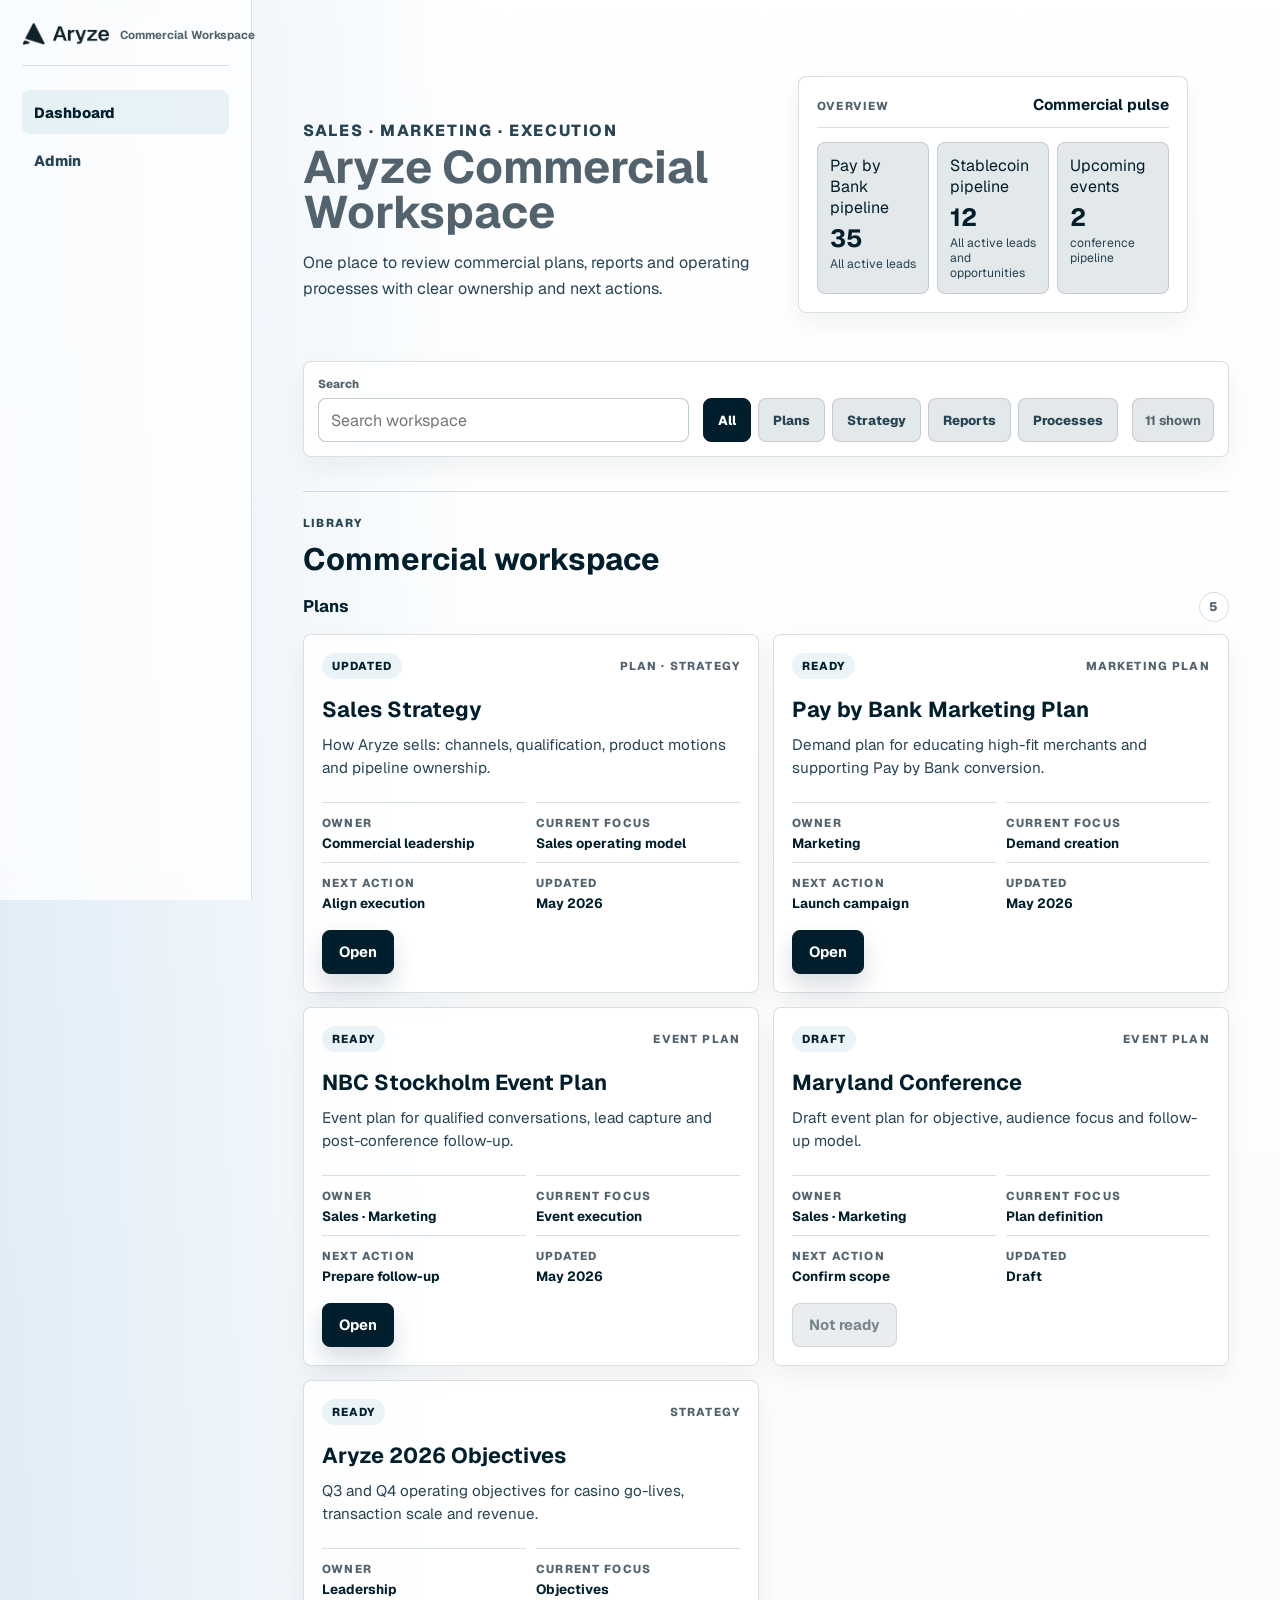
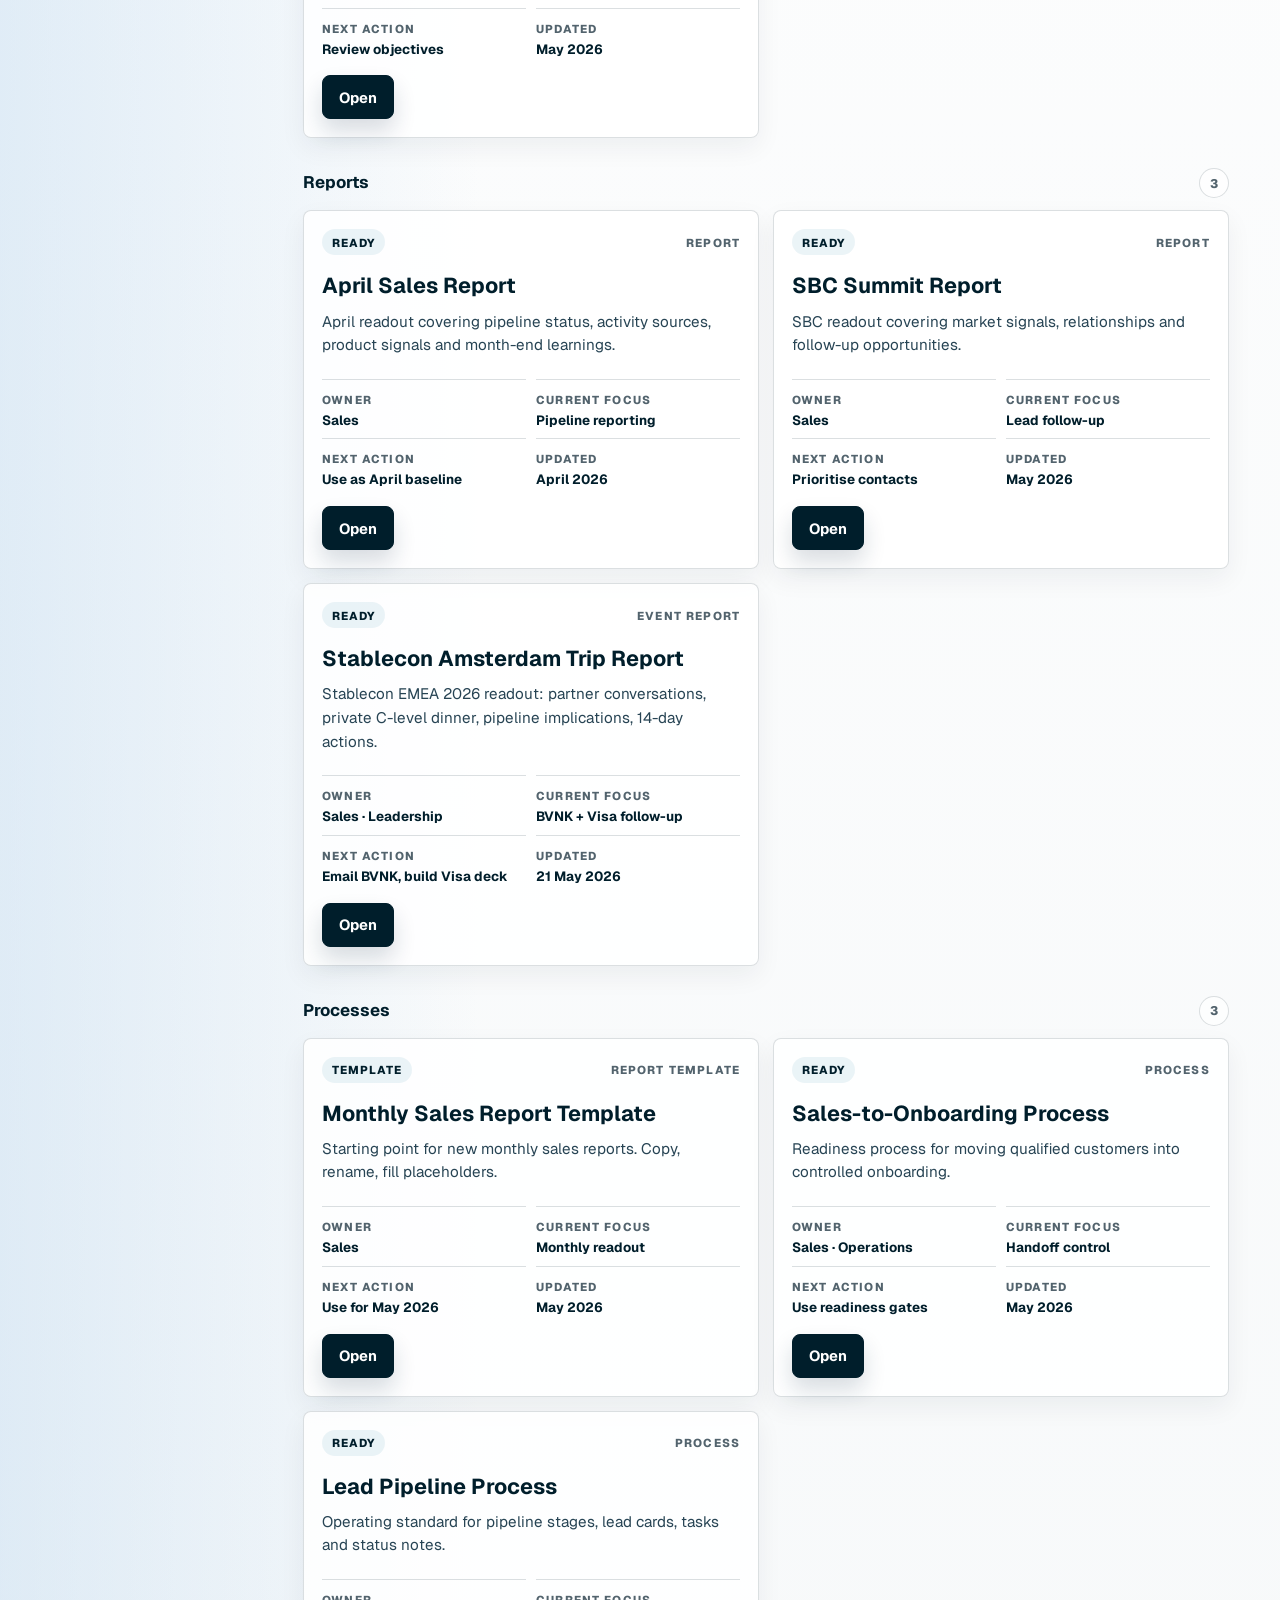
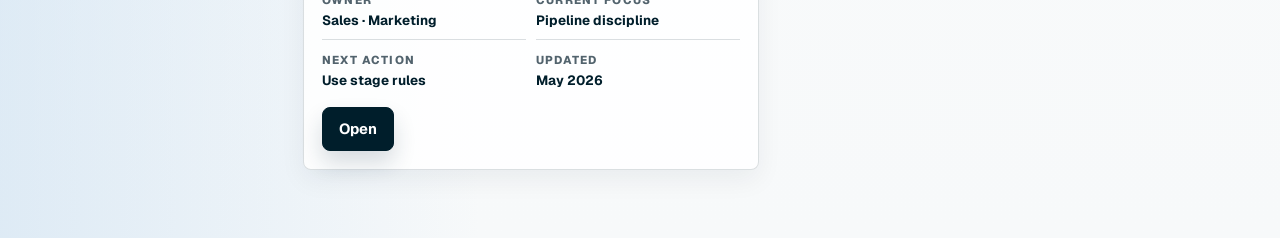
<file: index.html>
<!doctype html>
<html lang="en">
  <head>
    <meta charset="utf-8" />
    <meta name="viewport" content="width=device-width, initial-scale=1" />
    <title>Aryze Commercial Workspace</title>
    <meta
      name="description"
      content="Internal Aryze workspace for commercial plans, reports, priorities and operating processes."
    />
    <link rel="preconnect" href="https://fonts.googleapis.com" />
    <link rel="preconnect" href="https://fonts.gstatic.com" crossorigin />
    <link
      href="https://fonts.googleapis.com/css2?family=Geist:wght@400;500;700;800&display=swap"
      rel="stylesheet"
    />
    <link rel="stylesheet" href="./styles.css" />
  </head>
  <body>
    <div class="app-shell">
      <aside class="sidebar" aria-label="Primary navigation">
        <a class="brand" href="#dashboard" aria-label="Aryze Commercial Workspace">
          <img class="brand-logo" src="./assets/aryze-logo-wordmark.png" alt="Aryze" />
          <span>
            <small>Commercial Workspace</small>
          </span>
        </a>

        <nav class="side-nav">
          <a href="#dashboard" class="is-active">Dashboard</a>
          <button class="admin-button" id="adminOpenButton" type="button">Admin</button>
        </nav>
      </aside>

      <main>
        <section class="hero" id="dashboard">
          <div class="hero-copy">
            <p class="eyebrow">Sales · Marketing · Execution</p>
            <h1>Aryze Commercial Workspace</h1>
            <p>
              One place to review commercial plans, reports and operating
              processes with clear ownership and next actions.
            </p>
          </div>

          <aside class="snapshot-card" aria-label="Dashboard overview">
            <div class="snapshot-head">
              <span>Overview</span>
              <strong>Commercial pulse</strong>
            </div>
            <div class="snapshot-grid">
              <article>
                <span>Pay by Bank pipeline</span>
                <strong id="snapshotPayBankLeads">0</strong>
                <small>All active leads</small>
              </article>
              <article>
                <span>Stablecoin pipeline</span>
                <strong id="snapshotStablecoinOpportunities">0</strong>
                <small>All active leads and opportunities</small>
              </article>
              <article>
                <span>Upcoming events</span>
                <strong id="snapshotEvents">0</strong>
                <small>conference pipeline</small>
              </article>
            </div>
          </aside>
        </section>

        <section class="toolbar" aria-label="Search and filter">
          <label class="search-box">
            <span>Search</span>
            <input
              id="searchInput"
              type="search"
              placeholder="Search workspace"
              autocomplete="off"
            />
          </label>

          <div class="filter-group" aria-label="Filter by type">
            <button class="filter-button is-active" type="button" data-filter="all">All</button>
            <button class="filter-button" type="button" data-filter="plan">Plans</button>
            <button class="filter-button" type="button" data-filter="strategy">Strategy</button>
            <button class="filter-button" type="button" data-filter="report">Reports</button>
            <button class="filter-button" type="button" data-filter="process">Processes</button>
          </div>

          <output class="result-count" id="resultCount" aria-live="polite">9 shown</output>
        </section>

        <section class="workspace-section" id="library">
          <div class="section-head">
            <div>
              <p class="eyebrow">Library</p>
              <h2>Commercial workspace</h2>
            </div>
          </div>

          <div class="workspace-groups" id="workspaceGrid">
            <section class="workspace-group" data-group>
              <div class="workspace-group-head">
                <h3>Plans</h3>
                <span>5</span>
              </div>
              <div class="workspace-grid">
                <article
                  class="workspace-card"
                  data-id="sales-strategy"
                  data-category="plan strategy"
                  data-title="sales strategy commercial operating model qualification ownership progression"
                >
                  <div class="card-topline">
                    <span class="status-pill">Updated</span>
                    <span>Plan · Strategy</span>
                  </div>
                  <h3>Sales Strategy</h3>
                  <p>How Aryze sells: channels, qualification, product motions and pipeline ownership.</p>
                  <dl class="card-facts">
                    <div><dt>Owner</dt><dd>Commercial leadership</dd></div>
                    <div><dt>Current focus</dt><dd>Sales operating model</dd></div>
                    <div><dt>Next action</dt><dd>Align execution</dd></div>
                    <div><dt>Updated</dt><dd>May 2026</dd></div>
                  </dl>
                  <div class="card-actions">
                    <a class="button primary" href="./reports/sales-strategy.html">Open</a>
                  </div>
                </article>

                <article
                  class="workspace-card"
                  data-id="pay-by-bank-marketing"
                  data-category="plan"
                  data-title="pay by bank marketing plan campaign lead generation linkedin brevo seo"
                >
                  <div class="card-topline">
                    <span class="status-pill">Ready</span>
                    <span>Marketing plan</span>
                  </div>
                  <h3>Pay by Bank Marketing Plan</h3>
                  <p>Demand plan for educating high-fit merchants and supporting Pay by Bank conversion.</p>
                  <dl class="card-facts">
                    <div><dt>Owner</dt><dd>Marketing</dd></div>
                    <div><dt>Current focus</dt><dd>Demand creation</dd></div>
                    <div><dt>Next action</dt><dd>Launch campaign</dd></div>
                    <div><dt>Updated</dt><dd>May 2026</dd></div>
                  </dl>
                  <div class="card-actions">
                    <a class="button primary" href="./reports/pay-by-bank-marketing-plan.html">Open</a>
                  </div>
                </article>

                <article
                  class="workspace-card"
                  data-id="nbc-stockholm-event"
                  data-category="plan"
                  data-title="nbc stockholm event marketing plan booth lead capture mini golf brevo"
                  data-event="1"
                >
                  <div class="card-topline">
                    <span class="status-pill">Ready</span>
                    <span>Event plan</span>
                  </div>
                  <h3>NBC Stockholm Event Plan</h3>
                  <p>Event plan for qualified conversations, lead capture and post-conference follow-up.</p>
                  <dl class="card-facts">
                    <div><dt>Owner</dt><dd>Sales · Marketing</dd></div>
                    <div><dt>Current focus</dt><dd>Event execution</dd></div>
                    <div><dt>Next action</dt><dd>Prepare follow-up</dd></div>
                    <div><dt>Updated</dt><dd>May 2026</dd></div>
                  </dl>
                  <div class="card-actions">
                    <a class="button primary" href="./reports/nbc-stockholm-marketing-plan.html">Open</a>
                  </div>
                </article>

                <article
                  class="workspace-card"
                  data-id="maryland-conference"
                  data-category="plan"
                  data-title="maryland conference event plan draft sales marketing conference"
                  data-event="1"
                >
                  <div class="card-topline">
                    <span class="status-pill">Draft</span>
                    <span>Event plan</span>
                  </div>
                  <h3>Maryland Conference</h3>
                  <p>Draft event plan for objective, audience focus and follow-up model.</p>
                  <dl class="card-facts">
                    <div><dt>Owner</dt><dd>Sales · Marketing</dd></div>
                    <div><dt>Current focus</dt><dd>Plan definition</dd></div>
                    <div><dt>Next action</dt><dd>Confirm scope</dd></div>
                    <div><dt>Updated</dt><dd>Draft</dd></div>
                  </dl>
                  <div class="card-actions">
                    <span class="button secondary is-disabled" aria-disabled="true">Not ready</span>
                  </div>
                </article>

                <article
                  class="workspace-card"
                  data-id="aryze-objectives"
                  data-category="plan strategy"
                  data-title="aryze 2026 objectives okr goals strategy casino transactions revenue"
                >
                  <div class="card-topline">
                    <span class="status-pill">Ready</span>
                    <span>Strategy</span>
                  </div>
                  <h3>Aryze 2026 Objectives</h3>
                  <p>Q3 and Q4 operating objectives for casino go-lives, transaction scale and revenue.</p>
                  <dl class="card-facts">
                    <div><dt>Owner</dt><dd>Leadership</dd></div>
                    <div><dt>Current focus</dt><dd>Objectives</dd></div>
                    <div><dt>Next action</dt><dd>Review objectives</dd></div>
                    <div><dt>Updated</dt><dd>May 2026</dd></div>
                  </dl>
                  <div class="card-actions">
                    <a class="button primary" href="./reports/aryze-objectives.html">Open</a>
                  </div>
                </article>
              </div>
            </section>

            <section class="workspace-group" data-group>
              <div class="workspace-group-head">
                <h3>Reports</h3>
                <span>3</span>
              </div>
              <div class="workspace-grid compact-grid">
                <article
                  class="workspace-card"
                  data-id="april-sales-report"
                  data-category="report"
                  data-title="april sales report pay by bank stablecoin pipeline commercial report"
                  data-pay-bank-leads="19"
                  data-stablecoin-opportunities="12"
                >
                  <div class="card-topline">
                    <span class="status-pill">Ready</span>
                    <span>Report</span>
                  </div>
                  <h3>April Sales Report</h3>
                  <p>April readout covering pipeline status, activity sources, product signals and month-end learnings.</p>
                  <dl class="card-facts">
                    <div><dt>Owner</dt><dd>Sales</dd></div>
                    <div><dt>Current focus</dt><dd>Pipeline reporting</dd></div>
                    <div><dt>Next action</dt><dd>Use as April baseline</dd></div>
                    <div><dt>Updated</dt><dd>April 2026</dd></div>
                  </dl>
                  <div class="card-actions">
                    <a class="button primary" href="./reports/april-sales-report.html">Open</a>
                  </div>
                </article>

                <article
                  class="workspace-card"
                  data-id="sbc-summit-report"
                  data-category="report"
                  data-title="sbc summit report market access pipeline commercial leverage"
                  data-pay-bank-leads="16"
                >
                  <div class="card-topline">
                    <span class="status-pill">Ready</span>
                    <span>Report</span>
                  </div>
                  <h3>SBC Summit Report</h3>
                  <p>SBC readout covering market signals, relationships and follow-up opportunities.</p>
                  <dl class="card-facts">
                    <div><dt>Owner</dt><dd>Sales</dd></div>
                    <div><dt>Current focus</dt><dd>Lead follow-up</dd></div>
                    <div><dt>Next action</dt><dd>Prioritise contacts</dd></div>
                    <div><dt>Updated</dt><dd>May 2026</dd></div>
                  </dl>
                  <div class="card-actions">
                    <a class="button primary" href="./reports/sbc-report/index.html">Open</a>
                  </div>
                </article>

                <article
                  class="workspace-card"
                  data-id="stablecon-amsterdam-report"
                  data-category="report"
                  data-title="stablecon amsterdam emea 2026 trip report visa bvnk mastercard ripple quantoz rabobank utila aleo sumsub dinner"
                >
                  <div class="card-topline">
                    <span class="status-pill">Ready</span>
                    <span>Event report</span>
                  </div>
                  <h3>Stablecon Amsterdam Trip Report</h3>
                  <p>Stablecon EMEA 2026 readout: partner conversations, private C-level dinner, pipeline implications, 14-day actions.</p>
                  <dl class="card-facts">
                    <div><dt>Owner</dt><dd>Sales · Leadership</dd></div>
                    <div><dt>Current focus</dt><dd>BVNK + Visa follow-up</dd></div>
                    <div><dt>Next action</dt><dd>Email BVNK, build Visa deck</dd></div>
                    <div><dt>Updated</dt><dd>21 May 2026</dd></div>
                  </dl>
                  <div class="card-actions">
                    <a class="button primary" href="./reports/stablecon-amsterdam-report/index.html">Open</a>
                  </div>
                </article>
              </div>
            </section>

            <section class="workspace-group" data-group>
              <div class="workspace-group-head">
                <h3>Processes</h3>
                <span>3</span>
              </div>
              <div class="workspace-grid compact-grid">
                <article
                  class="workspace-card"
                  data-id="monthly-sales-report-template"
                  data-category="process"
                  data-title="monthly sales report template copy may june stage pipeline placeholder"
                >
                  <div class="card-topline">
                    <span class="status-pill">Template</span>
                    <span>Report template</span>
                  </div>
                  <h3>Monthly Sales Report Template</h3>
                  <p>Starting point for new monthly sales reports. Copy, rename, fill placeholders.</p>
                  <dl class="card-facts">
                    <div><dt>Owner</dt><dd>Sales</dd></div>
                    <div><dt>Current focus</dt><dd>Monthly readout</dd></div>
                    <div><dt>Next action</dt><dd>Use for May 2026</dd></div>
                    <div><dt>Updated</dt><dd>May 2026</dd></div>
                  </dl>
                  <div class="card-actions">
                    <a class="button primary" href="./reports/monthly-sales-report-template.html">Open</a>
                  </div>
                </article>

                <article
                  class="workspace-card"
                  data-id="sales-onboarding-process"
                  data-category="process"
                  data-title="sales onboarding process operating model handoff readiness"
                >
                  <div class="card-topline">
                    <span class="status-pill">Ready</span>
                    <span>Process</span>
                  </div>
                  <h3>Sales-to-Onboarding Process</h3>
                  <p>Readiness process for moving qualified customers into controlled onboarding.</p>
                  <dl class="card-facts">
                    <div><dt>Owner</dt><dd>Sales · Operations</dd></div>
                    <div><dt>Current focus</dt><dd>Handoff control</dd></div>
                    <div><dt>Next action</dt><dd>Use readiness gates</dd></div>
                    <div><dt>Updated</dt><dd>May 2026</dd></div>
                  </dl>
                  <div class="card-actions">
                    <a class="button primary" href="./reports/sales-onboarding.html">Open</a>
                  </div>
                </article>

                <article
                  class="workspace-card"
                  data-id="lead-pipeline-process"
                  data-category="process"
                  data-title="lead pipeline process stages cards tasks notes board"
                >
                  <div class="card-topline">
                    <span class="status-pill">Ready</span>
                    <span>Process</span>
                  </div>
                  <h3>Lead Pipeline Process</h3>
                  <p>Operating standard for pipeline stages, lead cards, tasks and status notes.</p>
                  <dl class="card-facts">
                    <div><dt>Owner</dt><dd>Sales · Marketing</dd></div>
                    <div><dt>Current focus</dt><dd>Pipeline discipline</dd></div>
                    <div><dt>Next action</dt><dd>Use stage rules</dd></div>
                    <div><dt>Updated</dt><dd>May 2026</dd></div>
                  </dl>
                  <div class="card-actions">
                    <a class="button primary" href="./reports/lead-pipeline-process.html">Open</a>
                  </div>
                </article>
              </div>
            </section>
          </div>

          <p class="empty-state" id="emptyState" hidden>No matching items.</p>
        </section>
      </main>
    </div>

    <div class="admin-backdrop" id="adminBackdrop" hidden></div>

    <section class="admin-modal" id="adminModal" aria-labelledby="adminTitle" hidden>
      <div class="admin-modal-head">
        <div>
          <p class="eyebrow">Admin access</p>
          <h2 id="adminTitle">Unlock dashboard editing</h2>
        </div>
        <button class="icon-button" id="adminCloseButton" type="button" aria-label="Close admin login">×</button>
      </div>
      <form class="admin-form" id="adminLoginForm">
        <label>
          <span>Email</span>
          <input id="adminEmail" type="email" autocomplete="username" required />
        </label>
        <label>
          <span>Password</span>
          <input id="adminPassword" type="password" autocomplete="current-password" required />
        </label>
        <p class="admin-message" id="adminMessage" aria-live="polite"></p>
        <button class="button primary" type="submit">Unlock admin mode</button>
      </form>
    </section>

    <section class="admin-panel" id="adminPanel" hidden>
      <div>
        <strong>Admin mode</strong>
        <span>Changes are saved in this browser.</span>
      </div>
      <button class="button secondary" id="adminLogoutButton" type="button">Log out</button>
    </section>

    <script src="./script.js"></script>
  </body>
</html>
</file>
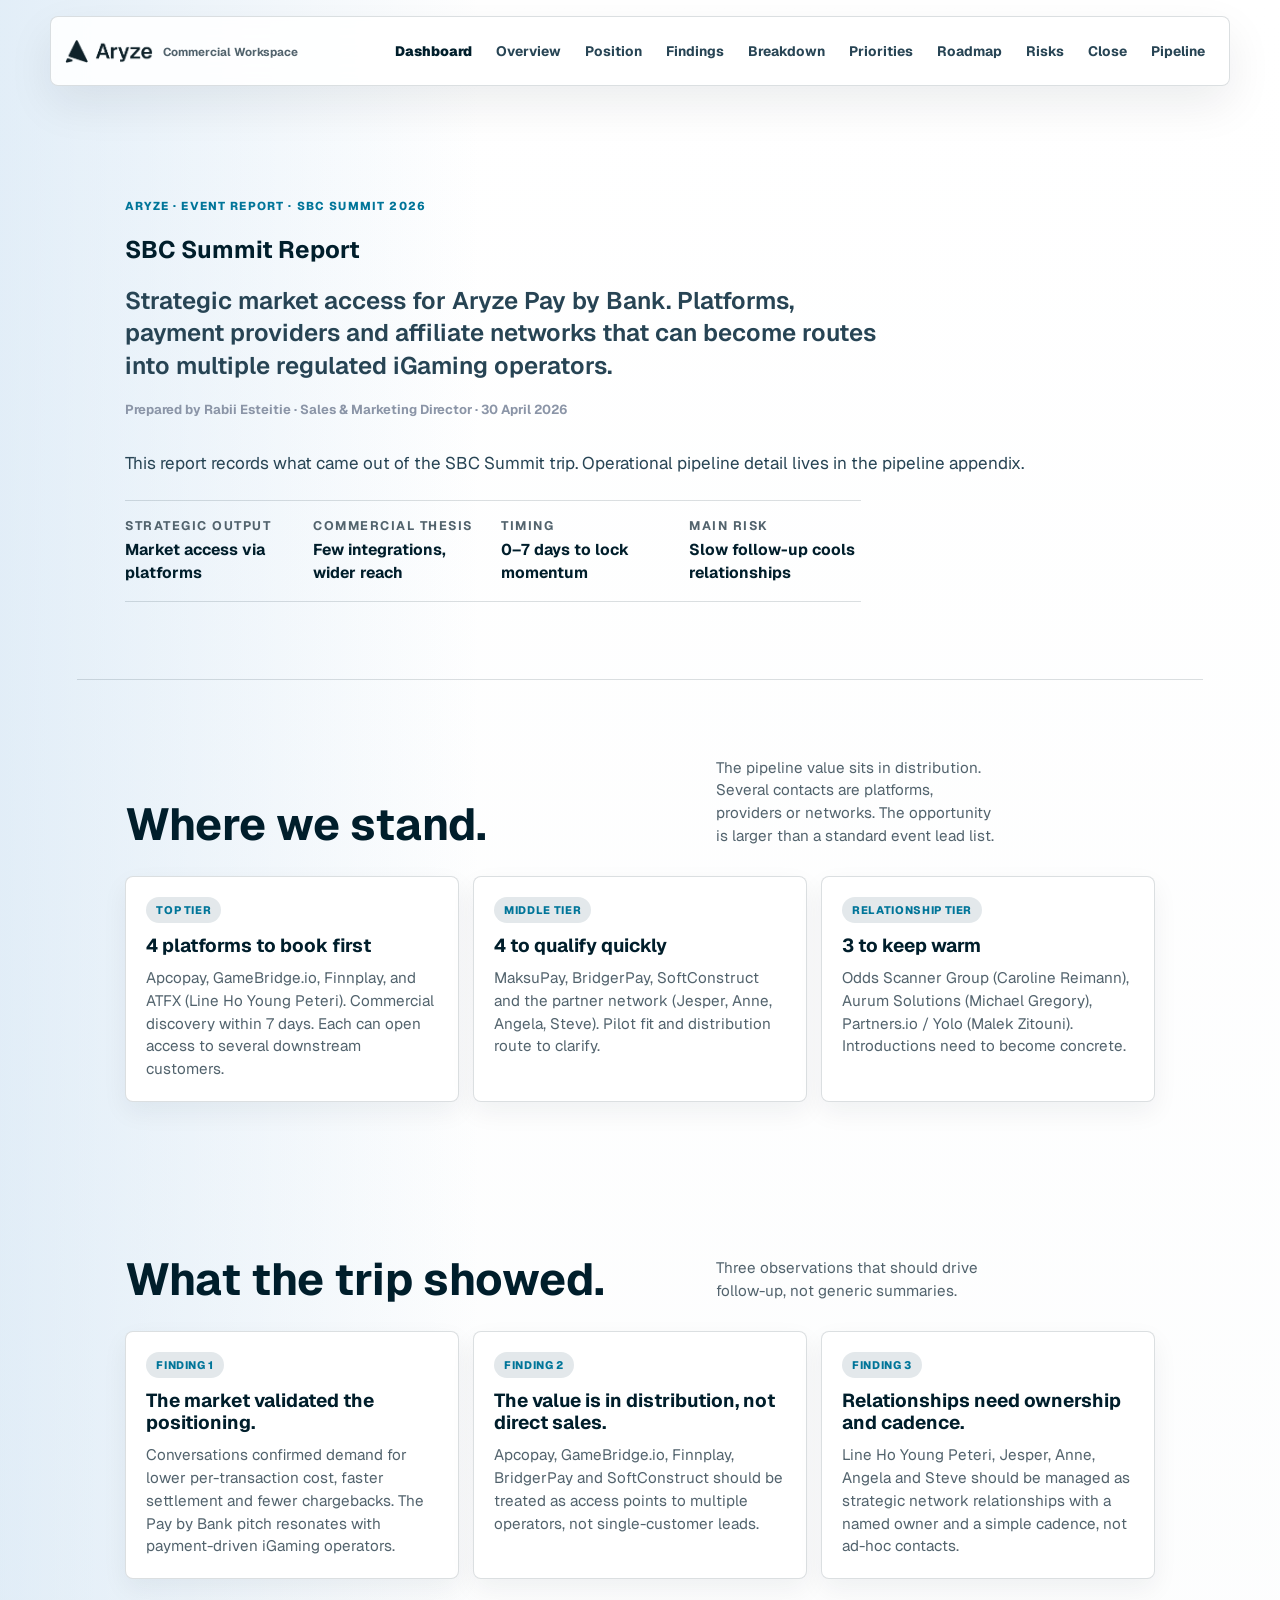
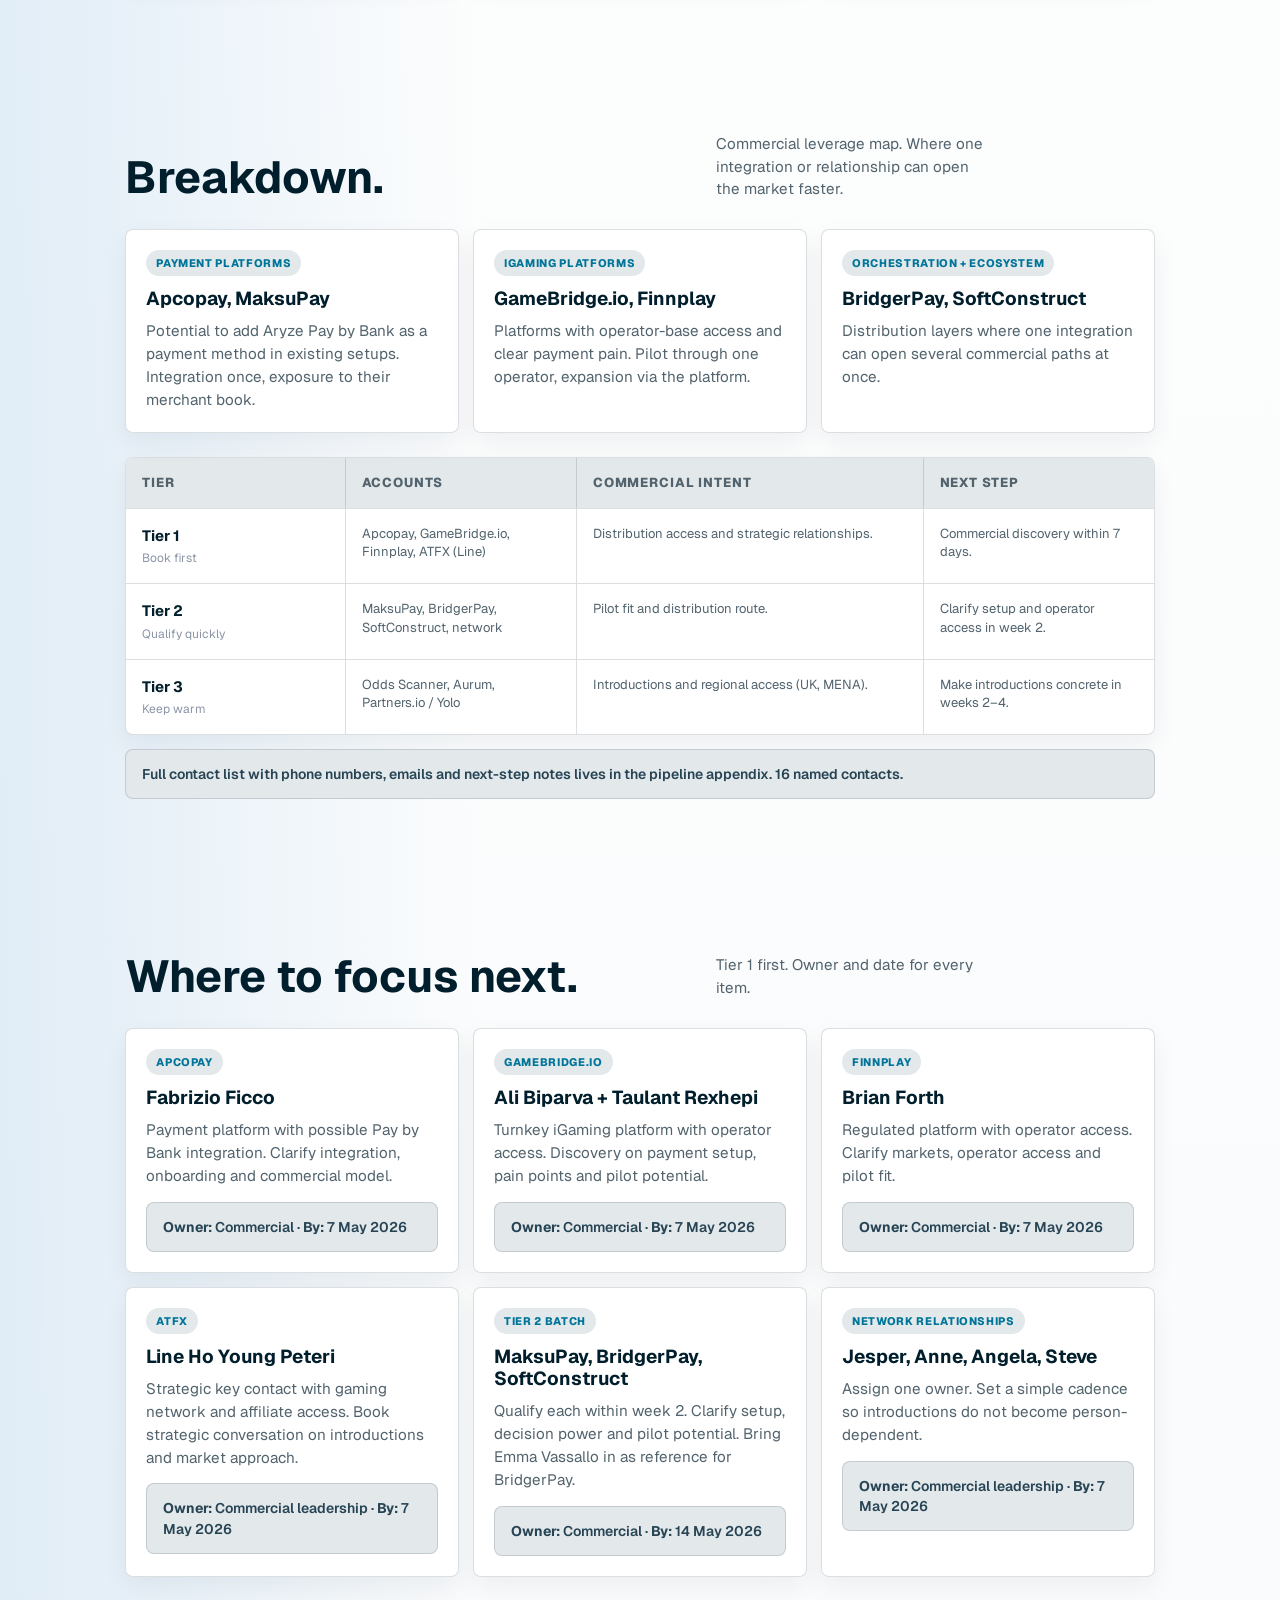
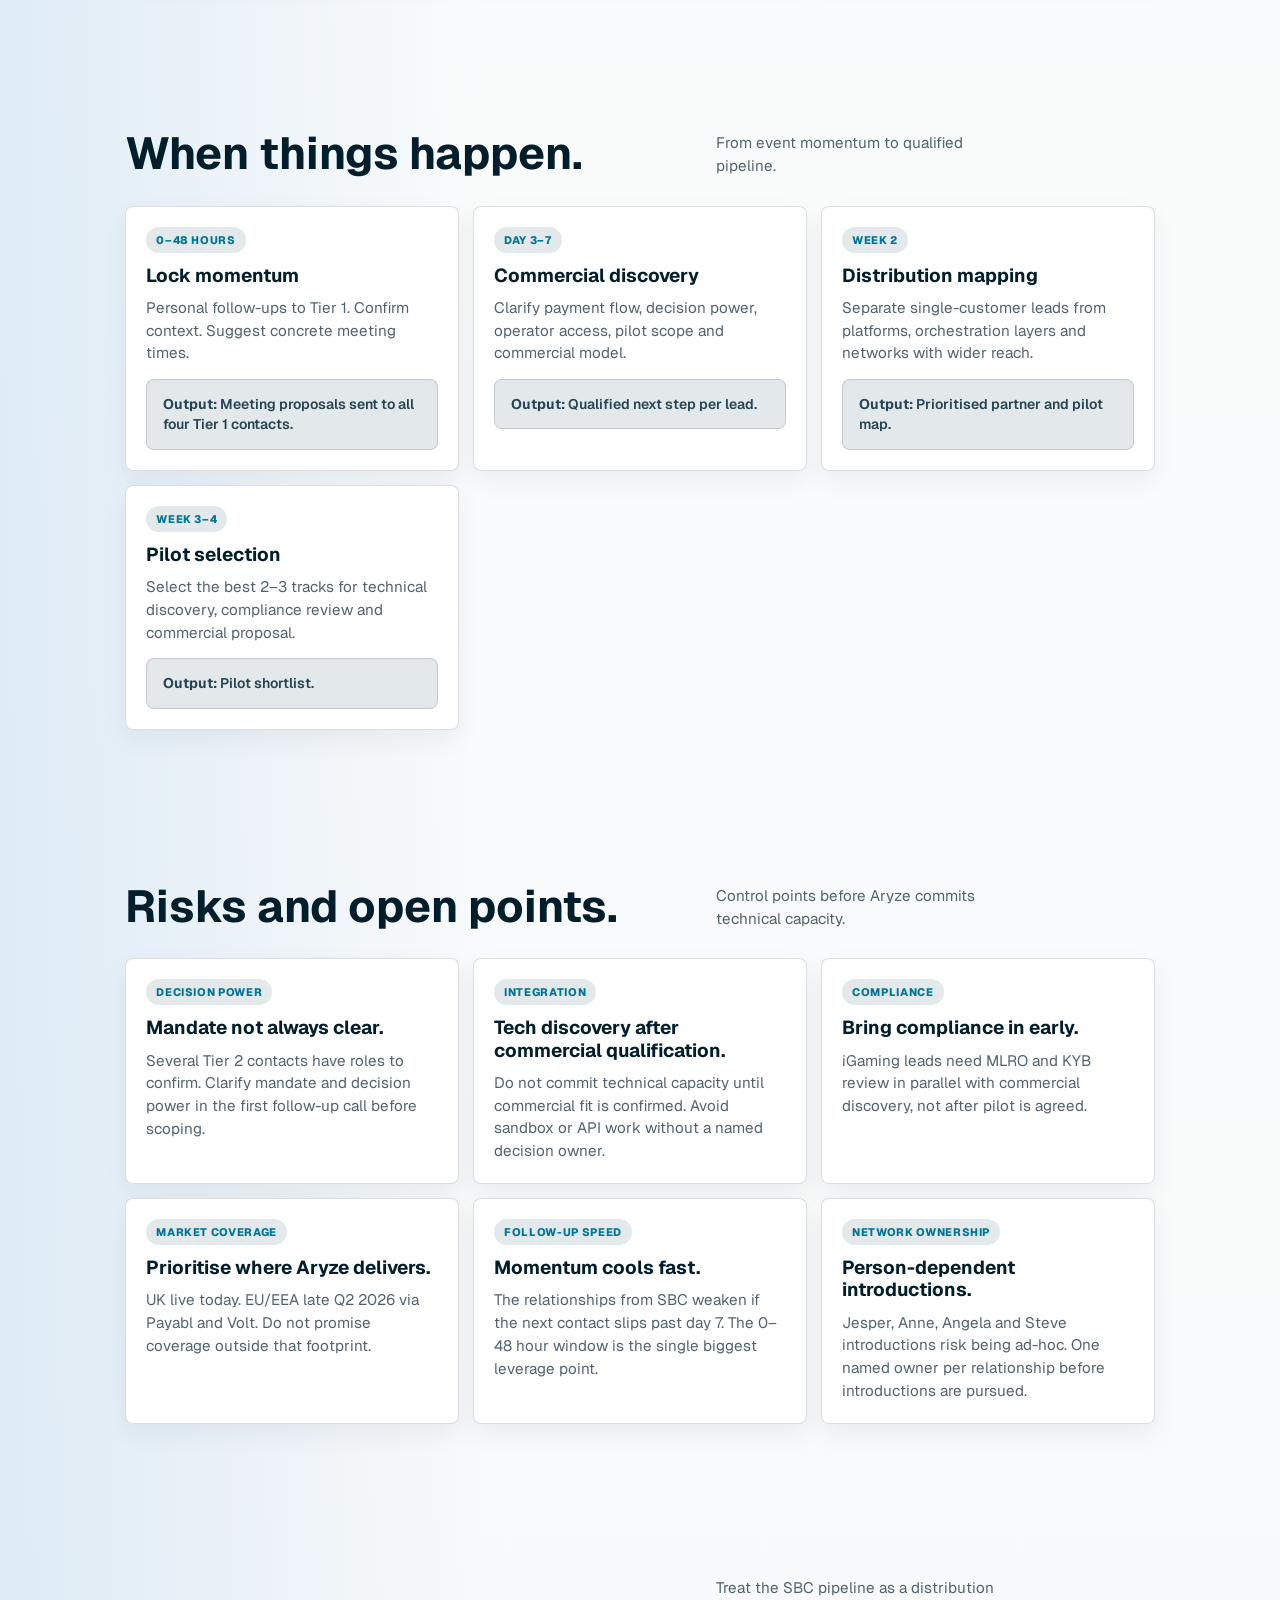
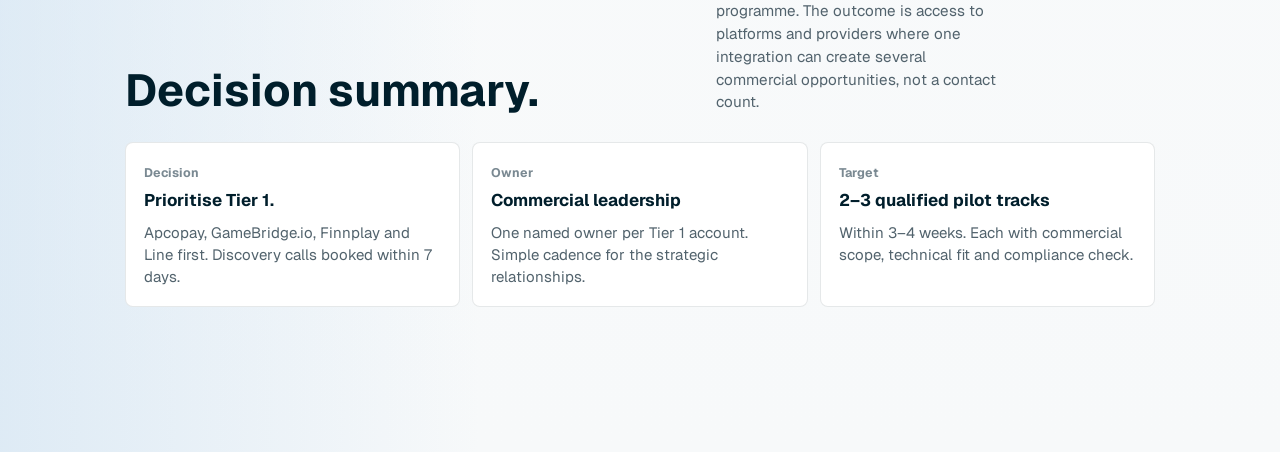
<file: reports/sbc-report/index.html>
<!doctype html>
<html lang="en">
<head>
  <meta charset="utf-8">
  <meta name="viewport" content="width=device-width, initial-scale=1">
  <title>SBC Summit Report | Aryze</title>
  <meta name="description" content="SBC Summit 2026 event report covering market access, pipeline tiers and Pay by Bank follow-up.">
  <link rel="preconnect" href="https://fonts.googleapis.com">
  <link rel="preconnect" href="https://fonts.gstatic.com" crossorigin>
  <link href="https://fonts.googleapis.com/css2?family=Geist:wght@400;500;700;800&display=swap" rel="stylesheet">
  <link rel="stylesheet" href="../../styles.css">
</head>
<body>
  <header class="topbar">
    <a class="brand" href="../../index.html#dashboard" aria-label="Aryze Commercial Workspace"><img class="brand-logo" src="../../assets/aryze-logo-wordmark.png" alt="Aryze"><span><small>Commercial Workspace</small></span></a>
    <nav class="nav">
      <a href="../../index.html#dashboard">Dashboard</a>
      <a href="#top">Overview</a>
      <a href="#position">Position</a>
      <a href="#findings">Findings</a>
      <a href="#breakdown">Breakdown</a>
      <a href="#priorities">Priorities</a>
      <a href="#roadmap">Roadmap</a>
      <a href="#risks">Risks</a>
      <a href="#close">Close</a>
      <a href="pipeline.html">Pipeline</a>
    </nav>
  </header>

  <main id="top">

    <!-- 1. HERO -->
    <section class="section cover">
      <div class="section-inner">
        <div class="cover-top">
          <div>
            <p class="eyebrow">Aryze &middot; Event Report &middot; SBC Summit 2026</p>
            <h1>SBC Summit Report</h1>
            <p class="subtitle">Strategic market access for Aryze Pay by Bank. Platforms, payment providers and affiliate networks that can become routes into multiple regulated iGaming operators.</p>
            <p class="meta">Prepared by Rabii Esteitie &middot; Sales &amp; Marketing Director &middot; 30 April 2026</p>
          </div>
        </div>
        <p class="copy">This report records what came out of the SBC Summit trip. Operational pipeline detail lives in the <a href="pipeline.html">pipeline appendix</a>.</p>
        <div class="brief-strip" aria-label="Executive brief">
          <article><span>Strategic output</span><strong>Market access via platforms</strong></article>
          <article><span>Commercial thesis</span><strong>Few integrations, wider reach</strong></article>
          <article><span>Timing</span><strong>0&ndash;7 days to lock momentum</strong></article>
          <article><span>Main risk</span><strong>Slow follow-up cools relationships</strong></article>
        </div>
      </div>
    </section>

    <!-- 2. POSITION -->
    <section class="section" id="position">
      <div class="section-inner">
        <div class="section-title"><h2>Where we stand.</h2><p>The pipeline value sits in distribution. Several contacts are platforms, providers or networks. The opportunity is larger than a standard event lead list.</p></div>

        <div class="cards-3">
          <article class="card" style="--accent:var(--blue)">
            <span>Top tier</span>
            <h3>4 platforms to book first</h3>
            <p>Apcopay, GameBridge.io, Finnplay, and ATFX (Line Ho Young Peteri). Commercial discovery within 7 days. Each can open access to several downstream customers.</p>
          </article>
          <article class="card" style="--accent:var(--teal)">
            <span>Middle tier</span>
            <h3>4 to qualify quickly</h3>
            <p>MaksuPay, BridgerPay, SoftConstruct and the partner network (Jesper, Anne, Angela, Steve). Pilot fit and distribution route to clarify.</p>
          </article>
          <article class="card" style="--accent:var(--gold)">
            <span>Relationship tier</span>
            <h3>3 to keep warm</h3>
            <p>Odds Scanner Group (Caroline Reimann), Aurum Solutions (Michael Gregory), Partners.io / Yolo (Malek Zitouni). Introductions need to become concrete.</p>
          </article>
        </div>
      </div>
    </section>

    <!-- 3. FINDINGS -->
    <section class="section" id="findings">
      <div class="section-inner">
        <div class="section-title"><h2>What the trip showed.</h2><p>Three observations that should drive follow-up, not generic summaries.</p></div>

        <div class="cards-3">
          <article class="card">
            <span>Finding 1</span>
            <h3>The market validated the positioning.</h3>
            <p>Conversations confirmed demand for lower per-transaction cost, faster settlement and fewer chargebacks. The Pay by Bank pitch resonates with payment-driven iGaming operators.</p>
          </article>
          <article class="card">
            <span>Finding 2</span>
            <h3>The value is in distribution, not direct sales.</h3>
            <p>Apcopay, GameBridge.io, Finnplay, BridgerPay and SoftConstruct should be treated as access points to multiple operators, not single-customer leads.</p>
          </article>
          <article class="card">
            <span>Finding 3</span>
            <h3>Relationships need ownership and cadence.</h3>
            <p>Line Ho Young Peteri, Jesper, Anne, Angela and Steve should be managed as strategic network relationships with a named owner and a simple cadence, not ad-hoc contacts.</p>
          </article>
        </div>
      </div>
    </section>

    <!-- 4. BREAKDOWN -->
    <section class="section" id="breakdown">
      <div class="section-inner">
        <div class="section-title"><h2>Breakdown.</h2><p>Commercial leverage map. Where one integration or relationship can open the market faster.</p></div>

        <div class="cards-3">
          <article class="card" style="--accent:var(--blue)">
            <span>Payment platforms</span>
            <h3>Apcopay, MaksuPay</h3>
            <p>Potential to add Aryze Pay by Bank as a payment method in existing setups. Integration once, exposure to their merchant book.</p>
          </article>
          <article class="card" style="--accent:var(--teal)">
            <span>iGaming platforms</span>
            <h3>GameBridge.io, Finnplay</h3>
            <p>Platforms with operator-base access and clear payment pain. Pilot through one operator, expansion via the platform.</p>
          </article>
          <article class="card" style="--accent:var(--gold)">
            <span>Orchestration + ecosystem</span>
            <h3>BridgerPay, SoftConstruct</h3>
            <p>Distribution layers where one integration can open several commercial paths at once.</p>
          </article>
        </div>

        <div class="matrix" style="margin-top:24px">
          <div class="row header"><div class="cell">Tier</div><div class="cell">Accounts</div><div class="cell">Commercial intent</div><div class="cell">Next step</div></div>
          <div class="row">
            <div class="cell"><strong>Tier 1</strong><em>Book first</em></div>
            <div class="cell">Apcopay, GameBridge.io, Finnplay, ATFX (Line)</div>
            <div class="cell">Distribution access and strategic relationships.</div>
            <div class="cell">Commercial discovery within 7 days.</div>
          </div>
          <div class="row">
            <div class="cell"><strong>Tier 2</strong><em>Qualify quickly</em></div>
            <div class="cell">MaksuPay, BridgerPay, SoftConstruct, network</div>
            <div class="cell">Pilot fit and distribution route.</div>
            <div class="cell">Clarify setup and operator access in week 2.</div>
          </div>
          <div class="row">
            <div class="cell"><strong>Tier 3</strong><em>Keep warm</em></div>
            <div class="cell">Odds Scanner, Aurum, Partners.io / Yolo</div>
            <div class="cell">Introductions and regional access (UK, MENA).</div>
            <div class="cell">Make introductions concrete in weeks 2&ndash;4.</div>
          </div>
        </div>

        <p class="note">Full contact list with phone numbers, emails and next-step notes lives in the <a href="pipeline.html">pipeline appendix</a>. 16 named contacts.</p>
      </div>
    </section>

    <!-- 5. PRIORITIES -->
    <section class="section" id="priorities">
      <div class="section-inner">
        <div class="section-title"><h2>Where to focus next.</h2><p>Tier 1 first. Owner and date for every item.</p></div>

        <div class="cards-3">
          <article class="card">
            <span>Apcopay</span>
            <h3>Fabrizio Ficco</h3>
            <p>Payment platform with possible Pay by Bank integration. Clarify integration, onboarding and commercial model.</p>
            <p class="note" style="margin-top:14px"><strong>Owner:</strong> Commercial &middot; <strong>By:</strong> 7 May 2026</p>
          </article>
          <article class="card">
            <span>GameBridge.io</span>
            <h3>Ali Biparva + Taulant Rexhepi</h3>
            <p>Turnkey iGaming platform with operator access. Discovery on payment setup, pain points and pilot potential.</p>
            <p class="note" style="margin-top:14px"><strong>Owner:</strong> Commercial &middot; <strong>By:</strong> 7 May 2026</p>
          </article>
          <article class="card">
            <span>Finnplay</span>
            <h3>Brian Forth</h3>
            <p>Regulated platform with operator access. Clarify markets, operator access and pilot fit.</p>
            <p class="note" style="margin-top:14px"><strong>Owner:</strong> Commercial &middot; <strong>By:</strong> 7 May 2026</p>
          </article>
        </div>
        <div class="cards-3" style="margin-top:14px">
          <article class="card">
            <span>ATFX</span>
            <h3>Line Ho Young Peteri</h3>
            <p>Strategic key contact with gaming network and affiliate access. Book strategic conversation on introductions and market approach.</p>
            <p class="note" style="margin-top:14px"><strong>Owner:</strong> Commercial leadership &middot; <strong>By:</strong> 7 May 2026</p>
          </article>
          <article class="card">
            <span>Tier 2 batch</span>
            <h3>MaksuPay, BridgerPay, SoftConstruct</h3>
            <p>Qualify each within week 2. Clarify setup, decision power and pilot potential. Bring Emma Vassallo in as reference for BridgerPay.</p>
            <p class="note" style="margin-top:14px"><strong>Owner:</strong> Commercial &middot; <strong>By:</strong> 14 May 2026</p>
          </article>
          <article class="card">
            <span>Network relationships</span>
            <h3>Jesper, Anne, Angela, Steve</h3>
            <p>Assign one owner. Set a simple cadence so introductions do not become person-dependent.</p>
            <p class="note" style="margin-top:14px"><strong>Owner:</strong> Commercial leadership &middot; <strong>By:</strong> 7 May 2026</p>
          </article>
        </div>
      </div>
    </section>

    <!-- 6. ROADMAP -->
    <section class="section" id="roadmap">
      <div class="section-inner">
        <div class="section-title"><h2>When things happen.</h2><p>From event momentum to qualified pipeline.</p></div>

        <div class="cards-3">
          <article class="card"><span>0&ndash;48 hours</span><h3>Lock momentum</h3><p>Personal follow-ups to Tier 1. Confirm context. Suggest concrete meeting times.</p><p class="note" style="margin-top:14px"><strong>Output:</strong> Meeting proposals sent to all four Tier 1 contacts.</p></article>
          <article class="card"><span>Day 3&ndash;7</span><h3>Commercial discovery</h3><p>Clarify payment flow, decision power, operator access, pilot scope and commercial model.</p><p class="note" style="margin-top:14px"><strong>Output:</strong> Qualified next step per lead.</p></article>
          <article class="card"><span>Week 2</span><h3>Distribution mapping</h3><p>Separate single-customer leads from platforms, orchestration layers and networks with wider reach.</p><p class="note" style="margin-top:14px"><strong>Output:</strong> Prioritised partner and pilot map.</p></article>
        </div>
        <div class="cards-3" style="margin-top:14px">
          <article class="card"><span>Week 3&ndash;4</span><h3>Pilot selection</h3><p>Select the best 2&ndash;3 tracks for technical discovery, compliance review and commercial proposal.</p><p class="note" style="margin-top:14px"><strong>Output:</strong> Pilot shortlist.</p></article>
        </div>
      </div>
    </section>

    <!-- 7. RISKS -->
    <section class="section" id="risks">
      <div class="section-inner">
        <div class="section-title"><h2>Risks and open points.</h2><p>Control points before Aryze commits technical capacity.</p></div>

        <div class="cards-3">
          <article class="card">
            <span>Decision power</span>
            <h3>Mandate not always clear.</h3>
            <p>Several Tier 2 contacts have roles to confirm. Clarify mandate and decision power in the first follow-up call before scoping.</p>
          </article>
          <article class="card">
            <span>Integration</span>
            <h3>Tech discovery after commercial qualification.</h3>
            <p>Do not commit technical capacity until commercial fit is confirmed. Avoid sandbox or API work without a named decision owner.</p>
          </article>
          <article class="card">
            <span>Compliance</span>
            <h3>Bring compliance in early.</h3>
            <p>iGaming leads need MLRO and KYB review in parallel with commercial discovery, not after pilot is agreed.</p>
          </article>
        </div>
        <div class="cards-3" style="margin-top:14px">
          <article class="card">
            <span>Market coverage</span>
            <h3>Prioritise where Aryze delivers.</h3>
            <p>UK live today. EU/EEA late Q2 2026 via Payabl and Volt. Do not promise coverage outside that footprint.</p>
          </article>
          <article class="card">
            <span>Follow-up speed</span>
            <h3>Momentum cools fast.</h3>
            <p>The relationships from SBC weaken if the next contact slips past day 7. The 0&ndash;48 hour window is the single biggest leverage point.</p>
          </article>
          <article class="card">
            <span>Network ownership</span>
            <h3>Person-dependent introductions.</h3>
            <p>Jesper, Anne, Angela and Steve introductions risk being ad-hoc. One named owner per relationship before introductions are pursued.</p>
          </article>
        </div>
      </div>
    </section>

    <!-- 8. CLOSE -->
    <section class="section" id="close">
      <div class="section-inner">
        <div class="section-title"><h2>Decision summary.</h2><p>Treat the SBC pipeline as a distribution programme. The outcome is access to platforms and providers where one integration can create several commercial opportunities, not a contact count.</p></div>

        <div class="decision-grid" aria-label="Decision summary">
          <article>
            <span>Decision</span>
            <strong>Prioritise Tier 1.</strong>
            <p>Apcopay, GameBridge.io, Finnplay and Line first. Discovery calls booked within 7 days.</p>
          </article>
          <article>
            <span>Owner</span>
            <strong>Commercial leadership</strong>
            <p>One named owner per Tier 1 account. Simple cadence for the strategic relationships.</p>
          </article>
          <article>
            <span>Target</span>
            <strong>2&ndash;3 qualified pilot tracks</strong>
            <p>Within 3&ndash;4 weeks. Each with commercial scope, technical fit and compliance check.</p>
          </article>
        </div>
      </div>
    </section>

  </main>
</body>
</html>
</file>
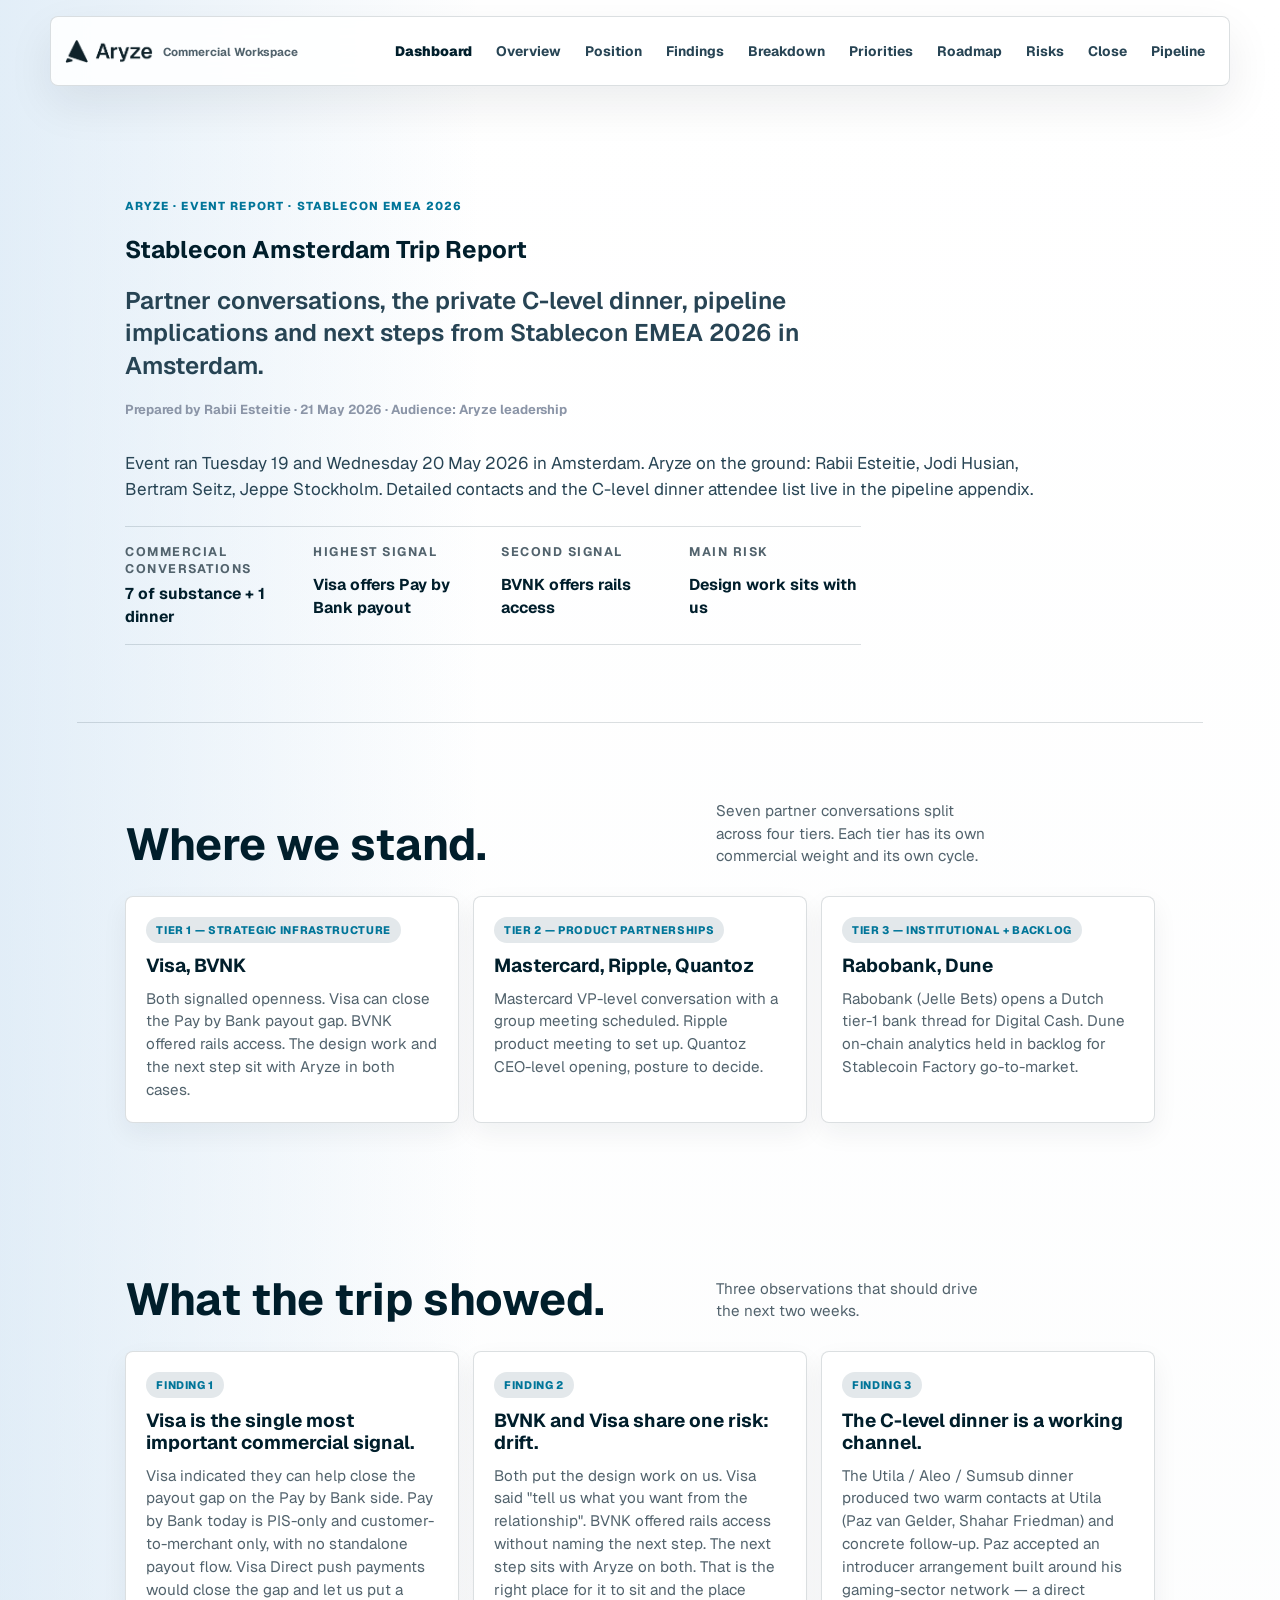
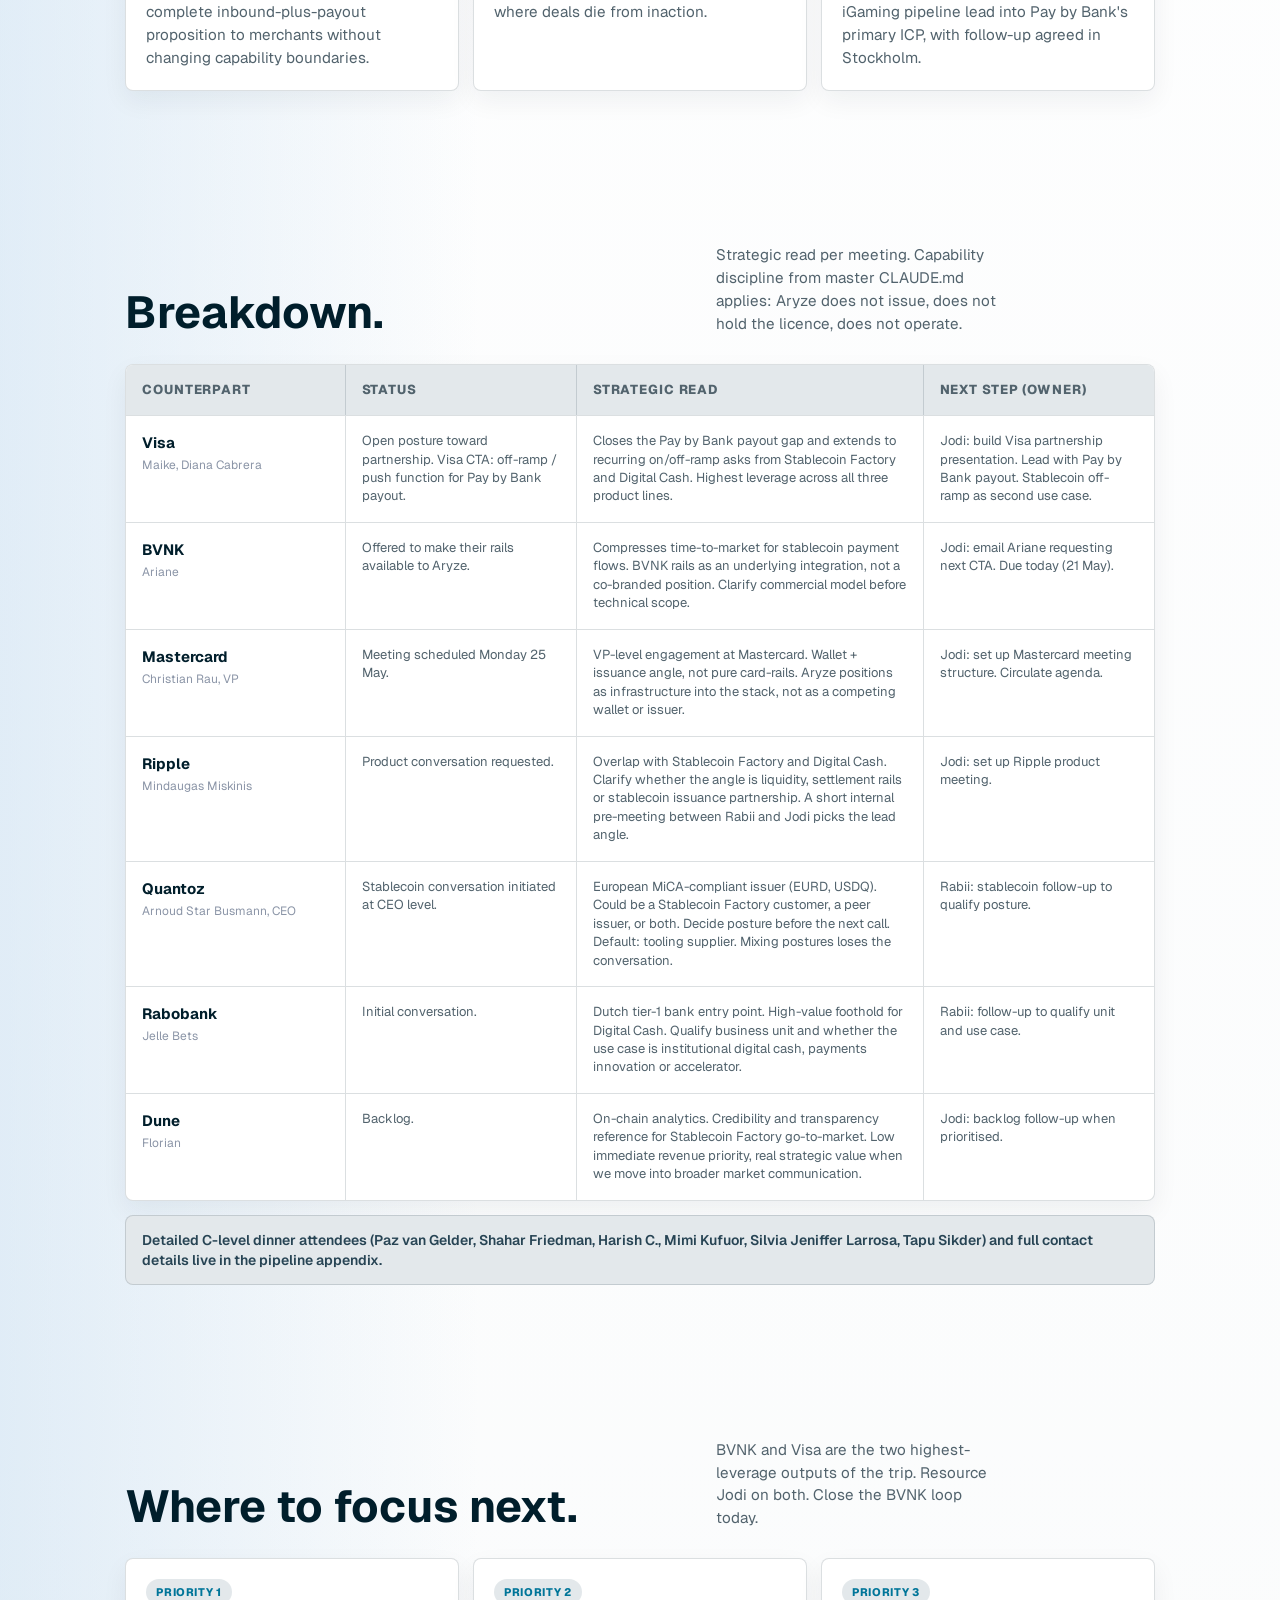
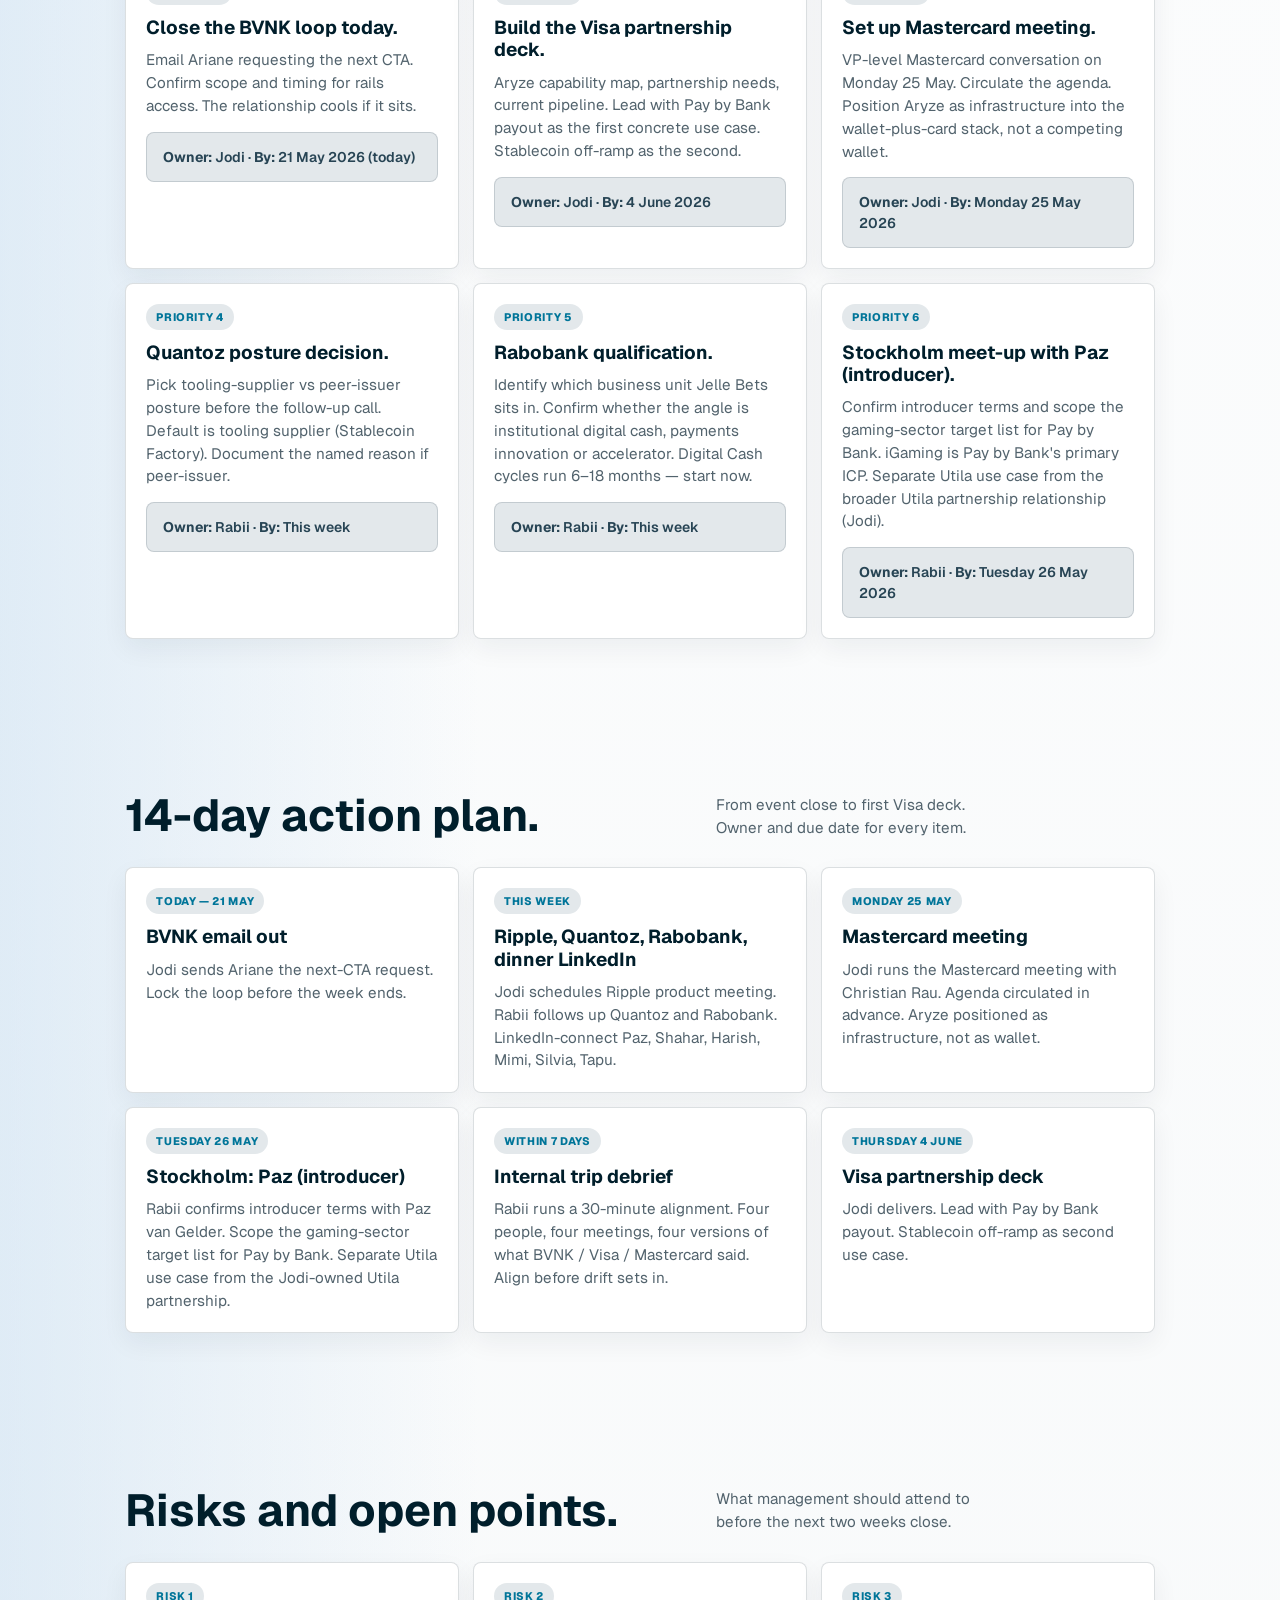
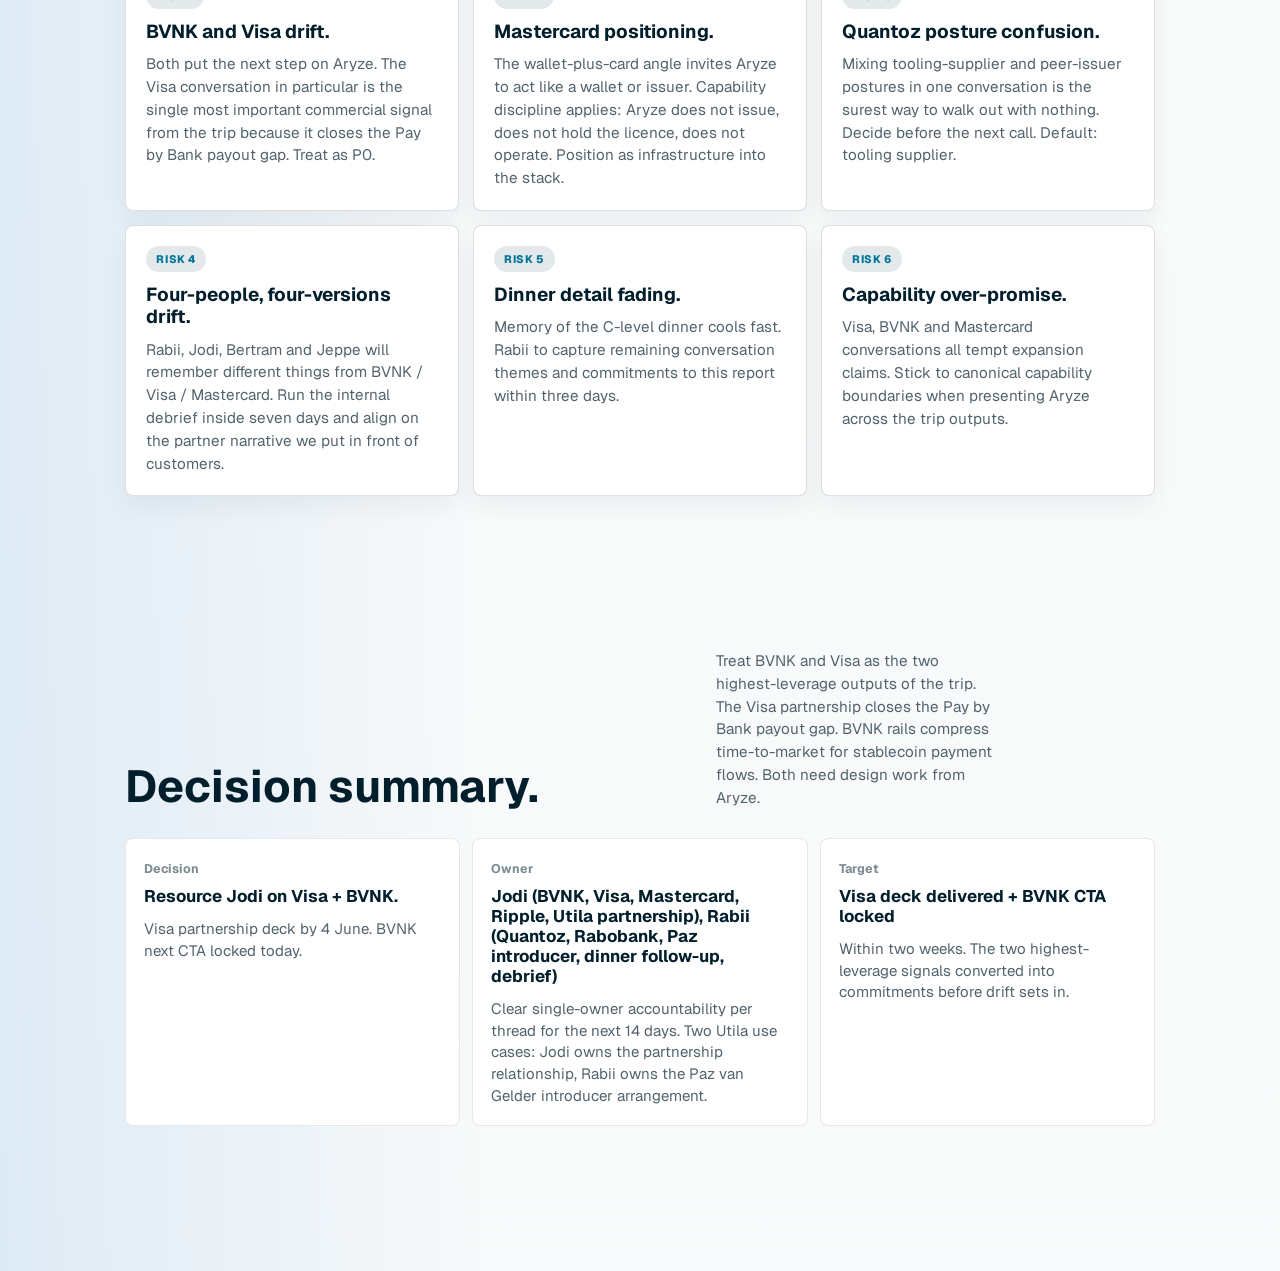
<file: reports/stablecon-amsterdam-report/index.html>
<!doctype html>
<html lang="en">
<head>
  <meta charset="utf-8">
  <meta name="viewport" content="width=device-width, initial-scale=1">
  <title>Stablecon Amsterdam Trip Report | Aryze</title>
  <meta name="description" content="Stablecon EMEA 2026 Amsterdam trip report: partner conversations, the private C-level dinner, pipeline implications and next steps.">
  <link rel="preconnect" href="https://fonts.googleapis.com">
  <link rel="preconnect" href="https://fonts.gstatic.com" crossorigin>
  <link href="https://fonts.googleapis.com/css2?family=Geist:wght@400;500;700;800&display=swap" rel="stylesheet">
  <link rel="stylesheet" href="../../styles.css">
</head>
<body>
  <header class="topbar">
    <a class="brand" href="../../index.html#dashboard" aria-label="Aryze Commercial Workspace"><img class="brand-logo" src="../../assets/aryze-logo-wordmark.png" alt="Aryze"><span><small>Commercial Workspace</small></span></a>
    <nav class="nav">
      <a href="../../index.html#dashboard">Dashboard</a>
      <a href="#top">Overview</a>
      <a href="#position">Position</a>
      <a href="#findings">Findings</a>
      <a href="#breakdown">Breakdown</a>
      <a href="#priorities">Priorities</a>
      <a href="#roadmap">Roadmap</a>
      <a href="#risks">Risks</a>
      <a href="#close">Close</a>
      <a href="pipeline.html">Pipeline</a>
    </nav>
  </header>

  <main id="top">

    <!-- 1. HERO -->
    <section class="section cover">
      <div class="section-inner">
        <div class="cover-top">
          <div>
            <p class="eyebrow">Aryze &middot; Event Report &middot; Stablecon EMEA 2026</p>
            <h1>Stablecon Amsterdam Trip Report</h1>
            <p class="subtitle">Partner conversations, the private C-level dinner, pipeline implications and next steps from Stablecon EMEA 2026 in Amsterdam.</p>
            <p class="meta">Prepared by Rabii Esteitie &middot; 21 May 2026 &middot; Audience: Aryze leadership</p>
          </div>
        </div>
        <p class="copy">Event ran Tuesday 19 and Wednesday 20 May 2026 in Amsterdam. Aryze on the ground: Rabii Esteitie, Jodi Husian, Bertram Seitz, Jeppe Stockholm. Detailed contacts and the C-level dinner attendee list live in the <a href="pipeline.html">pipeline appendix</a>.</p>
        <div class="brief-strip" aria-label="Executive brief">
          <article><span>Commercial conversations</span><strong>7 of substance + 1 dinner</strong></article>
          <article><span>Highest signal</span><strong>Visa offers Pay by Bank payout</strong></article>
          <article><span>Second signal</span><strong>BVNK offers rails access</strong></article>
          <article><span>Main risk</span><strong>Design work sits with us</strong></article>
        </div>
      </div>
    </section>

    <!-- 2. POSITION -->
    <section class="section" id="position">
      <div class="section-inner">
        <div class="section-title"><h2>Where we stand.</h2><p>Seven partner conversations split across four tiers. Each tier has its own commercial weight and its own cycle.</p></div>

        <div class="cards-3">
          <article class="card" style="--accent:var(--blue)">
            <span>Tier 1 &mdash; strategic infrastructure</span>
            <h3>Visa, BVNK</h3>
            <p>Both signalled openness. Visa can close the Pay by Bank payout gap. BVNK offered rails access. The design work and the next step sit with Aryze in both cases.</p>
          </article>
          <article class="card" style="--accent:var(--teal)">
            <span>Tier 2 &mdash; product partnerships</span>
            <h3>Mastercard, Ripple, Quantoz</h3>
            <p>Mastercard VP-level conversation with a group meeting scheduled. Ripple product meeting to set up. Quantoz CEO-level opening, posture to decide.</p>
          </article>
          <article class="card" style="--accent:var(--gold)">
            <span>Tier 3 &mdash; institutional + backlog</span>
            <h3>Rabobank, Dune</h3>
            <p>Rabobank (Jelle Bets) opens a Dutch tier-1 bank thread for Digital Cash. Dune on-chain analytics held in backlog for Stablecoin Factory go-to-market.</p>
          </article>
        </div>
      </div>
    </section>

    <!-- 3. FINDINGS -->
    <section class="section" id="findings">
      <div class="section-inner">
        <div class="section-title"><h2>What the trip showed.</h2><p>Three observations that should drive the next two weeks.</p></div>

        <div class="cards-3">
          <article class="card">
            <span>Finding 1</span>
            <h3>Visa is the single most important commercial signal.</h3>
            <p>Visa indicated they can help close the payout gap on the Pay by Bank side. Pay by Bank today is PIS-only and customer-to-merchant only, with no standalone payout flow. Visa Direct push payments would close the gap and let us put a complete inbound-plus-payout proposition to merchants without changing capability boundaries.</p>
          </article>
          <article class="card">
            <span>Finding 2</span>
            <h3>BVNK and Visa share one risk: drift.</h3>
            <p>Both put the design work on us. Visa said "tell us what you want from the relationship". BVNK offered rails access without naming the next step. The next step sits with Aryze on both. That is the right place for it to sit and the place where deals die from inaction.</p>
          </article>
          <article class="card">
            <span>Finding 3</span>
            <h3>The C-level dinner is a working channel.</h3>
            <p>The Utila / Aleo / Sumsub dinner produced two warm contacts at Utila (Paz van Gelder, Shahar Friedman) and concrete follow-up. Paz accepted an introducer arrangement built around his gaming-sector network &mdash; a direct iGaming pipeline lead into Pay by Bank's primary ICP, with follow-up agreed in Stockholm.</p>
          </article>
        </div>
      </div>
    </section>

    <!-- 4. BREAKDOWN -->
    <section class="section" id="breakdown">
      <div class="section-inner">
        <div class="section-title"><h2>Breakdown.</h2><p>Strategic read per meeting. Capability discipline from master CLAUDE.md applies: Aryze does not issue, does not hold the licence, does not operate.</p></div>

        <div class="matrix">
          <div class="row header"><div class="cell">Counterpart</div><div class="cell">Status</div><div class="cell">Strategic read</div><div class="cell">Next step (owner)</div></div>
          <div class="row">
            <div class="cell"><strong>Visa</strong><em>Maike, Diana Cabrera</em></div>
            <div class="cell">Open posture toward partnership. Visa CTA: off-ramp / push function for Pay by Bank payout.</div>
            <div class="cell">Closes the Pay by Bank payout gap and extends to recurring on/off-ramp asks from Stablecoin Factory and Digital Cash. Highest leverage across all three product lines.</div>
            <div class="cell">Jodi: build Visa partnership presentation. Lead with Pay by Bank payout. Stablecoin off-ramp as second use case.</div>
          </div>
          <div class="row">
            <div class="cell"><strong>BVNK</strong><em>Ariane</em></div>
            <div class="cell">Offered to make their rails available to Aryze.</div>
            <div class="cell">Compresses time-to-market for stablecoin payment flows. BVNK rails as an underlying integration, not a co-branded position. Clarify commercial model before technical scope.</div>
            <div class="cell">Jodi: email Ariane requesting next CTA. Due today (21 May).</div>
          </div>
          <div class="row">
            <div class="cell"><strong>Mastercard</strong><em>Christian Rau, VP</em></div>
            <div class="cell">Meeting scheduled Monday 25 May.</div>
            <div class="cell">VP-level engagement at Mastercard. Wallet + issuance angle, not pure card-rails. Aryze positions as infrastructure into the stack, not as a competing wallet or issuer.</div>
            <div class="cell">Jodi: set up Mastercard meeting structure. Circulate agenda.</div>
          </div>
          <div class="row">
            <div class="cell"><strong>Ripple</strong><em>Mindaugas Miskinis</em></div>
            <div class="cell">Product conversation requested.</div>
            <div class="cell">Overlap with Stablecoin Factory and Digital Cash. Clarify whether the angle is liquidity, settlement rails or stablecoin issuance partnership. A short internal pre-meeting between Rabii and Jodi picks the lead angle.</div>
            <div class="cell">Jodi: set up Ripple product meeting.</div>
          </div>
          <div class="row">
            <div class="cell"><strong>Quantoz</strong><em>Arnoud Star Busmann, CEO</em></div>
            <div class="cell">Stablecoin conversation initiated at CEO level.</div>
            <div class="cell">European MiCA-compliant issuer (EURD, USDQ). Could be a Stablecoin Factory customer, a peer issuer, or both. Decide posture before the next call. Default: tooling supplier. Mixing postures loses the conversation.</div>
            <div class="cell">Rabii: stablecoin follow-up to qualify posture.</div>
          </div>
          <div class="row">
            <div class="cell"><strong>Rabobank</strong><em>Jelle Bets</em></div>
            <div class="cell">Initial conversation.</div>
            <div class="cell">Dutch tier-1 bank entry point. High-value foothold for Digital Cash. Qualify business unit and whether the use case is institutional digital cash, payments innovation or accelerator.</div>
            <div class="cell">Rabii: follow-up to qualify unit and use case.</div>
          </div>
          <div class="row">
            <div class="cell"><strong>Dune</strong><em>Florian</em></div>
            <div class="cell">Backlog.</div>
            <div class="cell">On-chain analytics. Credibility and transparency reference for Stablecoin Factory go-to-market. Low immediate revenue priority, real strategic value when we move into broader market communication.</div>
            <div class="cell">Jodi: backlog follow-up when prioritised.</div>
          </div>
        </div>

        <p class="note">Detailed C-level dinner attendees (Paz van Gelder, Shahar Friedman, Harish C., Mimi Kufuor, Silvia Jeniffer Larrosa, Tapu Sikder) and full contact details live in the <a href="pipeline.html">pipeline appendix</a>.</p>
      </div>
    </section>

    <!-- 5. PRIORITIES -->
    <section class="section" id="priorities">
      <div class="section-inner">
        <div class="section-title"><h2>Where to focus next.</h2><p>BVNK and Visa are the two highest-leverage outputs of the trip. Resource Jodi on both. Close the BVNK loop today.</p></div>

        <div class="cards-3">
          <article class="card">
            <span>Priority 1</span>
            <h3>Close the BVNK loop today.</h3>
            <p>Email Ariane requesting the next CTA. Confirm scope and timing for rails access. The relationship cools if it sits.</p>
            <p class="note" style="margin-top:14px"><strong>Owner:</strong> Jodi &middot; <strong>By:</strong> 21 May 2026 (today)</p>
          </article>
          <article class="card">
            <span>Priority 2</span>
            <h3>Build the Visa partnership deck.</h3>
            <p>Aryze capability map, partnership needs, current pipeline. Lead with Pay by Bank payout as the first concrete use case. Stablecoin off-ramp as the second.</p>
            <p class="note" style="margin-top:14px"><strong>Owner:</strong> Jodi &middot; <strong>By:</strong> 4 June 2026</p>
          </article>
          <article class="card">
            <span>Priority 3</span>
            <h3>Set up Mastercard meeting.</h3>
            <p>VP-level Mastercard conversation on Monday 25 May. Circulate the agenda. Position Aryze as infrastructure into the wallet-plus-card stack, not a competing wallet.</p>
            <p class="note" style="margin-top:14px"><strong>Owner:</strong> Jodi &middot; <strong>By:</strong> Monday 25 May 2026</p>
          </article>
        </div>
        <div class="cards-3" style="margin-top:14px">
          <article class="card">
            <span>Priority 4</span>
            <h3>Quantoz posture decision.</h3>
            <p>Pick tooling-supplier vs peer-issuer posture before the follow-up call. Default is tooling supplier (Stablecoin Factory). Document the named reason if peer-issuer.</p>
            <p class="note" style="margin-top:14px"><strong>Owner:</strong> Rabii &middot; <strong>By:</strong> This week</p>
          </article>
          <article class="card">
            <span>Priority 5</span>
            <h3>Rabobank qualification.</h3>
            <p>Identify which business unit Jelle Bets sits in. Confirm whether the angle is institutional digital cash, payments innovation or accelerator. Digital Cash cycles run 6&ndash;18 months &mdash; start now.</p>
            <p class="note" style="margin-top:14px"><strong>Owner:</strong> Rabii &middot; <strong>By:</strong> This week</p>
          </article>
          <article class="card">
            <span>Priority 6</span>
            <h3>Stockholm meet-up with Paz (introducer).</h3>
            <p>Confirm introducer terms and scope the gaming-sector target list for Pay by Bank. iGaming is Pay by Bank's primary ICP. Separate Utila use case from the broader Utila partnership relationship (Jodi).</p>
            <p class="note" style="margin-top:14px"><strong>Owner:</strong> Rabii &middot; <strong>By:</strong> Tuesday 26 May 2026</p>
          </article>
        </div>
      </div>
    </section>

    <!-- 6. ROADMAP -->
    <section class="section" id="roadmap">
      <div class="section-inner">
        <div class="section-title"><h2>14-day action plan.</h2><p>From event close to first Visa deck. Owner and due date for every item.</p></div>

        <div class="cards-3">
          <article class="card"><span>Today &mdash; 21 May</span><h3>BVNK email out</h3><p>Jodi sends Ariane the next-CTA request. Lock the loop before the week ends.</p></article>
          <article class="card"><span>This week</span><h3>Ripple, Quantoz, Rabobank, dinner LinkedIn</h3><p>Jodi schedules Ripple product meeting. Rabii follows up Quantoz and Rabobank. LinkedIn-connect Paz, Shahar, Harish, Mimi, Silvia, Tapu.</p></article>
          <article class="card"><span>Monday 25 May</span><h3>Mastercard meeting</h3><p>Jodi runs the Mastercard meeting with Christian Rau. Agenda circulated in advance. Aryze positioned as infrastructure, not as wallet.</p></article>
        </div>
        <div class="cards-3" style="margin-top:14px">
          <article class="card"><span>Tuesday 26 May</span><h3>Stockholm: Paz (introducer)</h3><p>Rabii confirms introducer terms with Paz van Gelder. Scope the gaming-sector target list for Pay by Bank. Separate Utila use case from the Jodi-owned Utila partnership.</p></article>
          <article class="card"><span>Within 7 days</span><h3>Internal trip debrief</h3><p>Rabii runs a 30-minute alignment. Four people, four meetings, four versions of what BVNK / Visa / Mastercard said. Align before drift sets in.</p></article>
          <article class="card"><span>Thursday 4 June</span><h3>Visa partnership deck</h3><p>Jodi delivers. Lead with Pay by Bank payout. Stablecoin off-ramp as second use case.</p></article>
        </div>
      </div>
    </section>

    <!-- 7. RISKS -->
    <section class="section" id="risks">
      <div class="section-inner">
        <div class="section-title"><h2>Risks and open points.</h2><p>What management should attend to before the next two weeks close.</p></div>

        <div class="cards-3">
          <article class="card">
            <span>Risk 1</span>
            <h3>BVNK and Visa drift.</h3>
            <p>Both put the next step on Aryze. The Visa conversation in particular is the single most important commercial signal from the trip because it closes the Pay by Bank payout gap. Treat as P0.</p>
          </article>
          <article class="card">
            <span>Risk 2</span>
            <h3>Mastercard positioning.</h3>
            <p>The wallet-plus-card angle invites Aryze to act like a wallet or issuer. Capability discipline applies: Aryze does not issue, does not hold the licence, does not operate. Position as infrastructure into the stack.</p>
          </article>
          <article class="card">
            <span>Risk 3</span>
            <h3>Quantoz posture confusion.</h3>
            <p>Mixing tooling-supplier and peer-issuer postures in one conversation is the surest way to walk out with nothing. Decide before the next call. Default: tooling supplier.</p>
          </article>
        </div>
        <div class="cards-3" style="margin-top:14px">
          <article class="card">
            <span>Risk 4</span>
            <h3>Four-people, four-versions drift.</h3>
            <p>Rabii, Jodi, Bertram and Jeppe will remember different things from BVNK / Visa / Mastercard. Run the internal debrief inside seven days and align on the partner narrative we put in front of customers.</p>
          </article>
          <article class="card">
            <span>Risk 5</span>
            <h3>Dinner detail fading.</h3>
            <p>Memory of the C-level dinner cools fast. Rabii to capture remaining conversation themes and commitments to this report within three days.</p>
          </article>
          <article class="card">
            <span>Risk 6</span>
            <h3>Capability over-promise.</h3>
            <p>Visa, BVNK and Mastercard conversations all tempt expansion claims. Stick to canonical capability boundaries when presenting Aryze across the trip outputs.</p>
          </article>
        </div>
      </div>
    </section>

    <!-- 8. CLOSE -->
    <section class="section" id="close">
      <div class="section-inner">
        <div class="section-title"><h2>Decision summary.</h2><p>Treat BVNK and Visa as the two highest-leverage outputs of the trip. The Visa partnership closes the Pay by Bank payout gap. BVNK rails compress time-to-market for stablecoin payment flows. Both need design work from Aryze.</p></div>

        <div class="decision-grid" aria-label="Decision summary">
          <article>
            <span>Decision</span>
            <strong>Resource Jodi on Visa + BVNK.</strong>
            <p>Visa partnership deck by 4 June. BVNK next CTA locked today.</p>
          </article>
          <article>
            <span>Owner</span>
            <strong>Jodi (BVNK, Visa, Mastercard, Ripple, Utila partnership), Rabii (Quantoz, Rabobank, Paz introducer, dinner follow-up, debrief)</strong>
            <p>Clear single-owner accountability per thread for the next 14 days. Two Utila use cases: Jodi owns the partnership relationship, Rabii owns the Paz van Gelder introducer arrangement.</p>
          </article>
          <article>
            <span>Target</span>
            <strong>Visa deck delivered + BVNK CTA locked</strong>
            <p>Within two weeks. The two highest-leverage signals converted into commitments before drift sets in.</p>
          </article>
        </div>
      </div>
    </section>

  </main>
</body>
</html>
</file>
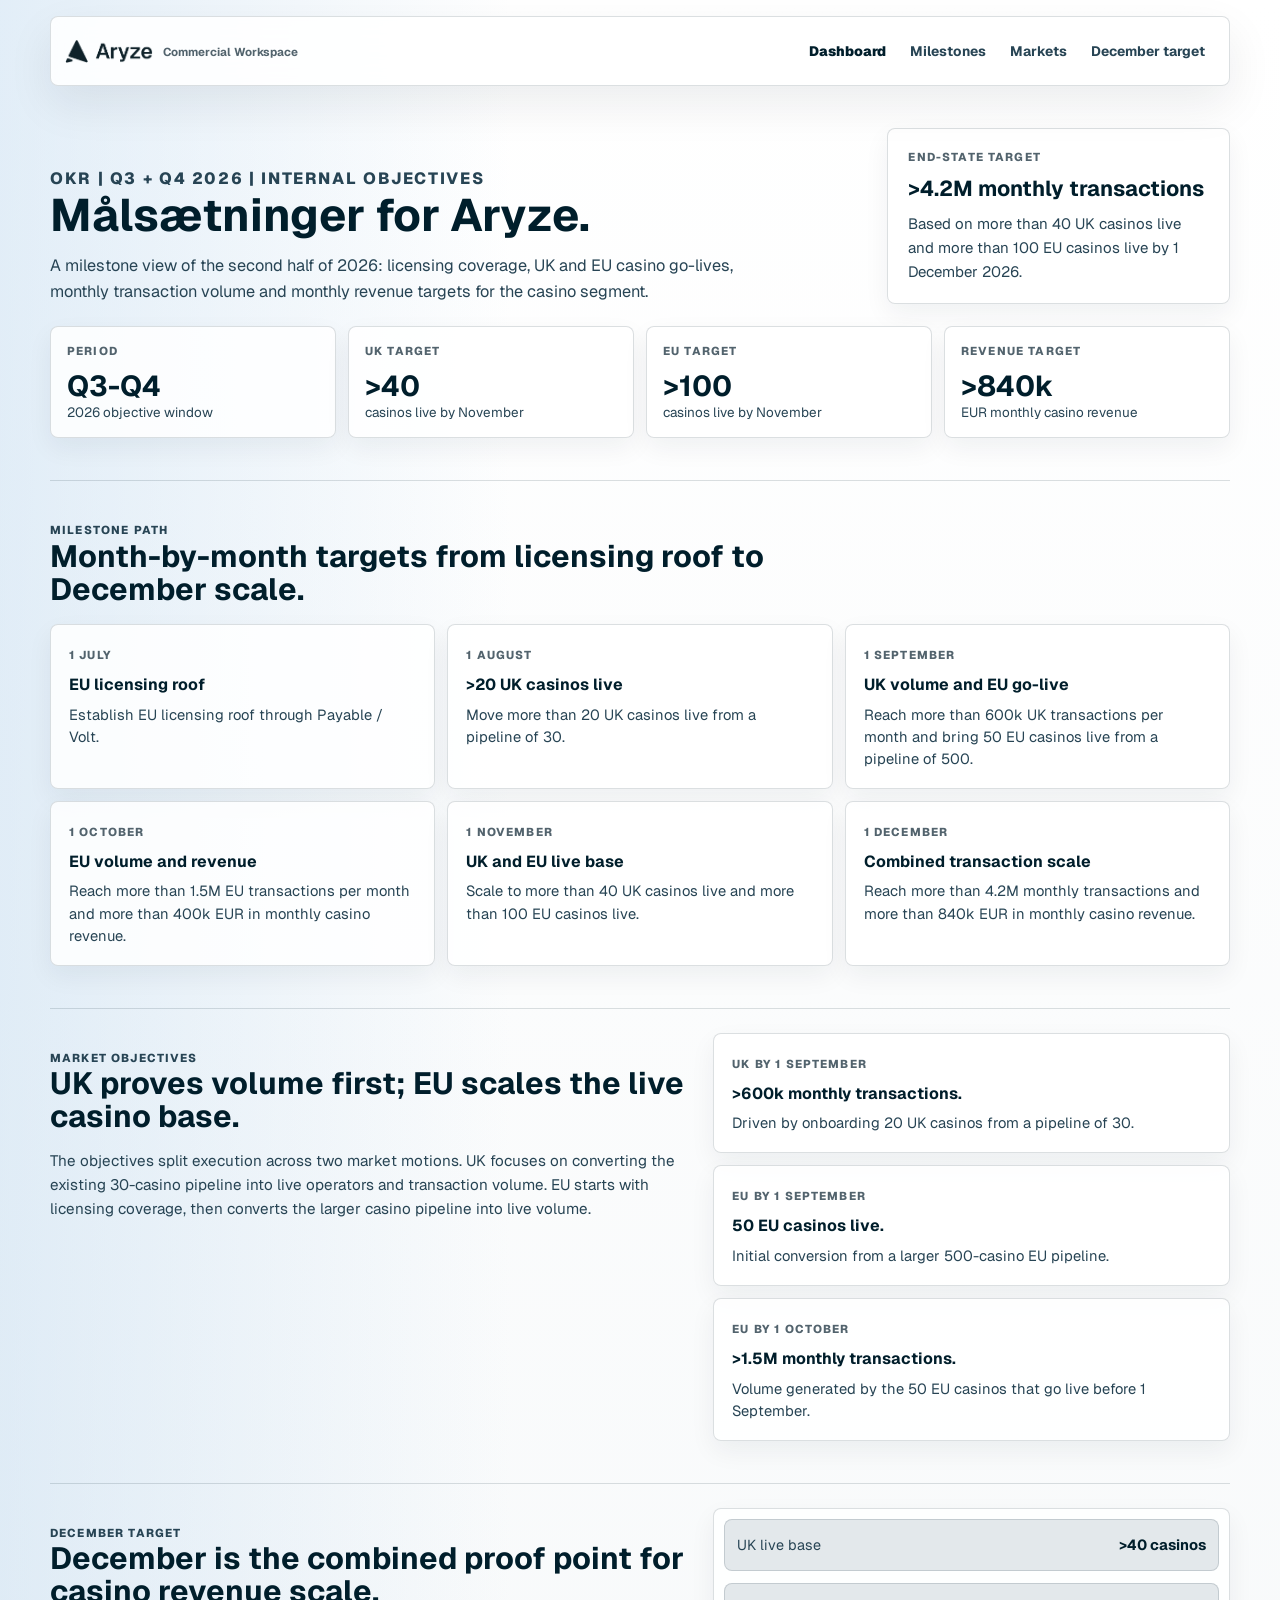
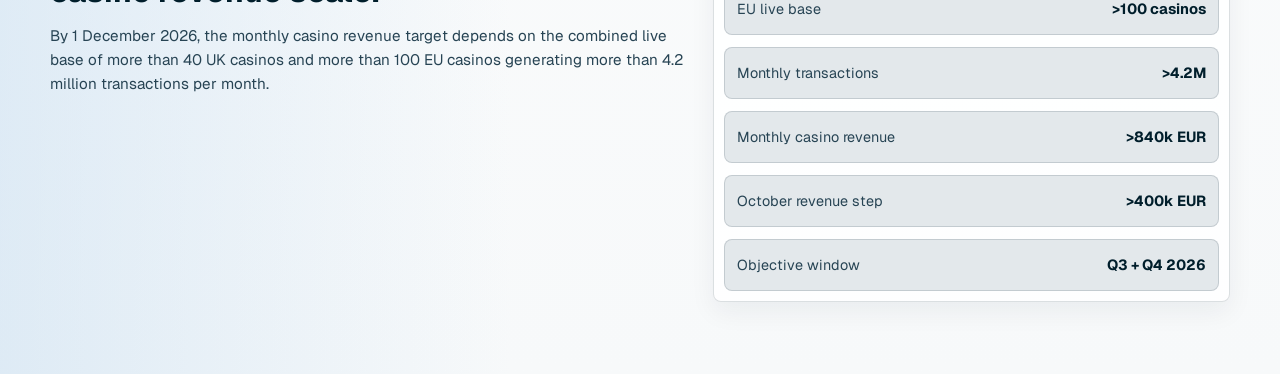
<file: maalsaetninger-for-aryze.html>
<!doctype html>
<html lang="da">
  <head>
    <meta charset="utf-8" />
    <meta name="viewport" content="width=device-width, initial-scale=1" />
    <title>Målsætninger for Aryze | Aryze</title>
    <meta
      name="description"
      content="Internal Aryze OKR page for Q3 and Q4 2026 objectives, casino onboarding, transaction volume and revenue milestones."
    />
    <link rel="preconnect" href="https://fonts.googleapis.com" />
    <link rel="preconnect" href="https://fonts.gstatic.com" crossorigin />
    <link
      href="https://fonts.googleapis.com/css2?family=Geist:wght@400;500;700;800&display=swap"
      rel="stylesheet"
    />
    <link rel="stylesheet" href="./styles.css" />
  </head>
  <body class="plan-page">
    <header class="plan-topbar">
      <a class="brand" href="../index.html#dashboard">
        <img class="brand-logo" src="../assets/aryze-logo-wordmark.png" alt="Aryze" />
        <span>
          <small>Commercial Workspace</small>
        </span>
      </a>
      <nav class="plan-nav" aria-label="Page navigation">
        <a href="../index.html#dashboard">Dashboard</a>
        <a href="#milestones">Milestones</a>
        <a href="#markets">Markets</a>
        <a href="#december">December target</a>
      </nav>
    </header>

    <main class="plan-shell">
      <section class="plan-hero">
        <div>
          <p class="eyebrow">OKR | Q3 + Q4 2026 | Internal objectives</p>
          <h1>Målsætninger for Aryze.</h1>
          <p>
            A milestone view of the second half of 2026: licensing coverage,
            UK and EU casino go-lives, monthly transaction volume and monthly
            revenue targets for the casino segment.
          </p>
        </div>

        <aside class="plan-hero-panel">
          <span>End-state target</span>
          <strong>&gt;4.2M monthly transactions</strong>
          <p>
            Based on more than 40 UK casinos live and more than 100 EU casinos live
            by 1 December 2026.
          </p>
        </aside>
      </section>

      <section class="plan-metrics" aria-label="Objective snapshot">
        <article>
          <span>Period</span>
          <strong>Q3-Q4</strong>
          <small>2026 objective window</small>
        </article>
        <article>
          <span>UK target</span>
          <strong>&gt;40</strong>
          <small>casinos live by November</small>
        </article>
        <article>
          <span>EU target</span>
          <strong>&gt;100</strong>
          <small>casinos live by November</small>
        </article>
        <article>
          <span>Revenue target</span>
          <strong>&gt;840k</strong>
          <small>EUR monthly casino revenue</small>
        </article>
      </section>

      <section class="plan-section" id="milestones">
        <div class="section-copy compact">
          <p class="eyebrow">Milestone path</p>
          <h2>Month-by-month targets from licensing roof to December scale.</h2>
        </div>

        <div class="timeline-board">
          <article>
            <span>1 July</span>
            <strong>EU licensing roof</strong>
            <p>Establish EU licensing roof through Payable / Volt.</p>
          </article>
          <article>
            <span>1 August</span>
            <strong>&gt;20 UK casinos live</strong>
            <p>Move more than 20 UK casinos live from a pipeline of 30.</p>
          </article>
          <article>
            <span>1 September</span>
            <strong>UK volume and EU go-live</strong>
            <p>
              Reach more than 600k UK transactions per month and bring 50 EU
              casinos live from a pipeline of 500.
            </p>
          </article>
          <article>
            <span>1 October</span>
            <strong>EU volume and revenue</strong>
            <p>
              Reach more than 1.5M EU transactions per month and more than
              400k EUR in monthly casino revenue.
            </p>
          </article>
          <article>
            <span>1 November</span>
            <strong>UK and EU live base</strong>
            <p>Scale to more than 40 UK casinos live and more than 100 EU casinos live.</p>
          </article>
          <article>
            <span>1 December</span>
            <strong>Combined transaction scale</strong>
            <p>
              Reach more than 4.2M monthly transactions and more than 840k EUR
              in monthly casino revenue.
            </p>
          </article>
        </div>
      </section>

      <section class="plan-section two-column" id="markets">
        <div class="section-copy">
          <p class="eyebrow">Market objectives</p>
          <h2>UK proves volume first; EU scales the live casino base.</h2>
          <p>
            The objectives split execution across two market motions. UK focuses
            on converting the existing 30-casino pipeline into live operators and
            transaction volume. EU starts with licensing coverage, then converts
            the larger casino pipeline into live volume.
          </p>
        </div>

        <div class="plan-card-list">
          <article>
            <span>UK by 1 September</span>
            <strong>&gt;600k monthly transactions.</strong>
            <p>Driven by onboarding 20 UK casinos from a pipeline of 30.</p>
          </article>
          <article>
            <span>EU by 1 September</span>
            <strong>50 EU casinos live.</strong>
            <p>Initial conversion from a larger 500-casino EU pipeline.</p>
          </article>
          <article>
            <span>EU by 1 October</span>
            <strong>&gt;1.5M monthly transactions.</strong>
            <p>Volume generated by the 50 EU casinos that go live before 1 September.</p>
          </article>
        </div>
      </section>

      <section class="plan-section two-column" id="december">
        <div class="section-copy">
          <p class="eyebrow">December target</p>
          <h2>December is the combined proof point for casino revenue scale.</h2>
          <p>
            By 1 December 2026, the monthly casino revenue target depends on the
            combined live base of more than 40 UK casinos and more than 100 EU
            casinos generating more than 4.2 million transactions per month.
          </p>
        </div>

        <div class="budget-table">
          <div><span>UK live base</span><strong>&gt;40 casinos</strong></div>
          <div><span>EU live base</span><strong>&gt;100 casinos</strong></div>
          <div><span>Monthly transactions</span><strong>&gt;4.2M</strong></div>
          <div><span>Monthly casino revenue</span><strong>&gt;840k EUR</strong></div>
          <div><span>October revenue step</span><strong>&gt;400k EUR</strong></div>
          <div><span>Objective window</span><strong>Q3 + Q4 2026</strong></div>
        </div>
      </section>
    </main>
  </body>
</html>
</file>
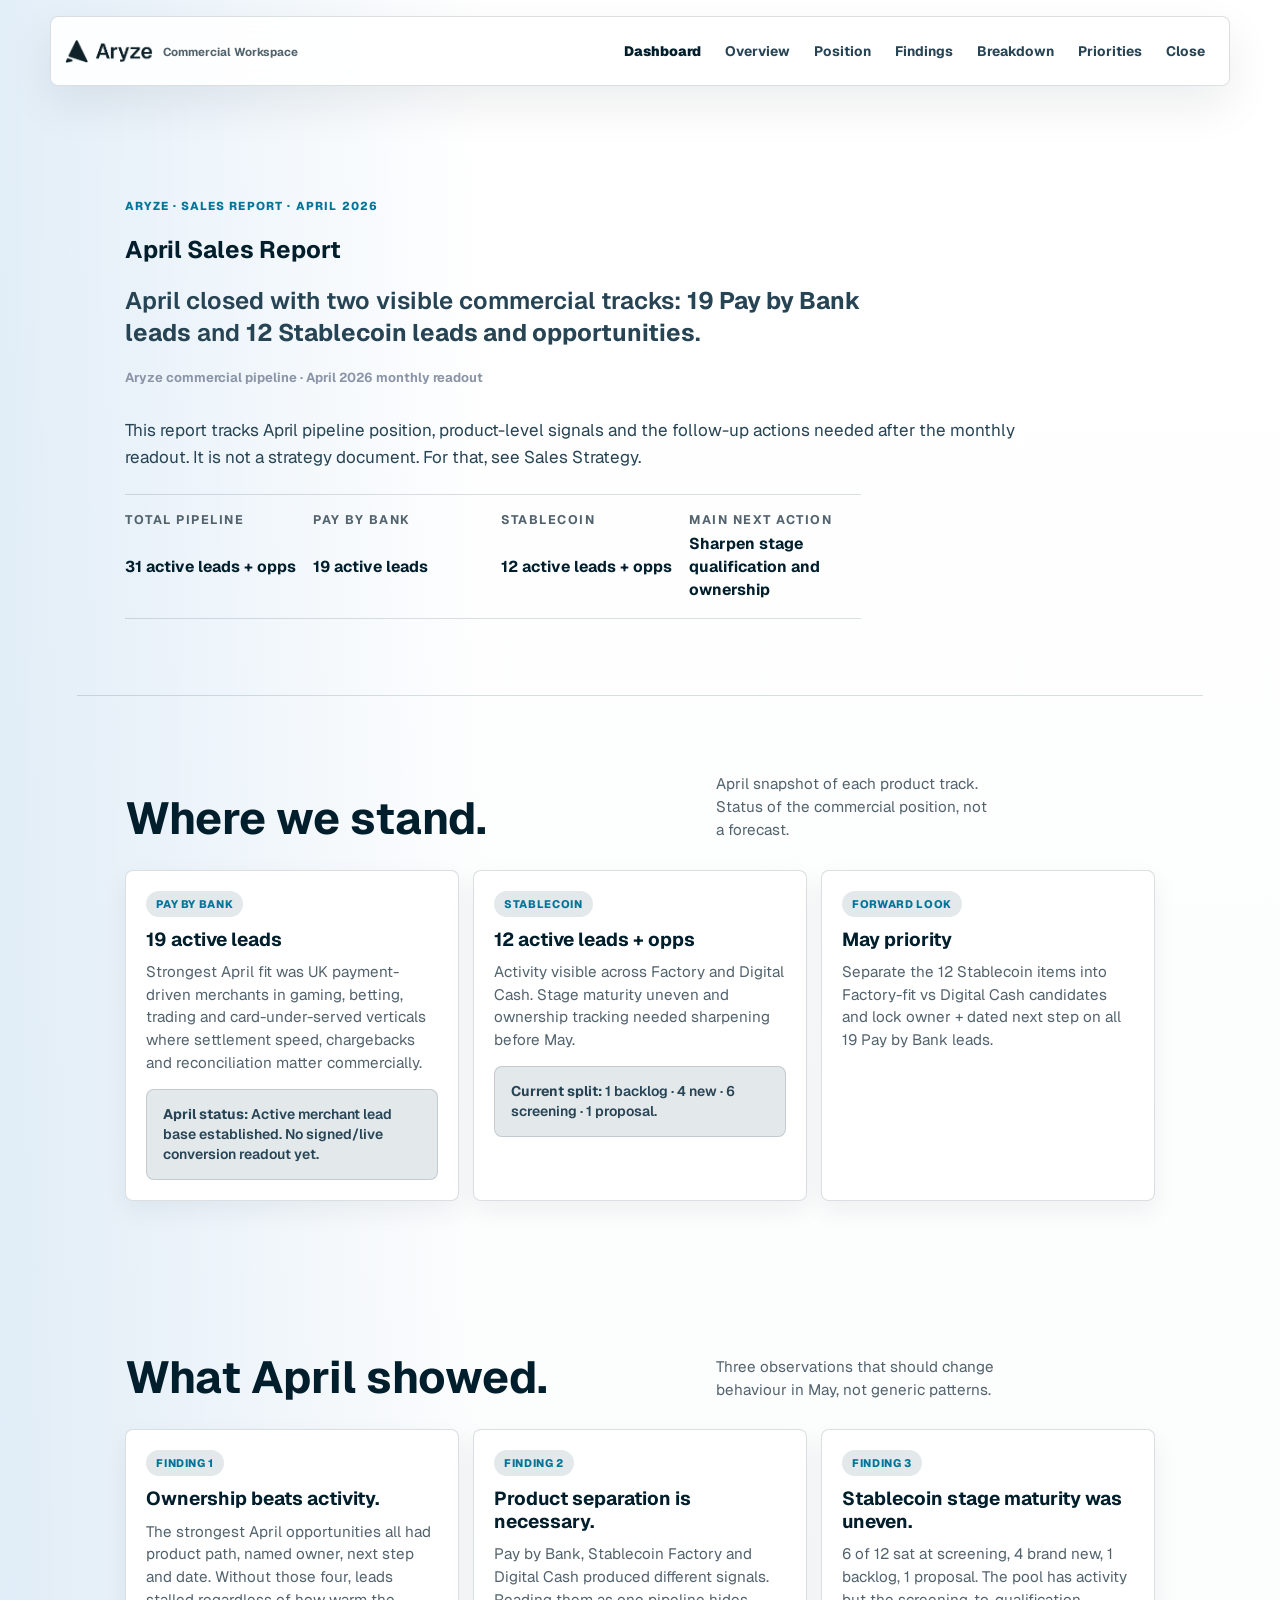
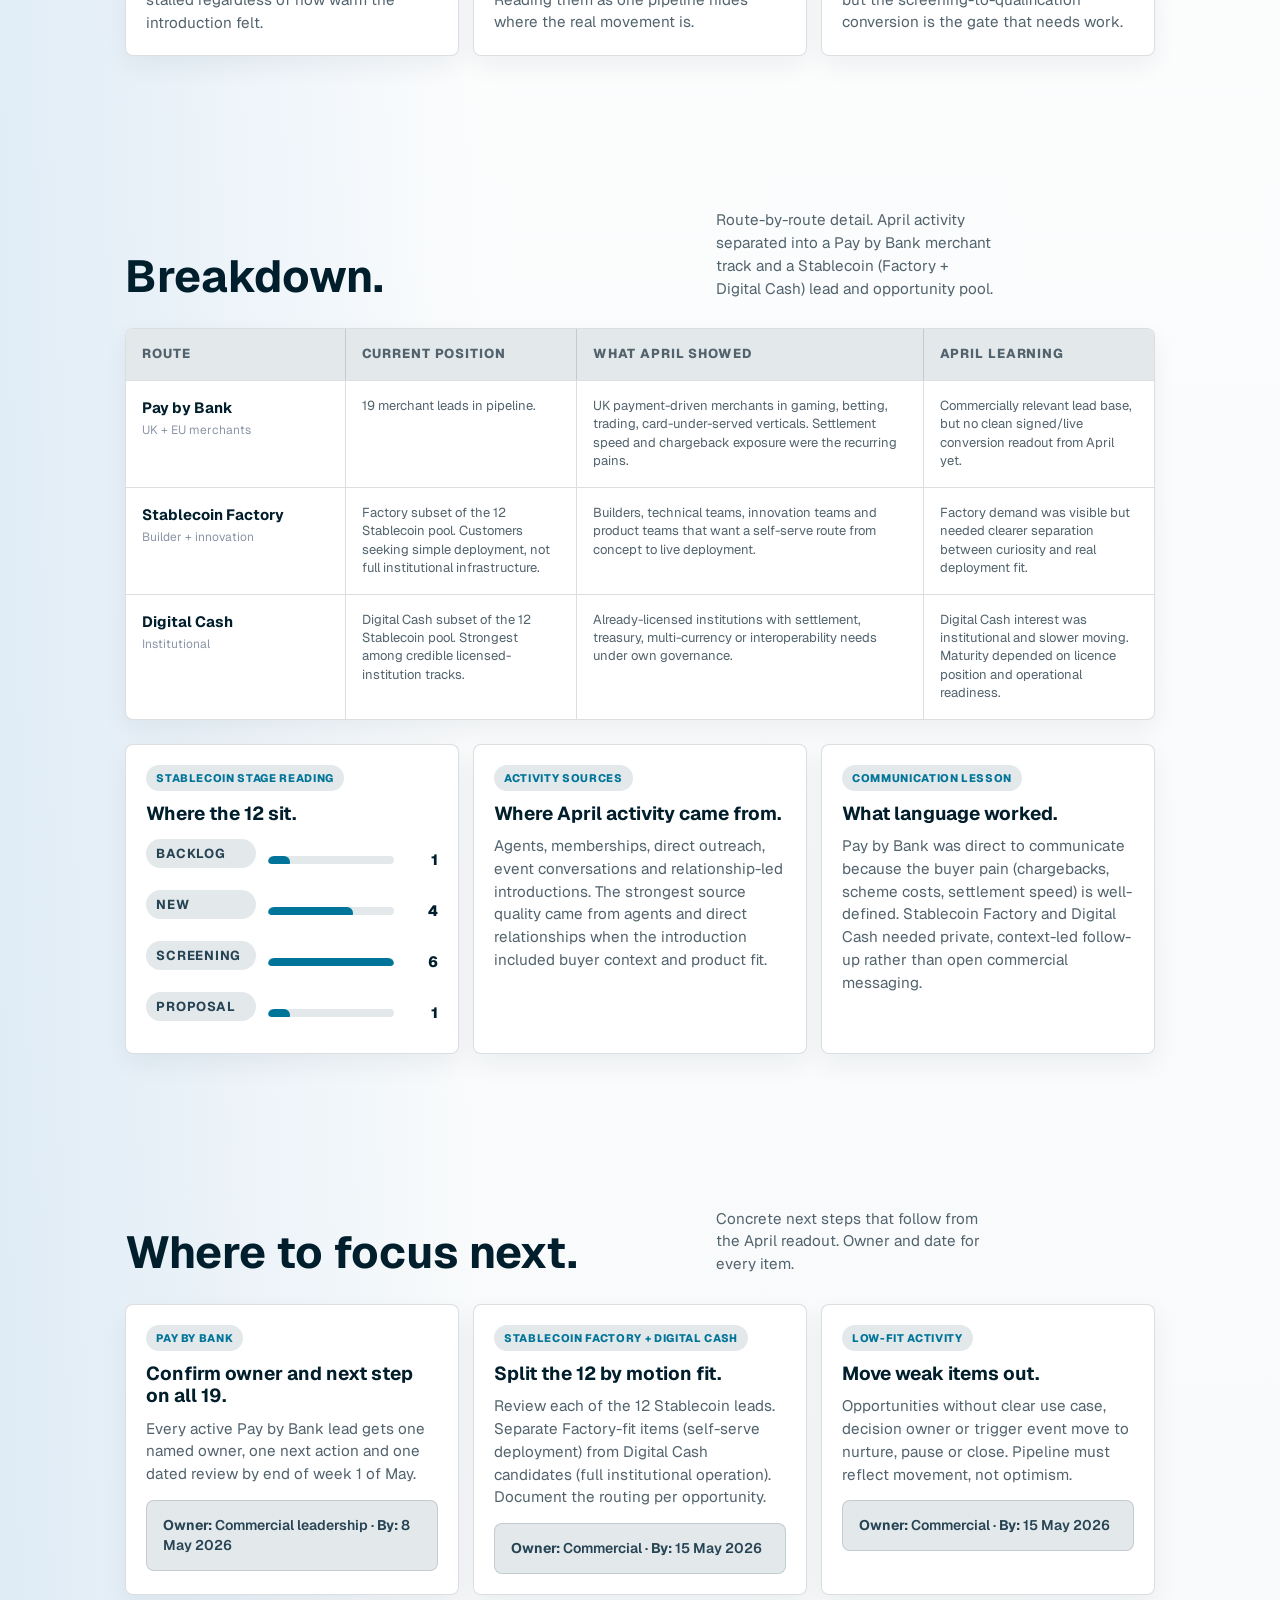
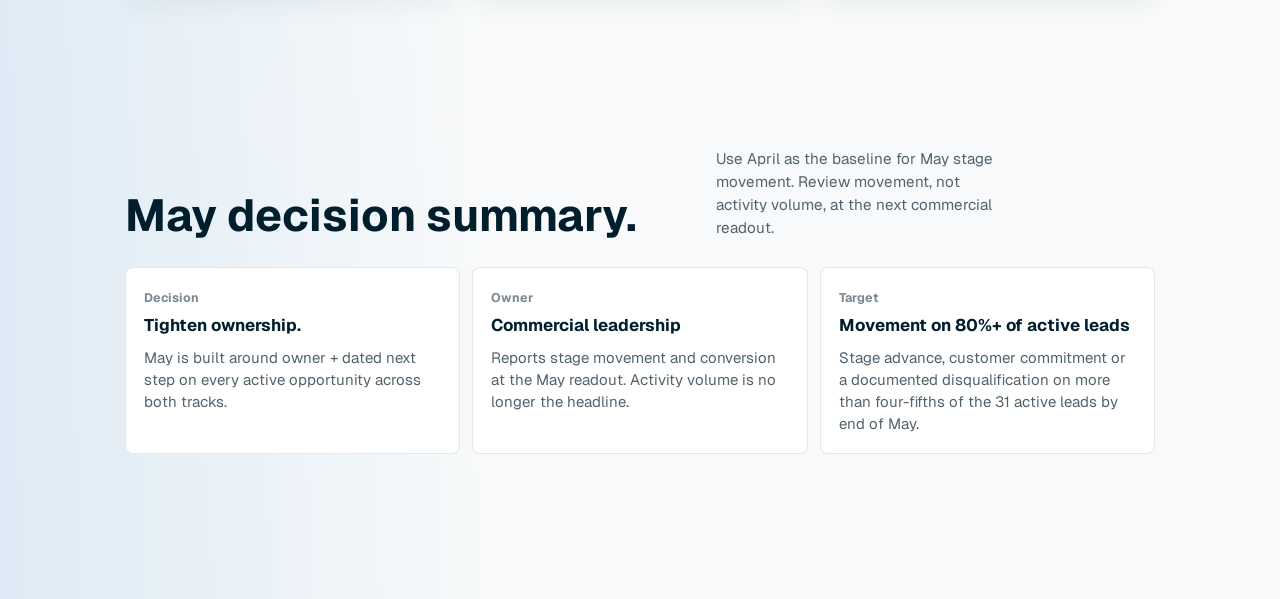
<file: reports/april-sales-report.html>
<!doctype html>
<html lang="en">
<head>
  <meta charset="utf-8">
  <meta name="viewport" content="width=device-width, initial-scale=1">
  <title>April Sales Report | Aryze</title>
  <meta name="description" content="April 2026 sales report covering Aryze commercial pipeline across Pay by Bank, Stablecoin Factory and Digital Cash.">
  <link rel="preconnect" href="https://fonts.googleapis.com">
  <link rel="preconnect" href="https://fonts.gstatic.com" crossorigin>
  <link href="https://fonts.googleapis.com/css2?family=Geist:wght@400;500;700;800&display=swap" rel="stylesheet">
  <link rel="stylesheet" href="../styles.css">

  <style>
    .stage-list { display: grid; gap: 10px; margin: 14px 0 0; padding: 0; list-style: none; }
    .stage-row { display: grid; grid-template-columns: 110px 1fr 32px; gap: 12px; align-items: center; }
    .stage-row span:first-child { color: var(--slate); font-size: 13px; font-weight: 720; }
    .stage-row strong { color: var(--ink); font-size: 15px; font-weight: 820; text-align: right; }
    .stage-bar { position: relative; height: 8px; overflow: hidden; border-radius: 999px; background: var(--soft); }
    .stage-bar span { display: block; width: var(--bar); height: 100%; background: linear-gradient(90deg, var(--teal), var(--blue)); border-radius: inherit; }
    @media (max-width: 680px) {
      .stage-row { grid-template-columns: 90px 1fr 32px; }
    }
  </style>
</head>
<body>
  <header class="topbar">
    <a class="brand" href="../index.html#dashboard" aria-label="Aryze Commercial Workspace"><img class="brand-logo" src="../assets/aryze-logo-wordmark.png" alt="Aryze"><span><small>Commercial Workspace</small></span></a>
    <nav class="nav">
      <a href="../index.html#dashboard">Dashboard</a>
      <a href="#top">Overview</a>
      <a href="#position">Position</a>
      <a href="#findings">Findings</a>
      <a href="#breakdown">Breakdown</a>
      <a href="#priorities">Priorities</a>
      <a href="#close">Close</a>
    </nav>
  </header>

  <main id="top">

    <!-- 1. HERO -->
    <section class="section cover">
      <div class="section-inner">
        <div class="cover-top">
          <div>
            <p class="eyebrow">Aryze &middot; Sales Report &middot; April 2026</p>
            <h1>April Sales Report</h1>
            <p class="subtitle">April closed with two visible commercial tracks: <strong>19 Pay by Bank leads</strong> and <strong>12 Stablecoin leads and opportunities</strong>.</p>
            <p class="meta">Aryze commercial pipeline &middot; April 2026 monthly readout</p>
          </div>
        </div>
        <p class="copy">This report tracks April pipeline position, product-level signals and the follow-up actions needed after the monthly readout. It is not a strategy document. For that, see <a href="./sales-strategy.html">Sales Strategy</a>.</p>
        <div class="brief-strip" aria-label="Executive brief">
          <article><span>Total pipeline</span><strong>31 active leads + opps</strong></article>
          <article><span>Pay by Bank</span><strong>19 active leads</strong></article>
          <article><span>Stablecoin</span><strong>12 active leads + opps</strong></article>
          <article><span>Main next action</span><strong>Sharpen stage qualification and ownership</strong></article>
        </div>
      </div>
    </section>

    <!-- 2. POSITION -->
    <section class="section" id="position">
      <div class="section-inner">
        <div class="section-title"><h2>Where we stand.</h2><p>April snapshot of each product track. Status of the commercial position, not a forecast.</p></div>

        <div class="cards-3">
          <article class="card" style="--accent:var(--blue)">
            <span>Pay by Bank</span>
            <h3>19 active leads</h3>
            <p>Strongest April fit was UK payment-driven merchants in gaming, betting, trading and card-under-served verticals where settlement speed, chargebacks and reconciliation matter commercially.</p>
            <p class="note" style="margin-top:14px"><strong>April status:</strong> Active merchant lead base established. No signed/live conversion readout yet.</p>
          </article>
          <article class="card" style="--accent:var(--teal)">
            <span>Stablecoin</span>
            <h3>12 active leads + opps</h3>
            <p>Activity visible across Factory and Digital Cash. Stage maturity uneven and ownership tracking needed sharpening before May.</p>
            <p class="note" style="margin-top:14px"><strong>Current split:</strong> 1 backlog &middot; 4 new &middot; 6 screening &middot; 1 proposal.</p>
          </article>
          <article class="card" style="--accent:var(--gold)">
            <span>Forward look</span>
            <h3>May priority</h3>
            <p>Separate the 12 Stablecoin items into Factory-fit vs Digital Cash candidates and lock owner + dated next step on all 19 Pay by Bank leads.</p>
          </article>
        </div>
      </div>
    </section>

    <!-- 3. FINDINGS -->
    <section class="section" id="findings">
      <div class="section-inner">
        <div class="section-title"><h2>What April showed.</h2><p>Three observations that should change behaviour in May, not generic patterns.</p></div>

        <div class="cards-3">
          <article class="card">
            <span>Finding 1</span>
            <h3>Ownership beats activity.</h3>
            <p>The strongest April opportunities all had product path, named owner, next step and date. Without those four, leads stalled regardless of how warm the introduction felt.</p>
          </article>
          <article class="card">
            <span>Finding 2</span>
            <h3>Product separation is necessary.</h3>
            <p>Pay by Bank, Stablecoin Factory and Digital Cash produced different signals. Reading them as one pipeline hides where the real movement is.</p>
          </article>
          <article class="card">
            <span>Finding 3</span>
            <h3>Stablecoin stage maturity was uneven.</h3>
            <p>6 of 12 sat at screening, 4 brand new, 1 backlog, 1 proposal. The pool has activity but the screening-to-qualification conversion is the gate that needs work.</p>
          </article>
        </div>
      </div>
    </section>

    <!-- 4. BREAKDOWN -->
    <section class="section" id="breakdown">
      <div class="section-inner">
        <div class="section-title"><h2>Breakdown.</h2><p>Route-by-route detail. April activity separated into a Pay by Bank merchant track and a Stablecoin (Factory + Digital Cash) lead and opportunity pool.</p></div>

        <div class="matrix">
          <div class="row header"><div class="cell">Route</div><div class="cell">Current position</div><div class="cell">What April showed</div><div class="cell">April learning</div></div>
          <div class="row">
            <div class="cell"><strong>Pay by Bank</strong><em>UK + EU merchants</em></div>
            <div class="cell">19 merchant leads in pipeline.</div>
            <div class="cell">UK payment-driven merchants in gaming, betting, trading, card-under-served verticals. Settlement speed and chargeback exposure were the recurring pains.</div>
            <div class="cell">Commercially relevant lead base, but no clean signed/live conversion readout from April yet.</div>
          </div>
          <div class="row">
            <div class="cell"><strong>Stablecoin Factory</strong><em>Builder + innovation</em></div>
            <div class="cell">Factory subset of the 12 Stablecoin pool. Customers seeking simple deployment, not full institutional infrastructure.</div>
            <div class="cell">Builders, technical teams, innovation teams and product teams that want a self-serve route from concept to live deployment.</div>
            <div class="cell">Factory demand was visible but needed clearer separation between curiosity and real deployment fit.</div>
          </div>
          <div class="row">
            <div class="cell"><strong>Digital Cash</strong><em>Institutional</em></div>
            <div class="cell">Digital Cash subset of the 12 Stablecoin pool. Strongest among credible licensed-institution tracks.</div>
            <div class="cell">Already-licensed institutions with settlement, treasury, multi-currency or interoperability needs under own governance.</div>
            <div class="cell">Digital Cash interest was institutional and slower moving. Maturity depended on licence position and operational readiness.</div>
          </div>
        </div>

        <div class="cards-3" style="margin-top:24px">
          <article class="card">
            <span>Stablecoin stage reading</span>
            <h3>Where the 12 sit.</h3>
            <ul class="stage-list">
              <li class="stage-row"><span>Backlog</span><div class="stage-bar"><span style="--bar: 17%"></span></div><strong>1</strong></li>
              <li class="stage-row"><span>New</span><div class="stage-bar"><span style="--bar: 67%"></span></div><strong>4</strong></li>
              <li class="stage-row"><span>Screening</span><div class="stage-bar"><span style="--bar: 100%"></span></div><strong>6</strong></li>
              <li class="stage-row"><span>Proposal</span><div class="stage-bar"><span style="--bar: 17%"></span></div><strong>1</strong></li>
            </ul>
          </article>
          <article class="card">
            <span>Activity sources</span>
            <h3>Where April activity came from.</h3>
            <p>Agents, memberships, direct outreach, event conversations and relationship-led introductions. The strongest source quality came from agents and direct relationships when the introduction included buyer context and product fit.</p>
          </article>
          <article class="card">
            <span>Communication lesson</span>
            <h3>What language worked.</h3>
            <p>Pay by Bank was direct to communicate because the buyer pain (chargebacks, scheme costs, settlement speed) is well-defined. Stablecoin Factory and Digital Cash needed private, context-led follow-up rather than open commercial messaging.</p>
          </article>
        </div>
      </div>
    </section>

    <!-- 5. PRIORITIES -->
    <section class="section" id="priorities">
      <div class="section-inner">
        <div class="section-title"><h2>Where to focus next.</h2><p>Concrete next steps that follow from the April readout. Owner and date for every item.</p></div>

        <div class="cards-3">
          <article class="card">
            <span>Pay by Bank</span>
            <h3>Confirm owner and next step on all 19.</h3>
            <p>Every active Pay by Bank lead gets one named owner, one next action and one dated review by end of week 1 of May.</p>
            <p class="note" style="margin-top:14px"><strong>Owner:</strong> Commercial leadership &middot; <strong>By:</strong> 8 May 2026</p>
          </article>
          <article class="card">
            <span>Stablecoin Factory + Digital Cash</span>
            <h3>Split the 12 by motion fit.</h3>
            <p>Review each of the 12 Stablecoin leads. Separate Factory-fit items (self-serve deployment) from Digital Cash candidates (full institutional operation). Document the routing per opportunity.</p>
            <p class="note" style="margin-top:14px"><strong>Owner:</strong> Commercial &middot; <strong>By:</strong> 15 May 2026</p>
          </article>
          <article class="card">
            <span>Low-fit activity</span>
            <h3>Move weak items out.</h3>
            <p>Opportunities without clear use case, decision owner or trigger event move to nurture, pause or close. Pipeline must reflect movement, not optimism.</p>
            <p class="note" style="margin-top:14px"><strong>Owner:</strong> Commercial &middot; <strong>By:</strong> 15 May 2026</p>
          </article>
        </div>
      </div>
    </section>

    <!-- 8. CLOSE -->
    <section class="section" id="close">
      <div class="section-inner">
        <div class="section-title"><h2>May decision summary.</h2><p>Use April as the baseline for May stage movement. Review movement, not activity volume, at the next commercial readout.</p></div>

        <div class="decision-grid" aria-label="Decision summary">
          <article>
            <span>Decision</span>
            <strong>Tighten ownership.</strong>
            <p>May is built around owner + dated next step on every active opportunity across both tracks.</p>
          </article>
          <article>
            <span>Owner</span>
            <strong>Commercial leadership</strong>
            <p>Reports stage movement and conversion at the May readout. Activity volume is no longer the headline.</p>
          </article>
          <article>
            <span>Target</span>
            <strong>Movement on 80%+ of active leads</strong>
            <p>Stage advance, customer commitment or a documented disqualification on more than four-fifths of the 31 active leads by end of May.</p>
          </article>
        </div>
      </div>
    </section>

  </main>
</body>
</html>
</file>
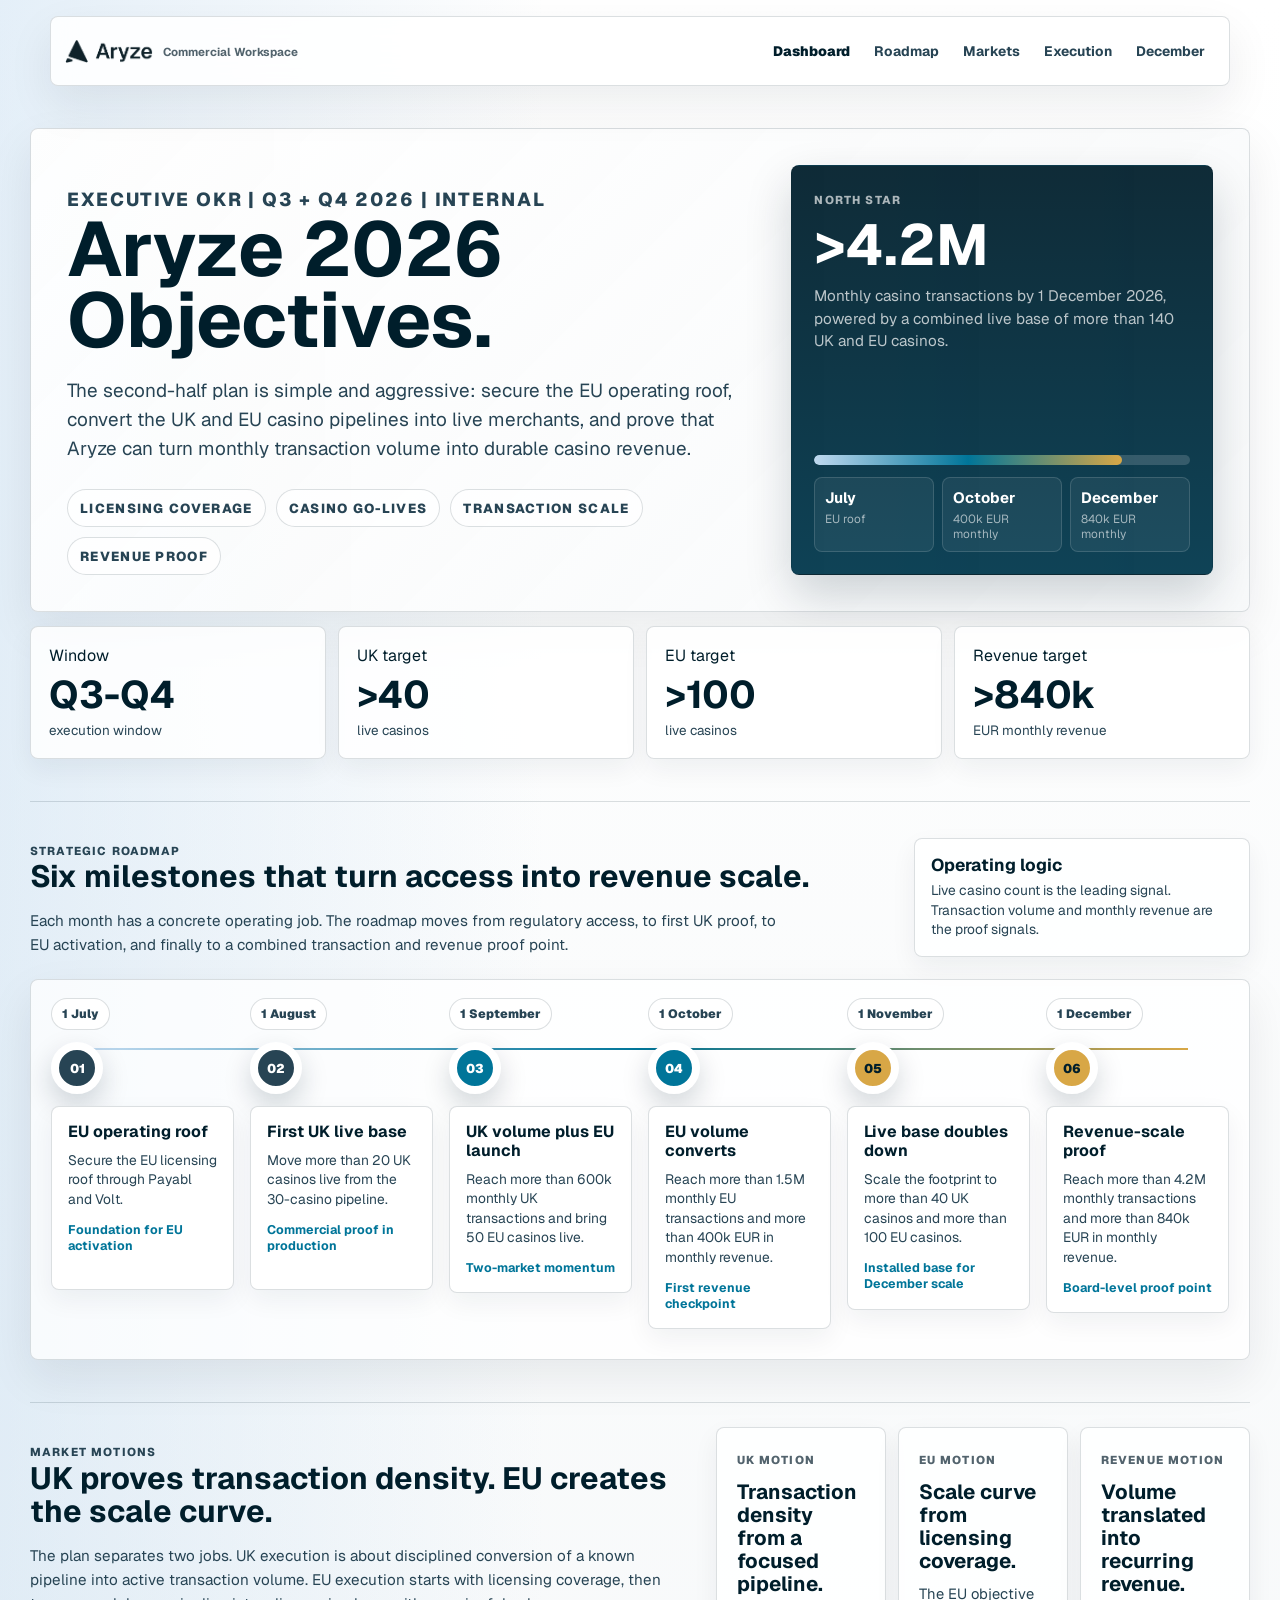
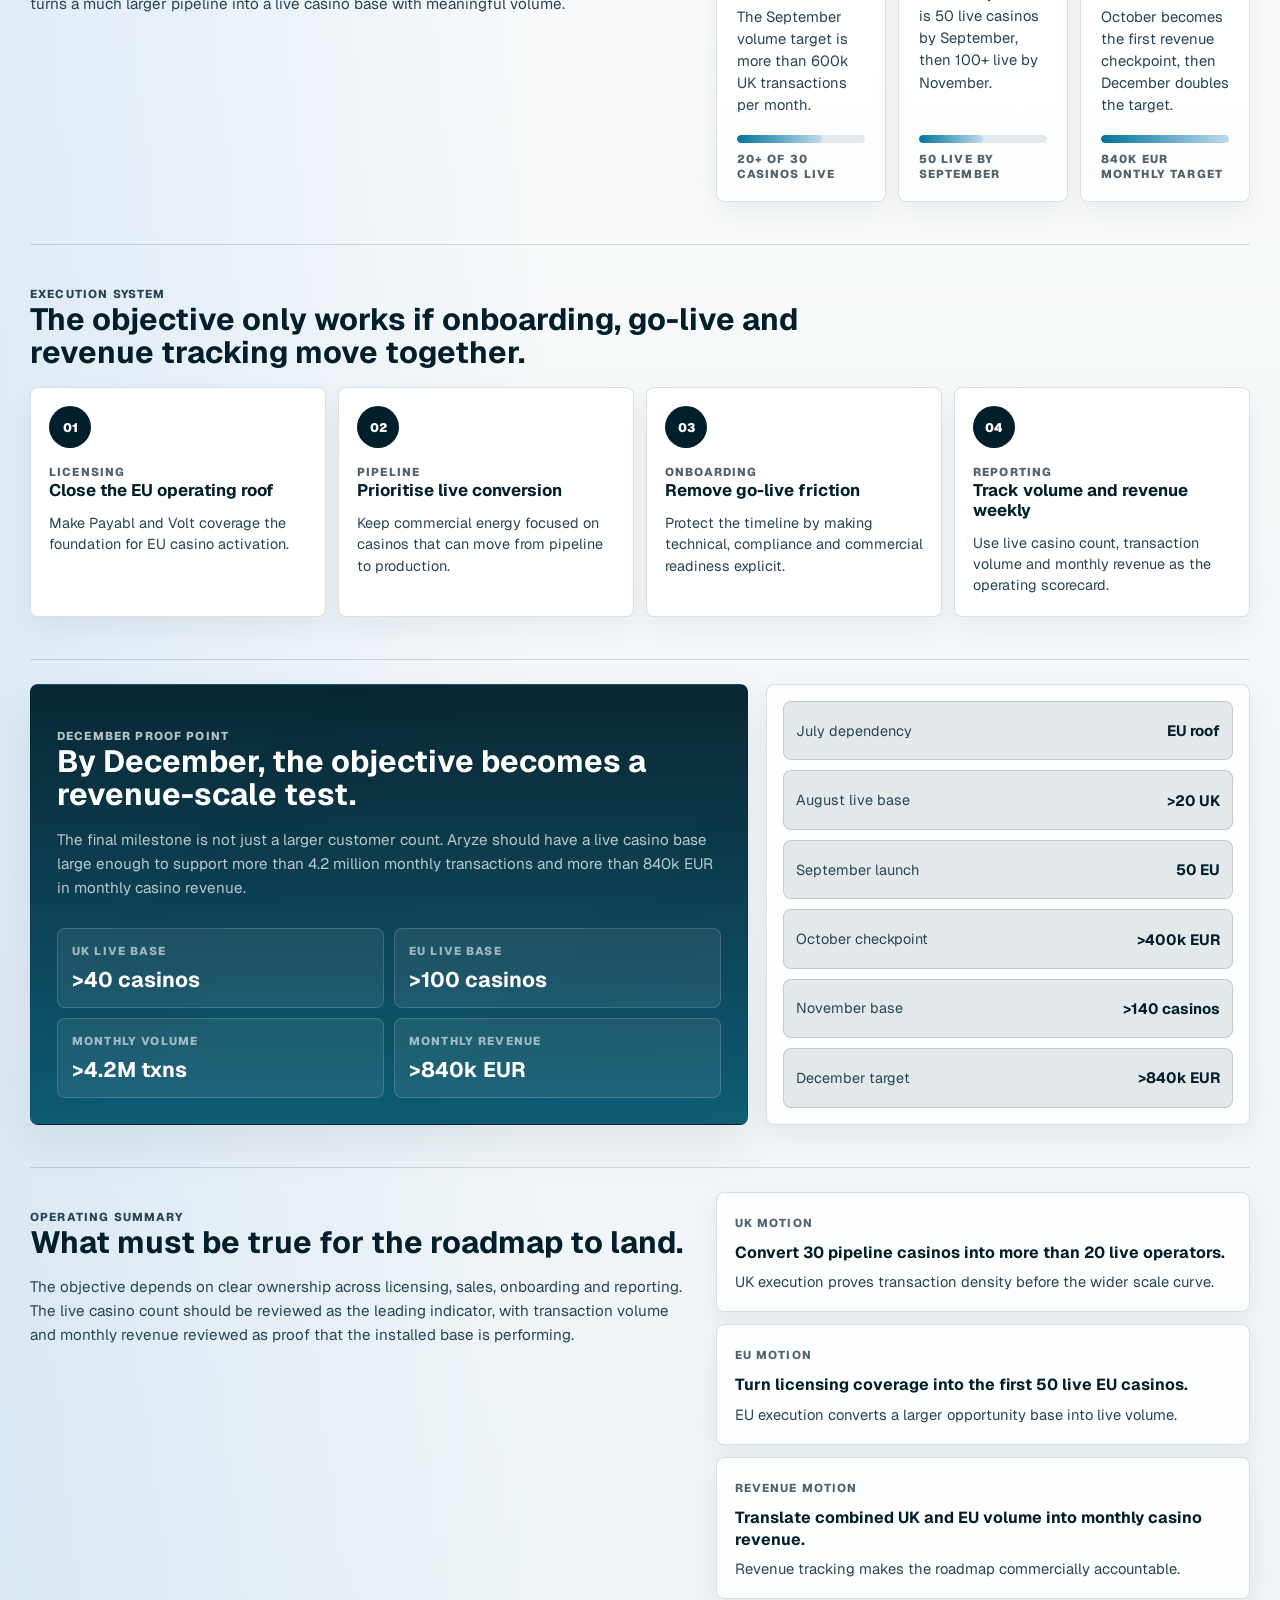
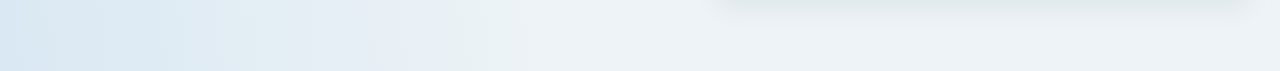
<file: reports/aryze-objectives.html>
<!doctype html>
<html lang="en">
  <head>
    <meta charset="utf-8" />
    <meta name="viewport" content="width=device-width, initial-scale=1" />
    <title>Aryze 2026 Objectives | Aryze</title>
    <meta
      name="description"
      content="Internal Aryze OKR page for Q3 and Q4 2026 objectives, casino onboarding, transaction volume and revenue milestones."
    />
    <link rel="preconnect" href="https://fonts.googleapis.com" />
    <link rel="preconnect" href="https://fonts.gstatic.com" crossorigin />
    <link
      href="https://fonts.googleapis.com/css2?family=Geist:wght@400;500;700;800&display=swap"
      rel="stylesheet"
    />
    <link rel="stylesheet" href="../styles.css" />
    <style>
      .objectives-page {
        --objective-ink: #001e2b;
        --objective-teal: #007599;
        --objective-blue: #bfd9ef;
        --objective-amber: #d8a746;
        --objective-red: #b84c3d;
        background:
          linear-gradient(90deg, rgba(191, 217, 239, 0.42), transparent 34rem),
          linear-gradient(180deg, #ffffff 0%, #f7f9fa 56%, #edf3f6 100%);
      }

      .objectives-page .plan-shell {
        width: min(1220px, calc(100% - 32px));
      }

      .objectives-hero {
        display: grid;
        grid-template-columns: minmax(0, 0.95fr) minmax(360px, 0.58fr);
        gap: clamp(18px, 3vw, 34px);
        align-items: stretch;
        padding: clamp(18px, 4vw, 36px);
        border: 1px solid var(--line);
        border-radius: var(--radius);
        background:
          linear-gradient(135deg, rgba(255, 255, 255, 0.96), rgba(247, 249, 250, 0.9)),
          linear-gradient(90deg, rgba(0, 117, 153, 0.08), transparent 42%);
        box-shadow: var(--shadow);
      }

      .objectives-hero h1 {
        max-width: 760px;
        margin: 0;
        font-size: clamp(2.75rem, 6vw, 5.8rem);
        line-height: 0.92;
      }

      .objectives-hero p {
        max-width: 730px;
        margin: 20px 0 0;
        color: var(--ink-soft);
        font-size: clamp(1rem, 1.7vw, 1.18rem);
        line-height: 1.55;
      }

      .hero-actions {
        display: flex;
        flex-wrap: wrap;
        gap: 10px;
        margin-top: 26px;
      }

      .hero-tag {
        min-height: 38px;
        display: inline-flex;
        align-items: center;
        padding: 0 12px;
        border: 1px solid var(--line);
        border-radius: 999px;
        color: var(--ink-soft);
        background: rgba(255, 255, 255, 0.74);
        font-size: 0.82rem;
        font-weight: 850;
      }

      .runway-panel {
        display: grid;
        align-content: space-between;
        gap: 22px;
        min-height: 360px;
        padding: 22px;
        border: 1px solid rgba(0, 30, 43, 0.18);
        border-radius: var(--radius);
        color: #ffffff;
        background:
          linear-gradient(180deg, rgba(0, 30, 43, 0.94), rgba(0, 55, 76, 0.94)),
          linear-gradient(90deg, rgba(191, 217, 239, 0.18), transparent);
        box-shadow: 0 20px 46px rgba(0, 30, 43, 0.18);
      }

      .runway-panel span {
        color: rgba(255, 255, 255, 0.66);
      }

      .runway-panel strong {
        display: block;
        margin-top: 10px;
        color: #ffffff;
        font-size: clamp(2.25rem, 4.5vw, 4.4rem);
        line-height: 0.9;
      }

      .runway-panel p {
        margin: 14px 0 0;
        color: rgba(255, 255, 255, 0.72);
        font-size: 0.95rem;
        line-height: 1.5;
      }

      .runway-bar {
        display: grid;
        gap: 12px;
      }

      .runway-line {
        position: relative;
        height: 10px;
        overflow: hidden;
        border-radius: 999px;
        background: rgba(255, 255, 255, 0.16);
      }

      .runway-line::before {
        content: "";
        position: absolute;
        inset: 0 18% 0 0;
        border-radius: inherit;
        background: linear-gradient(90deg, var(--objective-blue), var(--objective-teal), var(--objective-amber));
      }

      .runway-scale {
        display: grid;
        grid-template-columns: repeat(3, minmax(0, 1fr));
        gap: 8px;
      }

      .runway-scale div {
        padding: 10px;
        border: 1px solid rgba(255, 255, 255, 0.14);
        border-radius: var(--radius);
        background: rgba(255, 255, 255, 0.06);
      }

      .runway-scale b,
      .runway-scale small {
        display: block;
      }

      .runway-scale b {
        color: #ffffff;
        font-size: 0.94rem;
      }

      .runway-scale small {
        margin-top: 4px;
        color: rgba(255, 255, 255, 0.6);
        font-size: 0.74rem;
      }

      .objective-scoreboard {
        display: grid;
        grid-template-columns: repeat(4, minmax(0, 1fr));
        gap: 12px;
        margin-top: 14px;
      }

      .objective-scoreboard article {
        min-height: 132px;
        display: grid;
        align-content: space-between;
        padding: 18px;
        border: 1px solid var(--line);
        border-radius: var(--radius);
        background: rgba(255, 255, 255, 0.86);
        box-shadow: var(--shadow-soft);
      }

      .objective-scoreboard strong {
        display: block;
        margin-top: 10px;
        color: var(--objective-ink);
        font-size: clamp(1.8rem, 3vw, 2.5rem);
        line-height: 0.98;
      }

      .objective-scoreboard small {
        display: block;
        margin-top: 8px;
        color: var(--ink-soft);
        font-size: 0.84rem;
        line-height: 1.32;
      }

      .roadmap-intro {
        display: grid;
        grid-template-columns: minmax(0, 0.82fr) minmax(260px, 0.32fr);
        gap: 22px;
        align-items: end;
        margin-bottom: 22px;
      }

      .roadmap-intro p {
        max-width: 760px;
      }

      .roadmap-note {
        padding: 16px;
        border: 1px solid var(--line);
        border-radius: var(--radius);
        background: rgba(255, 255, 255, 0.78);
        box-shadow: var(--shadow-soft);
      }

      .roadmap-note strong,
      .roadmap-note span {
        display: block;
      }

      .roadmap-note strong {
        color: var(--objective-ink);
        font-size: 1.08rem;
        line-height: 1.2;
      }

      .roadmap-note span {
        margin-top: 6px;
        color: var(--ink-soft);
        font-size: 0.86rem;
        line-height: 1.42;
      }

      .premium-roadmap {
        position: relative;
        display: grid;
        grid-template-columns: repeat(6, minmax(0, 1fr));
        gap: 12px;
        margin: 0;
        padding: 18px;
        border: 1px solid var(--line);
        border-radius: var(--radius);
        background: rgba(255, 255, 255, 0.76);
        box-shadow: var(--shadow);
        list-style: none;
      }

      .premium-roadmap::before {
        content: "";
        position: absolute;
        left: 5%;
        right: 5%;
        top: 68px;
        height: 2px;
        background: linear-gradient(90deg, var(--objective-blue), var(--objective-teal), var(--objective-amber));
      }

      .roadmap-step {
        position: relative;
        z-index: 1;
        min-height: 304px;
        display: grid;
        grid-template-rows: auto auto auto 1fr;
        gap: 12px;
        padding: 0 2px;
      }

      .roadmap-date {
        min-height: 32px;
        display: inline-flex;
        align-items: center;
        width: max-content;
        max-width: 100%;
        padding: 0 10px;
        border: 1px solid var(--line);
        border-radius: 999px;
        color: var(--ink-soft);
        background: #ffffff;
        font-size: 0.76rem;
        font-weight: 900;
      }

      .roadmap-dot {
        width: 52px;
        height: 52px;
        display: grid;
        place-items: center;
        border: 8px solid #ffffff;
        border-radius: 999px;
        color: #ffffff;
        background: var(--objective-teal);
        box-shadow: 0 12px 28px rgba(0, 30, 43, 0.18);
        font-size: 0.8rem;
        font-weight: 950;
      }

      .roadmap-step:nth-child(1) .roadmap-dot,
      .roadmap-step:nth-child(2) .roadmap-dot {
        background: #274454;
      }

      .roadmap-step:nth-child(5) .roadmap-dot,
      .roadmap-step:nth-child(6) .roadmap-dot {
        background: var(--objective-amber);
        color: var(--objective-ink);
      }

      .roadmap-card {
        min-height: 184px;
        padding: 16px;
        border: 1px solid var(--line);
        border-radius: var(--radius);
        background: #ffffff;
        box-shadow: var(--shadow-soft);
      }

      .roadmap-card h3 {
        margin: 0;
        font-size: 1rem;
        line-height: 1.18;
      }

      .roadmap-card p {
        margin: 9px 0 0;
        color: var(--ink-soft);
        font-size: 0.86rem;
        line-height: 1.42;
      }

      .roadmap-card b {
        display: block;
        margin-top: 12px;
        color: var(--objective-teal);
        font-size: 0.78rem;
        line-height: 1.32;
      }

      .market-lanes {
        display: grid;
        grid-template-columns: repeat(3, minmax(0, 1fr));
        gap: 12px;
      }

      .market-lane {
        min-height: 260px;
        display: grid;
        align-content: space-between;
        gap: 18px;
        padding: 20px;
        border: 1px solid var(--line);
        border-radius: var(--radius);
        background: rgba(255, 255, 255, 0.86);
        box-shadow: var(--shadow-soft);
      }

      .market-lane h3 {
        margin: 12px 0 0;
        font-size: 1.28rem;
        line-height: 1.12;
      }

      .market-lane > div > span,
      .execution-system article div span {
        color: var(--muted);
        font-size: 0.72rem;
        font-weight: 850;
        letter-spacing: 0.1em;
        text-transform: uppercase;
      }

      .market-lane p {
        margin: 10px 0 0;
        color: var(--ink-soft);
        font-size: 0.92rem;
        line-height: 1.5;
      }

      .lane-meter {
        display: grid;
        gap: 8px;
      }

      .lane-meter div {
        height: 8px;
        overflow: hidden;
        border-radius: 999px;
        background: var(--surface-soft);
      }

      .lane-meter div::before {
        content: "";
        display: block;
        width: var(--lane-width);
        height: 100%;
        border-radius: inherit;
        background: linear-gradient(90deg, var(--objective-teal), var(--objective-blue));
      }

      .lane-meter span {
        color: var(--muted);
        font-size: 0.76rem;
        font-weight: 850;
        text-transform: uppercase;
      }

      .execution-system {
        display: grid;
        grid-template-columns: repeat(4, minmax(0, 1fr));
        gap: 12px;
      }

      .execution-system article {
        min-height: 230px;
        display: grid;
        align-content: start;
        gap: 12px;
        padding: 18px;
        border: 1px solid var(--line);
        border-radius: var(--radius);
        background: #ffffff;
        box-shadow: var(--shadow-soft);
      }

      .execution-number {
        width: 42px;
        height: 42px;
        display: grid;
        place-items: center;
        border-radius: 999px;
        color: #ffffff;
        background: var(--objective-ink);
        font-size: 0.78rem;
        font-weight: 950;
      }

      .execution-system h3 {
        margin: 0;
        font-size: 1.05rem;
        line-height: 1.18;
      }

      .execution-system p {
        margin: 0;
        color: var(--ink-soft);
        font-size: 0.9rem;
        line-height: 1.48;
      }

      .december-board {
        display: grid;
        grid-template-columns: minmax(0, 0.86fr) minmax(340px, 0.58fr);
        gap: 18px;
        align-items: stretch;
      }

      .december-proof {
        display: grid;
        align-content: space-between;
        min-height: 360px;
        padding: 26px;
        border: 1px solid rgba(0, 30, 43, 0.18);
        border-radius: var(--radius);
        color: #ffffff;
        background:
          linear-gradient(180deg, rgba(0, 30, 43, 0.96), rgba(0, 83, 109, 0.94)),
          linear-gradient(120deg, transparent, rgba(216, 167, 70, 0.16));
        box-shadow: var(--shadow);
      }

      .december-proof h2 {
        color: #ffffff;
      }

      .december-proof p {
        max-width: 720px;
        color: rgba(255, 255, 255, 0.72);
      }

      .proof-grid {
        display: grid;
        grid-template-columns: repeat(2, minmax(0, 1fr));
        gap: 10px;
        margin-top: 28px;
      }

      .proof-grid div {
        min-height: 78px;
        padding: 14px;
        border: 1px solid rgba(255, 255, 255, 0.16);
        border-radius: var(--radius);
        background: rgba(255, 255, 255, 0.07);
      }

      .proof-grid span,
      .proof-grid strong {
        display: block;
      }

      .proof-grid span {
        color: rgba(255, 255, 255, 0.58);
        font-size: 0.72rem;
        font-weight: 850;
        letter-spacing: 0.1em;
        text-transform: uppercase;
      }

      .proof-grid strong {
        margin-top: 8px;
        color: #ffffff;
        font-size: 1.32rem;
      }

      .revenue-stack {
        display: grid;
        gap: 10px;
        padding: 16px;
        border: 1px solid var(--line);
        border-radius: var(--radius);
        background: rgba(255, 255, 255, 0.86);
        box-shadow: var(--shadow-soft);
      }

      .revenue-stack div {
        min-height: 58px;
        display: grid;
        grid-template-columns: minmax(0, 1fr) auto;
        gap: 12px;
        align-items: center;
        padding: 12px;
        border: 1px solid var(--line);
        border-radius: var(--radius);
        background: var(--surface-soft);
      }

      .revenue-stack span {
        color: var(--ink-soft);
        font-size: 0.9rem;
      }

      .revenue-stack strong {
        color: var(--objective-ink);
        font-size: 0.94rem;
        white-space: nowrap;
      }

      @media (max-width: 1180px) {
        .objectives-hero,
        .roadmap-intro,
        .december-board {
          grid-template-columns: 1fr;
        }

        .premium-roadmap {
          grid-template-columns: repeat(3, minmax(0, 1fr));
        }

        .premium-roadmap::before {
          display: none;
        }
      }

      @media (max-width: 900px) {
        .objective-scoreboard,
        .market-lanes,
        .execution-system {
          grid-template-columns: repeat(2, minmax(0, 1fr));
        }
      }

      @media (max-width: 760px) {
        .objectives-hero {
          padding: 22px;
        }

        .objective-scoreboard,
        .premium-roadmap,
        .market-lanes,
        .execution-system,
        .proof-grid {
          grid-template-columns: 1fr;
        }

        .runway-scale {
          grid-template-columns: 1fr;
        }

        .roadmap-step {
          min-height: auto;
          grid-template-columns: auto minmax(0, 1fr);
          grid-template-rows: auto auto;
          align-items: start;
        }

        .roadmap-date {
          grid-column: 1 / -1;
        }

        .roadmap-card {
          min-height: 0;
        }

        .revenue-stack div {
          grid-template-columns: 1fr;
        }

        .revenue-stack strong {
          white-space: normal;
        }
      }
    </style>  </head>
  <body class="plan-page objectives-page">
    <header class="plan-topbar">
      <a class="brand" href="../index.html#dashboard">
        <img class="brand-logo" src="../assets/aryze-logo-wordmark.png" alt="Aryze" />
        <span>
          <small>Commercial Workspace</small>
        </span>
      </a>
      <nav class="plan-nav" aria-label="Page navigation">
        <a href="../index.html#dashboard">Dashboard</a>
        <a href="#roadmap">Roadmap</a>
        <a href="#markets">Markets</a>
        <a href="#execution">Execution</a>
        <a href="#december">December</a>
      </nav>
    </header>

    <main class="plan-shell">
      <section class="objectives-hero">
        <div>
          <p class="eyebrow">Executive OKR | Q3 + Q4 2026 | Internal</p>
          <h1>Aryze 2026 Objectives.</h1>
          <p>
            The second-half plan is simple and aggressive: secure the EU operating
            roof, convert the UK and EU casino pipelines into live merchants, and
            prove that Aryze can turn monthly transaction volume into durable
            casino revenue.
          </p>
          <div class="hero-actions" aria-label="Objective framing">
            <span class="hero-tag">Licensing coverage</span>
            <span class="hero-tag">Casino go-lives</span>
            <span class="hero-tag">Transaction scale</span>
            <span class="hero-tag">Revenue proof</span>
          </div>
        </div>

        <aside class="runway-panel">
          <div>
            <span class="eyebrow">North star</span>
            <strong>&gt;4.2M</strong>
            <p>
              Monthly casino transactions by 1 December 2026, powered by a combined
              live base of more than 140 UK and EU casinos.
            </p>
          </div>
          <div class="runway-bar" aria-label="Objective runway">
            <div class="runway-line"></div>
            <div class="runway-scale">
              <div>
                <b>July</b>
                <small>EU roof</small>
              </div>
              <div>
                <b>October</b>
                <small>400k EUR monthly</small>
              </div>
              <div>
                <b>December</b>
                <small>840k EUR monthly</small>
              </div>
            </div>
          </div>
        </aside>
      </section>

      <section class="objective-scoreboard" aria-label="Objective snapshot">
        <article>
          <span>Window</span>
          <strong>Q3-Q4</strong>
          <small>execution window</small>
        </article>
        <article>
          <span>UK target</span>
          <strong>&gt;40</strong>
          <small>live casinos</small>
        </article>
        <article>
          <span>EU target</span>
          <strong>&gt;100</strong>
          <small>live casinos</small>
        </article>
        <article>
          <span>Revenue target</span>
          <strong>&gt;840k</strong>
          <small>EUR monthly revenue</small>
        </article>
      </section>

      <section class="plan-section" id="roadmap">
        <div class="roadmap-intro">
          <div class="section-copy">
            <p class="eyebrow">Strategic roadmap</p>
            <h2>Six milestones that turn access into revenue scale.</h2>
            <p>
              Each month has a concrete operating job. The roadmap moves from
              regulatory access, to first UK proof, to EU activation, and finally
              to a combined transaction and revenue proof point.
            </p>
          </div>
          <aside class="roadmap-note">
            <strong>Operating logic</strong>
            <span>Live casino count is the leading signal. Transaction volume and monthly revenue are the proof signals.</span>
          </aside>
        </div>

        <ol class="premium-roadmap" aria-label="2026 objective roadmap">
          <li class="roadmap-step">
            <span class="roadmap-date">1 July</span>
            <span class="roadmap-dot">01</span>
            <div class="roadmap-card">
              <h3>EU operating roof</h3>
              <p>Secure the EU licensing roof through Payabl and Volt.</p>
              <b>Foundation for EU activation</b>
            </div>
          </li>
          <li class="roadmap-step">
            <span class="roadmap-date">1 August</span>
            <span class="roadmap-dot">02</span>
            <div class="roadmap-card">
              <h3>First UK live base</h3>
              <p>Move more than 20 UK casinos live from the 30-casino pipeline.</p>
              <b>Commercial proof in production</b>
            </div>
          </li>
          <li class="roadmap-step">
            <span class="roadmap-date">1 September</span>
            <span class="roadmap-dot">03</span>
            <div class="roadmap-card">
              <h3>UK volume plus EU launch</h3>
              <p>Reach more than 600k monthly UK transactions and bring 50 EU casinos live.</p>
              <b>Two-market momentum</b>
            </div>
          </li>
          <li class="roadmap-step">
            <span class="roadmap-date">1 October</span>
            <span class="roadmap-dot">04</span>
            <div class="roadmap-card">
              <h3>EU volume converts</h3>
              <p>Reach more than 1.5M monthly EU transactions and more than 400k EUR in monthly revenue.</p>
              <b>First revenue checkpoint</b>
            </div>
          </li>
          <li class="roadmap-step">
            <span class="roadmap-date">1 November</span>
            <span class="roadmap-dot">05</span>
            <div class="roadmap-card">
              <h3>Live base doubles down</h3>
              <p>Scale the footprint to more than 40 UK casinos and more than 100 EU casinos.</p>
              <b>Installed base for December scale</b>
            </div>
          </li>
          <li class="roadmap-step">
            <span class="roadmap-date">1 December</span>
            <span class="roadmap-dot">06</span>
            <div class="roadmap-card">
              <h3>Revenue-scale proof</h3>
              <p>Reach more than 4.2M monthly transactions and more than 840k EUR in monthly revenue.</p>
              <b>Board-level proof point</b>
            </div>
          </li>
        </ol>
      </section>

      <section class="plan-section two-column" id="markets">
        <div class="section-copy">
          <p class="eyebrow">Market motions</p>
          <h2>UK proves transaction density. EU creates the scale curve.</h2>
          <p>
            The plan separates two jobs. UK execution is about disciplined
            conversion of a known pipeline into active transaction volume. EU
            execution starts with licensing coverage, then turns a much larger
            pipeline into a live casino base with meaningful volume.
          </p>
        </div>

        <div class="market-lanes">
          <article class="market-lane">
            <div>
              <span>UK motion</span>
              <h3>Transaction density from a focused pipeline.</h3>
              <p>The September volume target is more than 600k UK transactions per month.</p>
            </div>
            <div class="lane-meter" style="--lane-width: 67%">
              <div></div>
              <span>20+ of 30 casinos live</span>
            </div>
          </article>
          <article class="market-lane">
            <div>
              <span>EU motion</span>
              <h3>Scale curve from licensing coverage.</h3>
              <p>The EU objective is 50 live casinos by September, then 100+ live by November.</p>
            </div>
            <div class="lane-meter" style="--lane-width: 50%">
              <div></div>
              <span>50 live by September</span>
            </div>
          </article>
          <article class="market-lane">
            <div>
              <span>Revenue motion</span>
              <h3>Volume translated into recurring revenue.</h3>
              <p>October becomes the first revenue checkpoint, then December doubles the target.</p>
            </div>
            <div class="lane-meter" style="--lane-width: 100%">
              <div></div>
              <span>840k EUR monthly target</span>
            </div>
          </article>
        </div>
      </section>

      <section class="plan-section" id="execution">
        <div class="section-copy compact">
          <p class="eyebrow">Execution system</p>
          <h2>The objective only works if onboarding, go-live and revenue tracking move together.</h2>
        </div>

        <div class="execution-system">
          <article>
            <span class="execution-number">01</span>
            <div>
              <span>Licensing</span>
              <h3>Close the EU operating roof</h3>
            </div>
            <p>Make Payabl and Volt coverage the foundation for EU casino activation.</p>
          </article>
          <article>
            <span class="execution-number">02</span>
            <div>
              <span>Pipeline</span>
              <h3>Prioritise live conversion</h3>
            </div>
            <p>Keep commercial energy focused on casinos that can move from pipeline to production.</p>
          </article>
          <article>
            <span class="execution-number">03</span>
            <div>
              <span>Onboarding</span>
              <h3>Remove go-live friction</h3>
            </div>
            <p>Protect the timeline by making technical, compliance and commercial readiness explicit.</p>
          </article>
          <article>
            <span class="execution-number">04</span>
            <div>
              <span>Reporting</span>
              <h3>Track volume and revenue weekly</h3>
            </div>
            <p>Use live casino count, transaction volume and monthly revenue as the operating scorecard.</p>
          </article>
        </div>
      </section>

      <section class="plan-section" id="december">
        <div class="december-board">
          <div class="december-proof">
            <div class="section-copy">
              <p class="eyebrow">December proof point</p>
              <h2>By December, the objective becomes a revenue-scale test.</h2>
              <p>
                The final milestone is not just a larger customer count. Aryze
                should have a live casino base large enough to support more than
                4.2 million monthly transactions and more than 840k EUR in monthly
                casino revenue.
              </p>
            </div>
            <div class="proof-grid">
              <div><span>UK live base</span><strong>&gt;40 casinos</strong></div>
              <div><span>EU live base</span><strong>&gt;100 casinos</strong></div>
              <div><span>Monthly volume</span><strong>&gt;4.2M txns</strong></div>
              <div><span>Monthly revenue</span><strong>&gt;840k EUR</strong></div>
            </div>
          </div>

          <div class="revenue-stack" aria-label="Revenue milestone stack">
            <div><span>July dependency</span><strong>EU roof</strong></div>
            <div><span>August live base</span><strong>&gt;20 UK</strong></div>
            <div><span>September launch</span><strong>50 EU</strong></div>
            <div><span>October checkpoint</span><strong>&gt;400k EUR</strong></div>
            <div><span>November base</span><strong>&gt;140 casinos</strong></div>
            <div><span>December target</span><strong>&gt;840k EUR</strong></div>
          </div>
        </div>
      </section>

      <section class="plan-section two-column" id="source">
        <div class="section-copy">
          <p class="eyebrow">Operating summary</p>
          <h2>What must be true for the roadmap to land.</h2>
          <p>
            The objective depends on clear ownership across licensing, sales,
            onboarding and reporting. The live casino count should be reviewed
            as the leading indicator, with transaction volume and monthly revenue
            reviewed as proof that the installed base is performing.
          </p>
        </div>

        <div class="plan-card-list">
          <article>
            <span>UK motion</span>
            <strong>Convert 30 pipeline casinos into more than 20 live operators.</strong>
            <p>UK execution proves transaction density before the wider scale curve.</p>
          </article>
          <article>
            <span>EU motion</span>
            <strong>Turn licensing coverage into the first 50 live EU casinos.</strong>
            <p>EU execution converts a larger opportunity base into live volume.</p>
          </article>
          <article>
            <span>Revenue motion</span>
            <strong>Translate combined UK and EU volume into monthly casino revenue.</strong>
            <p>Revenue tracking makes the roadmap commercially accountable.</p>
          </article>
        </div>
      </section>
    </main>
  </body>
</html>
</file>
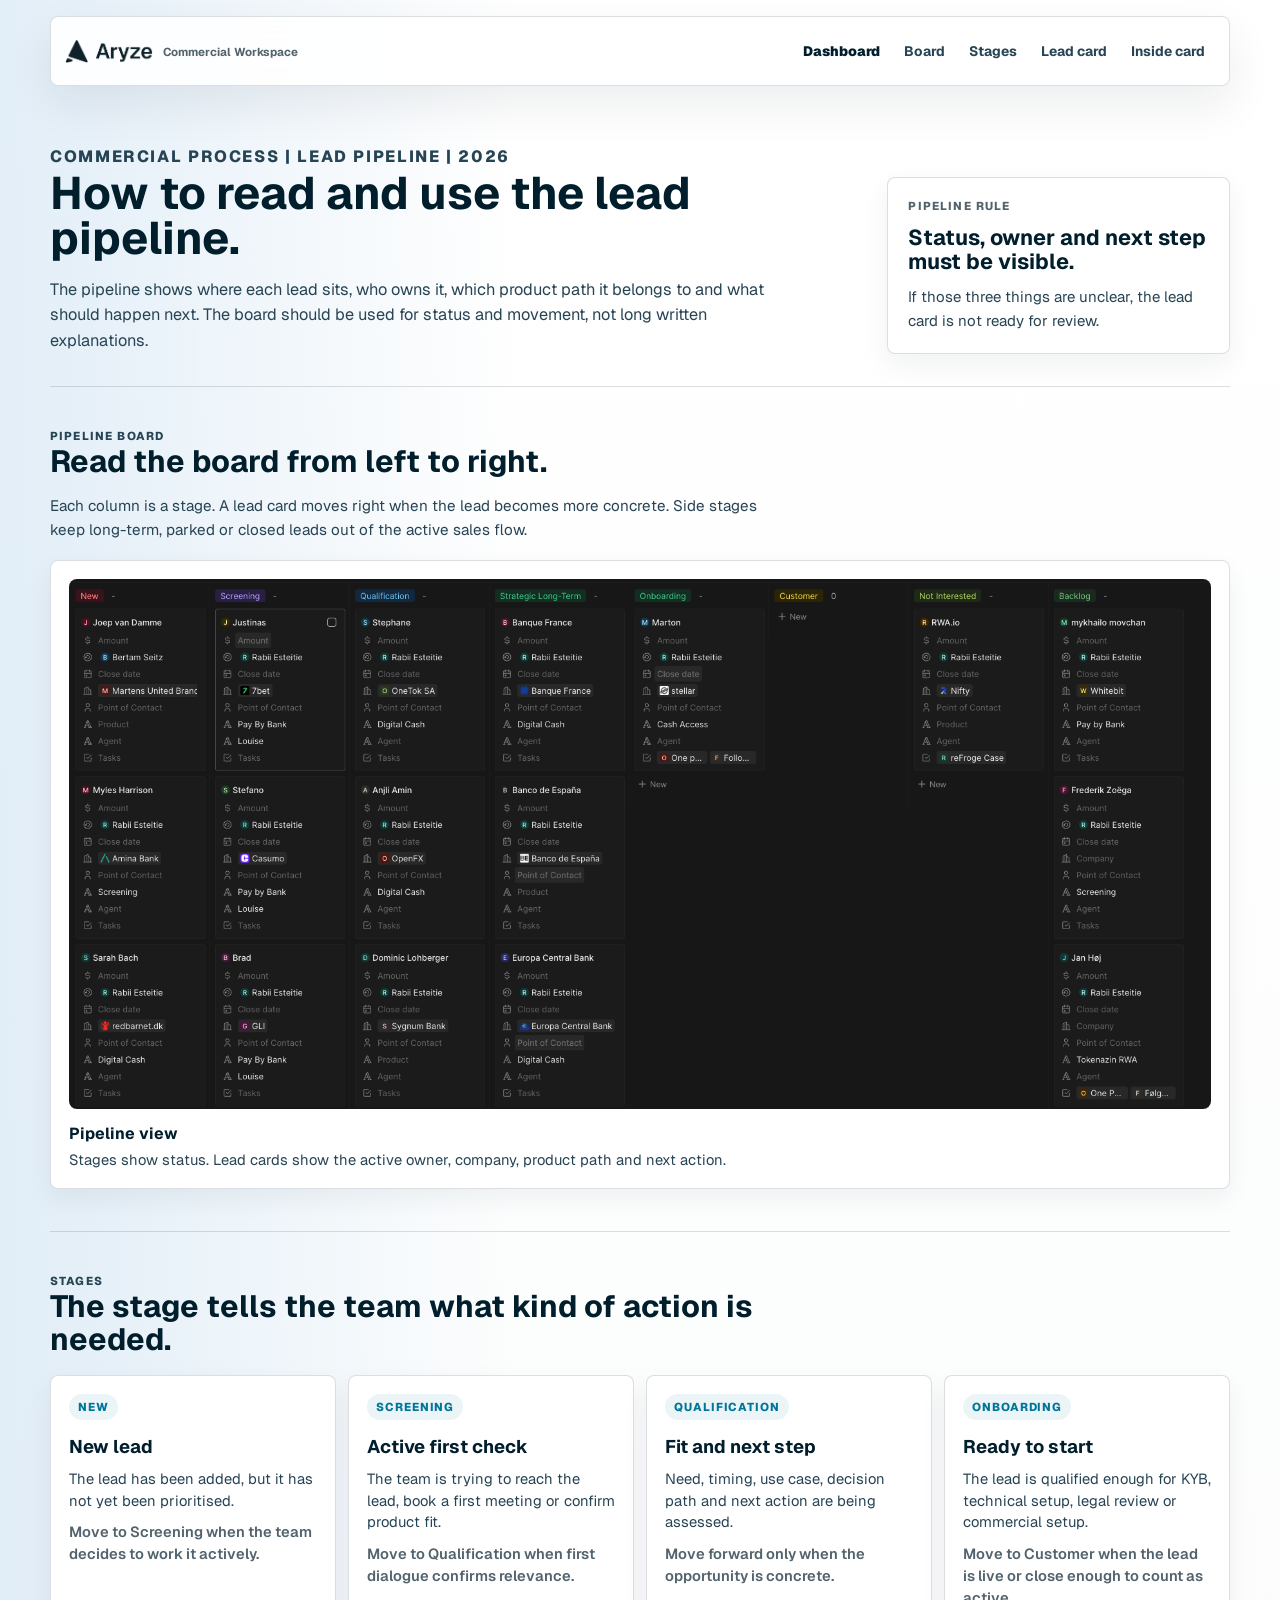
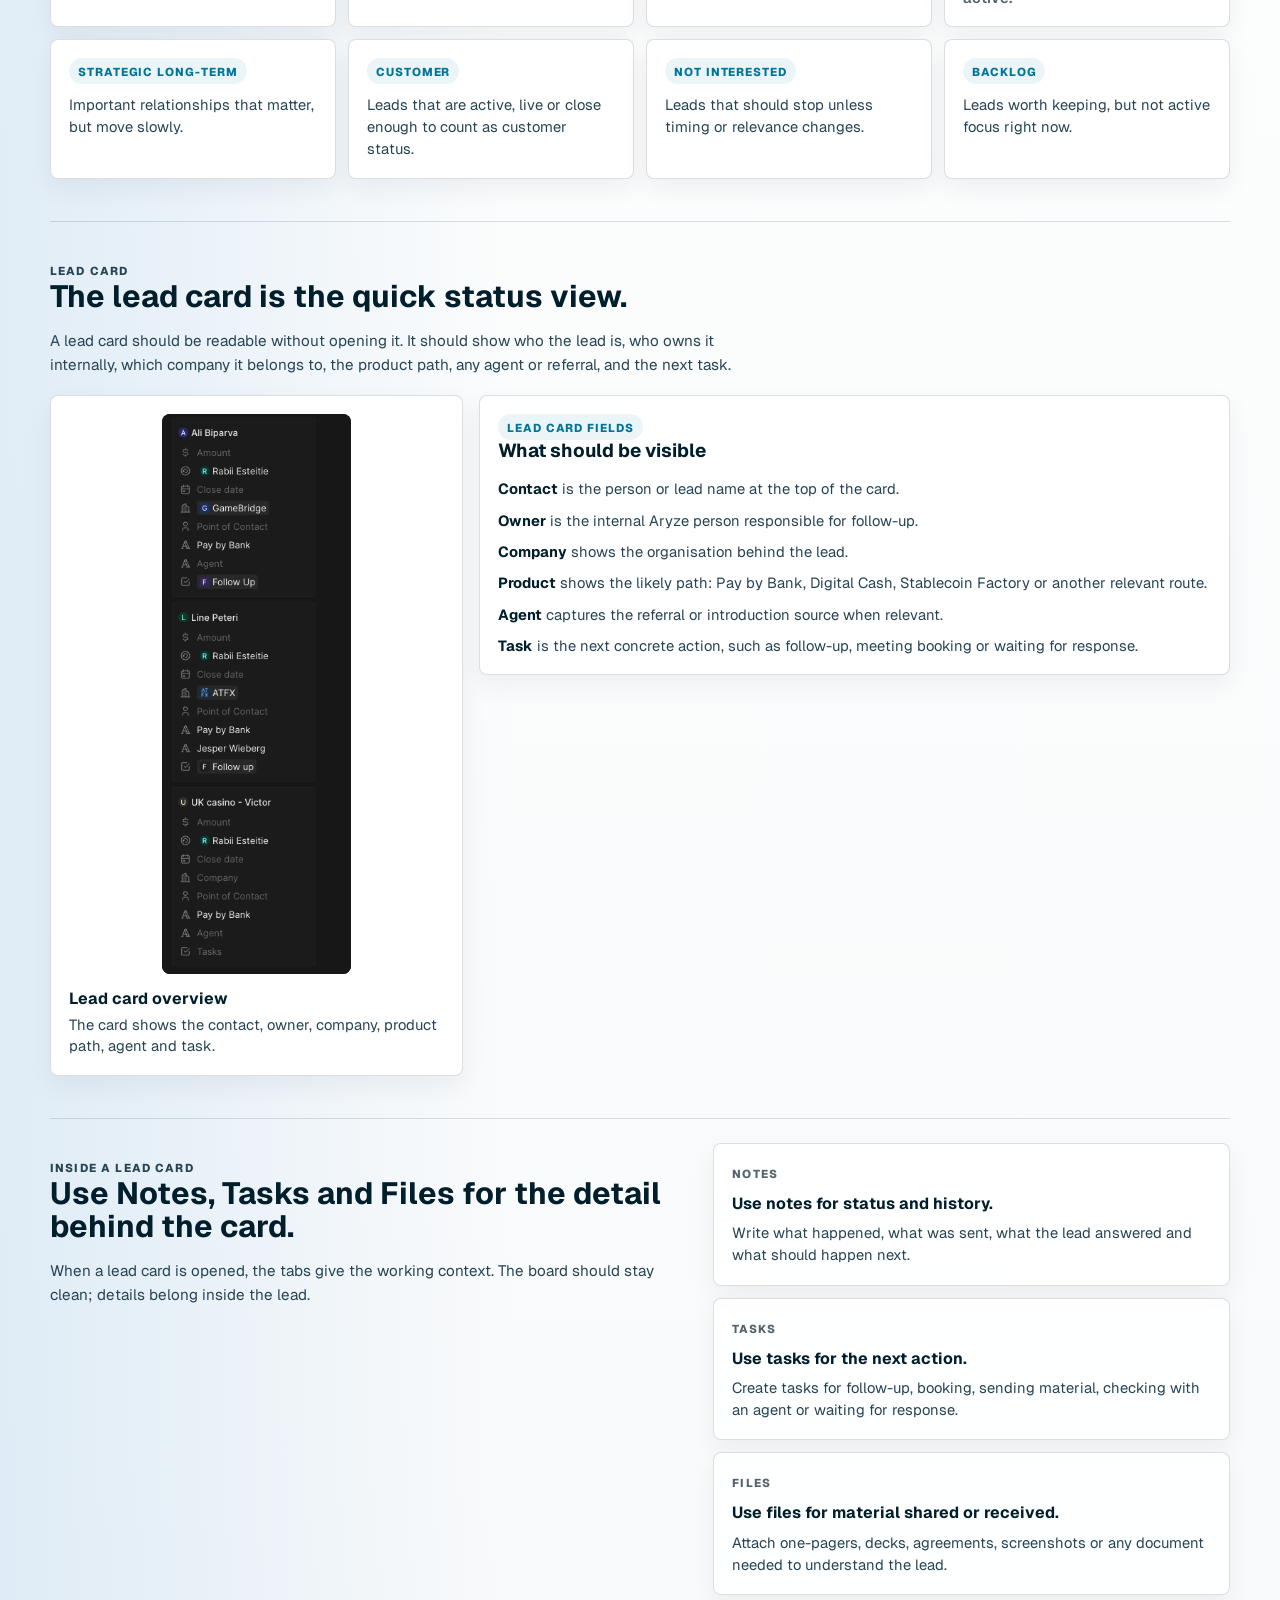
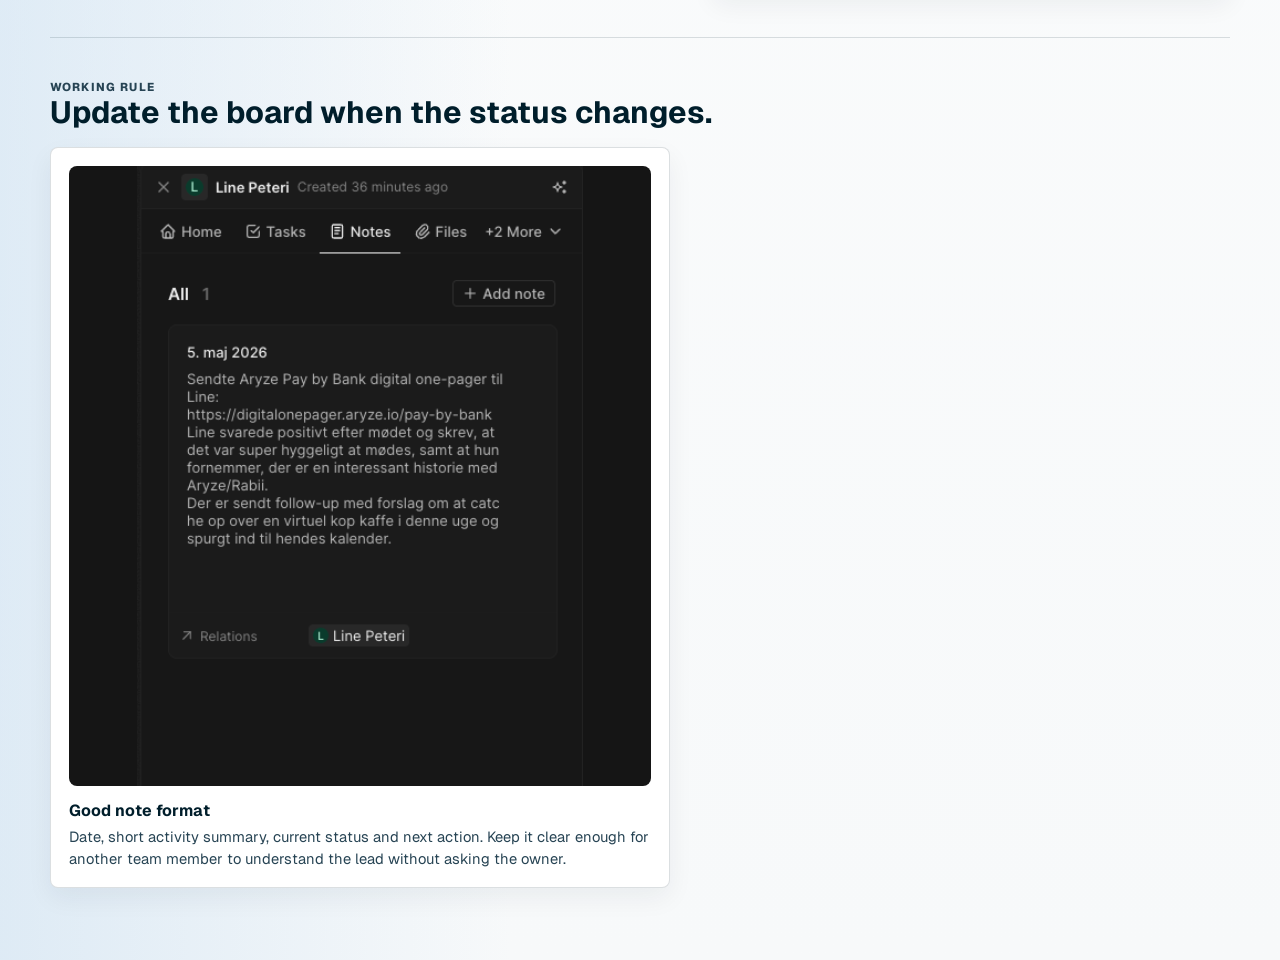
<file: reports/lead-pipeline-process.html>
<!doctype html>
<html lang="en">
  <head>
    <meta charset="utf-8" />
    <meta name="viewport" content="width=device-width, initial-scale=1" />
    <title>Lead Pipeline Process | Aryze</title>
    <meta
      name="description"
      content="Internal Aryze process page for lead pipeline stages, lead cards, tasks, notes and operating discipline."
    />
    <link rel="preconnect" href="https://fonts.googleapis.com" />
    <link rel="preconnect" href="https://fonts.gstatic.com" crossorigin />
    <link
      href="https://fonts.googleapis.com/css2?family=Geist:wght@400;500;700;800&display=swap"
      rel="stylesheet"
    />
    <link rel="stylesheet" href="../styles.css" />
  </head>
  <body class="plan-page">
    <header class="plan-topbar">
      <a class="brand" href="../index.html#dashboard">
        <img class="brand-logo" src="../assets/aryze-logo-wordmark.png" alt="Aryze" />
        <span>
          <small>Commercial Workspace</small>
        </span>
      </a>
      <nav class="plan-nav" aria-label="Page navigation">
        <a href="../index.html#dashboard">Dashboard</a>
        <a href="#board">Board</a>
        <a href="#stages">Stages</a>
        <a href="#lead-card">Lead card</a>
        <a href="#inside-card">Inside card</a>
      </nav>
    </header>

    <main class="plan-shell">
      <section class="plan-hero">
        <div>
          <p class="eyebrow">Commercial process | Lead pipeline | 2026</p>
          <h1>How to read and use the lead pipeline.</h1>
          <p>
            The pipeline shows where each lead sits, who owns it, which product
            path it belongs to and what should happen next. The board should be
            used for status and movement, not long written explanations.
          </p>
        </div>

        <aside class="plan-hero-panel">
          <span>Pipeline rule</span>
          <strong>Status, owner and next step must be visible.</strong>
          <p>If those three things are unclear, the lead card is not ready for review.</p>
        </aside>
      </section>

      <section class="plan-section visual-process-section" id="board">
        <div class="section-copy compact">
          <p class="eyebrow">Pipeline board</p>
          <h2>Read the board from left to right.</h2>
          <p>
            Each column is a stage. A lead card moves right when the lead becomes
            more concrete. Side stages keep long-term, parked or closed leads
            out of the active sales flow.
          </p>
        </div>

        <figure class="pipeline-board-figure">
          <img src="../assets/lead-pipeline/pipeline-board.png" alt="Full lead pipeline board with stages from New to Backlog" />
          <figcaption>
            <strong>Pipeline view</strong>
            <span>Stages show status. Lead cards show the active owner, company, product path and next action.</span>
          </figcaption>
        </figure>
      </section>

      <section class="plan-section" id="stages">
        <div class="section-copy compact">
          <p class="eyebrow">Stages</p>
          <h2>The stage tells the team what kind of action is needed.</h2>
        </div>

        <div class="pipeline-stage-grid">
          <article>
            <span>New</span>
            <h3>New lead</h3>
            <p>The lead has been added, but it has not yet been prioritised.</p>
            <small>Move to Screening when the team decides to work it actively.</small>
          </article>
          <article>
            <span>Screening</span>
            <h3>Active first check</h3>
            <p>The team is trying to reach the lead, book a first meeting or confirm product fit.</p>
            <small>Move to Qualification when first dialogue confirms relevance.</small>
          </article>
          <article>
            <span>Qualification</span>
            <h3>Fit and next step</h3>
            <p>Need, timing, use case, decision path and next action are being assessed.</p>
            <small>Move forward only when the opportunity is concrete.</small>
          </article>
          <article>
            <span>Onboarding</span>
            <h3>Ready to start</h3>
            <p>The lead is qualified enough for KYB, technical setup, legal review or commercial setup.</p>
            <small>Move to Customer when the lead is live or close enough to count as active.</small>
          </article>
        </div>

        <div class="note-format-grid side-stage-grid" aria-label="Side stages">
          <article>
            <span>Strategic Long-Term</span>
            <p>Important relationships that matter, but move slowly.</p>
          </article>
          <article>
            <span>Customer</span>
            <p>Leads that are active, live or close enough to count as customer status.</p>
          </article>
          <article>
            <span>Not Interested</span>
            <p>Leads that should stop unless timing or relevance changes.</p>
          </article>
          <article>
            <span>Backlog</span>
            <p>Leads worth keeping, but not active focus right now.</p>
          </article>
        </div>
      </section>

      <section class="plan-section" id="lead-card">
        <div class="section-copy compact">
          <p class="eyebrow">Lead card</p>
          <h2>The lead card is the quick status view.</h2>
          <p>
            A lead card should be readable without opening it. It should show who
            the lead is, who owns it internally, which company it belongs to,
            the product path, any agent or referral, and the next task.
          </p>
        </div>

        <div class="pipeline-visual-grid lead-card-grid">
          <figure>
            <img src="../assets/lead-pipeline/lead-cards.png" alt="Lead cards showing owner, company, product, agent and follow-up task" />
            <figcaption>
              <strong>Lead card overview</strong>
              <span>The card shows the contact, owner, company, product path, agent and task.</span>
            </figcaption>
          </figure>
          <article>
            <span class="field-label">Lead card fields</span>
            <h3>What should be visible</h3>
            <ul class="pipeline-list">
              <li><strong>Contact</strong> is the person or lead name at the top of the card.</li>
              <li><strong>Owner</strong> is the internal Aryze person responsible for follow-up.</li>
              <li><strong>Company</strong> shows the organisation behind the lead.</li>
              <li><strong>Product</strong> shows the likely path: Pay by Bank, Digital Cash, Stablecoin Factory or another relevant route.</li>
              <li><strong>Agent</strong> captures the referral or introduction source when relevant.</li>
              <li><strong>Task</strong> is the next concrete action, such as follow-up, meeting booking or waiting for response.</li>
            </ul>
          </article>
        </div>
      </section>

      <section class="plan-section two-column" id="inside-card">
        <div class="section-copy">
          <p class="eyebrow">Inside a lead card</p>
          <h2>Use Notes, Tasks and Files for the detail behind the card.</h2>
          <p>
            When a lead card is opened, the tabs give the working context. The
            board should stay clean; details belong inside the lead.
          </p>
        </div>

        <div class="plan-card-list">
          <article>
            <span>Notes</span>
            <strong>Use notes for status and history.</strong>
            <p>Write what happened, what was sent, what the lead answered and what should happen next.</p>
          </article>
          <article>
            <span>Tasks</span>
            <strong>Use tasks for the next action.</strong>
            <p>Create tasks for follow-up, booking, sending material, checking with an agent or waiting for response.</p>
          </article>
          <article>
            <span>Files</span>
            <strong>Use files for material shared or received.</strong>
            <p>Attach one-pagers, decks, agreements, screenshots or any document needed to understand the lead.</p>
          </article>
        </div>
      </section>

      <section class="plan-section" id="workflow">
        <div class="section-copy compact">
          <p class="eyebrow">Working rule</p>
          <h2>Update the board when the status changes.</h2>
        </div>

        <figure class="pipeline-note-figure">
          <img src="../assets/lead-pipeline/lead-notes.png" alt="Lead notes panel with activity summary and next action" />
          <figcaption>
            <strong>Good note format</strong>
            <span>Date, short activity summary, current status and next action. Keep it clear enough for another team member to understand the lead without asking the owner.</span>
          </figcaption>
        </figure>
      </section>
    </main>
  </body>
</html>
</file>
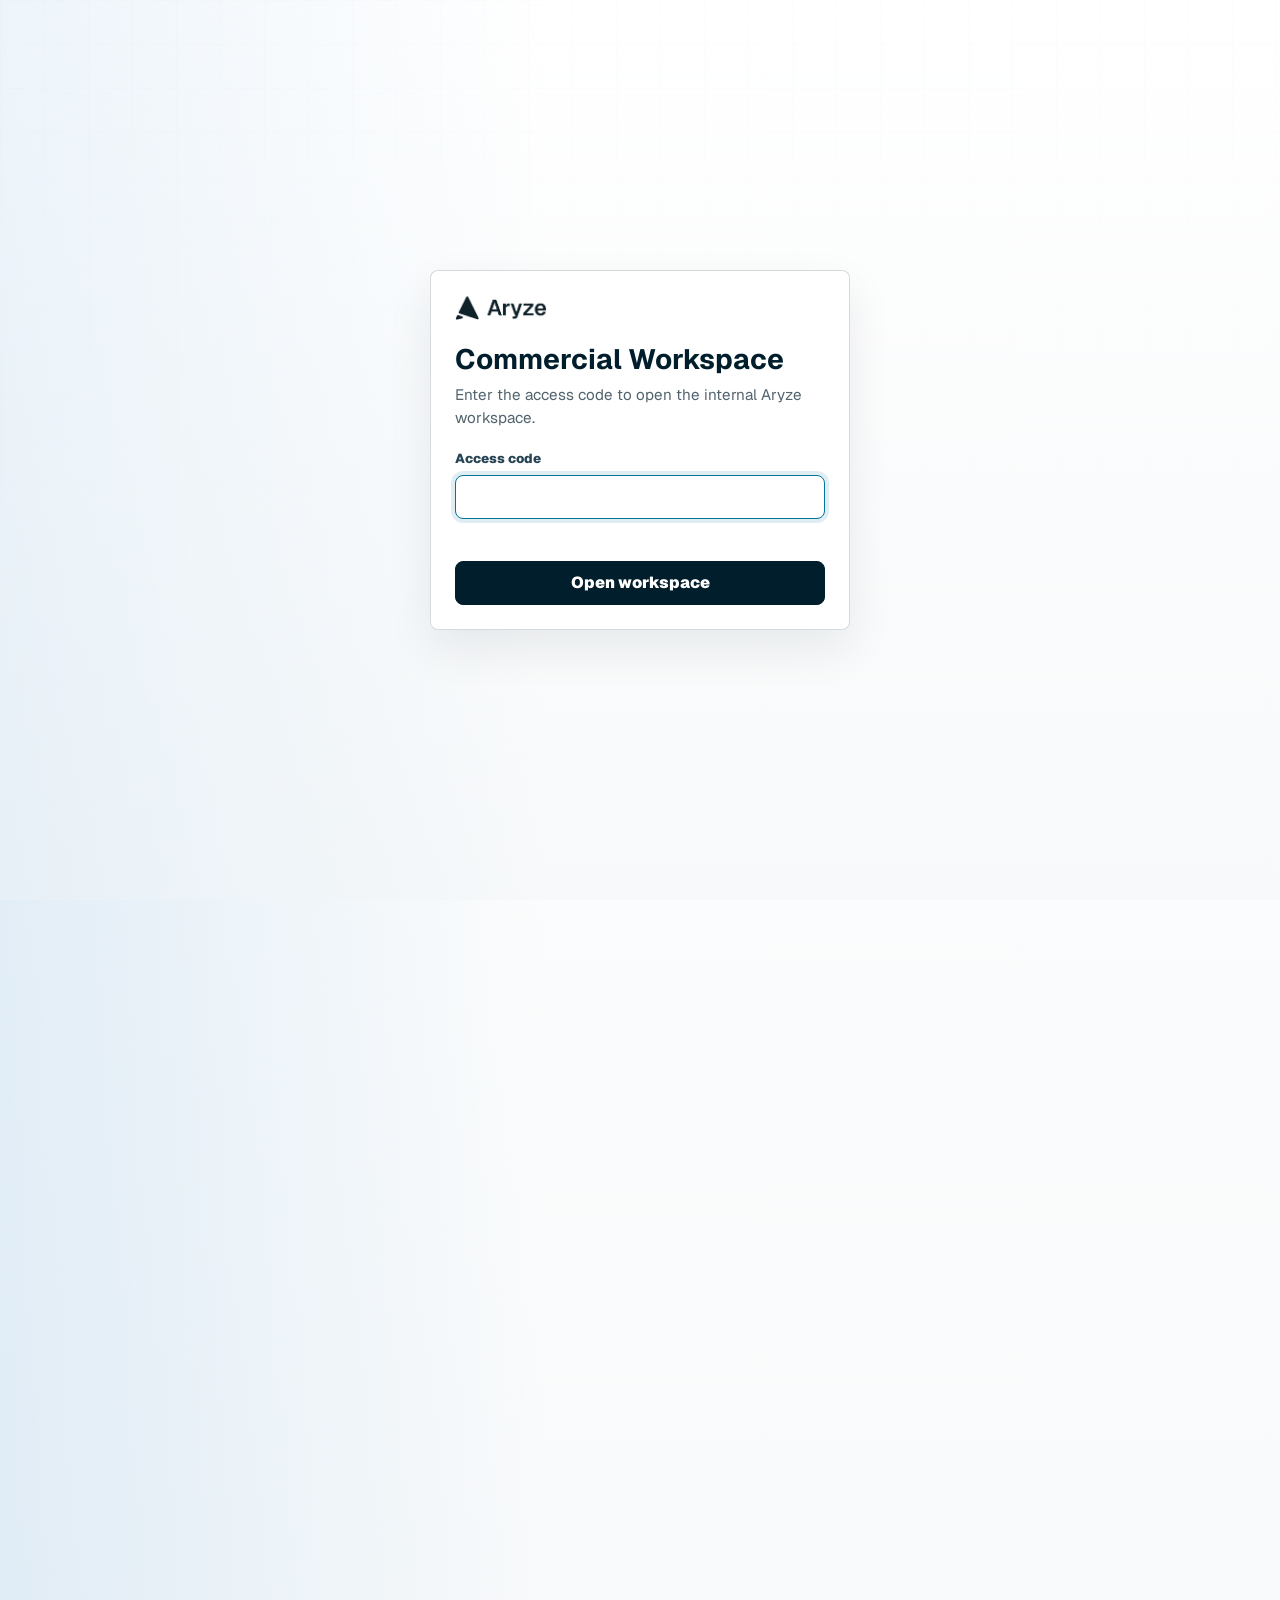
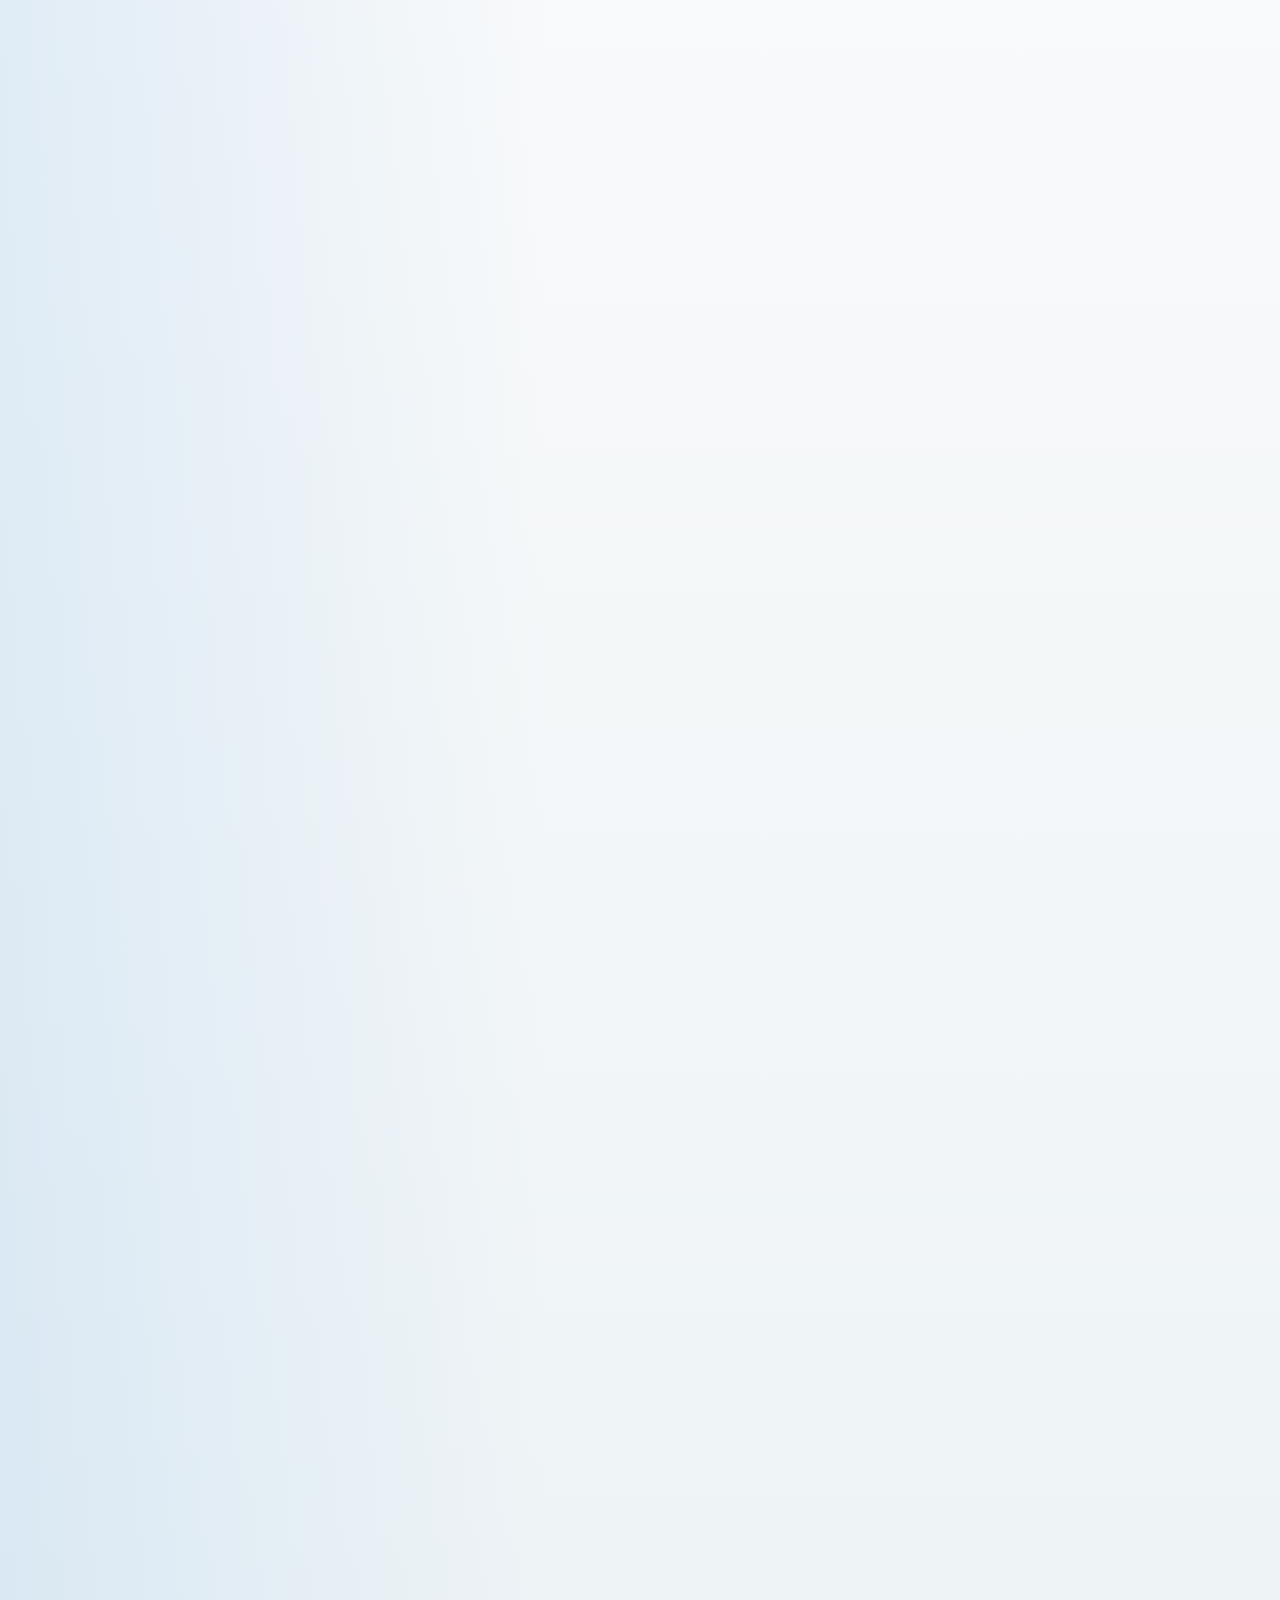
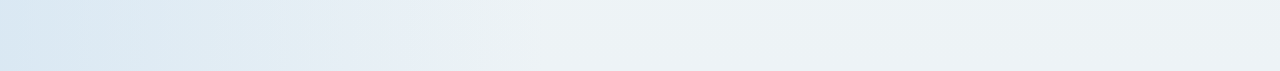
<file: reports/maalsaetninger-for-aryze.html>
<!doctype html>
<html lang="en">
  <head>
    <meta charset="utf-8" />
    <meta name="viewport" content="width=device-width, initial-scale=1" />
    <title>ARYZE 2026 Objectives | Aryze</title>
    <meta
      name="description"
      content="Internal ARYZE OKR page for Q3 and Q4 2026 objectives, casino onboarding, transaction volume and revenue milestones."
    />
    <link rel="preconnect" href="https://fonts.googleapis.com" />
    <link rel="preconnect" href="https://fonts.gstatic.com" crossorigin />
    <link
      href="https://fonts.googleapis.com/css2?family=Geist:wght@400;500;700;800&display=swap"
      rel="stylesheet"
    />
    <link rel="stylesheet" href="../styles.css" />
    <style>
      .objectives-page {
        --objective-ink: #001e2b;
        --objective-teal: #007599;
        --objective-blue: #bfd9ef;
        --objective-amber: #d8a746;
        --objective-red: #b84c3d;
        background:
          linear-gradient(90deg, rgba(191, 217, 239, 0.42), transparent 34rem),
          linear-gradient(180deg, #ffffff 0%, #f7f9fa 56%, #edf3f6 100%);
      }

      .objectives-page .plan-shell {
        width: min(1220px, calc(100% - 32px));
      }

      .objectives-hero {
        display: grid;
        grid-template-columns: minmax(0, 0.95fr) minmax(360px, 0.58fr);
        gap: clamp(18px, 3vw, 34px);
        align-items: stretch;
        padding: clamp(18px, 4vw, 36px);
        border: 1px solid var(--line);
        border-radius: var(--radius);
        background:
          linear-gradient(135deg, rgba(255, 255, 255, 0.96), rgba(247, 249, 250, 0.9)),
          linear-gradient(90deg, rgba(0, 117, 153, 0.08), transparent 42%);
        box-shadow: var(--shadow);
      }

      .objectives-hero h1 {
        max-width: 760px;
        margin: 0;
        font-size: clamp(2.75rem, 6vw, 5.8rem);
        line-height: 0.92;
      }

      .objectives-hero p {
        max-width: 730px;
        margin: 20px 0 0;
        color: var(--ink-soft);
        font-size: clamp(1rem, 1.7vw, 1.18rem);
        line-height: 1.55;
      }

      .hero-actions {
        display: flex;
        flex-wrap: wrap;
        gap: 10px;
        margin-top: 26px;
      }

      .hero-tag {
        min-height: 38px;
        display: inline-flex;
        align-items: center;
        padding: 0 12px;
        border: 1px solid var(--line);
        border-radius: 999px;
        color: var(--ink-soft);
        background: rgba(255, 255, 255, 0.74);
        font-size: 0.82rem;
        font-weight: 850;
      }

      .runway-panel {
        display: grid;
        align-content: space-between;
        gap: 22px;
        min-height: 360px;
        padding: 22px;
        border: 1px solid rgba(0, 30, 43, 0.18);
        border-radius: var(--radius);
        color: #ffffff;
        background:
          linear-gradient(180deg, rgba(0, 30, 43, 0.94), rgba(0, 55, 76, 0.94)),
          linear-gradient(90deg, rgba(191, 217, 239, 0.18), transparent);
        box-shadow: 0 20px 46px rgba(0, 30, 43, 0.18);
      }

      .runway-panel span {
        color: rgba(255, 255, 255, 0.66);
      }

      .runway-panel strong {
        display: block;
        margin-top: 10px;
        color: #ffffff;
        font-size: clamp(2.25rem, 4.5vw, 4.4rem);
        line-height: 0.9;
      }

      .runway-panel p {
        margin: 14px 0 0;
        color: rgba(255, 255, 255, 0.72);
        font-size: 0.95rem;
        line-height: 1.5;
      }

      .runway-bar {
        display: grid;
        gap: 12px;
      }

      .runway-line {
        position: relative;
        height: 10px;
        overflow: hidden;
        border-radius: 999px;
        background: rgba(255, 255, 255, 0.16);
      }

      .runway-line::before {
        content: "";
        position: absolute;
        inset: 0 18% 0 0;
        border-radius: inherit;
        background: linear-gradient(90deg, var(--objective-blue), var(--objective-teal), var(--objective-amber));
      }

      .runway-scale {
        display: grid;
        grid-template-columns: repeat(3, minmax(0, 1fr));
        gap: 8px;
      }

      .runway-scale div {
        padding: 10px;
        border: 1px solid rgba(255, 255, 255, 0.14);
        border-radius: var(--radius);
        background: rgba(255, 255, 255, 0.06);
      }

      .runway-scale b,
      .runway-scale small {
        display: block;
      }

      .runway-scale b {
        color: #ffffff;
        font-size: 0.94rem;
      }

      .runway-scale small {
        margin-top: 4px;
        color: rgba(255, 255, 255, 0.6);
        font-size: 0.74rem;
      }

      .objective-scoreboard {
        display: grid;
        grid-template-columns: repeat(4, minmax(0, 1fr));
        gap: 12px;
        margin-top: 14px;
      }

      .objective-scoreboard article {
        min-height: 132px;
        display: grid;
        align-content: space-between;
        padding: 18px;
        border: 1px solid var(--line);
        border-radius: var(--radius);
        background: rgba(255, 255, 255, 0.86);
        box-shadow: var(--shadow-soft);
      }

      .objective-scoreboard strong {
        display: block;
        margin-top: 10px;
        color: var(--objective-ink);
        font-size: clamp(1.8rem, 3vw, 2.5rem);
        line-height: 0.98;
      }

      .objective-scoreboard small {
        display: block;
        margin-top: 8px;
        color: var(--ink-soft);
        font-size: 0.84rem;
        line-height: 1.32;
      }

      .roadmap-intro {
        display: grid;
        grid-template-columns: minmax(0, 0.82fr) minmax(260px, 0.32fr);
        gap: 22px;
        align-items: end;
        margin-bottom: 22px;
      }

      .roadmap-intro p {
        max-width: 760px;
      }

      .roadmap-note {
        padding: 16px;
        border: 1px solid var(--line);
        border-radius: var(--radius);
        background: rgba(255, 255, 255, 0.78);
        box-shadow: var(--shadow-soft);
      }

      .roadmap-note strong,
      .roadmap-note span {
        display: block;
      }

      .roadmap-note strong {
        color: var(--objective-ink);
        font-size: 1.08rem;
        line-height: 1.2;
      }

      .roadmap-note span {
        margin-top: 6px;
        color: var(--ink-soft);
        font-size: 0.86rem;
        line-height: 1.42;
      }

      .premium-roadmap {
        position: relative;
        display: grid;
        grid-template-columns: repeat(6, minmax(0, 1fr));
        gap: 12px;
        margin: 0;
        padding: 18px;
        border: 1px solid var(--line);
        border-radius: var(--radius);
        background: rgba(255, 255, 255, 0.76);
        box-shadow: var(--shadow);
        list-style: none;
      }

      .premium-roadmap::before {
        content: "";
        position: absolute;
        left: 5%;
        right: 5%;
        top: 68px;
        height: 2px;
        background: linear-gradient(90deg, var(--objective-blue), var(--objective-teal), var(--objective-amber));
      }

      .roadmap-step {
        position: relative;
        z-index: 1;
        min-height: 304px;
        display: grid;
        grid-template-rows: auto auto auto 1fr;
        gap: 12px;
        padding: 0 2px;
      }

      .roadmap-date {
        min-height: 32px;
        display: inline-flex;
        align-items: center;
        width: max-content;
        max-width: 100%;
        padding: 0 10px;
        border: 1px solid var(--line);
        border-radius: 999px;
        color: var(--ink-soft);
        background: #ffffff;
        font-size: 0.76rem;
        font-weight: 900;
      }

      .roadmap-dot {
        width: 52px;
        height: 52px;
        display: grid;
        place-items: center;
        border: 8px solid #ffffff;
        border-radius: 999px;
        color: #ffffff;
        background: var(--objective-teal);
        box-shadow: 0 12px 28px rgba(0, 30, 43, 0.18);
        font-size: 0.8rem;
        font-weight: 950;
      }

      .roadmap-step:nth-child(1) .roadmap-dot,
      .roadmap-step:nth-child(2) .roadmap-dot {
        background: #274454;
      }

      .roadmap-step:nth-child(5) .roadmap-dot,
      .roadmap-step:nth-child(6) .roadmap-dot {
        background: var(--objective-amber);
        color: var(--objective-ink);
      }

      .roadmap-card {
        min-height: 184px;
        padding: 16px;
        border: 1px solid var(--line);
        border-radius: var(--radius);
        background: #ffffff;
        box-shadow: var(--shadow-soft);
      }

      .roadmap-card h3 {
        margin: 0;
        font-size: 1rem;
        line-height: 1.18;
      }

      .roadmap-card p {
        margin: 9px 0 0;
        color: var(--ink-soft);
        font-size: 0.86rem;
        line-height: 1.42;
      }

      .roadmap-card b {
        display: block;
        margin-top: 12px;
        color: var(--objective-teal);
        font-size: 0.78rem;
        line-height: 1.32;
      }

      .market-lanes {
        display: grid;
        grid-template-columns: repeat(3, minmax(0, 1fr));
        gap: 12px;
      }

      .market-lane {
        min-height: 260px;
        display: grid;
        align-content: space-between;
        gap: 18px;
        padding: 20px;
        border: 1px solid var(--line);
        border-radius: var(--radius);
        background: rgba(255, 255, 255, 0.86);
        box-shadow: var(--shadow-soft);
      }

      .market-lane h3 {
        margin: 12px 0 0;
        font-size: 1.28rem;
        line-height: 1.12;
      }

      .market-lane > div > span,
      .execution-system article div span {
        color: var(--muted);
        font-size: 0.72rem;
        font-weight: 850;
        letter-spacing: 0.1em;
        text-transform: uppercase;
      }

      .market-lane p {
        margin: 10px 0 0;
        color: var(--ink-soft);
        font-size: 0.92rem;
        line-height: 1.5;
      }

      .lane-meter {
        display: grid;
        gap: 8px;
      }

      .lane-meter div {
        height: 8px;
        overflow: hidden;
        border-radius: 999px;
        background: var(--surface-soft);
      }

      .lane-meter div::before {
        content: "";
        display: block;
        width: var(--lane-width);
        height: 100%;
        border-radius: inherit;
        background: linear-gradient(90deg, var(--objective-teal), var(--objective-blue));
      }

      .lane-meter span {
        color: var(--muted);
        font-size: 0.76rem;
        font-weight: 850;
        text-transform: uppercase;
      }

      .execution-system {
        display: grid;
        grid-template-columns: repeat(4, minmax(0, 1fr));
        gap: 12px;
      }

      .execution-system article {
        min-height: 230px;
        display: grid;
        align-content: start;
        gap: 12px;
        padding: 18px;
        border: 1px solid var(--line);
        border-radius: var(--radius);
        background: #ffffff;
        box-shadow: var(--shadow-soft);
      }

      .execution-number {
        width: 42px;
        height: 42px;
        display: grid;
        place-items: center;
        border-radius: 999px;
        color: #ffffff;
        background: var(--objective-ink);
        font-size: 0.78rem;
        font-weight: 950;
      }

      .execution-system h3 {
        margin: 0;
        font-size: 1.05rem;
        line-height: 1.18;
      }

      .execution-system p {
        margin: 0;
        color: var(--ink-soft);
        font-size: 0.9rem;
        line-height: 1.48;
      }

      .december-board {
        display: grid;
        grid-template-columns: minmax(0, 0.86fr) minmax(340px, 0.58fr);
        gap: 18px;
        align-items: stretch;
      }

      .december-proof {
        display: grid;
        align-content: space-between;
        min-height: 360px;
        padding: 26px;
        border: 1px solid rgba(0, 30, 43, 0.18);
        border-radius: var(--radius);
        color: #ffffff;
        background:
          linear-gradient(180deg, rgba(0, 30, 43, 0.96), rgba(0, 83, 109, 0.94)),
          linear-gradient(120deg, transparent, rgba(216, 167, 70, 0.16));
        box-shadow: var(--shadow);
      }

      .december-proof h2 {
        color: #ffffff;
      }

      .december-proof p {
        max-width: 720px;
        color: rgba(255, 255, 255, 0.72);
      }

      .proof-grid {
        display: grid;
        grid-template-columns: repeat(2, minmax(0, 1fr));
        gap: 10px;
        margin-top: 28px;
      }

      .proof-grid div {
        min-height: 78px;
        padding: 14px;
        border: 1px solid rgba(255, 255, 255, 0.16);
        border-radius: var(--radius);
        background: rgba(255, 255, 255, 0.07);
      }

      .proof-grid span,
      .proof-grid strong {
        display: block;
      }

      .proof-grid span {
        color: rgba(255, 255, 255, 0.58);
        font-size: 0.72rem;
        font-weight: 850;
        letter-spacing: 0.1em;
        text-transform: uppercase;
      }

      .proof-grid strong {
        margin-top: 8px;
        color: #ffffff;
        font-size: 1.32rem;
      }

      .revenue-stack {
        display: grid;
        gap: 10px;
        padding: 16px;
        border: 1px solid var(--line);
        border-radius: var(--radius);
        background: rgba(255, 255, 255, 0.86);
        box-shadow: var(--shadow-soft);
      }

      .revenue-stack div {
        min-height: 58px;
        display: grid;
        grid-template-columns: minmax(0, 1fr) auto;
        gap: 12px;
        align-items: center;
        padding: 12px;
        border: 1px solid var(--line);
        border-radius: var(--radius);
        background: var(--surface-soft);
      }

      .revenue-stack span {
        color: var(--ink-soft);
        font-size: 0.9rem;
      }

      .revenue-stack strong {
        color: var(--objective-ink);
        font-size: 0.94rem;
        white-space: nowrap;
      }

      @media (max-width: 1180px) {
        .objectives-hero,
        .roadmap-intro,
        .december-board {
          grid-template-columns: 1fr;
        }

        .premium-roadmap {
          grid-template-columns: repeat(3, minmax(0, 1fr));
        }

        .premium-roadmap::before {
          display: none;
        }
      }

      @media (max-width: 900px) {
        .objective-scoreboard,
        .market-lanes,
        .execution-system {
          grid-template-columns: repeat(2, minmax(0, 1fr));
        }
      }

      @media (max-width: 760px) {
        .objectives-hero {
          padding: 22px;
        }

        .objective-scoreboard,
        .premium-roadmap,
        .market-lanes,
        .execution-system,
        .proof-grid {
          grid-template-columns: 1fr;
        }

        .runway-scale {
          grid-template-columns: 1fr;
        }

        .roadmap-step {
          min-height: auto;
          grid-template-columns: auto minmax(0, 1fr);
          grid-template-rows: auto auto;
          align-items: start;
        }

        .roadmap-date {
          grid-column: 1 / -1;
        }

        .roadmap-card {
          min-height: 0;
        }

        .revenue-stack div {
          grid-template-columns: 1fr;
        }

        .revenue-stack strong {
          white-space: normal;
        }
      }
    </style>
    <script src="../site-auth.js" defer></script>
    <script src="./objectives-auth.js" defer></script>
  </head>
  <body class="plan-page objectives-page">
    <header class="plan-topbar">
      <a class="brand" href="../index.html#dashboard">
        <img class="brand-logo" src="../assets/aryze-logo-wordmark.png" alt="Aryze" />
        <span>
          <small>Commercial Workspace</small>
        </span>
      </a>
      <nav class="plan-nav" aria-label="Page navigation">
        <a href="../index.html#dashboard">Dashboard</a>
        <a href="#roadmap">Roadmap</a>
        <a href="#markets">Markets</a>
        <a href="#execution">Execution</a>
        <a href="#december">December</a>
      </nav>
    </header>

    <main class="plan-shell">
      <section class="objectives-hero">
        <div>
          <p class="eyebrow">Executive OKR | Q3 + Q4 2026 | Internal</p>
          <h1>ARYZE 2026 Objectives.</h1>
          <p>
            The second-half plan is simple and aggressive: secure the EU operating
            roof, convert the UK and EU casino pipelines into live merchants, and
            prove that ARYZE can turn monthly transaction volume into durable
            casino revenue.
          </p>
          <div class="hero-actions" aria-label="Objective framing">
            <span class="hero-tag">Licensing coverage</span>
            <span class="hero-tag">Casino go-lives</span>
            <span class="hero-tag">Transaction scale</span>
            <span class="hero-tag">Revenue proof</span>
          </div>
        </div>

        <aside class="runway-panel">
          <div>
            <span class="eyebrow">North star</span>
            <strong>&gt;4.2M</strong>
            <p>
              Monthly casino transactions by 1 December 2026, powered by a combined
              live base of more than 140 UK and EU casinos.
            </p>
          </div>
          <div class="runway-bar" aria-label="Objective runway">
            <div class="runway-line"></div>
            <div class="runway-scale">
              <div>
                <b>July</b>
                <small>EU roof</small>
              </div>
              <div>
                <b>October</b>
                <small>400k EUR monthly</small>
              </div>
              <div>
                <b>December</b>
                <small>840k EUR monthly</small>
              </div>
            </div>
          </div>
        </aside>
      </section>

      <section class="objective-scoreboard" aria-label="Objective snapshot">
        <article>
          <span>Window</span>
          <strong>Q3-Q4</strong>
          <small>execution window</small>
        </article>
        <article>
          <span>UK target</span>
          <strong>&gt;40</strong>
          <small>live casinos</small>
        </article>
        <article>
          <span>EU target</span>
          <strong>&gt;100</strong>
          <small>live casinos</small>
        </article>
        <article>
          <span>Revenue target</span>
          <strong>&gt;840k</strong>
          <small>EUR monthly revenue</small>
        </article>
      </section>

      <section class="plan-section" id="roadmap">
        <div class="roadmap-intro">
          <div class="section-copy">
            <p class="eyebrow">Strategic roadmap</p>
            <h2>Six milestones that turn access into revenue scale.</h2>
            <p>
              Each month has a concrete operating job. The roadmap moves from
              regulatory access, to first UK proof, to EU activation, and finally
              to a combined transaction and revenue proof point.
            </p>
          </div>
          <aside class="roadmap-note">
            <strong>Operating logic</strong>
            <span>Live casino count is the leading signal. Transaction volume and monthly revenue are the proof signals.</span>
          </aside>
        </div>

        <ol class="premium-roadmap" aria-label="2026 objective roadmap">
          <li class="roadmap-step">
            <span class="roadmap-date">1 July</span>
            <span class="roadmap-dot">01</span>
            <div class="roadmap-card">
              <h3>EU operating roof</h3>
              <p>Secure the EU licensing roof through Payable / Volt.</p>
              <b>Foundation for EU activation</b>
            </div>
          </li>
          <li class="roadmap-step">
            <span class="roadmap-date">1 August</span>
            <span class="roadmap-dot">02</span>
            <div class="roadmap-card">
              <h3>First UK live base</h3>
              <p>Move more than 20 UK casinos live from the 30-casino pipeline.</p>
              <b>Commercial proof in production</b>
            </div>
          </li>
          <li class="roadmap-step">
            <span class="roadmap-date">1 September</span>
            <span class="roadmap-dot">03</span>
            <div class="roadmap-card">
              <h3>UK volume plus EU launch</h3>
              <p>Reach more than 600k monthly UK transactions and bring 50 EU casinos live.</p>
              <b>Two-market momentum</b>
            </div>
          </li>
          <li class="roadmap-step">
            <span class="roadmap-date">1 October</span>
            <span class="roadmap-dot">04</span>
            <div class="roadmap-card">
              <h3>EU volume converts</h3>
              <p>Reach more than 1.5M monthly EU transactions and more than 400k EUR in monthly revenue.</p>
              <b>First revenue checkpoint</b>
            </div>
          </li>
          <li class="roadmap-step">
            <span class="roadmap-date">1 November</span>
            <span class="roadmap-dot">05</span>
            <div class="roadmap-card">
              <h3>Live base doubles down</h3>
              <p>Scale the footprint to more than 40 UK casinos and more than 100 EU casinos.</p>
              <b>Installed base for December scale</b>
            </div>
          </li>
          <li class="roadmap-step">
            <span class="roadmap-date">1 December</span>
            <span class="roadmap-dot">06</span>
            <div class="roadmap-card">
              <h3>Revenue-scale proof</h3>
              <p>Reach more than 4.2M monthly transactions and more than 840k EUR in monthly revenue.</p>
              <b>Board-level proof point</b>
            </div>
          </li>
        </ol>
      </section>

      <section class="plan-section two-column" id="markets">
        <div class="section-copy">
          <p class="eyebrow">Market motions</p>
          <h2>UK proves transaction density. EU creates the scale curve.</h2>
          <p>
            The plan separates two jobs. UK execution is about disciplined
            conversion of a known pipeline into active transaction volume. EU
            execution starts with licensing coverage, then turns a much larger
            pipeline into a live casino base with meaningful volume.
          </p>
        </div>

        <div class="market-lanes">
          <article class="market-lane">
            <div>
              <span>UK motion</span>
              <h3>Transaction density from a focused pipeline.</h3>
              <p>The September volume target is more than 600k UK transactions per month.</p>
            </div>
            <div class="lane-meter" style="--lane-width: 67%">
              <div></div>
              <span>20+ of 30 casinos live</span>
            </div>
          </article>
          <article class="market-lane">
            <div>
              <span>EU motion</span>
              <h3>Scale curve from licensing coverage.</h3>
              <p>The EU objective is 50 live casinos by September, then 100+ live by November.</p>
            </div>
            <div class="lane-meter" style="--lane-width: 50%">
              <div></div>
              <span>50 live by September</span>
            </div>
          </article>
          <article class="market-lane">
            <div>
              <span>Revenue motion</span>
              <h3>Volume translated into recurring revenue.</h3>
              <p>October becomes the first revenue checkpoint, then December doubles the target.</p>
            </div>
            <div class="lane-meter" style="--lane-width: 100%">
              <div></div>
              <span>840k EUR monthly target</span>
            </div>
          </article>
        </div>
      </section>

      <section class="plan-section" id="execution">
        <div class="section-copy compact">
          <p class="eyebrow">Execution system</p>
          <h2>The objective only works if onboarding, go-live and revenue tracking move together.</h2>
        </div>

        <div class="execution-system">
          <article>
            <span class="execution-number">01</span>
            <div>
              <span>Licensing</span>
              <h3>Close the EU operating roof</h3>
            </div>
            <p>Make Payable / Volt coverage the foundation for EU casino activation.</p>
          </article>
          <article>
            <span class="execution-number">02</span>
            <div>
              <span>Pipeline</span>
              <h3>Prioritise live conversion</h3>
            </div>
            <p>Keep commercial energy focused on casinos that can move from pipeline to production.</p>
          </article>
          <article>
            <span class="execution-number">03</span>
            <div>
              <span>Onboarding</span>
              <h3>Remove go-live friction</h3>
            </div>
            <p>Protect the timeline by making technical, compliance and commercial readiness explicit.</p>
          </article>
          <article>
            <span class="execution-number">04</span>
            <div>
              <span>Reporting</span>
              <h3>Track volume and revenue weekly</h3>
            </div>
            <p>Use live casino count, transaction volume and monthly revenue as the operating scorecard.</p>
          </article>
        </div>
      </section>

      <section class="plan-section" id="december">
        <div class="december-board">
          <div class="december-proof">
            <div class="section-copy">
              <p class="eyebrow">December proof point</p>
              <h2>By December, the objective becomes a revenue-scale test.</h2>
              <p>
                The final milestone is not just a larger customer count. ARYZE
                should have a live casino base large enough to support more than
                4.2 million monthly transactions and more than 840k EUR in monthly
                casino revenue.
              </p>
            </div>
            <div class="proof-grid">
              <div><span>UK live base</span><strong>&gt;40 casinos</strong></div>
              <div><span>EU live base</span><strong>&gt;100 casinos</strong></div>
              <div><span>Monthly volume</span><strong>&gt;4.2M txns</strong></div>
              <div><span>Monthly revenue</span><strong>&gt;840k EUR</strong></div>
            </div>
          </div>

          <div class="revenue-stack" aria-label="Revenue milestone stack">
            <div><span>July dependency</span><strong>EU roof</strong></div>
            <div><span>August live base</span><strong>&gt;20 UK</strong></div>
            <div><span>September launch</span><strong>50 EU</strong></div>
            <div><span>October checkpoint</span><strong>&gt;400k EUR</strong></div>
            <div><span>November base</span><strong>&gt;140 casinos</strong></div>
            <div><span>December target</span><strong>&gt;840k EUR</strong></div>
          </div>
        </div>
      </section>

      <section class="plan-section two-column" id="source">
        <div class="section-copy">
          <p class="eyebrow">Operating summary</p>
          <h2>What must be true for the roadmap to land.</h2>
          <p>
            The objective depends on clear ownership across licensing, sales,
            onboarding and reporting. The live casino count should be reviewed
            as the leading indicator, with transaction volume and monthly revenue
            reviewed as proof that the installed base is performing.
          </p>
        </div>

        <div class="plan-card-list">
          <article>
            <span>UK motion</span>
            <strong>Convert 30 pipeline casinos into more than 20 live operators.</strong>
            <p>UK execution proves transaction density before the wider scale curve.</p>
          </article>
          <article>
            <span>EU motion</span>
            <strong>Turn licensing coverage into the first 50 live EU casinos.</strong>
            <p>EU execution converts a larger opportunity base into live volume.</p>
          </article>
          <article>
            <span>Revenue motion</span>
            <strong>Translate combined UK and EU volume into monthly casino revenue.</strong>
            <p>Revenue tracking makes the roadmap commercially accountable.</p>
          </article>
        </div>
      </section>
    </main>
  </body>
</html>
</file>
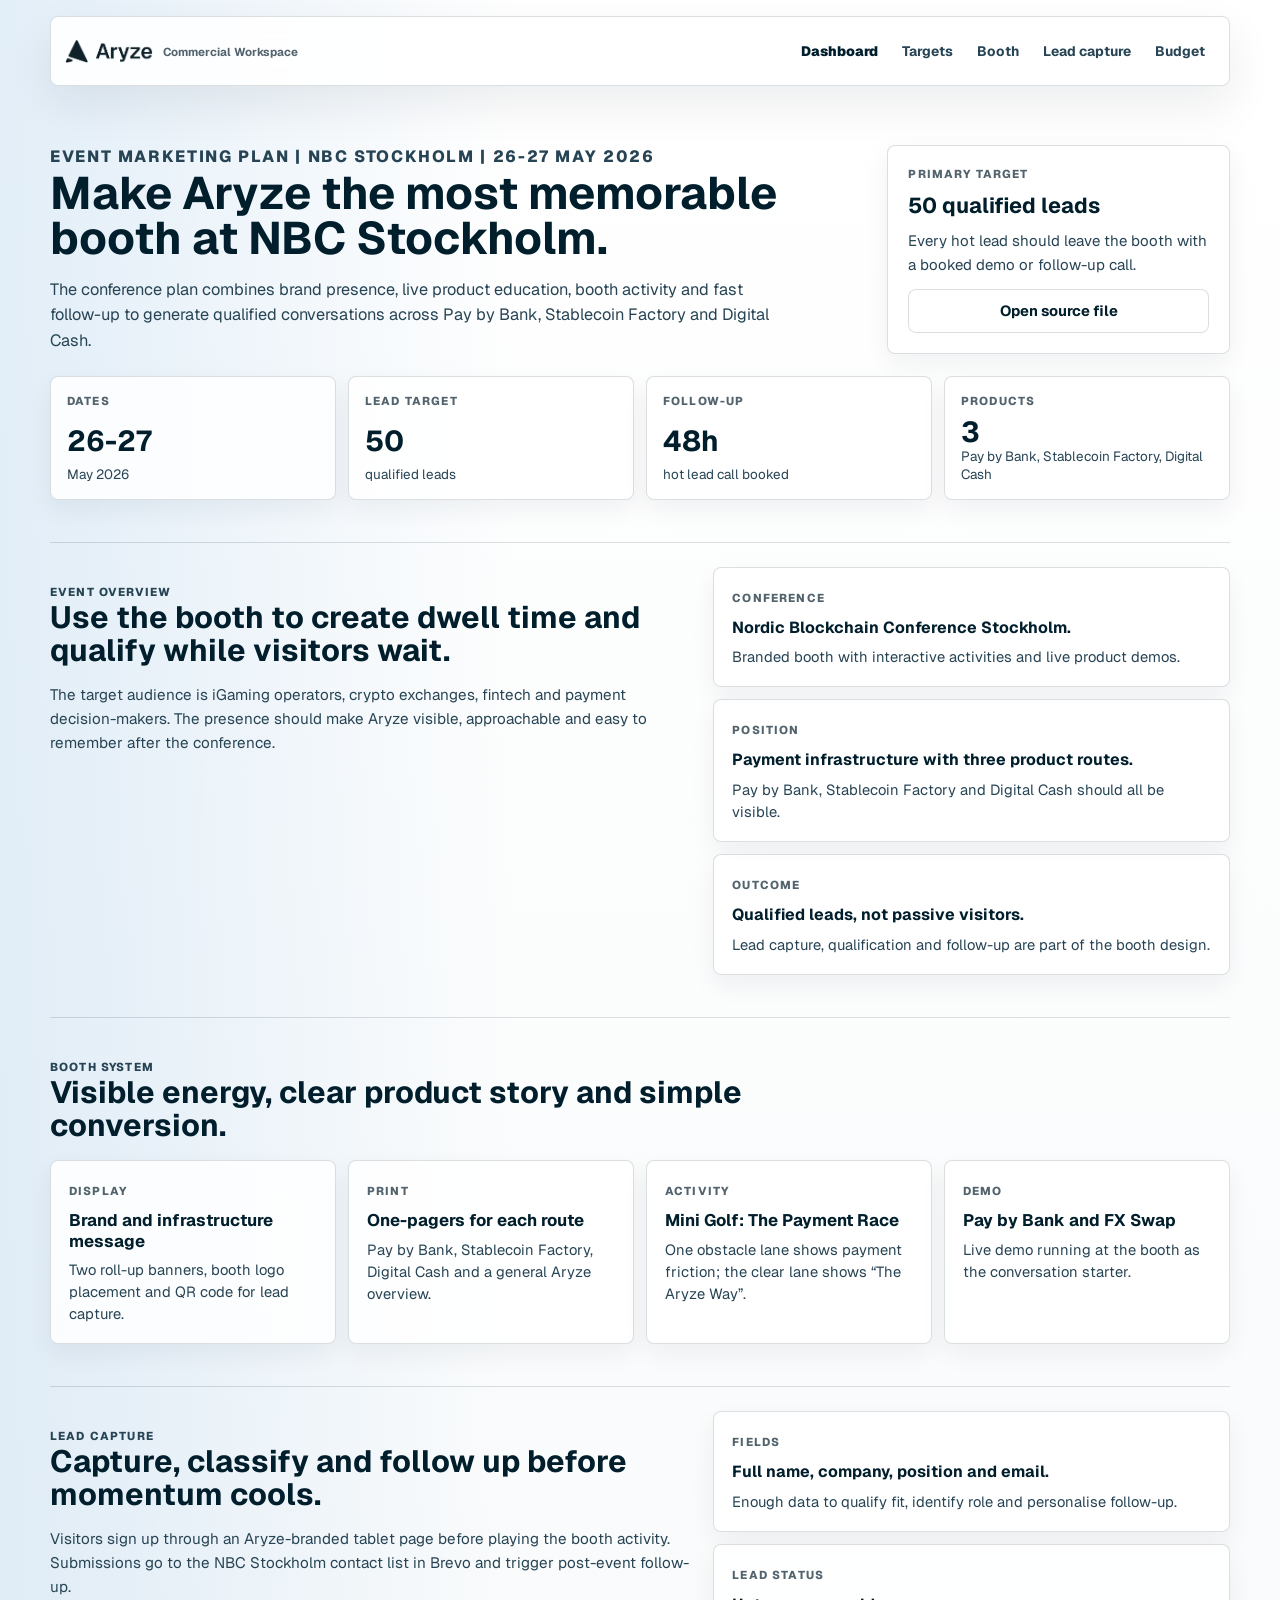
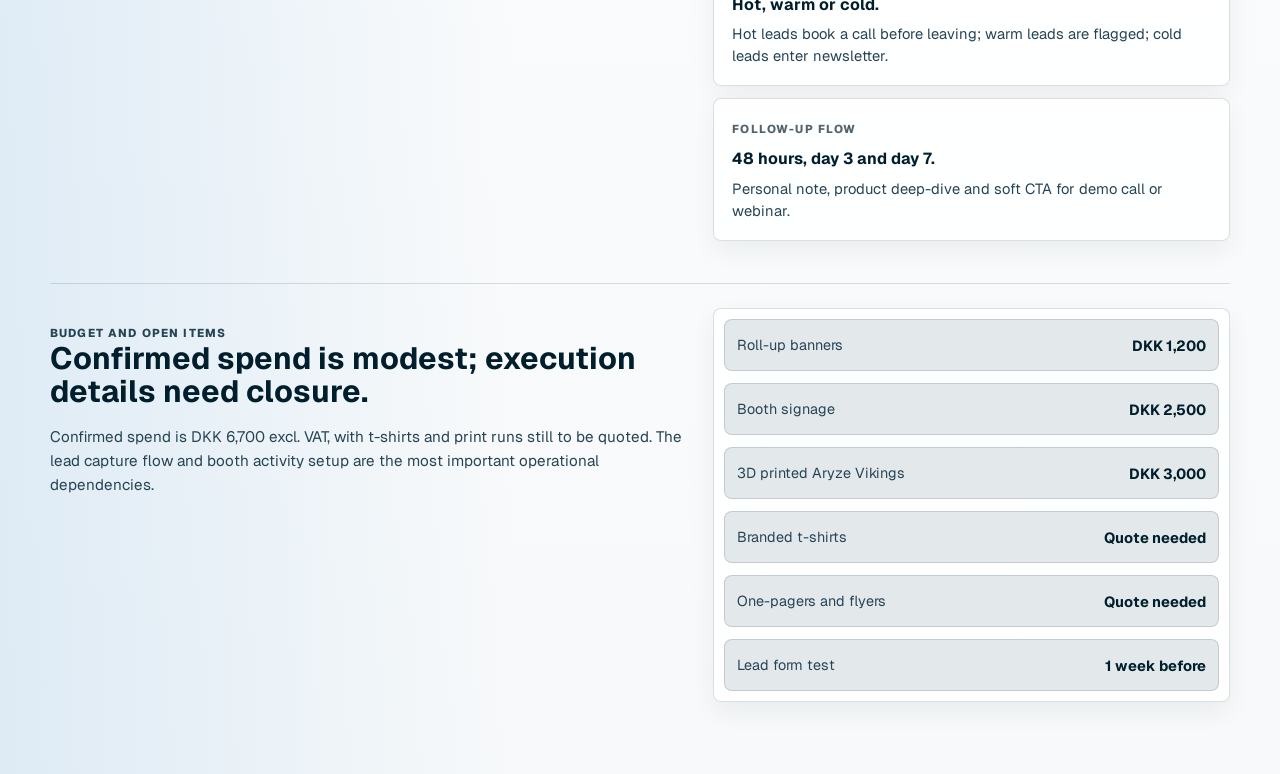
<file: reports/nbc-stockholm-marketing-plan.html>
<!doctype html>
<html lang="en">
  <head>
    <meta charset="utf-8" />
    <meta name="viewport" content="width=device-width, initial-scale=1" />
    <title>NBC Stockholm Event Marketing Plan | Aryze</title>
    <meta
      name="description"
      content="Internal Aryze event marketing plan for NBC Stockholm booth, lead capture, activities and follow-up."
    />
    <link rel="preconnect" href="https://fonts.googleapis.com" />
    <link rel="preconnect" href="https://fonts.gstatic.com" crossorigin />
    <link
      href="https://fonts.googleapis.com/css2?family=Geist:wght@400;500;700;800&display=swap"
      rel="stylesheet"
    />
    <link rel="stylesheet" href="../styles.css" />
  </head>
  <body class="plan-page">
    <header class="plan-topbar">
      <a class="brand" href="../index.html#dashboard">
        <img class="brand-logo" src="../assets/aryze-logo-wordmark.png" alt="Aryze" />
        <span>
          <small>Commercial Workspace</small>
        </span>
      </a>
      <nav class="plan-nav" aria-label="Page navigation">
        <a href="../index.html#dashboard">Dashboard</a>
        <a href="#targets">Targets</a>
        <a href="#booth">Booth</a>
        <a href="#lead-capture">Lead capture</a>
        <a href="#budget">Budget</a>
      </nav>
    </header>

    <main class="plan-shell">
      <section class="plan-hero">
        <div>
          <p class="eyebrow">Event marketing plan | NBC Stockholm | 26-27 May 2026</p>
          <h1>Make Aryze the most memorable booth at NBC Stockholm.</h1>
          <p>
            The conference plan combines brand presence, live product education,
            booth activity and fast follow-up to generate qualified conversations
            across Pay by Bank, Stablecoin Factory and Digital Cash.
          </p>
        </div>

        <aside class="plan-hero-panel">
          <span>Primary target</span>
          <strong>50 qualified leads</strong>
          <p>Every hot lead should leave the booth with a booked demo or follow-up call.</p>
          <a class="button secondary" href="../docs/nbc-stockholm-marketing-plan.pdf">
            Open source file
          </a>
        </aside>
      </section>

      <section class="plan-metrics" id="targets" aria-label="NBC event targets">
        <article>
          <span>Dates</span>
          <strong>26-27</strong>
          <small>May 2026</small>
        </article>
        <article>
          <span>Lead target</span>
          <strong>50</strong>
          <small>qualified leads</small>
        </article>
        <article>
          <span>Follow-up</span>
          <strong>48h</strong>
          <small>hot lead call booked</small>
        </article>
        <article>
          <span>Products</span>
          <strong>3</strong>
          <small>Pay by Bank, Stablecoin Factory, Digital Cash</small>
        </article>
      </section>

      <section class="plan-section two-column">
        <div class="section-copy">
          <p class="eyebrow">Event overview</p>
          <h2>Use the booth to create dwell time and qualify while visitors wait.</h2>
          <p>
            The target audience is iGaming operators, crypto exchanges, fintech
            and payment decision-makers. The presence should make Aryze visible,
            approachable and easy to remember after the conference.
          </p>
        </div>

        <div class="plan-card-list">
          <article>
            <span>Conference</span>
            <strong>Nordic Blockchain Conference Stockholm.</strong>
            <p>Branded booth with interactive activities and live product demos.</p>
          </article>
          <article>
            <span>Position</span>
            <strong>Payment infrastructure with three product routes.</strong>
            <p>Pay by Bank, Stablecoin Factory and Digital Cash should all be visible.</p>
          </article>
          <article>
            <span>Outcome</span>
            <strong>Qualified leads, not passive visitors.</strong>
            <p>Lead capture, qualification and follow-up are part of the booth design.</p>
          </article>
        </div>
      </section>

      <section class="plan-section" id="booth">
        <div class="section-copy compact">
          <p class="eyebrow">Booth system</p>
          <h2>Visible energy, clear product story and simple conversion.</h2>
        </div>

        <div class="channel-grid">
          <article>
            <span>Display</span>
            <h3>Brand and infrastructure message</h3>
            <p>Two roll-up banners, booth logo placement and QR code for lead capture.</p>
          </article>
          <article>
            <span>Print</span>
            <h3>One-pagers for each route</h3>
            <p>Pay by Bank, Stablecoin Factory, Digital Cash and a general Aryze overview.</p>
          </article>
          <article>
            <span>Activity</span>
            <h3>Mini Golf: The Payment Race</h3>
            <p>One obstacle lane shows payment friction; the clear lane shows “The Aryze Way”.</p>
          </article>
          <article>
            <span>Demo</span>
            <h3>Pay by Bank and FX Swap</h3>
            <p>Live demo running at the booth as the conversation starter.</p>
          </article>
        </div>
      </section>

      <section class="plan-section two-column" id="lead-capture">
        <div class="section-copy">
          <p class="eyebrow">Lead capture</p>
          <h2>Capture, classify and follow up before momentum cools.</h2>
          <p>
            Visitors sign up through an Aryze-branded tablet page before playing
            the booth activity. Submissions go to the NBC Stockholm contact list
            in Brevo and trigger post-event follow-up.
          </p>
        </div>

        <div class="plan-card-list">
          <article>
            <span>Fields</span>
            <strong>Full name, company, position and email.</strong>
            <p>Enough data to qualify fit, identify role and personalise follow-up.</p>
          </article>
          <article>
            <span>Lead status</span>
            <strong>Hot, warm or cold.</strong>
            <p>Hot leads book a call before leaving; warm leads are flagged; cold leads enter newsletter.</p>
          </article>
          <article>
            <span>Follow-up flow</span>
            <strong>48 hours, day 3 and day 7.</strong>
            <p>Personal note, product deep-dive and soft CTA for demo call or webinar.</p>
          </article>
        </div>
      </section>

      <section class="plan-section two-column" id="budget">
        <div class="section-copy">
          <p class="eyebrow">Budget and open items</p>
          <h2>Confirmed spend is modest; execution details need closure.</h2>
          <p>
            Confirmed spend is DKK 6,700 excl. VAT, with t-shirts and print runs
            still to be quoted. The lead capture flow and booth activity setup
            are the most important operational dependencies.
          </p>
        </div>

        <div class="budget-table">
          <div><span>Roll-up banners</span><strong>DKK 1,200</strong></div>
          <div><span>Booth signage</span><strong>DKK 2,500</strong></div>
          <div><span>3D printed Aryze Vikings</span><strong>DKK 3,000</strong></div>
          <div><span>Branded t-shirts</span><strong>Quote needed</strong></div>
          <div><span>One-pagers and flyers</span><strong>Quote needed</strong></div>
          <div><span>Lead form test</span><strong>1 week before</strong></div>
        </div>
      </section>
    </main>
  </body>
</html>
</file>
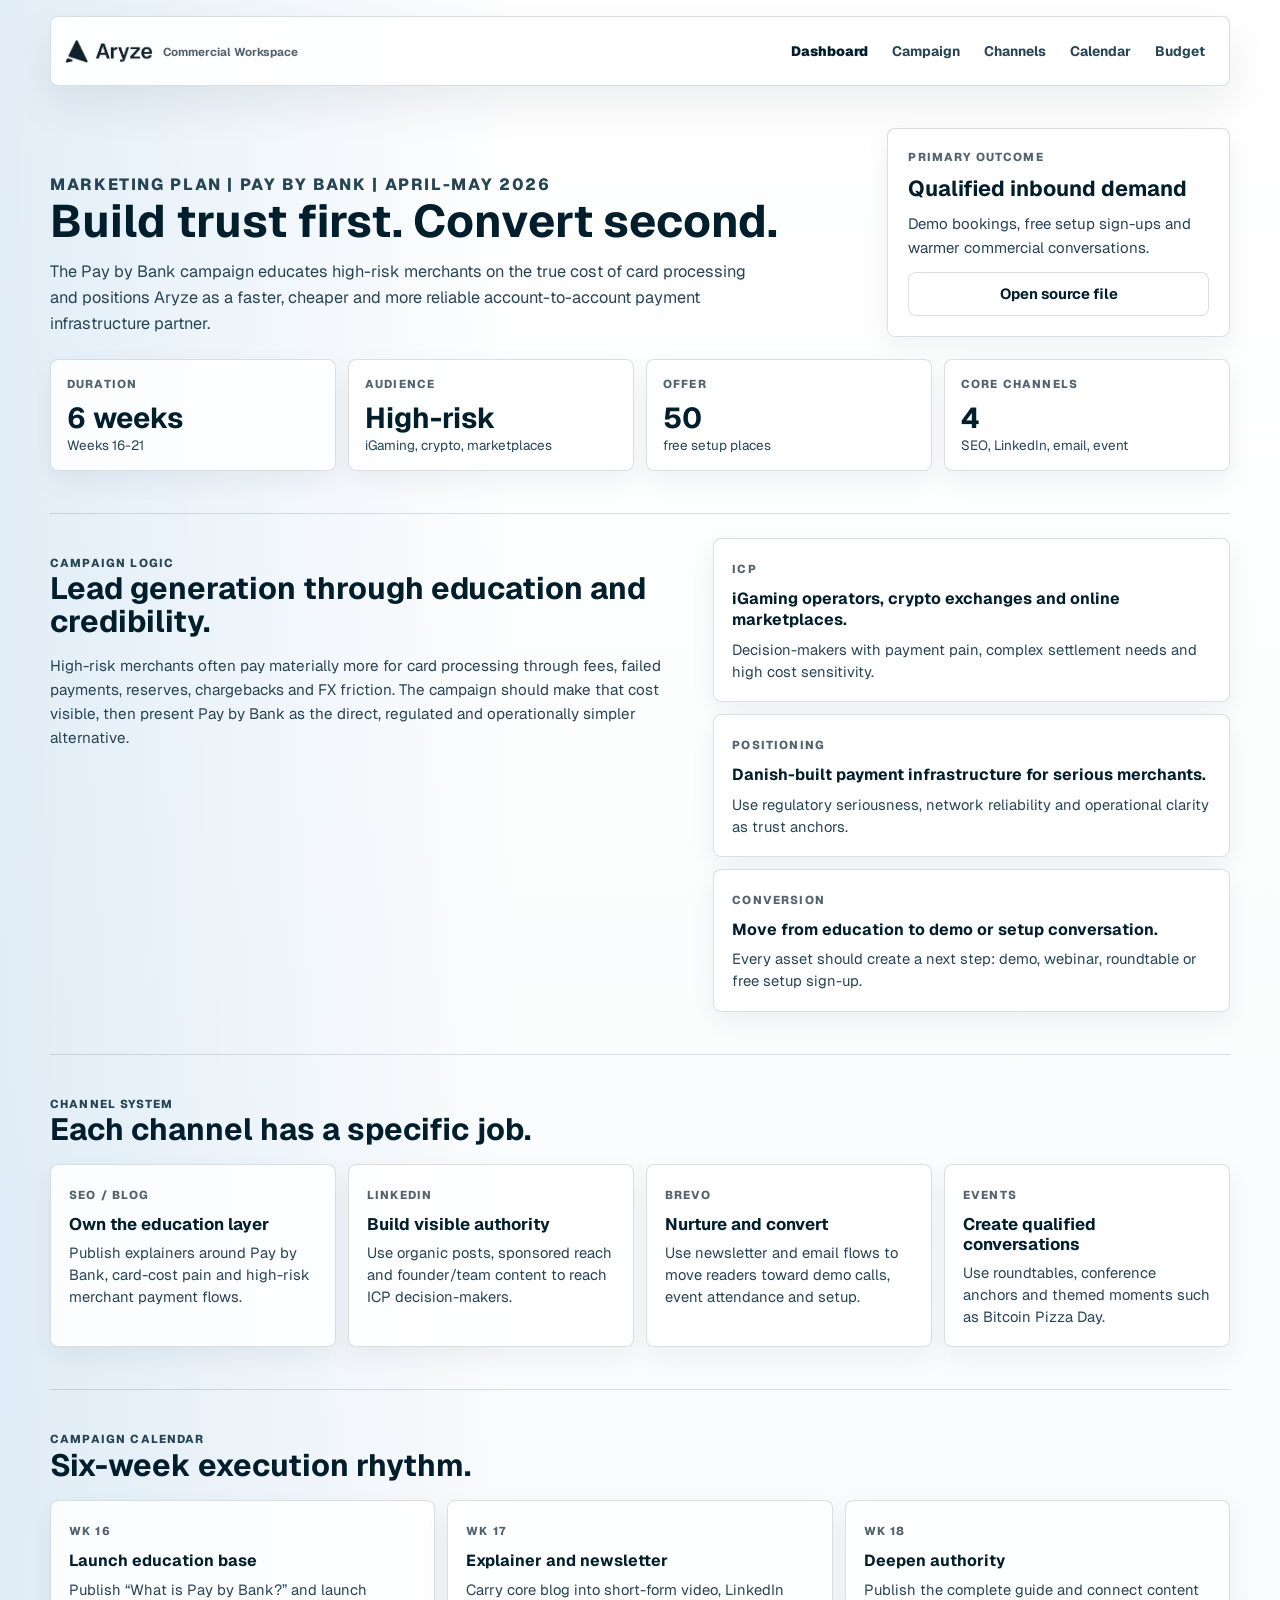
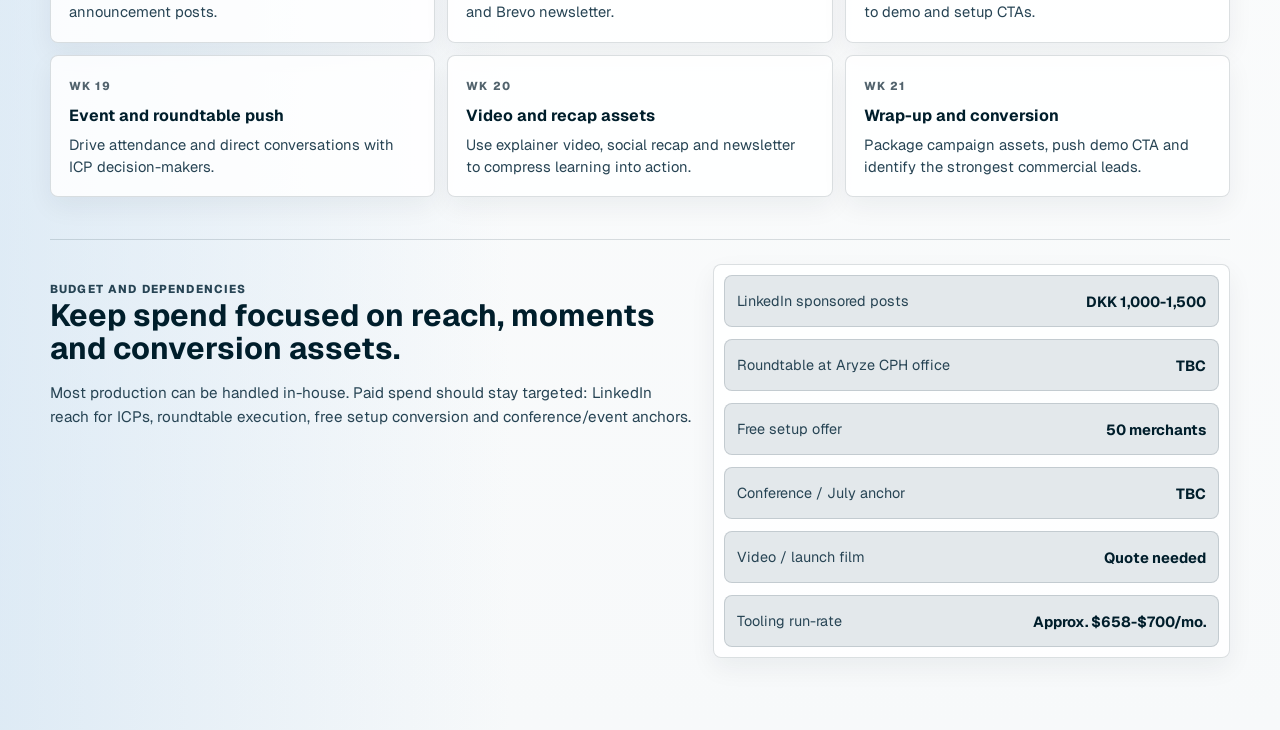
<file: reports/pay-by-bank-marketing-plan.html>
<!doctype html>
<html lang="en">
  <head>
    <meta charset="utf-8" />
    <meta name="viewport" content="width=device-width, initial-scale=1" />
    <title>Pay by Bank Marketing Plan | Aryze</title>
    <meta
      name="description"
      content="Internal Pay by Bank marketing plan for lead generation, education, content, events and follow-up."
    />
    <link rel="preconnect" href="https://fonts.googleapis.com" />
    <link rel="preconnect" href="https://fonts.gstatic.com" crossorigin />
    <link
      href="https://fonts.googleapis.com/css2?family=Geist:wght@400;500;700;800&display=swap"
      rel="stylesheet"
    />
    <link rel="stylesheet" href="../styles.css" />
  </head>
  <body class="plan-page">
    <header class="plan-topbar">
      <a class="brand" href="../index.html#dashboard">
        <img class="brand-logo" src="../assets/aryze-logo-wordmark.png" alt="Aryze" />
        <span>
          <small>Commercial Workspace</small>
        </span>
      </a>
      <nav class="plan-nav" aria-label="Page navigation">
        <a href="../index.html#dashboard">Dashboard</a>
        <a href="#campaign">Campaign</a>
        <a href="#channels">Channels</a>
        <a href="#calendar">Calendar</a>
        <a href="#budget">Budget</a>
      </nav>
    </header>

    <main class="plan-shell">
      <section class="plan-hero">
        <div>
          <p class="eyebrow">Marketing plan | Pay by Bank | April-May 2026</p>
          <h1>Build trust first. Convert second.</h1>
          <p>
            The Pay by Bank campaign educates high-risk merchants on the true
            cost of card processing and positions Aryze as a faster, cheaper and
            more reliable account-to-account payment infrastructure partner.
          </p>
        </div>

        <aside class="plan-hero-panel">
          <span>Primary outcome</span>
          <strong>Qualified inbound demand</strong>
          <p>Demo bookings, free setup sign-ups and warmer commercial conversations.</p>
          <a class="button secondary" href="../docs/pay-by-bank-marketing-plan.pages">
            Open source file
          </a>
        </aside>
      </section>

      <section class="plan-metrics" aria-label="Marketing plan snapshot">
        <article>
          <span>Duration</span>
          <strong>6 weeks</strong>
          <small>Weeks 16-21</small>
        </article>
        <article>
          <span>Audience</span>
          <strong>High-risk</strong>
          <small>iGaming, crypto, marketplaces</small>
        </article>
        <article>
          <span>Offer</span>
          <strong>50</strong>
          <small>free setup places</small>
        </article>
        <article>
          <span>Core channels</span>
          <strong>4</strong>
          <small>SEO, LinkedIn, email, event</small>
        </article>
      </section>

      <section class="plan-section two-column" id="campaign">
        <div class="section-copy">
          <p class="eyebrow">Campaign logic</p>
          <h2>Lead generation through education and credibility.</h2>
          <p>
            High-risk merchants often pay materially more for card processing
            through fees, failed payments, reserves, chargebacks and FX friction.
            The campaign should make that cost visible, then present Pay by Bank
            as the direct, regulated and operationally simpler alternative.
          </p>
        </div>

        <div class="plan-card-list">
          <article>
            <span>ICP</span>
            <strong>iGaming operators, crypto exchanges and online marketplaces.</strong>
            <p>Decision-makers with payment pain, complex settlement needs and high cost sensitivity.</p>
          </article>
          <article>
            <span>Positioning</span>
            <strong>Danish-built payment infrastructure for serious merchants.</strong>
            <p>Use regulatory seriousness, network reliability and operational clarity as trust anchors.</p>
          </article>
          <article>
            <span>Conversion</span>
            <strong>Move from education to demo or setup conversation.</strong>
            <p>Every asset should create a next step: demo, webinar, roundtable or free setup sign-up.</p>
          </article>
        </div>
      </section>

      <section class="plan-section" id="channels">
        <div class="section-copy compact">
          <p class="eyebrow">Channel system</p>
          <h2>Each channel has a specific job.</h2>
        </div>

        <div class="channel-grid">
          <article>
            <span>SEO / Blog</span>
            <h3>Own the education layer</h3>
            <p>Publish explainers around Pay by Bank, card-cost pain and high-risk merchant payment flows.</p>
          </article>
          <article>
            <span>LinkedIn</span>
            <h3>Build visible authority</h3>
            <p>Use organic posts, sponsored reach and founder/team content to reach ICP decision-makers.</p>
          </article>
          <article>
            <span>Brevo</span>
            <h3>Nurture and convert</h3>
            <p>Use newsletter and email flows to move readers toward demo calls, event attendance and setup.</p>
          </article>
          <article>
            <span>Events</span>
            <h3>Create qualified conversations</h3>
            <p>Use roundtables, conference anchors and themed moments such as Bitcoin Pizza Day.</p>
          </article>
        </div>
      </section>

      <section class="plan-section" id="calendar">
        <div class="section-copy compact">
          <p class="eyebrow">Campaign calendar</p>
          <h2>Six-week execution rhythm.</h2>
        </div>

        <div class="timeline-board">
          <article>
            <span>Wk 16</span>
            <strong>Launch education base</strong>
            <p>Publish “What is Pay by Bank?” and launch announcement posts.</p>
          </article>
          <article>
            <span>Wk 17</span>
            <strong>Explainer and newsletter</strong>
            <p>Carry core blog into short-form video, LinkedIn and Brevo newsletter.</p>
          </article>
          <article>
            <span>Wk 18</span>
            <strong>Deepen authority</strong>
            <p>Publish the complete guide and connect content to demo and setup CTAs.</p>
          </article>
          <article>
            <span>Wk 19</span>
            <strong>Event and roundtable push</strong>
            <p>Drive attendance and direct conversations with ICP decision-makers.</p>
          </article>
          <article>
            <span>Wk 20</span>
            <strong>Video and recap assets</strong>
            <p>Use explainer video, social recap and newsletter to compress learning into action.</p>
          </article>
          <article>
            <span>Wk 21</span>
            <strong>Wrap-up and conversion</strong>
            <p>Package campaign assets, push demo CTA and identify the strongest commercial leads.</p>
          </article>
        </div>
      </section>

      <section class="plan-section two-column" id="budget">
        <div class="section-copy">
          <p class="eyebrow">Budget and dependencies</p>
          <h2>Keep spend focused on reach, moments and conversion assets.</h2>
          <p>
            Most production can be handled in-house. Paid spend should stay
            targeted: LinkedIn reach for ICPs, roundtable execution, free setup
            conversion and conference/event anchors.
          </p>
        </div>

        <div class="budget-table">
          <div><span>LinkedIn sponsored posts</span><strong>DKK 1,000-1,500</strong></div>
          <div><span>Roundtable at Aryze CPH office</span><strong>TBC</strong></div>
          <div><span>Free setup offer</span><strong>50 merchants</strong></div>
          <div><span>Conference / July anchor</span><strong>TBC</strong></div>
          <div><span>Video / launch film</span><strong>Quote needed</strong></div>
          <div><span>Tooling run-rate</span><strong>Approx. $658-$700/mo.</strong></div>
        </div>
      </section>
    </main>
  </body>
</html>
</file>
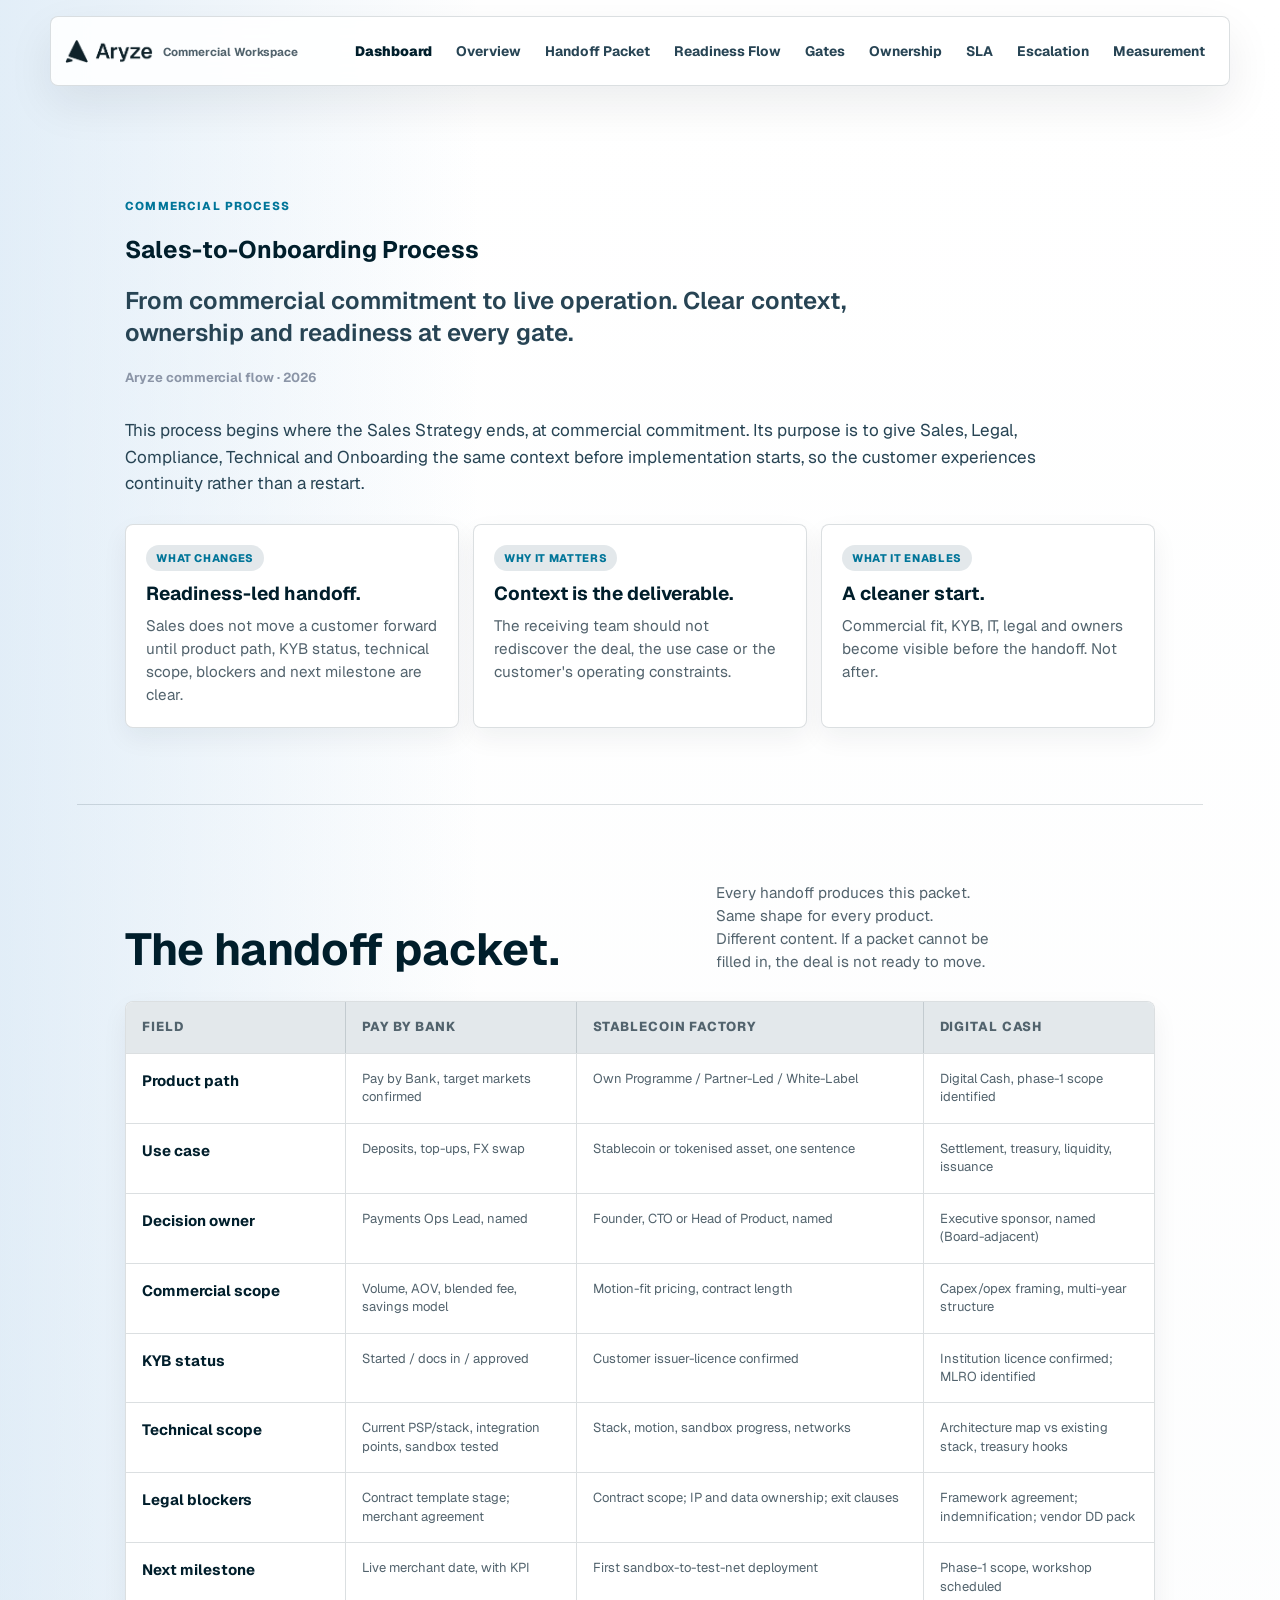
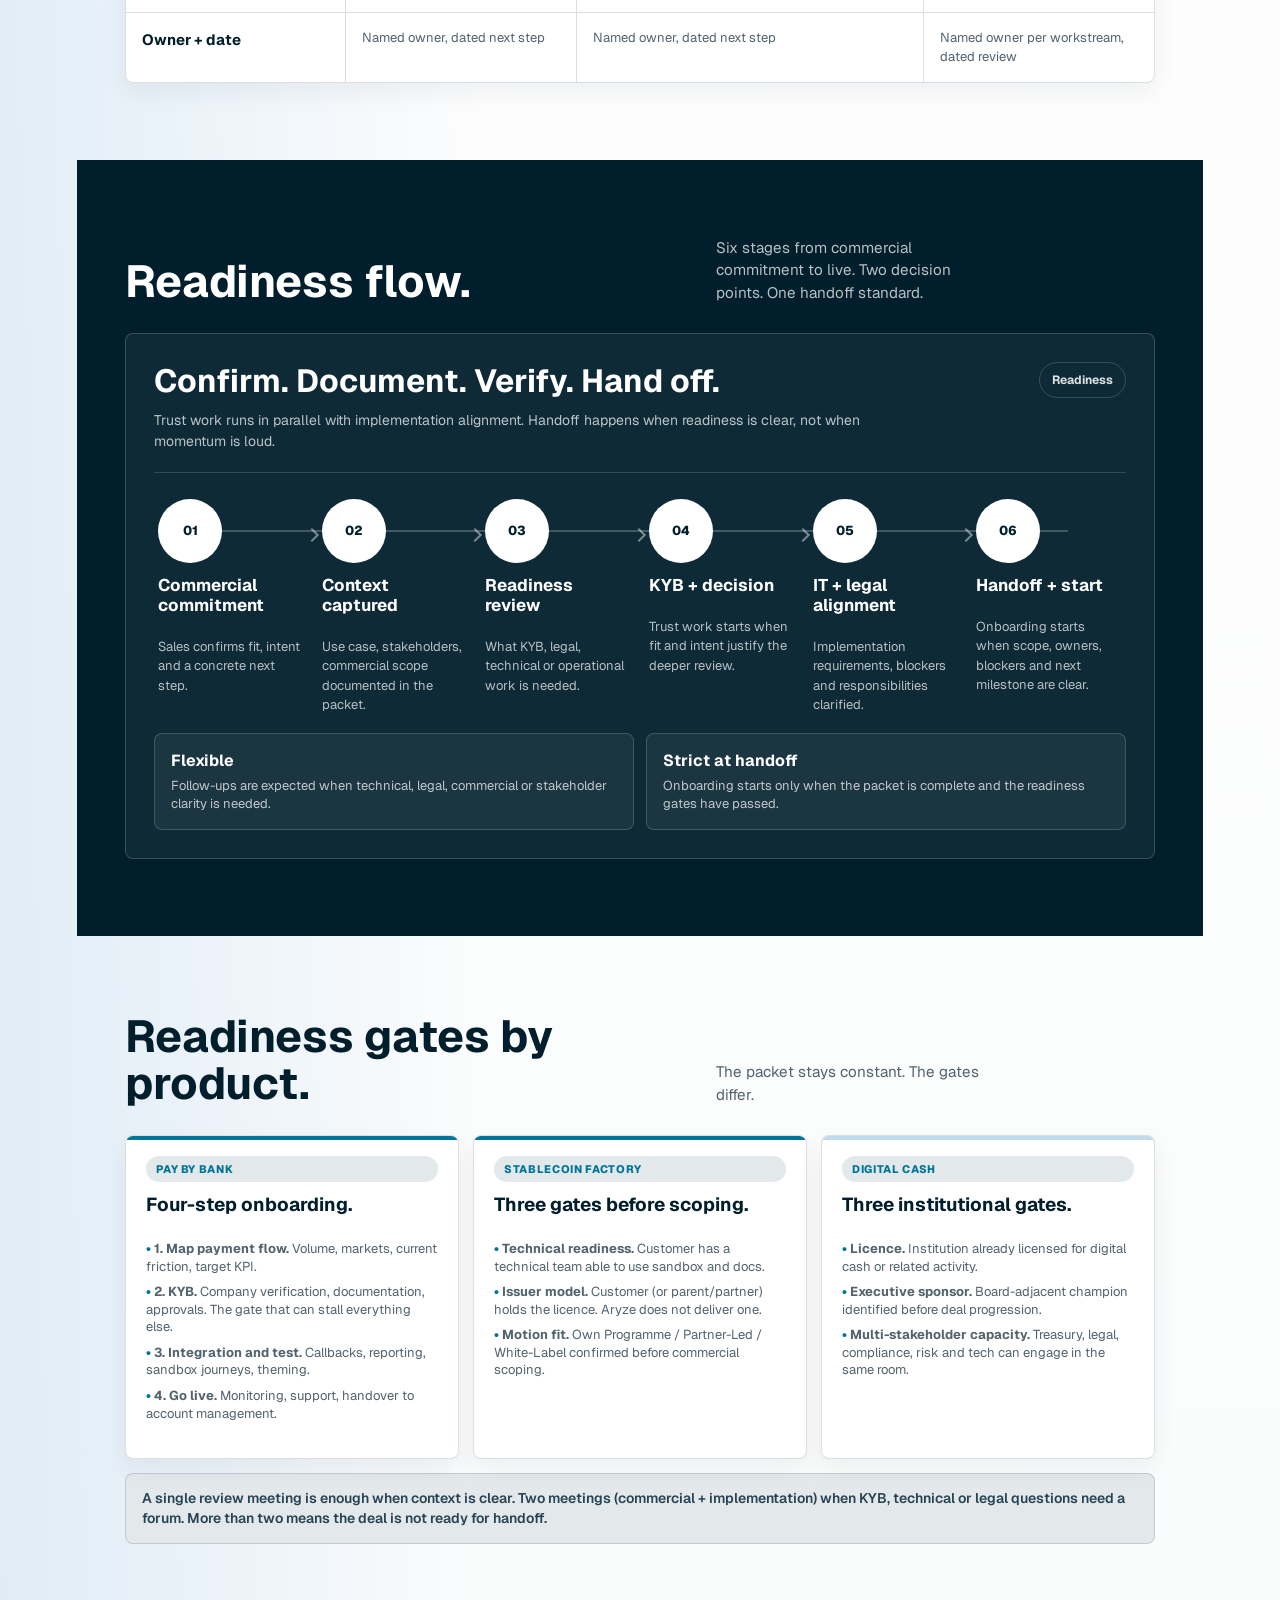
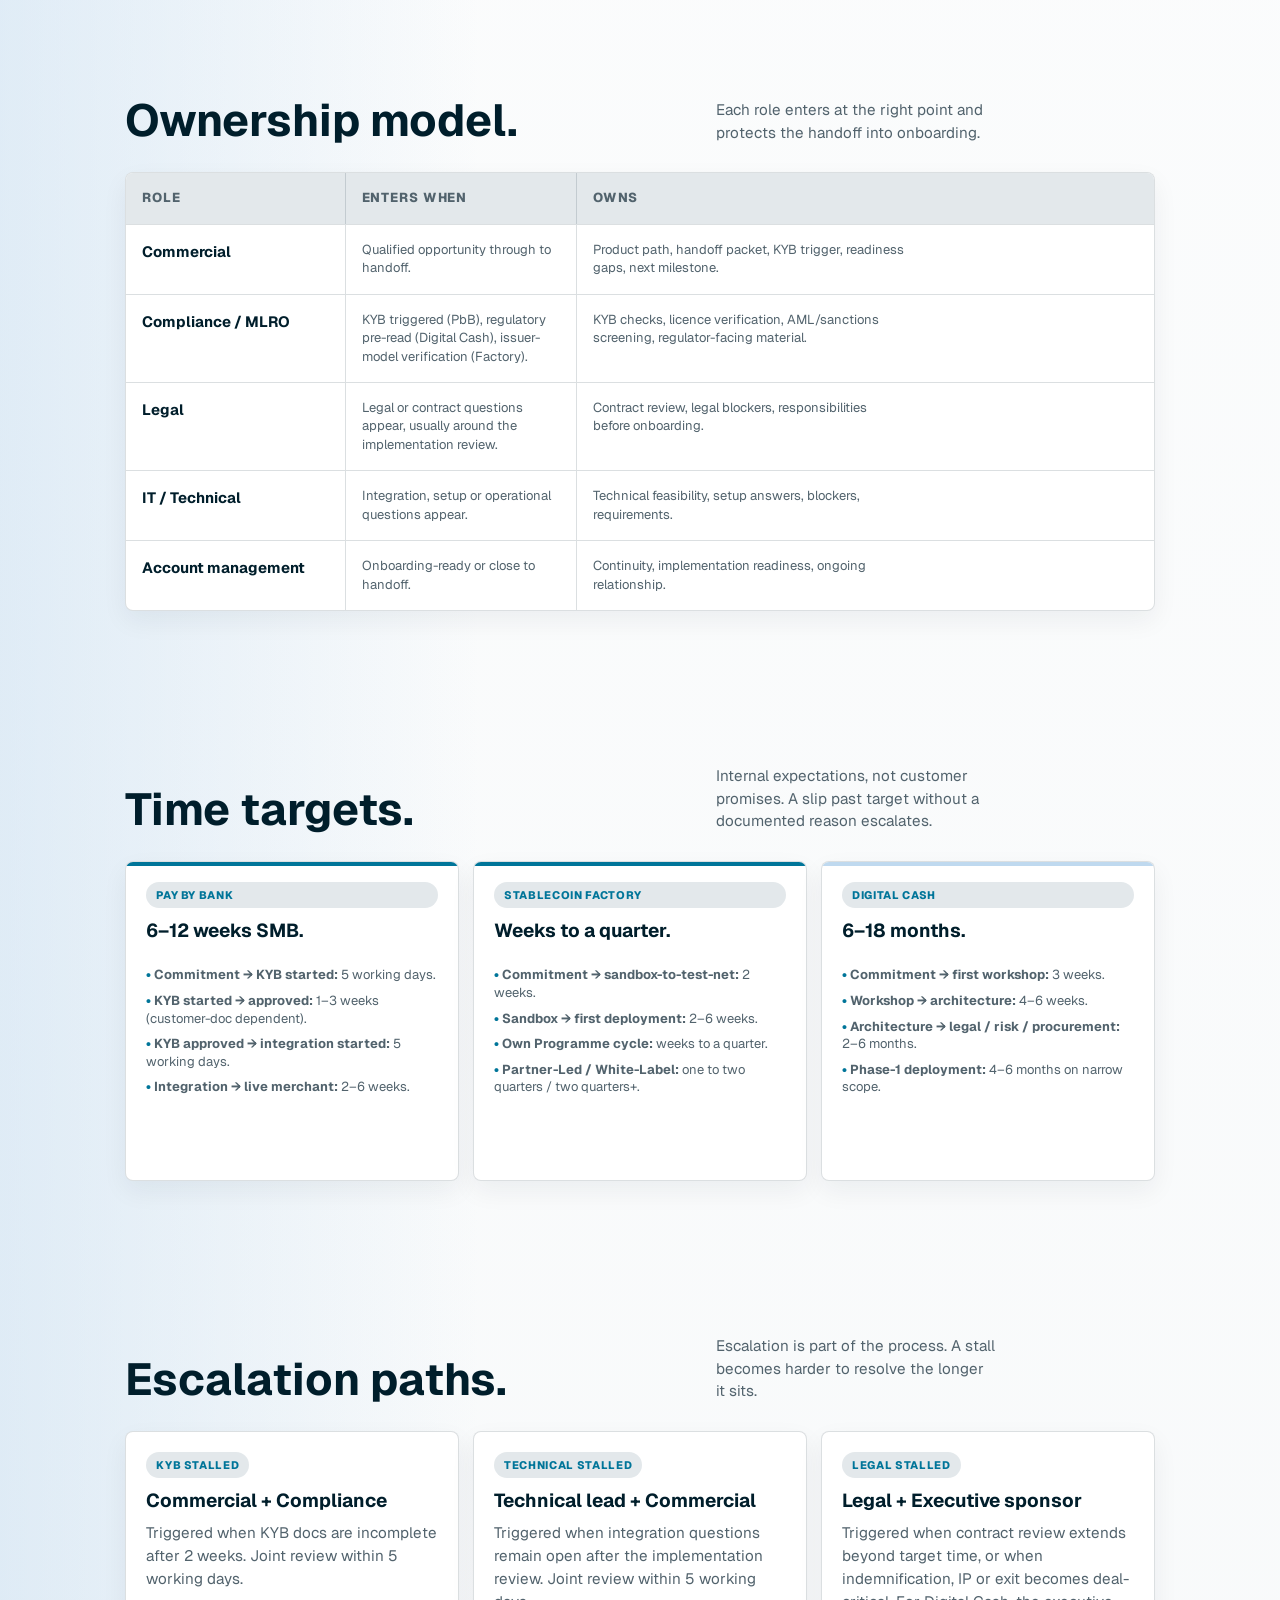
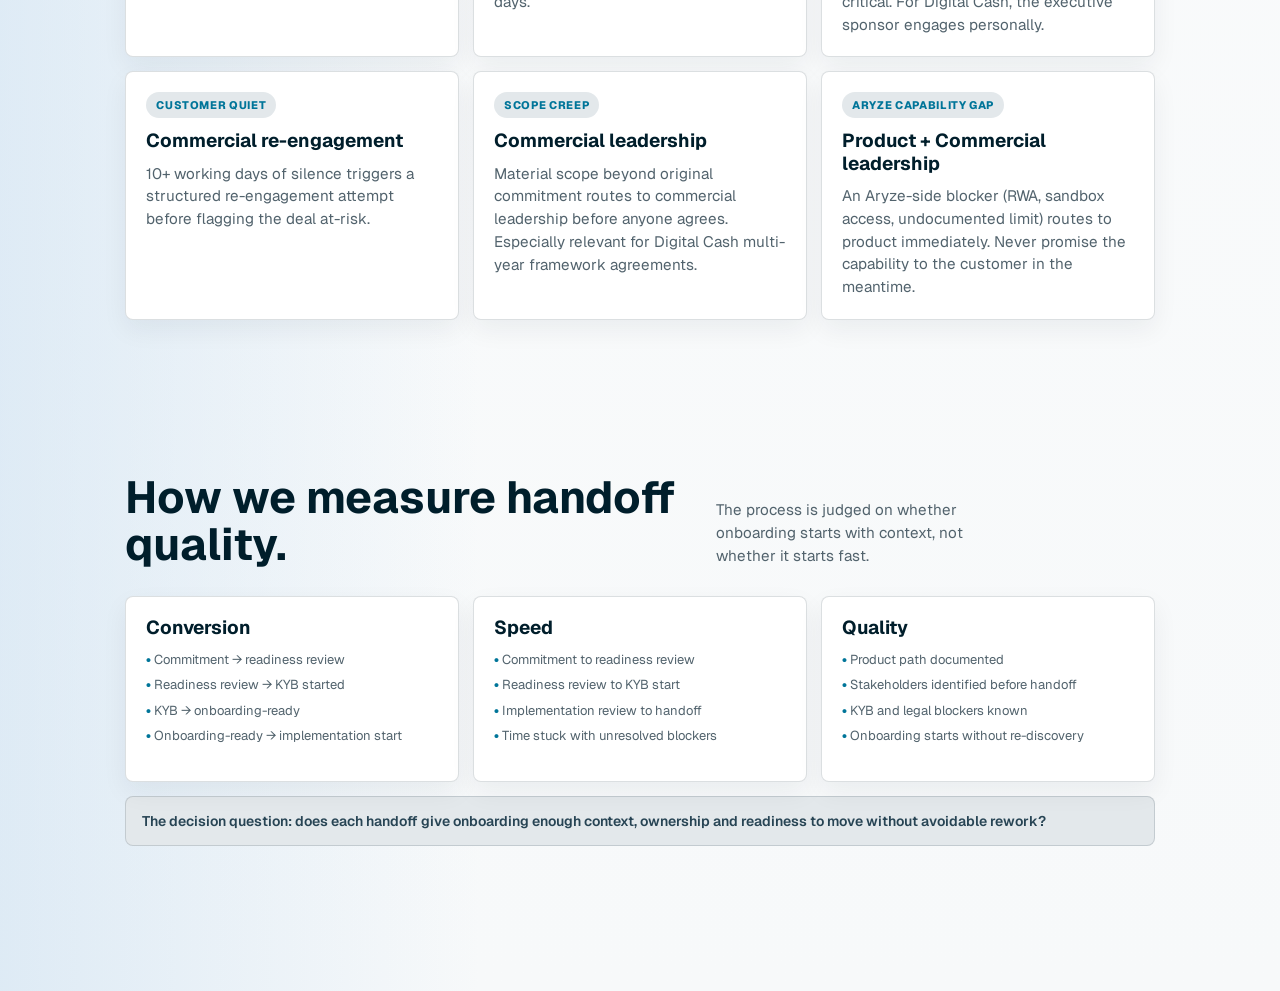
<file: reports/sales-onboarding.html>
<!doctype html>
<html lang="en">
<head>
  <meta charset="utf-8">
  <meta name="viewport" content="width=device-width, initial-scale=1">
  <title>Sales-to-Onboarding Process | Aryze</title>
  <link rel="preconnect" href="https://fonts.googleapis.com">
  <link rel="preconnect" href="https://fonts.gstatic.com" crossorigin>
  <link href="https://fonts.googleapis.com/css2?family=Geist:wght@400;500;700;800&display=swap" rel="stylesheet">
  <link rel="stylesheet" href="../styles.css">
  </head>
<body>
  <header class="topbar">
    <a class="brand" href="../index.html#dashboard" aria-label="Aryze Commercial Workspace"><img class="brand-logo" src="../assets/aryze-logo-wordmark.png" alt="Aryze"><span><small>Commercial Workspace</small></span></a>
    <nav class="nav">
      <a href="../index.html#dashboard">Dashboard</a>
      <a href="#top">Overview</a>
      <a href="#packet">Handoff Packet</a>
      <a href="#flow">Readiness Flow</a>
      <a href="#gates">Gates</a>
      <a href="#ownership">Ownership</a>
      <a href="#sla">SLA</a>
      <a href="#escalation">Escalation</a>
      <a href="#measurement">Measurement</a>
    </nav>
  </header>

  <main id="top">
    <section class="section cover">
      <div class="section-inner">
        <div class="cover-top">
          <div>
            <p class="eyebrow">Commercial process</p>
            <h1>Sales-to-Onboarding Process</h1>
            <p class="subtitle">From commercial commitment to live operation. Clear context, ownership and readiness at every gate.</p>
            <p class="meta">Aryze commercial flow &middot; 2026</p>
          </div>
        </div>
        <p class="copy">This process begins where the <a href="./sales-strategy.html">Sales Strategy</a> ends, at commercial commitment. Its purpose is to give Sales, Legal, Compliance, Technical and Onboarding the same context before implementation starts, so the customer experiences continuity rather than a restart.</p>
        <div class="cards-3" style="margin-top:28px">
          <article class="card"><span>What changes</span><h3>Readiness-led handoff.</h3><p>Sales does not move a customer forward until product path, KYB status, technical scope, blockers and next milestone are clear.</p></article>
          <article class="card"><span>Why it matters</span><h3>Context is the deliverable.</h3><p>The receiving team should not rediscover the deal, the use case or the customer's operating constraints.</p></article>
          <article class="card"><span>What it enables</span><h3>A cleaner start.</h3><p>Commercial fit, KYB, IT, legal and owners become visible before the handoff. Not after.</p></article>
        </div>
      </div>
    </section>

    <section class="section" id="packet">
      <div class="section-inner">
        <div class="section-title"><h2>The handoff packet.</h2><p>Every handoff produces this packet. Same shape for every product. Different content. If a packet cannot be filled in, the deal is not ready to move.</p></div>
        <div class="matrix">
          <div class="row header"><div class="cell">Field</div><div class="cell">Pay by Bank</div><div class="cell">Stablecoin Factory</div><div class="cell">Digital Cash</div></div>
          <div class="row"><div class="cell"><strong>Product path</strong></div><div class="cell">Pay by Bank, target markets confirmed</div><div class="cell">Own Programme / Partner-Led / White-Label</div><div class="cell">Digital Cash, phase-1 scope identified</div></div>
          <div class="row"><div class="cell"><strong>Use case</strong></div><div class="cell">Deposits, top-ups, FX swap</div><div class="cell">Stablecoin or tokenised asset, one sentence</div><div class="cell">Settlement, treasury, liquidity, issuance</div></div>
          <div class="row"><div class="cell"><strong>Decision owner</strong></div><div class="cell">Payments Ops Lead, named</div><div class="cell">Founder, CTO or Head of Product, named</div><div class="cell">Executive sponsor, named (Board-adjacent)</div></div>
          <div class="row"><div class="cell"><strong>Commercial scope</strong></div><div class="cell">Volume, AOV, blended fee, savings model</div><div class="cell">Motion-fit pricing, contract length</div><div class="cell">Capex/opex framing, multi-year structure</div></div>
          <div class="row"><div class="cell"><strong>KYB status</strong></div><div class="cell">Started / docs in / approved</div><div class="cell">Customer issuer-licence confirmed</div><div class="cell">Institution licence confirmed; MLRO identified</div></div>
          <div class="row"><div class="cell"><strong>Technical scope</strong></div><div class="cell">Current PSP/stack, integration points, sandbox tested</div><div class="cell">Stack, motion, sandbox progress, networks</div><div class="cell">Architecture map vs existing stack, treasury hooks</div></div>
          <div class="row"><div class="cell"><strong>Legal blockers</strong></div><div class="cell">Contract template stage; merchant agreement</div><div class="cell">Contract scope; IP and data ownership; exit clauses</div><div class="cell">Framework agreement; indemnification; vendor DD pack</div></div>
          <div class="row"><div class="cell"><strong>Next milestone</strong></div><div class="cell">Live merchant date, with KPI</div><div class="cell">First sandbox-to-test-net deployment</div><div class="cell">Phase-1 scope, workshop scheduled</div></div>
          <div class="row"><div class="cell"><strong>Owner + date</strong></div><div class="cell">Named owner, dated next step</div><div class="cell">Named owner, dated next step</div><div class="cell">Named owner per workstream, dated review</div></div>
        </div>
      </div>
    </section>

    <section class="section flow-section" id="flow">
      <div class="section-inner">
        <div class="section-title"><h2>Readiness flow.</h2><p>Six stages from commercial commitment to live. Two decision points. One handoff standard.</p></div>
        <div class="flow-board">
          <div class="flow-head"><div><h3>Confirm. Document. Verify. Hand off.</h3><p>Trust work runs in parallel with implementation alignment. Handoff happens when readiness is clear, not when momentum is loud.</p></div><span class="flow-key">Readiness</span></div>
          <div class="stage-track">
            <article class="stage"><span class="num">01</span><h3>Commercial commitment</h3><p>Sales confirms fit, intent and a concrete next step.</p></article>
            <article class="stage"><span class="num">02</span><h3>Context captured</h3><p>Use case, stakeholders, commercial scope documented in the packet.</p></article>
            <article class="stage"><span class="num">03</span><h3>Readiness review</h3><p>What KYB, legal, technical or operational work is needed.</p></article>
            <article class="stage"><span class="num">04</span><h3>KYB + decision</h3><p>Trust work starts when fit and intent justify the deeper review.</p></article>
            <article class="stage"><span class="num">05</span><h3>IT + legal alignment</h3><p>Implementation requirements, blockers and responsibilities clarified.</p></article>
            <article class="stage"><span class="num">06</span><h3>Handoff + start</h3><p>Onboarding starts when scope, owners, blockers and next milestone are clear.</p></article>
          </div>
          <div class="outcomes"><div class="outcome"><strong>Flexible</strong><span>Follow-ups are expected when technical, legal, commercial or stakeholder clarity is needed.</span></div><div class="outcome"><strong>Strict at handoff</strong><span>Onboarding starts only when the packet is complete and the readiness gates have passed.</span></div></div>
        </div>
      </div>
    </section>

    <section class="section" id="gates">
      <div class="section-inner">
        <div class="section-title"><h2>Readiness gates by product.</h2><p>The packet stays constant. The gates differ.</p></div>
        <div class="products">
          <article class="product" style="--accent:var(--blue)">
            <span class="label">Pay by Bank</span>
            <h3>Four-step onboarding.</h3>
            <ul class="criteria" style="margin-top:14px">
              <li><strong>1. Map payment flow.</strong> Volume, markets, current friction, target KPI.</li>
              <li><strong>2. KYB.</strong> Company verification, documentation, approvals. The gate that can stall everything else.</li>
              <li><strong>3. Integration and test.</strong> Callbacks, reporting, sandbox journeys, theming.</li>
              <li><strong>4. Go live.</strong> Monitoring, support, handover to account management.</li>
            </ul>
          </article>
          <article class="product" style="--accent:var(--teal)">
            <span class="label">Stablecoin Factory</span>
            <h3>Three gates before scoping.</h3>
            <ul class="criteria" style="margin-top:14px">
              <li><strong>Technical readiness.</strong> Customer has a technical team able to use sandbox and docs.</li>
              <li><strong>Issuer model.</strong> Customer (or parent/partner) holds the licence. Aryze does not deliver one.</li>
              <li><strong>Motion fit.</strong> Own Programme / Partner-Led / White-Label confirmed before commercial scoping.</li>
            </ul>
          </article>
          <article class="product" style="--accent:var(--gold)">
            <span class="label">Digital Cash</span>
            <h3>Three institutional gates.</h3>
            <ul class="criteria" style="margin-top:14px">
              <li><strong>Licence.</strong> Institution already licensed for digital cash or related activity.</li>
              <li><strong>Executive sponsor.</strong> Board-adjacent champion identified before deal progression.</li>
              <li><strong>Multi-stakeholder capacity.</strong> Treasury, legal, compliance, risk and tech can engage in the same room.</li>
            </ul>
          </article>
        </div>
        <p class="note">A single review meeting is enough when context is clear. Two meetings (commercial + implementation) when KYB, technical or legal questions need a forum. More than two means the deal is not ready for handoff.</p>
      </div>
    </section>

    <section class="section" id="ownership">
      <div class="section-inner">
        <div class="section-title"><h2>Ownership model.</h2><p>Each role enters at the right point and protects the handoff into onboarding.</p></div>
        <div class="matrix">
          <div class="row header"><div class="cell">Role</div><div class="cell">Enters when</div><div class="cell">Owns</div></div>
          <div class="row"><div class="cell"><strong>Commercial</strong></div><div class="cell">Qualified opportunity through to handoff.</div><div class="cell">Product path, handoff packet, KYB trigger, readiness gaps, next milestone.</div></div>
          <div class="row"><div class="cell"><strong>Compliance / MLRO</strong></div><div class="cell">KYB triggered (PbB), regulatory pre-read (Digital Cash), issuer-model verification (Factory).</div><div class="cell">KYB checks, licence verification, AML/sanctions screening, regulator-facing material.</div></div>
          <div class="row"><div class="cell"><strong>Legal</strong></div><div class="cell">Legal or contract questions appear, usually around the implementation review.</div><div class="cell">Contract review, legal blockers, responsibilities before onboarding.</div></div>
          <div class="row"><div class="cell"><strong>IT / Technical</strong></div><div class="cell">Integration, setup or operational questions appear.</div><div class="cell">Technical feasibility, setup answers, blockers, requirements.</div></div>
          <div class="row"><div class="cell"><strong>Account management</strong></div><div class="cell">Onboarding-ready or close to handoff.</div><div class="cell">Continuity, implementation readiness, ongoing relationship.</div></div>
        </div>
      </div>
    </section>

    <section class="section" id="sla">
      <div class="section-inner">
        <div class="section-title"><h2>Time targets.</h2><p>Internal expectations, not customer promises. A slip past target without a documented reason escalates.</p></div>
        <div class="products">
          <article class="product" style="--accent:var(--blue)">
            <span class="label">Pay by Bank</span>
            <h3>6&ndash;12 weeks SMB.</h3>
            <ul class="criteria" style="margin-top:14px">
              <li><strong>Commitment &rarr; KYB started:</strong> 5 working days.</li>
              <li><strong>KYB started &rarr; approved:</strong> 1&ndash;3 weeks (customer-doc dependent).</li>
              <li><strong>KYB approved &rarr; integration started:</strong> 5 working days.</li>
              <li><strong>Integration &rarr; live merchant:</strong> 2&ndash;6 weeks.</li>
            </ul>
          </article>
          <article class="product" style="--accent:var(--teal)">
            <span class="label">Stablecoin Factory</span>
            <h3>Weeks to a quarter.</h3>
            <ul class="criteria" style="margin-top:14px">
              <li><strong>Commitment &rarr; sandbox-to-test-net:</strong> 2 weeks.</li>
              <li><strong>Sandbox &rarr; first deployment:</strong> 2&ndash;6 weeks.</li>
              <li><strong>Own Programme cycle:</strong> weeks to a quarter.</li>
              <li><strong>Partner-Led / White-Label:</strong> one to two quarters / two quarters+.</li>
            </ul>
          </article>
          <article class="product" style="--accent:var(--gold)">
            <span class="label">Digital Cash</span>
            <h3>6&ndash;18 months.</h3>
            <ul class="criteria" style="margin-top:14px">
              <li><strong>Commitment &rarr; first workshop:</strong> 3 weeks.</li>
              <li><strong>Workshop &rarr; architecture:</strong> 4&ndash;6 weeks.</li>
              <li><strong>Architecture &rarr; legal / risk / procurement:</strong> 2&ndash;6 months.</li>
              <li><strong>Phase-1 deployment:</strong> 4&ndash;6 months on narrow scope.</li>
            </ul>
          </article>
        </div>
      </div>
    </section>

    <section class="section" id="escalation">
      <div class="section-inner">
        <div class="section-title"><h2>Escalation paths.</h2><p>Escalation is part of the process. A stall becomes harder to resolve the longer it sits.</p></div>
        <div class="cards-3">
          <article class="card"><span>KYB stalled</span><h3>Commercial + Compliance</h3><p>Triggered when KYB docs are incomplete after 2 weeks. Joint review within 5 working days.</p></article>
          <article class="card"><span>Technical stalled</span><h3>Technical lead + Commercial</h3><p>Triggered when integration questions remain open after the implementation review. Joint review within 5 working days.</p></article>
          <article class="card"><span>Legal stalled</span><h3>Legal + Executive sponsor</h3><p>Triggered when contract review extends beyond target time, or when indemnification, IP or exit becomes deal-critical. For Digital Cash, the executive sponsor engages personally.</p></article>
        </div>
        <div class="cards-3" style="margin-top:14px">
          <article class="card"><span>Customer quiet</span><h3>Commercial re-engagement</h3><p>10+ working days of silence triggers a structured re-engagement attempt before flagging the deal at-risk.</p></article>
          <article class="card"><span>Scope creep</span><h3>Commercial leadership</h3><p>Material scope beyond original commitment routes to commercial leadership before anyone agrees. Especially relevant for Digital Cash multi-year framework agreements.</p></article>
          <article class="card"><span>Aryze capability gap</span><h3>Product + Commercial leadership</h3><p>An Aryze-side blocker (RWA, sandbox access, undocumented limit) routes to product immediately. Never promise the capability to the customer in the meantime.</p></article>
        </div>
      </div>
    </section>

    <section class="section" id="measurement">
      <div class="section-inner">
        <div class="section-title"><h2>How we measure handoff quality.</h2><p>The process is judged on whether onboarding starts with context, not whether it starts fast.</p></div>
        <div class="cards-3">
          <article class="card metric"><h3>Conversion</h3><ul><li>Commitment &rarr; readiness review</li><li>Readiness review &rarr; KYB started</li><li>KYB &rarr; onboarding-ready</li><li>Onboarding-ready &rarr; implementation start</li></ul></article>
          <article class="card metric"><h3>Speed</h3><ul><li>Commitment to readiness review</li><li>Readiness review to KYB start</li><li>Implementation review to handoff</li><li>Time stuck with unresolved blockers</li></ul></article>
          <article class="card metric"><h3>Quality</h3><ul><li>Product path documented</li><li>Stakeholders identified before handoff</li><li>KYB and legal blockers known</li><li>Onboarding starts without re-discovery</li></ul></article>
        </div>
        <p class="note">The decision question: does each handoff give onboarding enough context, ownership and readiness to move without avoidable rework?</p>
      </div>
    </section>

  </main>
</body>
</html>
</file>
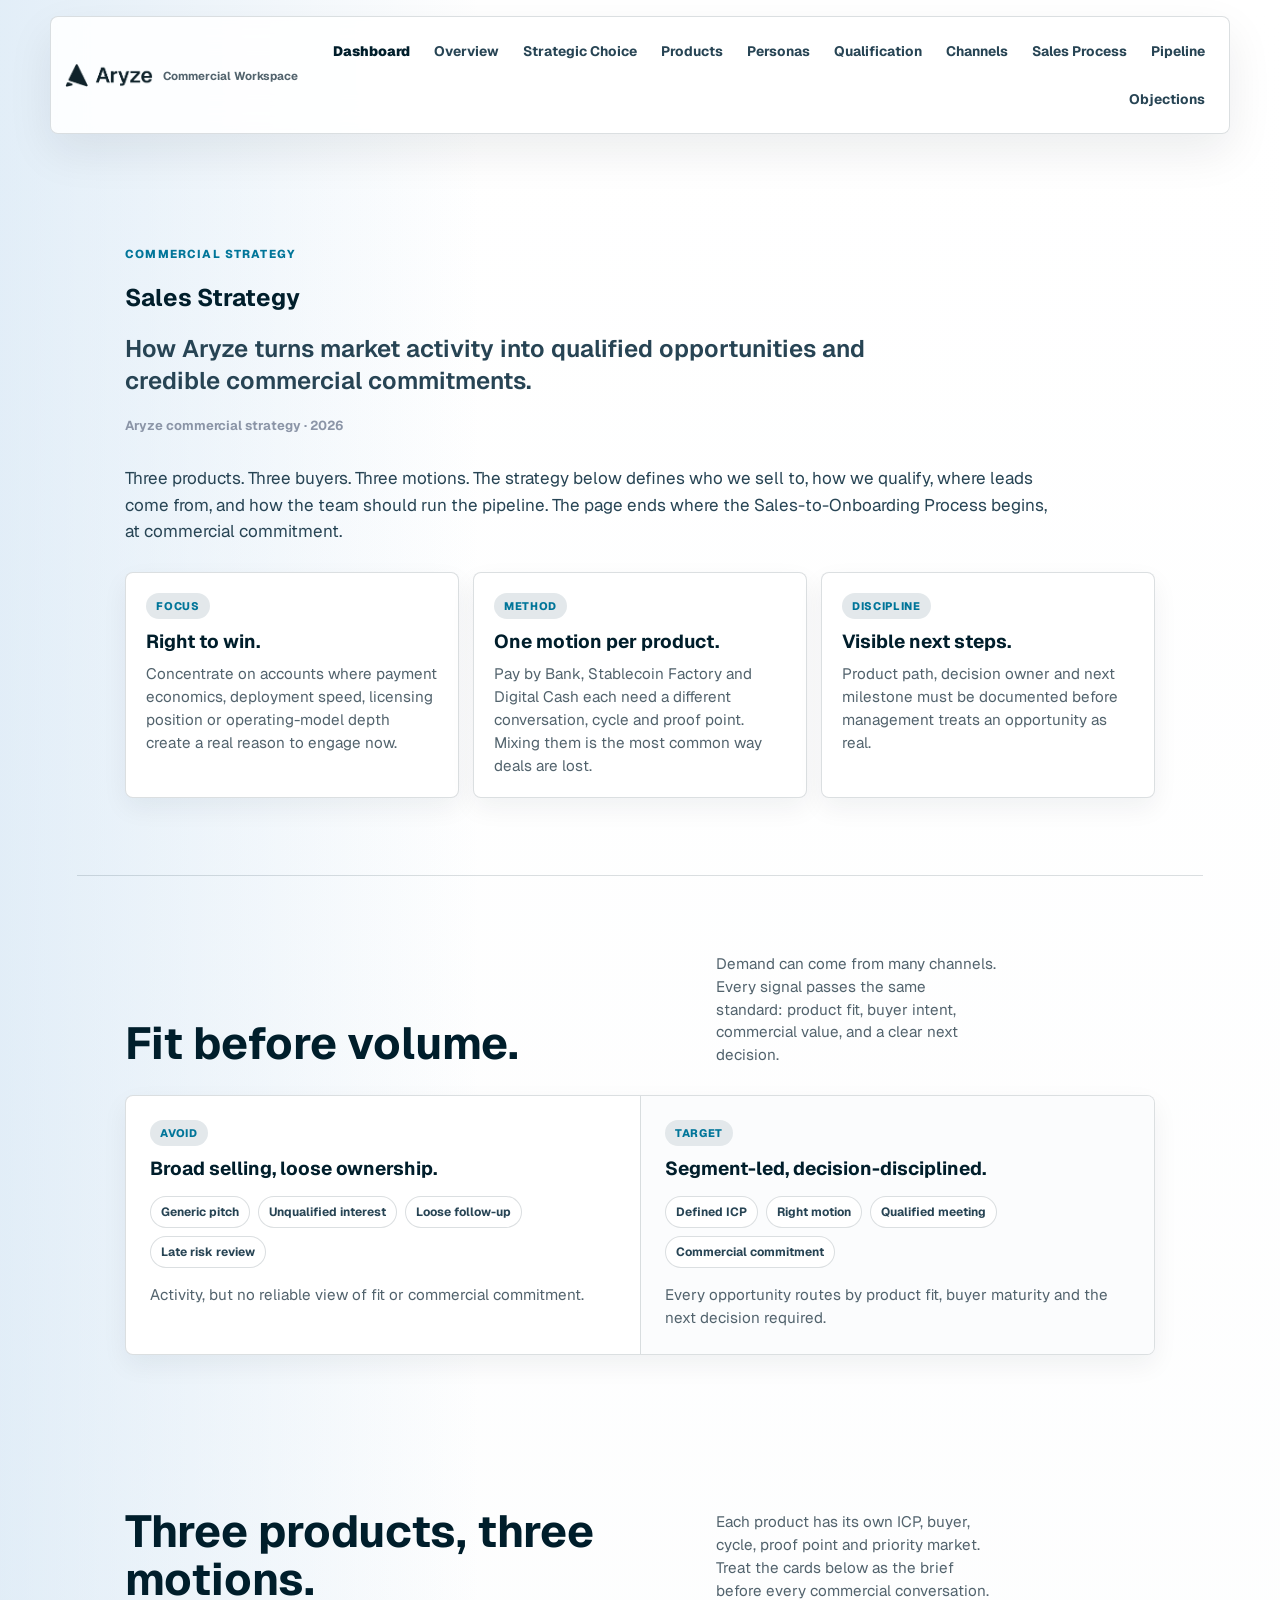
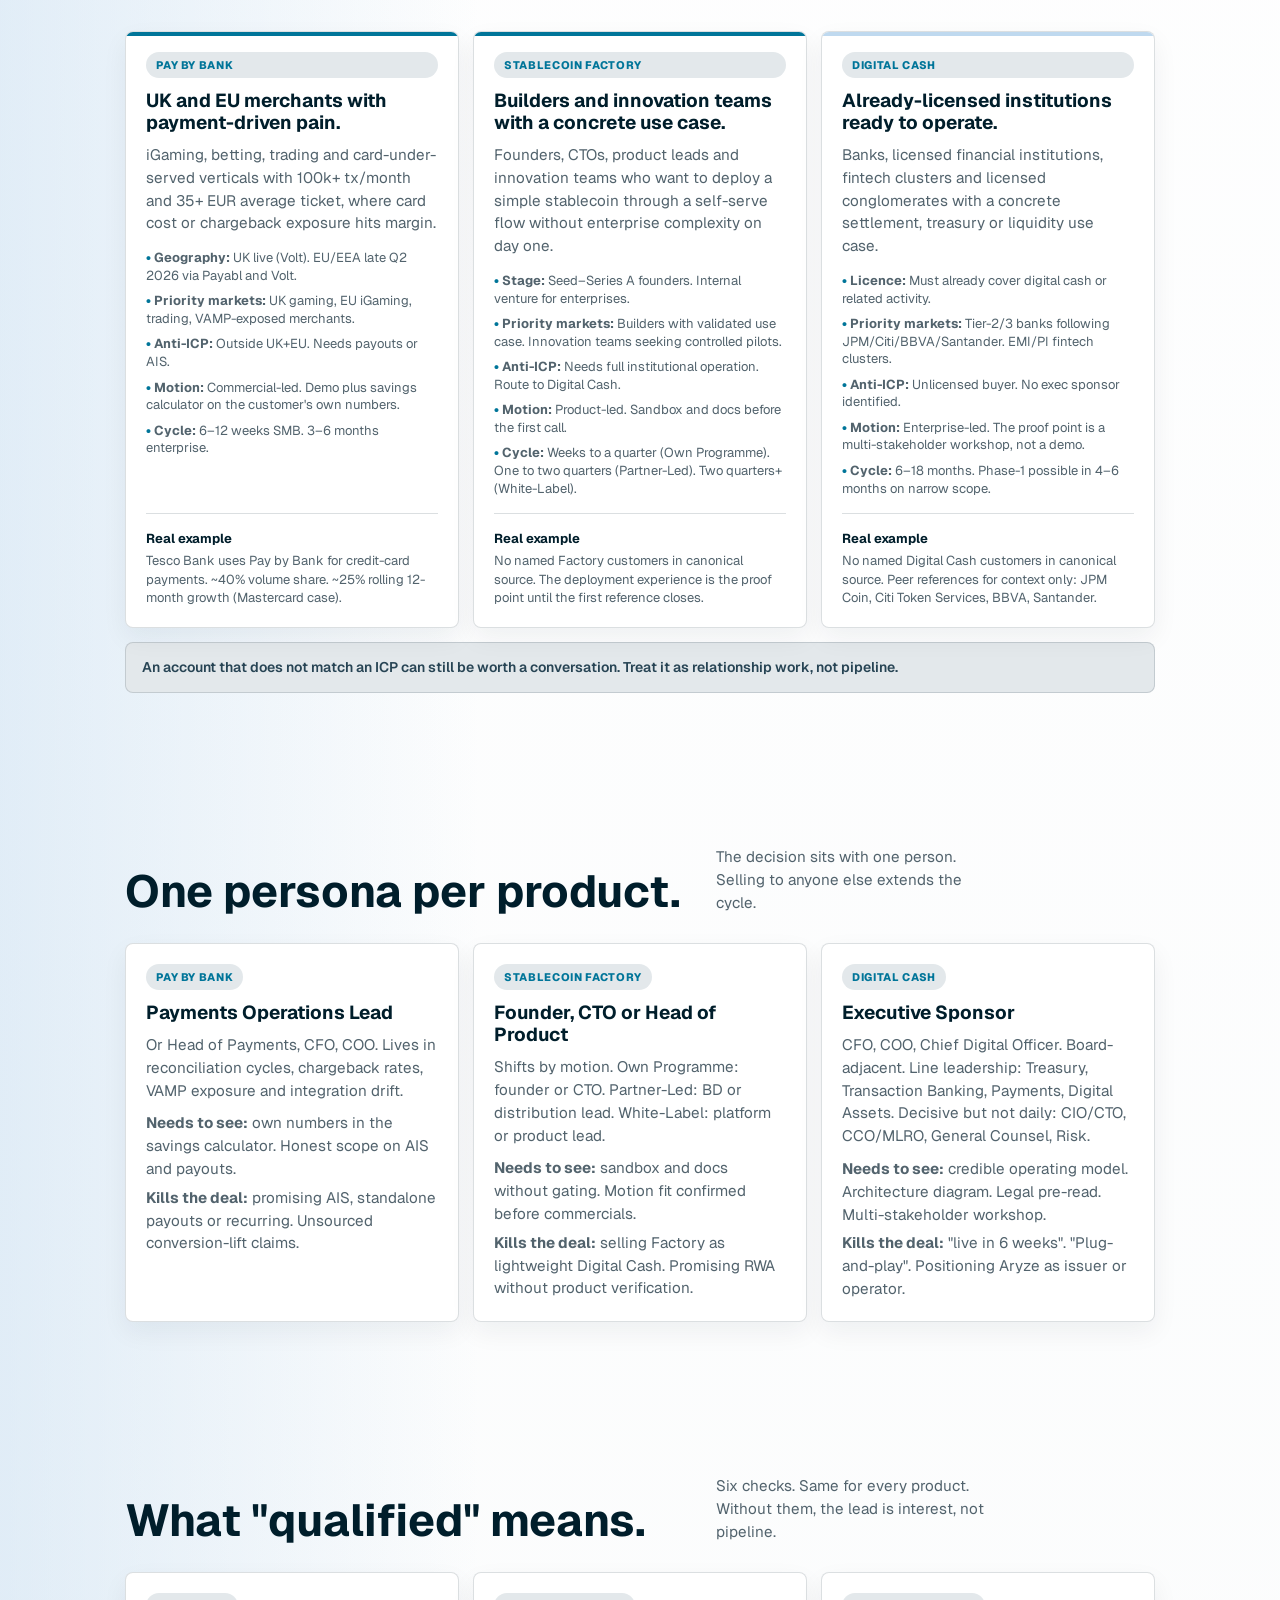
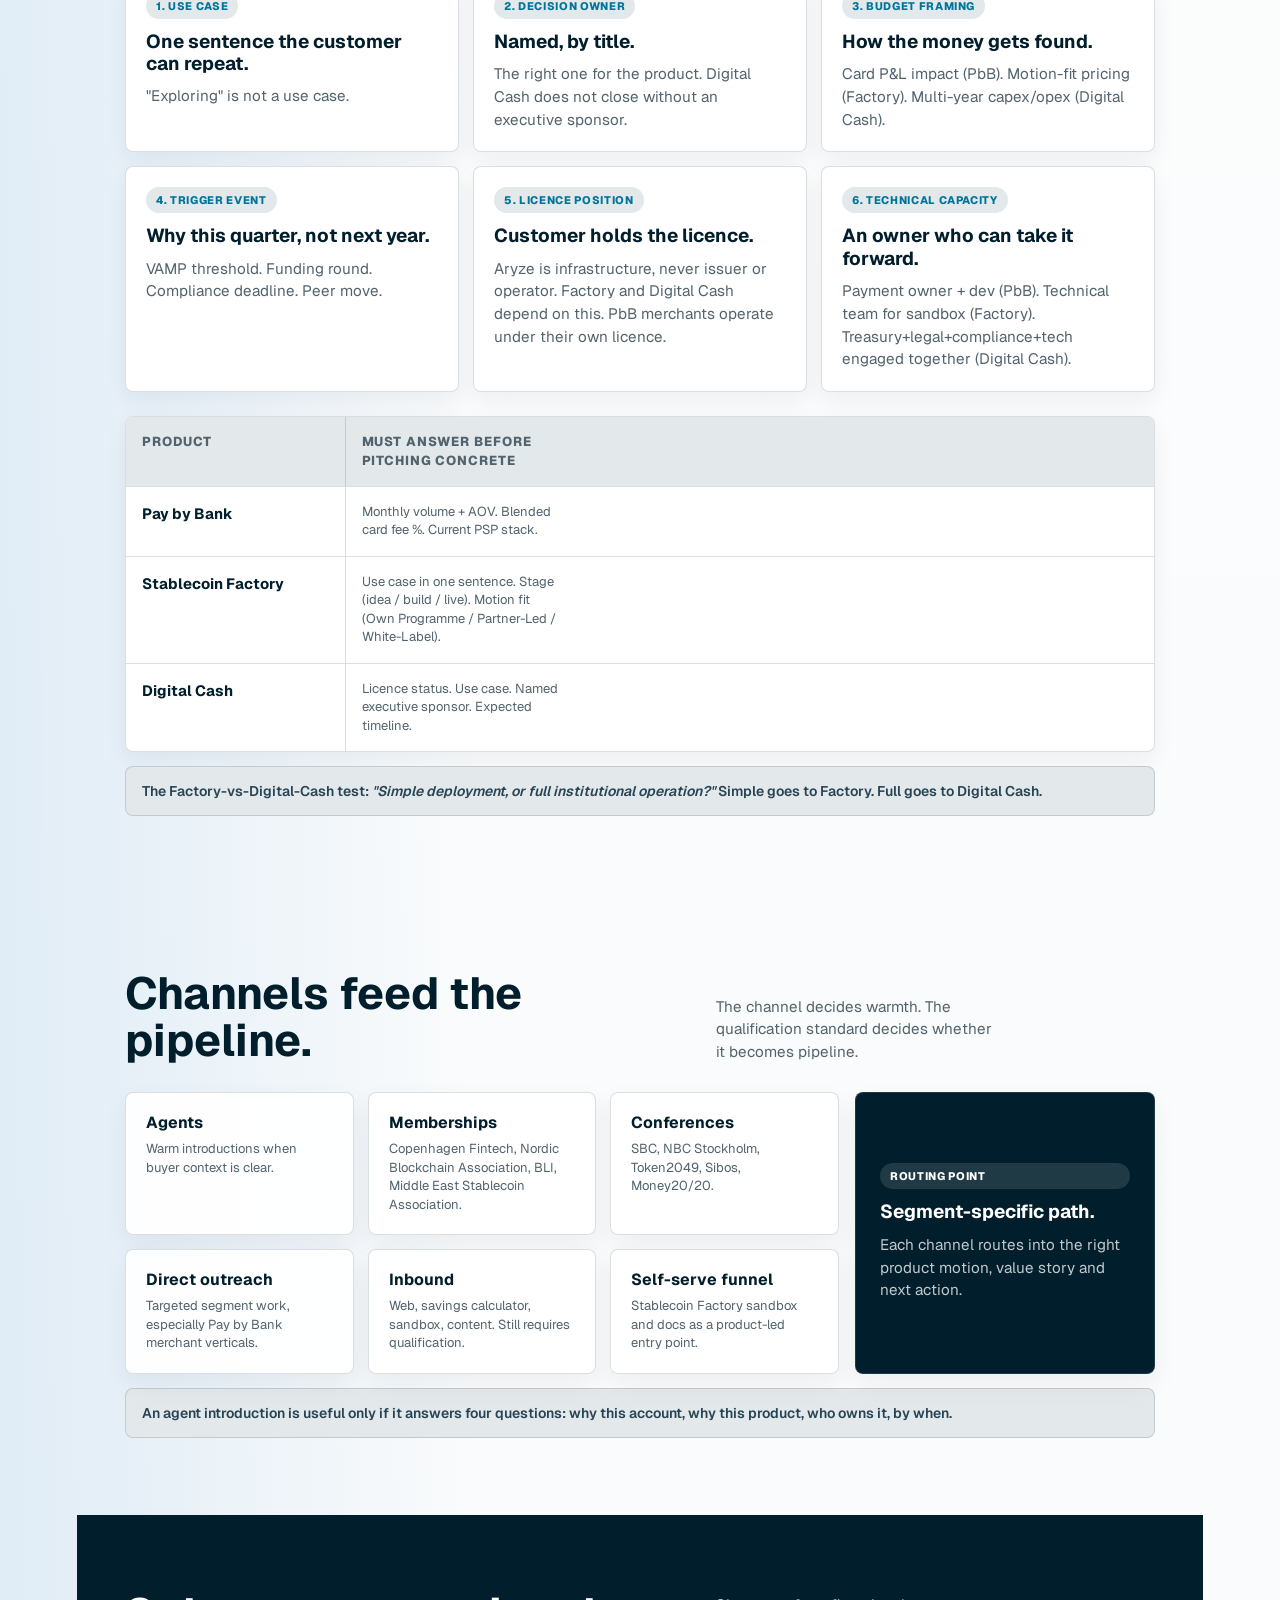
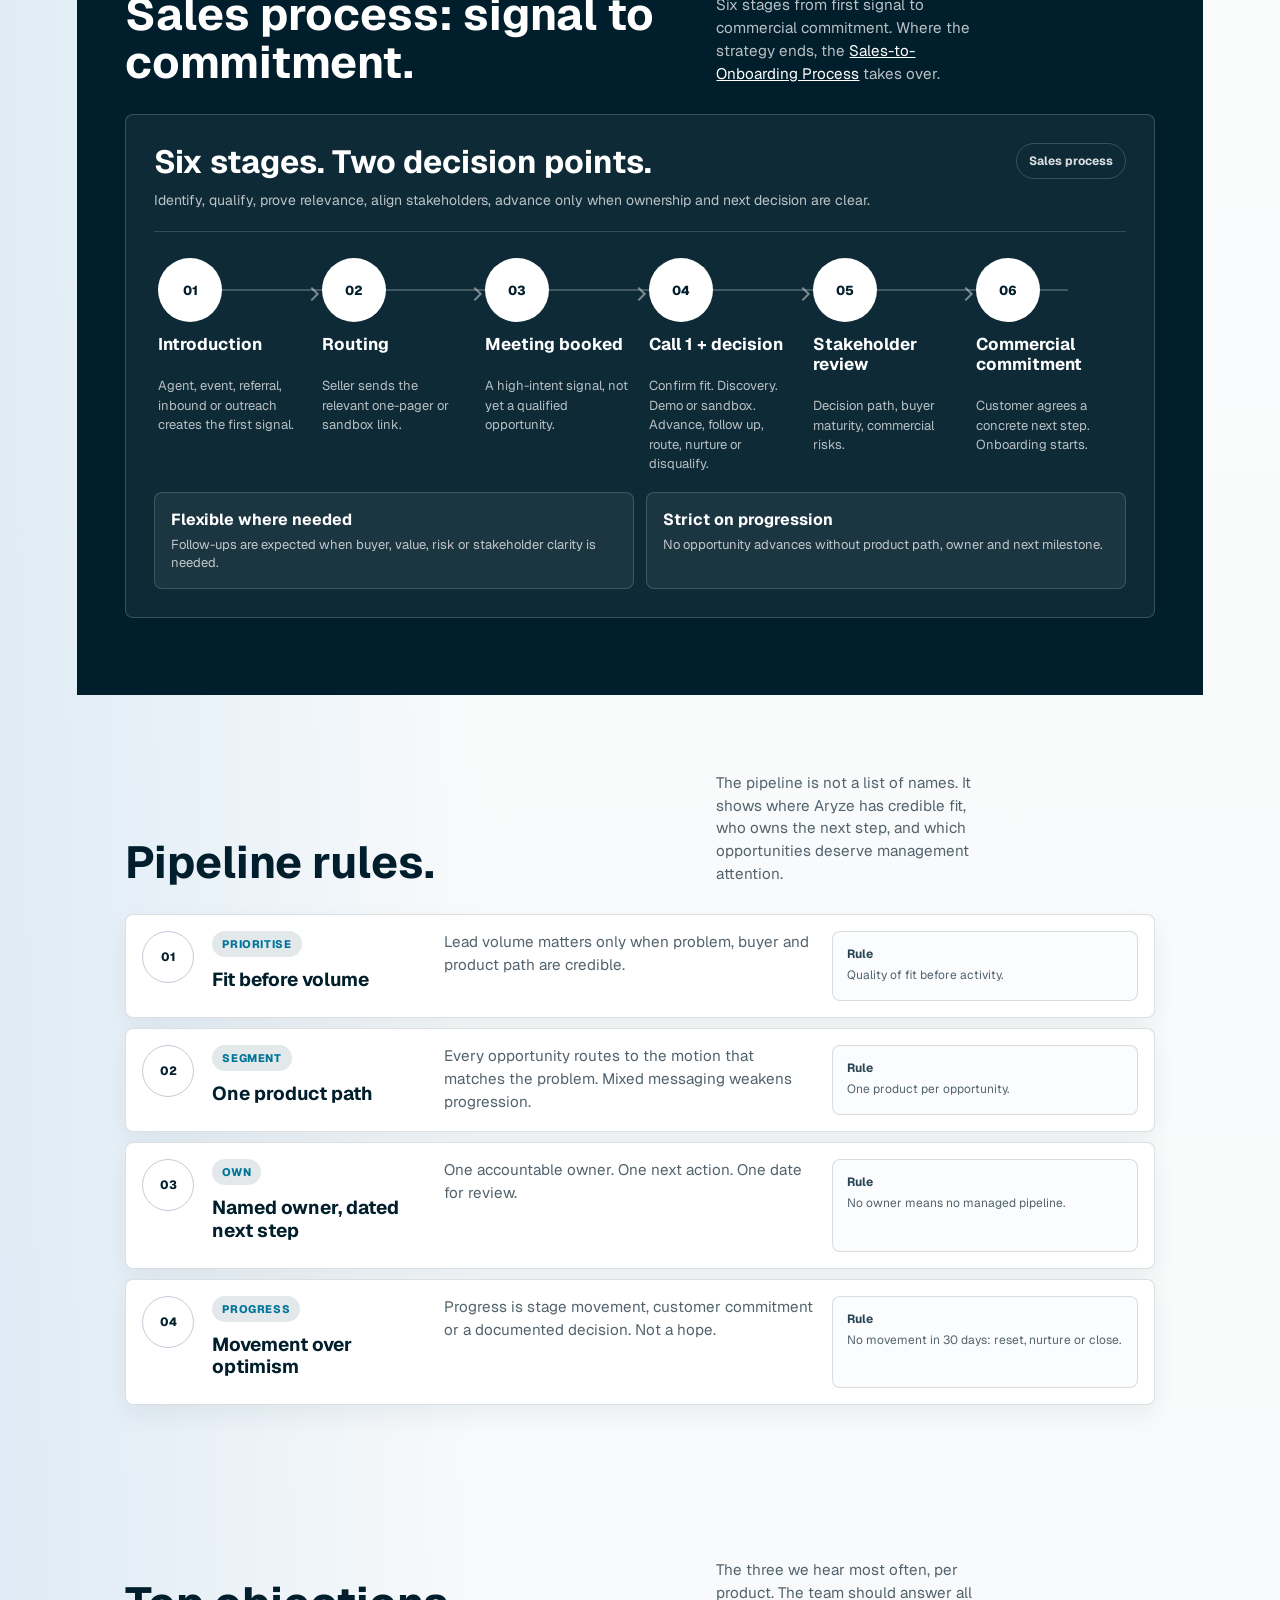
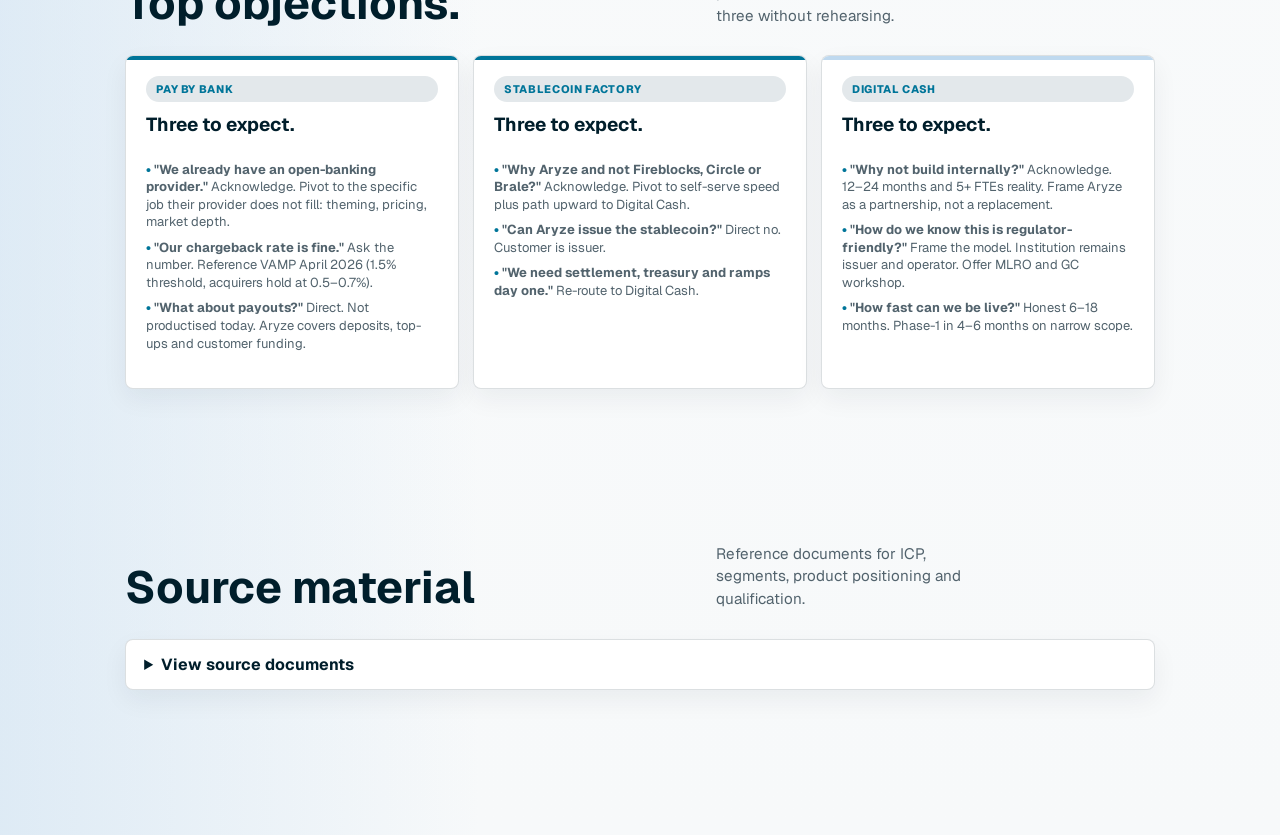
<file: reports/sales-strategy.html>
<!doctype html>
<html lang="en">
<head>
  <meta charset="utf-8">
  <meta name="viewport" content="width=device-width, initial-scale=1">
  <title>Sales Strategy | Aryze</title>
  <link rel="preconnect" href="https://fonts.googleapis.com">
  <link rel="preconnect" href="https://fonts.gstatic.com" crossorigin>
  <link href="https://fonts.googleapis.com/css2?family=Geist:wght@400;500;700;800&display=swap" rel="stylesheet">
  <link rel="stylesheet" href="../styles.css">
  <style>
    details { box-shadow: var(--shadow-soft); }
    details .matrix { border: 0; border-top: 1px solid var(--line); border-radius: 0; box-shadow: none; }
  </style>
</head>
<body>
  <header class="topbar">
    <a class="brand" href="../index.html#dashboard" aria-label="Aryze Commercial Workspace"><img class="brand-logo" src="../assets/aryze-logo-wordmark.png" alt="Aryze"><span><small>Commercial Workspace</small></span></a>
    <nav class="nav">
      <a href="../index.html#dashboard">Dashboard</a>
      <a href="#top">Overview</a>
      <a href="#choice">Strategic Choice</a>
      <a href="#products">Products</a>
      <a href="#personas">Personas</a>
      <a href="#qualification">Qualification</a>
      <a href="#channels">Channels</a>
      <a href="#flow">Sales Process</a>
      <a href="#pipeline">Pipeline</a>
      <a href="#objections">Objections</a>
    </nav>
  </header>

  <main id="top">
    <section class="section cover">
      <div class="section-inner">
        <div class="cover-top">
          <div>
            <p class="eyebrow">Commercial strategy</p>
            <h1>Sales Strategy</h1>
            <p class="subtitle">How Aryze turns market activity into qualified opportunities and credible commercial commitments.</p>
            <p class="meta">Aryze commercial strategy &middot; 2026</p>
          </div>
        </div>
        <p class="copy">Three products. Three buyers. Three motions. The strategy below defines who we sell to, how we qualify, where leads come from, and how the team should run the pipeline. The page ends where the <a href="./sales-onboarding.html">Sales-to-Onboarding Process</a> begins, at commercial commitment.</p>
        <div class="cards-3" style="margin-top:28px">
          <article class="card"><span>Focus</span><h3>Right to win.</h3><p>Concentrate on accounts where payment economics, deployment speed, licensing position or operating-model depth create a real reason to engage now.</p></article>
          <article class="card"><span>Method</span><h3>One motion per product.</h3><p>Pay by Bank, Stablecoin Factory and Digital Cash each need a different conversation, cycle and proof point. Mixing them is the most common way deals are lost.</p></article>
          <article class="card"><span>Discipline</span><h3>Visible next steps.</h3><p>Product path, decision owner and next milestone must be documented before management treats an opportunity as real.</p></article>
        </div>
      </div>
    </section>

    <section class="section" id="choice">
      <div class="section-inner">
        <div class="section-title"><h2>Fit before volume.</h2><p>Demand can come from many channels. Every signal passes the same standard: product fit, buyer intent, commercial value, and a clear next decision.</p></div>
        <section class="panel comparison">
          <div><span class="label">Avoid</span><h3>Broad selling, loose ownership.</h3><div class="mini-flow"><span>Generic pitch</span><span>Unqualified interest</span><span>Loose follow-up</span><span>Late risk review</span></div><p>Activity, but no reliable view of fit or commercial commitment.</p></div>
          <div><span class="label">Target</span><h3>Segment-led, decision-disciplined.</h3><div class="mini-flow"><span>Defined ICP</span><span>Right motion</span><span>Qualified meeting</span><span>Commercial commitment</span></div><p>Every opportunity routes by product fit, buyer maturity and the next decision required.</p></div>
        </section>
      </div>
    </section>

    <section class="section" id="products">
      <div class="section-inner">
        <div class="section-title"><h2>Three products, three motions.</h2><p>Each product has its own ICP, buyer, cycle, proof point and priority market. Treat the cards below as the brief before every commercial conversation.</p></div>
        <div class="products">
          <article class="product" style="--accent:var(--blue)">
            <span class="label">Pay by Bank</span>
            <h3>UK and EU merchants with payment-driven pain.</h3>
            <p>iGaming, betting, trading and card-under-served verticals with 100k+ tx/month and 35+ EUR average ticket, where card cost or chargeback exposure hits margin.</p>
            <ul class="criteria" style="margin-top:14px">
              <li><strong>Geography:</strong> UK live (Volt). EU/EEA late Q2 2026 via Payabl and Volt.</li>
              <li><strong>Priority markets:</strong> UK gaming, EU iGaming, trading, VAMP-exposed merchants.</li>
              <li><strong>Anti-ICP:</strong> Outside UK+EU. Needs payouts or AIS.</li>
              <li><strong>Motion:</strong> Commercial-led. Demo plus savings calculator on the customer's own numbers.</li>
              <li><strong>Cycle:</strong> 6&ndash;12 weeks SMB. 3&ndash;6 months enterprise.</li>
            </ul>
            <div class="motion"><strong>Real example</strong><span>Tesco Bank uses Pay by Bank for credit-card payments. ~40% volume share. ~25% rolling 12-month growth (Mastercard case).</span></div>
          </article>
          <article class="product" style="--accent:var(--teal)">
            <span class="label">Stablecoin Factory</span>
            <h3>Builders and innovation teams with a concrete use case.</h3>
            <p>Founders, CTOs, product leads and innovation teams who want to deploy a simple stablecoin through a self-serve flow without enterprise complexity on day one.</p>
            <ul class="criteria" style="margin-top:14px">
              <li><strong>Stage:</strong> Seed&ndash;Series A founders. Internal venture for enterprises.</li>
              <li><strong>Priority markets:</strong> Builders with validated use case. Innovation teams seeking controlled pilots.</li>
              <li><strong>Anti-ICP:</strong> Needs full institutional operation. Route to Digital Cash.</li>
              <li><strong>Motion:</strong> Product-led. Sandbox and docs before the first call.</li>
              <li><strong>Cycle:</strong> Weeks to a quarter (Own Programme). One to two quarters (Partner-Led). Two quarters+ (White-Label).</li>
            </ul>
            <div class="motion"><strong>Real example</strong><span>No named Factory customers in canonical source. The deployment experience is the proof point until the first reference closes.</span></div>
          </article>
          <article class="product" style="--accent:var(--gold)">
            <span class="label">Digital Cash</span>
            <h3>Already-licensed institutions ready to operate.</h3>
            <p>Banks, licensed financial institutions, fintech clusters and licensed conglomerates with a concrete settlement, treasury or liquidity use case.</p>
            <ul class="criteria" style="margin-top:14px">
              <li><strong>Licence:</strong> Must already cover digital cash or related activity.</li>
              <li><strong>Priority markets:</strong> Tier-2/3 banks following JPM/Citi/BBVA/Santander. EMI/PI fintech clusters.</li>
              <li><strong>Anti-ICP:</strong> Unlicensed buyer. No exec sponsor identified.</li>
              <li><strong>Motion:</strong> Enterprise-led. The proof point is a multi-stakeholder workshop, not a demo.</li>
              <li><strong>Cycle:</strong> 6&ndash;18 months. Phase-1 possible in 4&ndash;6 months on narrow scope.</li>
            </ul>
            <div class="motion"><strong>Real example</strong><span>No named Digital Cash customers in canonical source. Peer references for context only: JPM Coin, Citi Token Services, BBVA, Santander.</span></div>
          </article>
        </div>
        <p class="note">An account that does not match an ICP can still be worth a conversation. Treat it as relationship work, not pipeline.</p>
      </div>
    </section>

    <section class="section" id="personas">
      <div class="section-inner">
        <div class="section-title"><h2>One persona per product.</h2><p>The decision sits with one person. Selling to anyone else extends the cycle.</p></div>
        <div class="cards-3">
          <article class="card">
            <span>Pay by Bank</span>
            <h3>Payments Operations Lead</h3>
            <p>Or Head of Payments, CFO, COO. Lives in reconciliation cycles, chargeback rates, VAMP exposure and integration drift.</p>
            <p style="margin-top:10px"><strong>Needs to see:</strong> own numbers in the savings calculator. Honest scope on AIS and payouts.</p>
            <p style="margin-top:6px"><strong>Kills the deal:</strong> promising AIS, standalone payouts or recurring. Unsourced conversion-lift claims.</p>
          </article>
          <article class="card">
            <span>Stablecoin Factory</span>
            <h3>Founder, CTO or Head of Product</h3>
            <p>Shifts by motion. Own Programme: founder or CTO. Partner-Led: BD or distribution lead. White-Label: platform or product lead.</p>
            <p style="margin-top:10px"><strong>Needs to see:</strong> sandbox and docs without gating. Motion fit confirmed before commercials.</p>
            <p style="margin-top:6px"><strong>Kills the deal:</strong> selling Factory as lightweight Digital Cash. Promising RWA without product verification.</p>
          </article>
          <article class="card">
            <span>Digital Cash</span>
            <h3>Executive Sponsor</h3>
            <p>CFO, COO, Chief Digital Officer. Board-adjacent. Line leadership: Treasury, Transaction Banking, Payments, Digital Assets. Decisive but not daily: CIO/CTO, CCO/MLRO, General Counsel, Risk.</p>
            <p style="margin-top:10px"><strong>Needs to see:</strong> credible operating model. Architecture diagram. Legal pre-read. Multi-stakeholder workshop.</p>
            <p style="margin-top:6px"><strong>Kills the deal:</strong> "live in 6 weeks". "Plug-and-play". Positioning Aryze as issuer or operator.</p>
          </article>
        </div>
      </div>
    </section>

    <section class="section" id="qualification">
      <div class="section-inner">
        <div class="section-title"><h2>What "qualified" means.</h2><p>Six checks. Same for every product. Without them, the lead is interest, not pipeline.</p></div>
        <div class="cards-3">
          <article class="card"><span>1. Use case</span><h3>One sentence the customer can repeat.</h3><p>"Exploring" is not a use case.</p></article>
          <article class="card"><span>2. Decision owner</span><h3>Named, by title.</h3><p>The right one for the product. Digital Cash does not close without an executive sponsor.</p></article>
          <article class="card"><span>3. Budget framing</span><h3>How the money gets found.</h3><p>Card P&amp;L impact (PbB). Motion-fit pricing (Factory). Multi-year capex/opex (Digital Cash).</p></article>
        </div>
        <div class="cards-3" style="margin-top:14px">
          <article class="card"><span>4. Trigger event</span><h3>Why this quarter, not next year.</h3><p>VAMP threshold. Funding round. Compliance deadline. Peer move.</p></article>
          <article class="card"><span>5. Licence position</span><h3>Customer holds the licence.</h3><p>Aryze is infrastructure, never issuer or operator. Factory and Digital Cash depend on this. PbB merchants operate under their own licence.</p></article>
          <article class="card"><span>6. Technical capacity</span><h3>An owner who can take it forward.</h3><p>Payment owner + dev (PbB). Technical team for sandbox (Factory). Treasury+legal+compliance+tech engaged together (Digital Cash).</p></article>
        </div>
        <div class="matrix" style="margin-top:24px">
          <div class="row header"><div class="cell">Product</div><div class="cell">Must answer before pitching concrete</div></div>
          <div class="row"><div class="cell"><strong>Pay by Bank</strong></div><div class="cell">Monthly volume + AOV. Blended card fee %. Current PSP stack.</div></div>
          <div class="row"><div class="cell"><strong>Stablecoin Factory</strong></div><div class="cell">Use case in one sentence. Stage (idea / build / live). Motion fit (Own Programme / Partner-Led / White-Label).</div></div>
          <div class="row"><div class="cell"><strong>Digital Cash</strong></div><div class="cell">Licence status. Use case. Named executive sponsor. Expected timeline.</div></div>
        </div>
        <p class="note">The Factory-vs-Digital-Cash test: <em>"Simple deployment, or full institutional operation?"</em> Simple goes to Factory. Full goes to Digital Cash.</p>
      </div>
    </section>

    <section class="section" id="channels">
      <div class="section-inner">
        <div class="section-title"><h2>Channels feed the pipeline.</h2><p>The channel decides warmth. The qualification standard decides whether it becomes pipeline.</p></div>
        <div class="entry-layout">
          <div class="entry-grid">
            <article class="entry"><strong>Agents</strong><span>Warm introductions when buyer context is clear.</span></article>
            <article class="entry"><strong>Memberships</strong><span>Copenhagen Fintech, Nordic Blockchain Association, BLI, Middle East Stablecoin Association.</span></article>
            <article class="entry"><strong>Conferences</strong><span>SBC, NBC Stockholm, Token2049, Sibos, Money20/20.</span></article>
            <article class="entry"><strong>Direct outreach</strong><span>Targeted segment work, especially Pay by Bank merchant verticals.</span></article>
            <article class="entry"><strong>Inbound</strong><span>Web, savings calculator, sandbox, content. Still requires qualification.</span></article>
            <article class="entry"><strong>Self-serve funnel</strong><span>Stablecoin Factory sandbox and docs as a product-led entry point.</span></article>
          </div>
          <aside class="entry-target"><span class="label">Routing point</span><h3>Segment-specific path.</h3><p>Each channel routes into the right product motion, value story and next action.</p></aside>
        </div>
        <p class="note">An agent introduction is useful only if it answers four questions: why this account, why this product, who owns it, by when.</p>
      </div>
    </section>

    <section class="section flow-section" id="flow">
      <div class="section-inner">
        <div class="section-title"><h2>Sales process: signal to commitment.</h2><p>Six stages from first signal to commercial commitment. Where the strategy ends, the <a href="./sales-onboarding.html" style="color:#fff;text-decoration:underline">Sales-to-Onboarding Process</a> takes over.</p></div>
        <div class="flow-board">
          <div class="flow-head"><div><h3>Six stages. Two decision points.</h3><p>Identify, qualify, prove relevance, align stakeholders, advance only when ownership and next decision are clear.</p></div><span class="flow-key">Sales process</span></div>
          <div class="stage-track">
            <article class="stage"><span class="num">01</span><h3>Introduction</h3><p>Agent, event, referral, inbound or outreach creates the first signal.</p></article>
            <article class="stage"><span class="num">02</span><h3>Routing</h3><p>Seller sends the relevant one-pager or sandbox link.</p></article>
            <article class="stage"><span class="num">03</span><h3>Meeting booked</h3><p>A high-intent signal, not yet a qualified opportunity.</p></article>
            <article class="stage"><span class="num">04</span><h3>Call 1 + decision</h3><p>Confirm fit. Discovery. Demo or sandbox. Advance, follow up, route, nurture or disqualify.</p></article>
            <article class="stage"><span class="num">05</span><h3>Stakeholder review</h3><p>Decision path, buyer maturity, commercial risks.</p></article>
            <article class="stage"><span class="num">06</span><h3>Commercial commitment</h3><p>Customer agrees a concrete next step. Onboarding starts.</p></article>
          </div>
          <div class="outcomes"><div class="outcome"><strong>Flexible where needed</strong><span>Follow-ups are expected when buyer, value, risk or stakeholder clarity is needed.</span></div><div class="outcome"><strong>Strict on progression</strong><span>No opportunity advances without product path, owner and next milestone.</span></div></div>
        </div>
      </div>
    </section>

    <section class="section" id="pipeline">
      <div class="section-inner">
        <div class="section-title"><h2>Pipeline rules.</h2><p>The pipeline is not a list of names. It shows where Aryze has credible fit, who owns the next step, and which opportunities deserve management attention.</p></div>
        <div class="gates">
          <article class="gate"><span class="gate-num">01</span><div><span class="label">Prioritise</span><h3>Fit before volume</h3></div><p>Lead volume matters only when problem, buyer and product path are credible.</p><div class="gate-rule"><strong>Rule</strong><span>Quality of fit before activity.</span></div></article>
          <article class="gate"><span class="gate-num">02</span><div><span class="label">Segment</span><h3>One product path</h3></div><p>Every opportunity routes to the motion that matches the problem. Mixed messaging weakens progression.</p><div class="gate-rule"><strong>Rule</strong><span>One product per opportunity.</span></div></article>
          <article class="gate"><span class="gate-num">03</span><div><span class="label">Own</span><h3>Named owner, dated next step</h3></div><p>One accountable owner. One next action. One date for review.</p><div class="gate-rule"><strong>Rule</strong><span>No owner means no managed pipeline.</span></div></article>
          <article class="gate"><span class="gate-num">04</span><div><span class="label">Progress</span><h3>Movement over optimism</h3></div><p>Progress is stage movement, customer commitment or a documented decision. Not a hope.</p><div class="gate-rule"><strong>Rule</strong><span>No movement in 30 days: reset, nurture or close.</span></div></article>
        </div>
      </div>
    </section>

    <section class="section" id="objections">
      <div class="section-inner">
        <div class="section-title"><h2>Top objections.</h2><p>The three we hear most often, per product. The team should answer all three without rehearsing.</p></div>
        <div class="products">
          <article class="product" style="--accent:var(--blue)">
            <span class="label">Pay by Bank</span>
            <h3>Three to expect.</h3>
            <ul class="criteria" style="margin-top:14px">
              <li><strong>"We already have an open-banking provider."</strong> Acknowledge. Pivot to the specific job their provider does not fill: theming, pricing, market depth.</li>
              <li><strong>"Our chargeback rate is fine."</strong> Ask the number. Reference VAMP April 2026 (1.5% threshold, acquirers hold at 0.5&ndash;0.7%).</li>
              <li><strong>"What about payouts?"</strong> Direct. Not productised today. Aryze covers deposits, top-ups and customer funding.</li>
            </ul>
          </article>
          <article class="product" style="--accent:var(--teal)">
            <span class="label">Stablecoin Factory</span>
            <h3>Three to expect.</h3>
            <ul class="criteria" style="margin-top:14px">
              <li><strong>"Why Aryze and not Fireblocks, Circle or Brale?"</strong> Acknowledge. Pivot to self-serve speed plus path upward to Digital Cash.</li>
              <li><strong>"Can Aryze issue the stablecoin?"</strong> Direct no. Customer is issuer.</li>
              <li><strong>"We need settlement, treasury and ramps day one."</strong> Re-route to Digital Cash.</li>
            </ul>
          </article>
          <article class="product" style="--accent:var(--gold)">
            <span class="label">Digital Cash</span>
            <h3>Three to expect.</h3>
            <ul class="criteria" style="margin-top:14px">
              <li><strong>"Why not build internally?"</strong> Acknowledge. 12&ndash;24 months and 5+ FTEs reality. Frame Aryze as a partnership, not a replacement.</li>
              <li><strong>"How do we know this is regulator-friendly?"</strong> Frame the model. Institution remains issuer and operator. Offer MLRO and GC workshop.</li>
              <li><strong>"How fast can we be live?"</strong> Honest 6&ndash;18 months. Phase-1 in 4&ndash;6 months on narrow scope.</li>
            </ul>
          </article>
        </div>
      </div>
    </section>

    <section class="section" id="source-material">
      <div class="section-inner">
        <div class="section-title"><h2>Source material</h2><p>Reference documents for ICP, segments, product positioning and qualification.</p></div>
        <details>
          <summary>View source documents</summary>
          <div class="matrix">
          <div class="row header"><div class="cell">Document</div><div class="cell">Role</div><div class="cell">Open</div></div>
          <div class="row"><div class="cell"><strong>Aryze Sales Analysis</strong></div><div class="cell">Sales model</div><div class="cell"><a class="doc-link" href="../docs/sales-analysis.pdf">Open</a></div></div>
          <div class="row"><div class="cell"><strong>Customer Segment Analysis</strong></div><div class="cell">Segment logic</div><div class="cell"><a class="doc-link" href="./docs/customer-segment-analysis-v2.pdf">Open</a></div></div>
          <div class="row"><div class="cell"><strong>Ideal Customer Profiles</strong></div><div class="cell">ICP</div><div class="cell"><a class="doc-link" href="./docs/ideal-customer-profiles-v2.pdf">Open</a></div></div>
          <div class="row"><div class="cell"><strong>Product Suite Master Description</strong></div><div class="cell">Product structure</div><div class="cell"><a class="doc-link" href="./docs/product-suite-master-description-v2.pdf">Open</a></div></div>
          <div class="row"><div class="cell"><strong>Value Proposition Canvas</strong></div><div class="cell">Positioning</div><div class="cell"><a class="doc-link" href="./docs/value-proposition-canvas-v2.pdf">Open</a></div></div>
          </div>
        </details>
      </div>
    </section>
  </main>
</body>
</html>
</file>
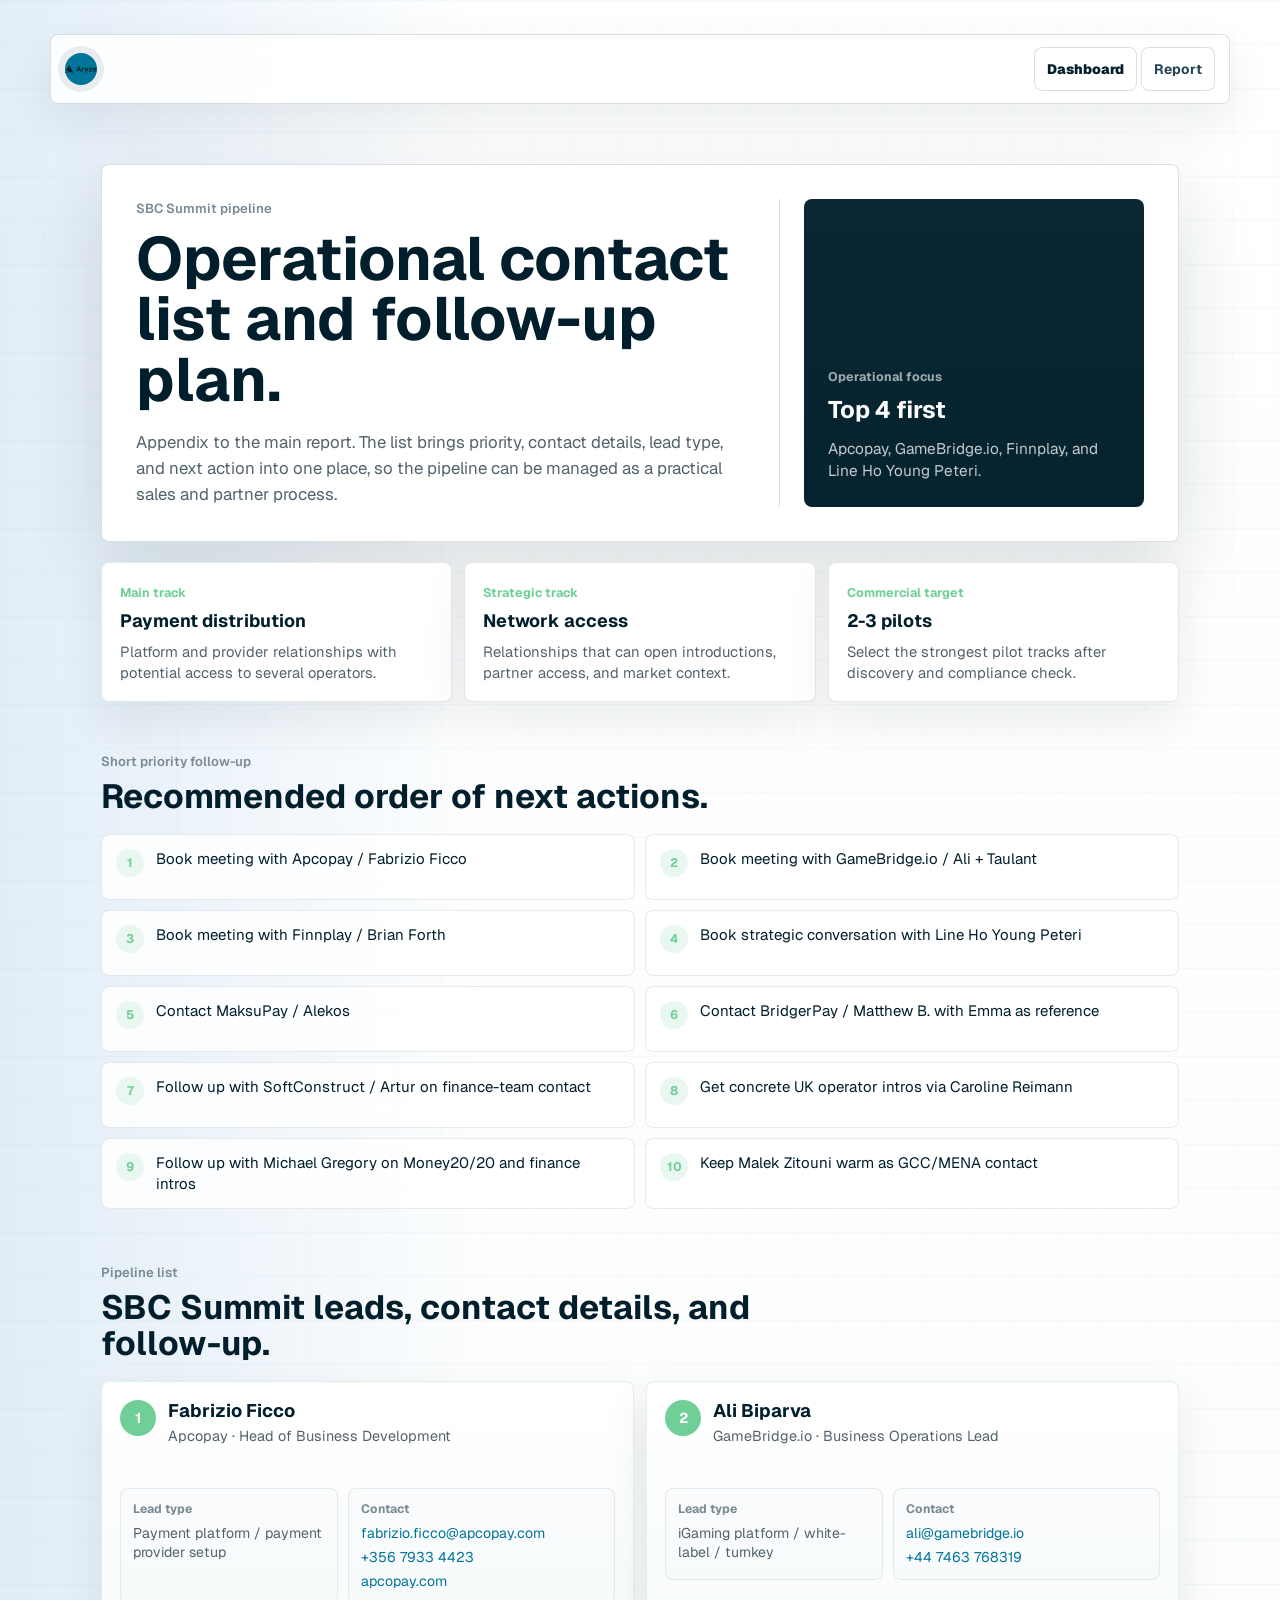
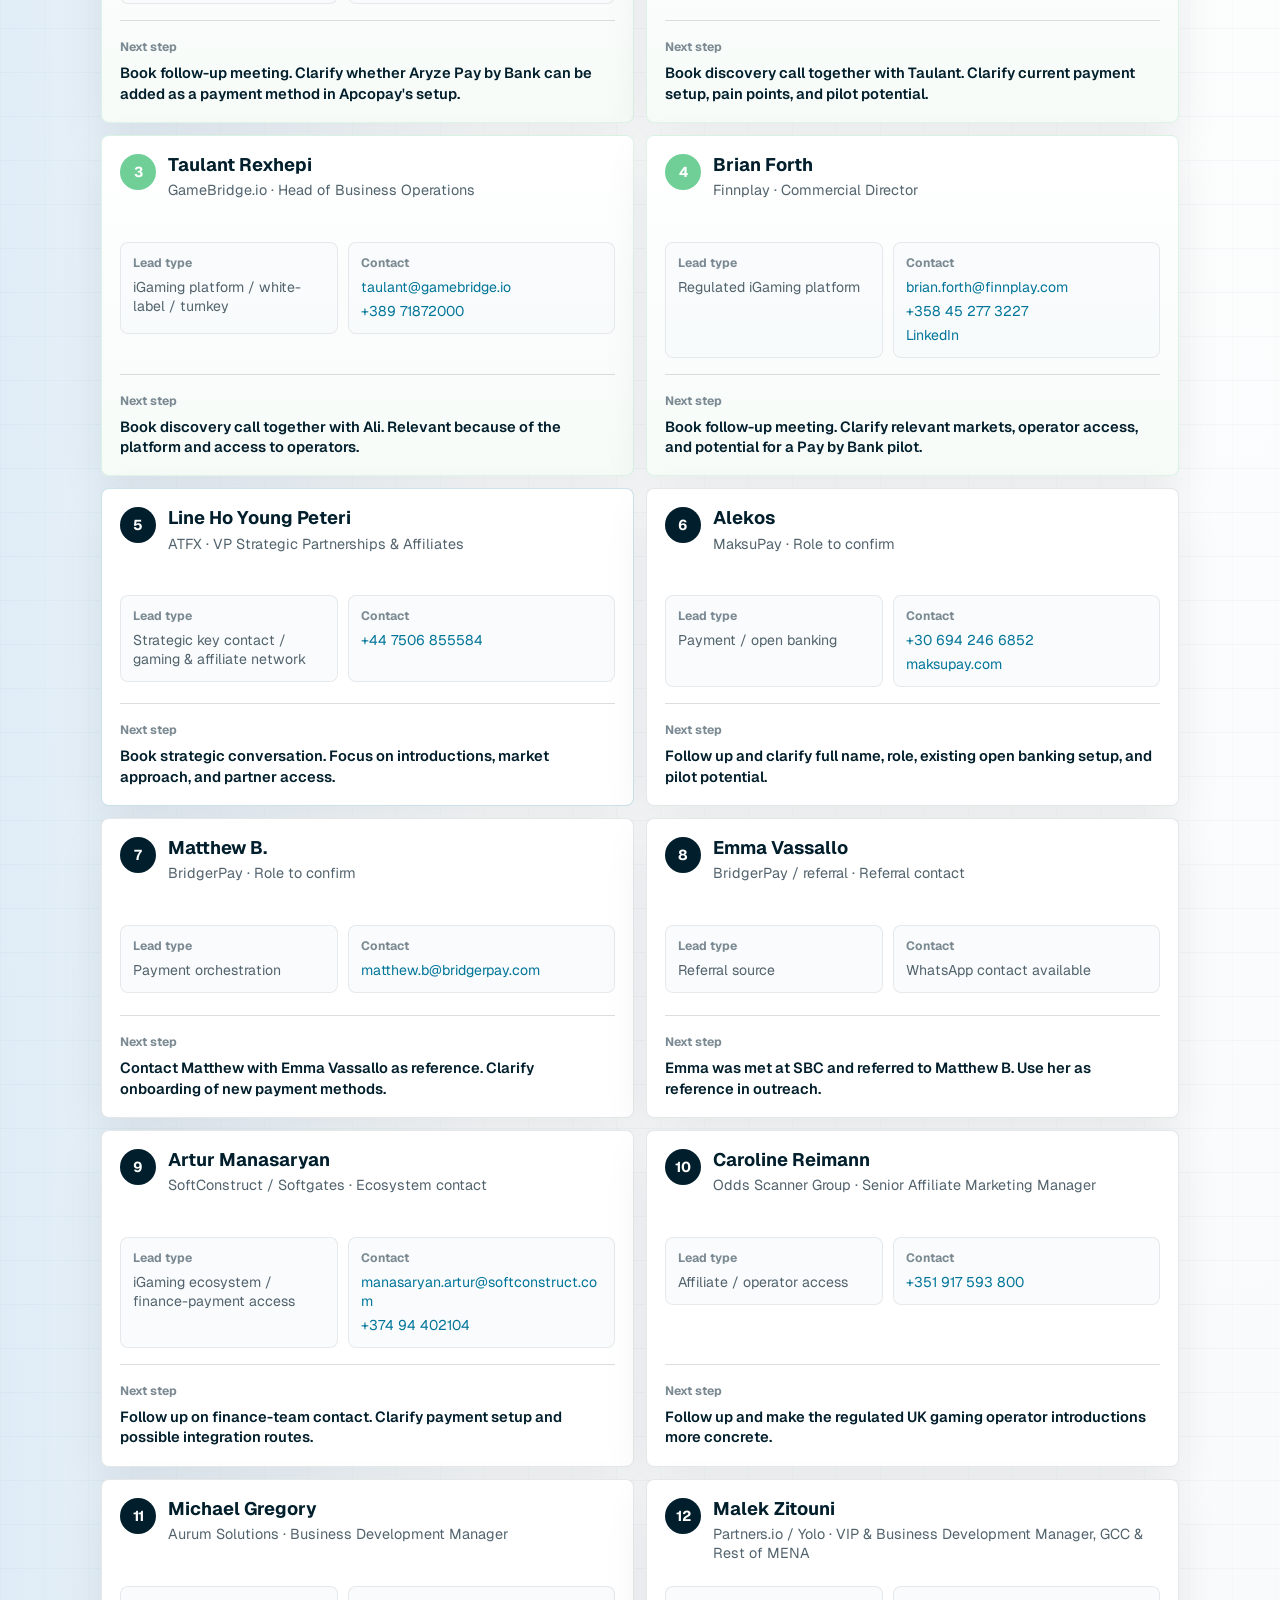
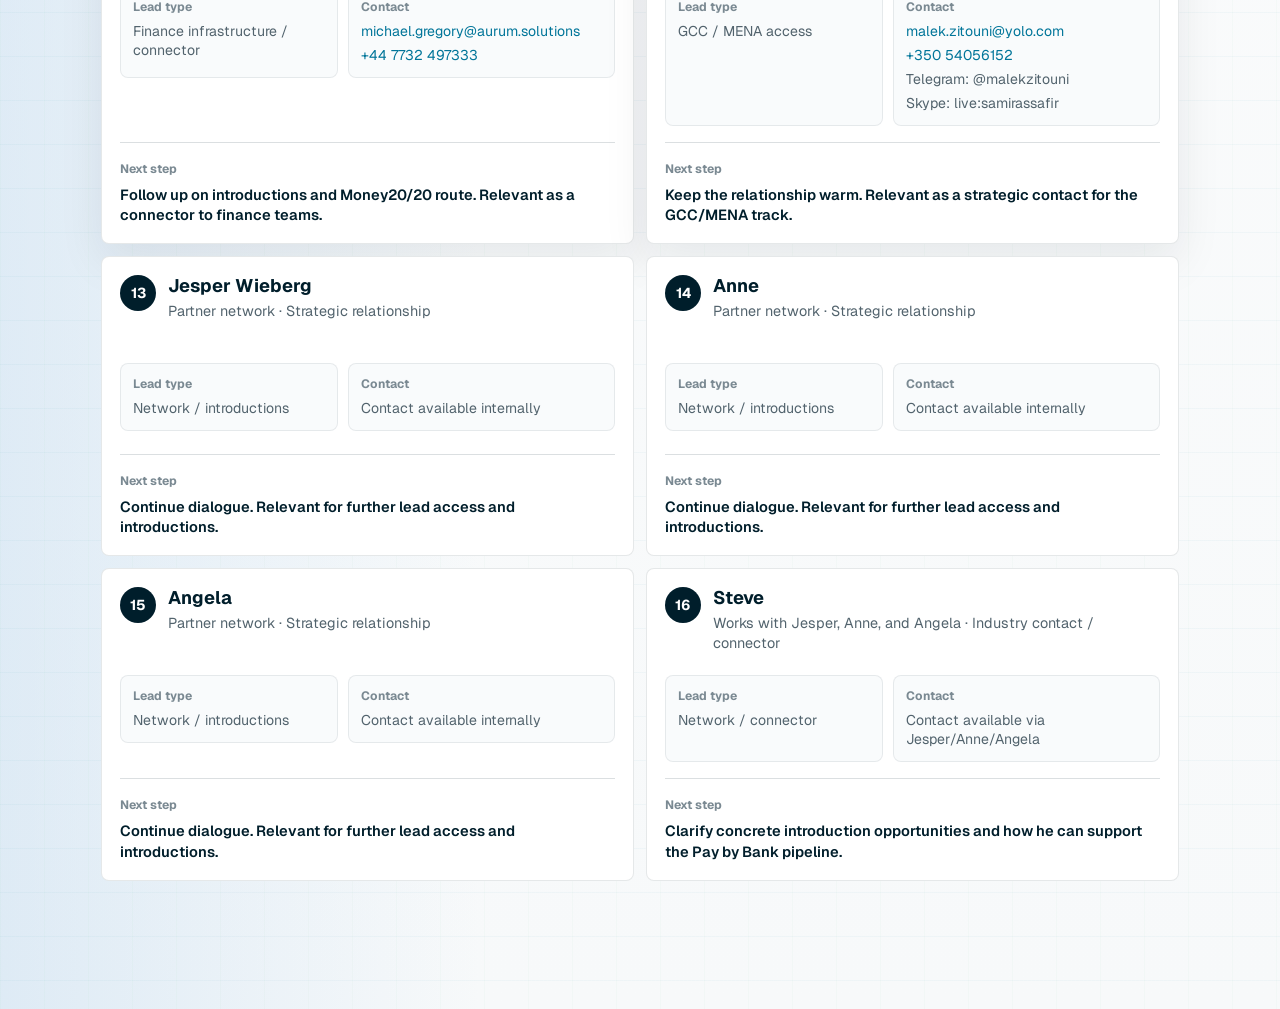
<file: reports/sbc-report/pipeline.html>
<!DOCTYPE html>
<html lang="en">
  <head>
    <meta charset="UTF-8" />
    <meta name="viewport" content="width=device-width, initial-scale=1.0" />
    <title>SBC Summit Pipeline | Aryze</title>
    <meta
      name="description"
      content="Operational pipeline list from SBC Summit with contact details, lead type, priority, and recommended follow-up."
    />
    <link rel="preconnect" href="https://fonts.googleapis.com" />
    <link rel="preconnect" href="https://fonts.gstatic.com" crossorigin />
    <link
      href="https://fonts.googleapis.com/css2?family=Geist:wght@400;500;700;800&family=Space+Grotesk:wght@400;500;600;700&amp;display=swap"
      rel="stylesheet"
    />
    <link rel="stylesheet" href="../../styles.css" />
  </head>
  <body>
    <div class="page-shell report-shell">
      <header class="site-header report-header">
        <a class="brand-mark" href="../../index.html#dashboard" aria-label="Aryze Commercial Workspace">
          <img src="../../assets/aryze-logo-wordmark.png" alt="Aryze" />
        </a>
        <nav class="report-nav" aria-label="Pipeline navigation">
          <a class="back-link" href="../../index.html#dashboard">Dashboard</a>
          <a class="back-link" href="index.html">Report</a>
        </nav>
      </header>

      <main class="content-wrap report-wrap pipeline-page">
        <section class="report-document-head pipeline-document-head" aria-labelledby="pipeline-page-title">
          <div class="report-title-block">
            <p class="section-label">SBC Summit pipeline</p>
            <h1 id="pipeline-page-title">Operational contact list and follow-up plan.</h1>
            <p>
              Appendix to the main report. The list brings priority, contact
              details, lead type, and next action into one place, so the
              pipeline can be managed as a practical sales and partner process.
            </p>
          </div>
          <aside class="report-action-panel">
            <span>Operational focus</span>
            <strong>Top 4 first</strong>
            <p>Apcopay, GameBridge.io, Finnplay, and Line Ho Young Peteri.</p>
          </aside>
        </section>

        <section class="pipeline-focus-grid" aria-label="Pipeline summary">
          <article>
            <span>Main track</span>
            <strong>Payment distribution</strong>
            <p>Platform and provider relationships with potential access to several operators.</p>
          </article>
          <article>
            <span>Strategic track</span>
            <strong>Network access</strong>
            <p>Relationships that can open introductions, partner access, and market context.</p>
          </article>
          <article>
            <span>Commercial target</span>
            <strong>2-3 pilots</strong>
            <p>Select the strongest pilot tracks after discovery and compliance check.</p>
          </article>
        </section>

        <section class="report-section" aria-labelledby="quick-follow-up-title">
          <div class="section-intro">
            <p class="section-label">Short priority follow-up</p>
            <h2 id="quick-follow-up-title">Recommended order of next actions.</h2>
          </div>
          <ol class="followup-list">
            <li><span>1</span>Book meeting with Apcopay / Fabrizio Ficco</li>
            <li><span>2</span>Book meeting with GameBridge.io / Ali + Taulant</li>
            <li><span>3</span>Book meeting with Finnplay / Brian Forth</li>
            <li><span>4</span>Book strategic conversation with Line Ho Young Peteri</li>
            <li><span>5</span>Contact MaksuPay / Alekos</li>
            <li><span>6</span>Contact BridgerPay / Matthew B. with Emma as reference</li>
            <li><span>7</span>Follow up with SoftConstruct / Artur on finance-team contact</li>
            <li><span>8</span>Get concrete UK operator intros via Caroline Reimann</li>
            <li><span>9</span>Follow up with Michael Gregory on Money20/20 and finance intros</li>
            <li><span>10</span>Keep Malek Zitouni warm as GCC/MENA contact</li>
          </ol>
        </section>

        <section class="report-section" aria-labelledby="pipeline-list-title">
          <div class="section-intro">
            <p class="section-label">Pipeline list</p>
            <h2 id="pipeline-list-title">SBC Summit leads, contact details, and follow-up.</h2>
          </div>

          <div class="pipeline-card-list">
            <article class="pipeline-lead-card top-tier">
              <header>
                <span class="priority-pill">1</span>
                <div>
                  <h3>Fabrizio Ficco</h3>
                  <p>Apcopay · Head of Business Development</p>
                </div>
              </header>
              <dl>
                <div>
                  <dt>Lead type</dt>
                  <dd>Payment platform / payment provider setup</dd>
                </div>
                <div>
                  <dt>Contact</dt>
                  <dd>
                    <a href="mailto:fabrizio.ficco@apcopay.com">fabrizio.ficco@apcopay.com</a>
                    <a href="tel:+35679334423">+356 7933 4423</a>
                    <a href="https://apcopay.com">apcopay.com</a>
                  </dd>
                </div>
              </dl>
              <div class="next-step">
                <span>Next step</span>
                <p>Book follow-up meeting. Clarify whether Aryze Pay by Bank can be added as a payment method in Apcopay's setup.</p>
              </div>
            </article>

            <article class="pipeline-lead-card top-tier">
              <header>
                <span class="priority-pill">2</span>
                <div>
                  <h3>Ali Biparva</h3>
                  <p>GameBridge.io · Business Operations Lead</p>
                </div>
              </header>
              <dl>
                <div>
                  <dt>Lead type</dt>
                  <dd>iGaming platform / white-label / turnkey</dd>
                </div>
                <div>
                  <dt>Contact</dt>
                  <dd>
                    <a href="mailto:ali@gamebridge.io">ali@gamebridge.io</a>
                    <a href="tel:+447463768319">+44 7463 768319</a>
                  </dd>
                </div>
              </dl>
              <div class="next-step">
                <span>Next step</span>
                <p>Book discovery call together with Taulant. Clarify current payment setup, pain points, and pilot potential.</p>
              </div>
            </article>

            <article class="pipeline-lead-card top-tier">
              <header>
                <span class="priority-pill">3</span>
                <div>
                  <h3>Taulant Rexhepi</h3>
                  <p>GameBridge.io · Head of Business Operations</p>
                </div>
              </header>
              <dl>
                <div>
                  <dt>Lead type</dt>
                  <dd>iGaming platform / white-label / turnkey</dd>
                </div>
                <div>
                  <dt>Contact</dt>
                  <dd>
                    <a href="mailto:taulant@gamebridge.io">taulant@gamebridge.io</a>
                    <a href="tel:+38971872000">+389 71872000</a>
                  </dd>
                </div>
              </dl>
              <div class="next-step">
                <span>Next step</span>
                <p>Book discovery call together with Ali. Relevant because of the platform and access to operators.</p>
              </div>
            </article>

            <article class="pipeline-lead-card top-tier">
              <header>
                <span class="priority-pill">4</span>
                <div>
                  <h3>Brian Forth</h3>
                  <p>Finnplay · Commercial Director</p>
                </div>
              </header>
              <dl>
                <div>
                  <dt>Lead type</dt>
                  <dd>Regulated iGaming platform</dd>
                </div>
                <div>
                  <dt>Contact</dt>
                  <dd>
                    <a href="mailto:brian.forth@finnplay.com">brian.forth@finnplay.com</a>
                    <a href="tel:+358452773227">+358 45 277 3227</a>
                    <a href="https://linkedin.com/in/brian-forth-finnplay">LinkedIn</a>
                  </dd>
                </div>
              </dl>
              <div class="next-step">
                <span>Next step</span>
                <p>Book follow-up meeting. Clarify relevant markets, operator access, and potential for a Pay by Bank pilot.</p>
              </div>
            </article>

            <article class="pipeline-lead-card strategic-tier">
              <header>
                <span class="priority-pill">5</span>
                <div>
                  <h3>Line Ho Young Peteri</h3>
                  <p>ATFX · VP Strategic Partnerships &amp; Affiliates</p>
                </div>
              </header>
              <dl>
                <div>
                  <dt>Lead type</dt>
                  <dd>Strategic key contact / gaming &amp; affiliate network</dd>
                </div>
                <div>
                  <dt>Contact</dt>
                  <dd><a href="tel:+447506855584">+44 7506 855584</a></dd>
                </div>
              </dl>
              <div class="next-step">
                <span>Next step</span>
                <p>Book strategic conversation. Focus on introductions, market approach, and partner access.</p>
              </div>
            </article>

            <article class="pipeline-lead-card">
              <header>
                <span class="priority-pill">6</span>
                <div>
                  <h3>Alekos</h3>
                  <p>MaksuPay · Role to confirm</p>
                </div>
              </header>
              <dl>
                <div>
                  <dt>Lead type</dt>
                  <dd>Payment / open banking</dd>
                </div>
                <div>
                  <dt>Contact</dt>
                  <dd>
                    <a href="tel:+306942466852">+30 694 246 6852</a>
                    <a href="https://maksupay.com">maksupay.com</a>
                  </dd>
                </div>
              </dl>
              <div class="next-step">
                <span>Next step</span>
                <p>Follow up and clarify full name, role, existing open banking setup, and pilot potential.</p>
              </div>
            </article>

            <article class="pipeline-lead-card">
              <header>
                <span class="priority-pill">7</span>
                <div>
                  <h3>Matthew B.</h3>
                  <p>BridgerPay · Role to confirm</p>
                </div>
              </header>
              <dl>
                <div>
                  <dt>Lead type</dt>
                  <dd>Payment orchestration</dd>
                </div>
                <div>
                  <dt>Contact</dt>
                  <dd><a href="mailto:matthew.b@bridgerpay.com">matthew.b@bridgerpay.com</a></dd>
                </div>
              </dl>
              <div class="next-step">
                <span>Next step</span>
                <p>Contact Matthew with Emma Vassallo as reference. Clarify onboarding of new payment methods.</p>
              </div>
            </article>

            <article class="pipeline-lead-card">
              <header>
                <span class="priority-pill">8</span>
                <div>
                  <h3>Emma Vassallo</h3>
                  <p>BridgerPay / referral · Referral contact</p>
                </div>
              </header>
              <dl>
                <div>
                  <dt>Lead type</dt>
                  <dd>Referral source</dd>
                </div>
                <div>
                  <dt>Contact</dt>
                  <dd>WhatsApp contact available</dd>
                </div>
              </dl>
              <div class="next-step">
                <span>Next step</span>
                <p>Emma was met at SBC and referred to Matthew B. Use her as reference in outreach.</p>
              </div>
            </article>

            <article class="pipeline-lead-card">
              <header>
                <span class="priority-pill">9</span>
                <div>
                  <h3>Artur Manasaryan</h3>
                  <p>SoftConstruct / Softgates · Ecosystem contact</p>
                </div>
              </header>
              <dl>
                <div>
                  <dt>Lead type</dt>
                  <dd>iGaming ecosystem / finance-payment access</dd>
                </div>
                <div>
                  <dt>Contact</dt>
                  <dd>
                    <a href="mailto:manasaryan.artur@softconstruct.com">manasaryan.artur@softconstruct.com</a>
                    <a href="tel:+37494402104">+374 94 402104</a>
                  </dd>
                </div>
              </dl>
              <div class="next-step">
                <span>Next step</span>
                <p>Follow up on finance-team contact. Clarify payment setup and possible integration routes.</p>
              </div>
            </article>

            <article class="pipeline-lead-card">
              <header>
                <span class="priority-pill">10</span>
                <div>
                  <h3>Caroline Reimann</h3>
                  <p>Odds Scanner Group · Senior Affiliate Marketing Manager</p>
                </div>
              </header>
              <dl>
                <div>
                  <dt>Lead type</dt>
                  <dd>Affiliate / operator access</dd>
                </div>
                <div>
                  <dt>Contact</dt>
                  <dd><a href="tel:+351917593800">+351 917 593 800</a></dd>
                </div>
              </dl>
              <div class="next-step">
                <span>Next step</span>
                <p>Follow up and make the regulated UK gaming operator introductions more concrete.</p>
              </div>
            </article>

            <article class="pipeline-lead-card">
              <header>
                <span class="priority-pill">11</span>
                <div>
                  <h3>Michael Gregory</h3>
                  <p>Aurum Solutions · Business Development Manager</p>
                </div>
              </header>
              <dl>
                <div>
                  <dt>Lead type</dt>
                  <dd>Finance infrastructure / connector</dd>
                </div>
                <div>
                  <dt>Contact</dt>
                  <dd>
                    <a href="mailto:michael.gregory@aurum.solutions">michael.gregory@aurum.solutions</a>
                    <a href="tel:+447732497333">+44 7732 497333</a>
                  </dd>
                </div>
              </dl>
              <div class="next-step">
                <span>Next step</span>
                <p>Follow up on introductions and Money20/20 route. Relevant as a connector to finance teams.</p>
              </div>
            </article>

            <article class="pipeline-lead-card">
              <header>
                <span class="priority-pill">12</span>
                <div>
                  <h3>Malek Zitouni</h3>
                  <p>Partners.io / Yolo · VIP &amp; Business Development Manager, GCC &amp; Rest of MENA</p>
                </div>
              </header>
              <dl>
                <div>
                  <dt>Lead type</dt>
                  <dd>GCC / MENA access</dd>
                </div>
                <div>
                  <dt>Contact</dt>
                  <dd>
                    <a href="mailto:malek.zitouni@yolo.com">malek.zitouni@yolo.com</a>
                    <a href="tel:+35054056152">+350 54056152</a>
                    <span>Telegram: @malekzitouni</span>
                    <span>Skype: live:samirassafir</span>
                  </dd>
                </div>
              </dl>
              <div class="next-step">
                <span>Next step</span>
                <p>Keep the relationship warm. Relevant as a strategic contact for the GCC/MENA track.</p>
              </div>
            </article>

            <article class="pipeline-lead-card network-tier">
              <header>
                <span class="priority-pill">13</span>
                <div>
                  <h3>Jesper Wieberg</h3>
                  <p>Partner network · Strategic relationship</p>
                </div>
              </header>
              <dl>
                <div>
                  <dt>Lead type</dt>
                  <dd>Network / introductions</dd>
                </div>
                <div>
                  <dt>Contact</dt>
                  <dd>Contact available internally</dd>
                </div>
              </dl>
              <div class="next-step">
                <span>Next step</span>
                <p>Continue dialogue. Relevant for further lead access and introductions.</p>
              </div>
            </article>

            <article class="pipeline-lead-card network-tier">
              <header>
                <span class="priority-pill">14</span>
                <div>
                  <h3>Anne</h3>
                  <p>Partner network · Strategic relationship</p>
                </div>
              </header>
              <dl>
                <div>
                  <dt>Lead type</dt>
                  <dd>Network / introductions</dd>
                </div>
                <div>
                  <dt>Contact</dt>
                  <dd>Contact available internally</dd>
                </div>
              </dl>
              <div class="next-step">
                <span>Next step</span>
                <p>Continue dialogue. Relevant for further lead access and introductions.</p>
              </div>
            </article>

            <article class="pipeline-lead-card network-tier">
              <header>
                <span class="priority-pill">15</span>
                <div>
                  <h3>Angela</h3>
                  <p>Partner network · Strategic relationship</p>
                </div>
              </header>
              <dl>
                <div>
                  <dt>Lead type</dt>
                  <dd>Network / introductions</dd>
                </div>
                <div>
                  <dt>Contact</dt>
                  <dd>Contact available internally</dd>
                </div>
              </dl>
              <div class="next-step">
                <span>Next step</span>
                <p>Continue dialogue. Relevant for further lead access and introductions.</p>
              </div>
            </article>

            <article class="pipeline-lead-card network-tier">
              <header>
                <span class="priority-pill">16</span>
                <div>
                  <h3>Steve</h3>
                  <p>Works with Jesper, Anne, and Angela · Industry contact / connector</p>
                </div>
              </header>
              <dl>
                <div>
                  <dt>Lead type</dt>
                  <dd>Network / connector</dd>
                </div>
                <div>
                  <dt>Contact</dt>
                  <dd>Contact available via Jesper/Anne/Angela</dd>
                </div>
              </dl>
              <div class="next-step">
                <span>Next step</span>
                <p>Clarify concrete introduction opportunities and how he can support the Pay by Bank pipeline.</p>
              </div>
            </article>
          </div>
        </section>
      </main>
    </div>
  </body>
</html>
</file>
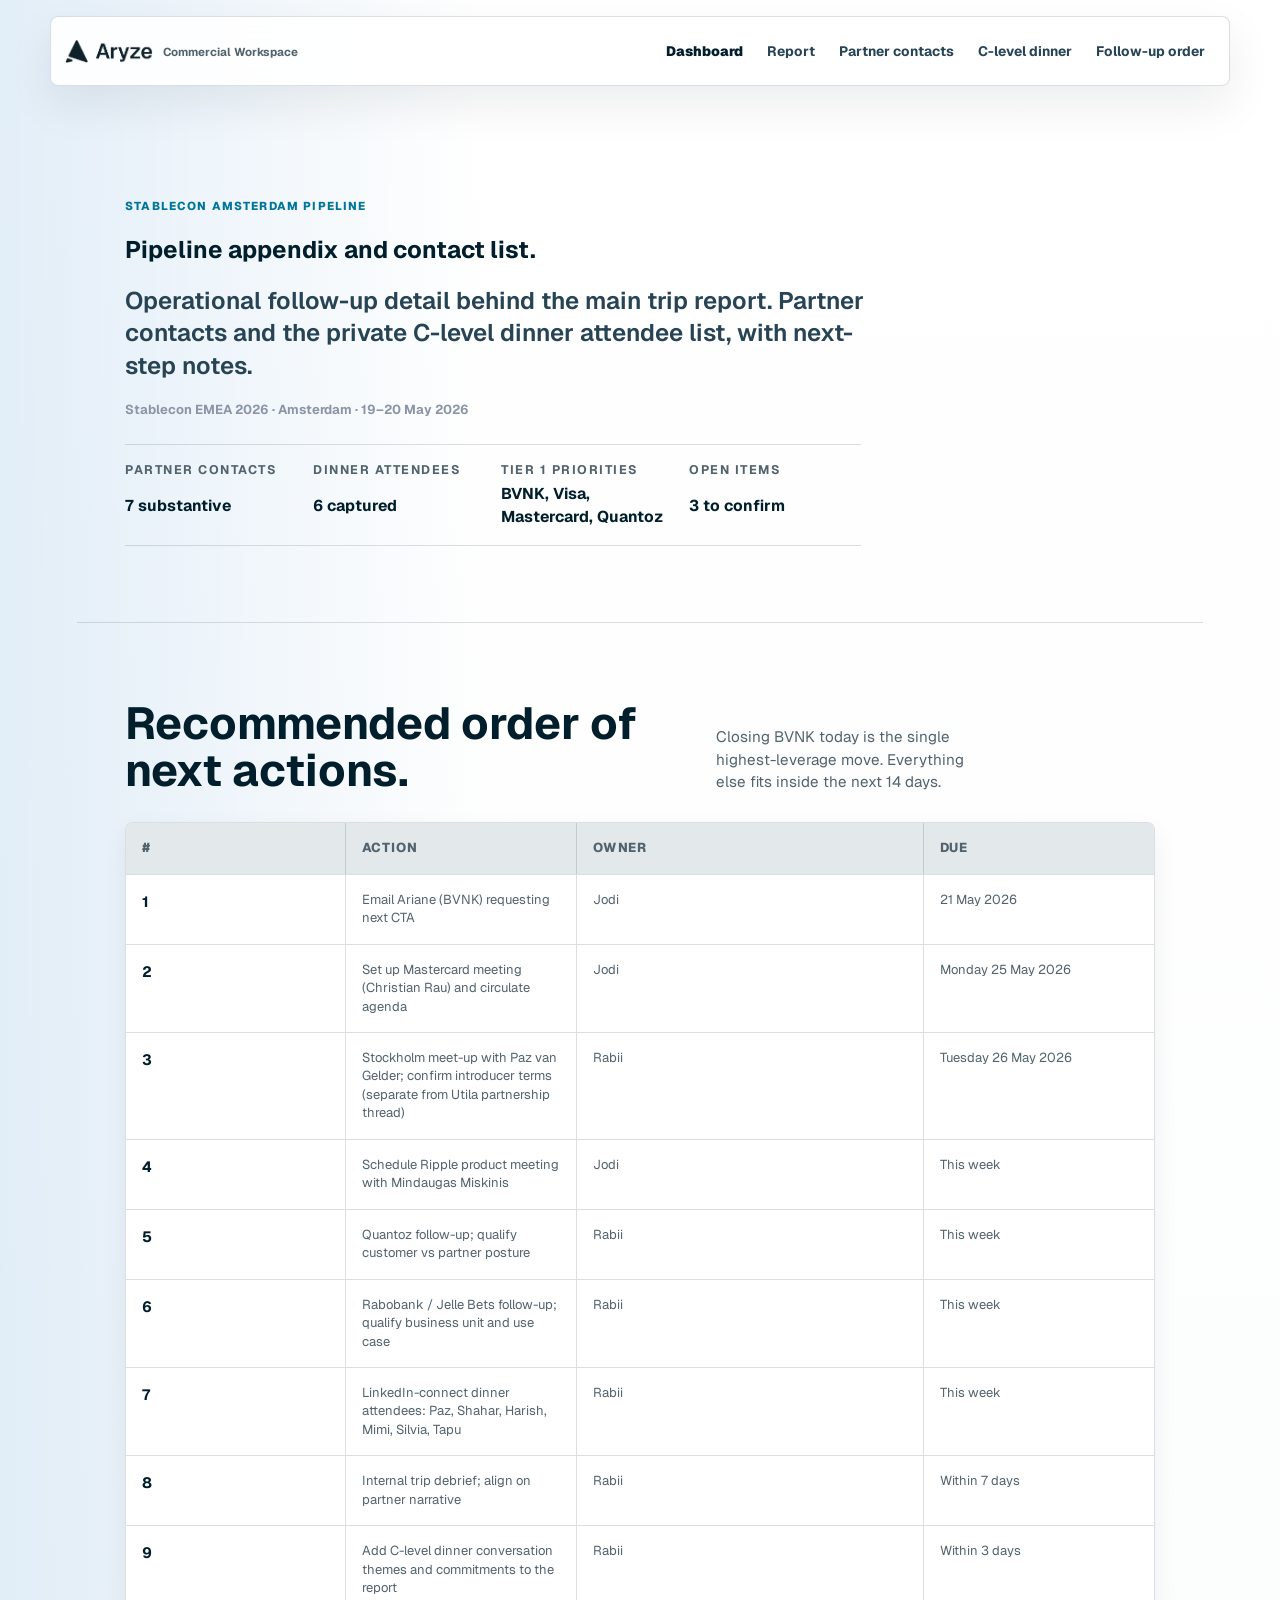
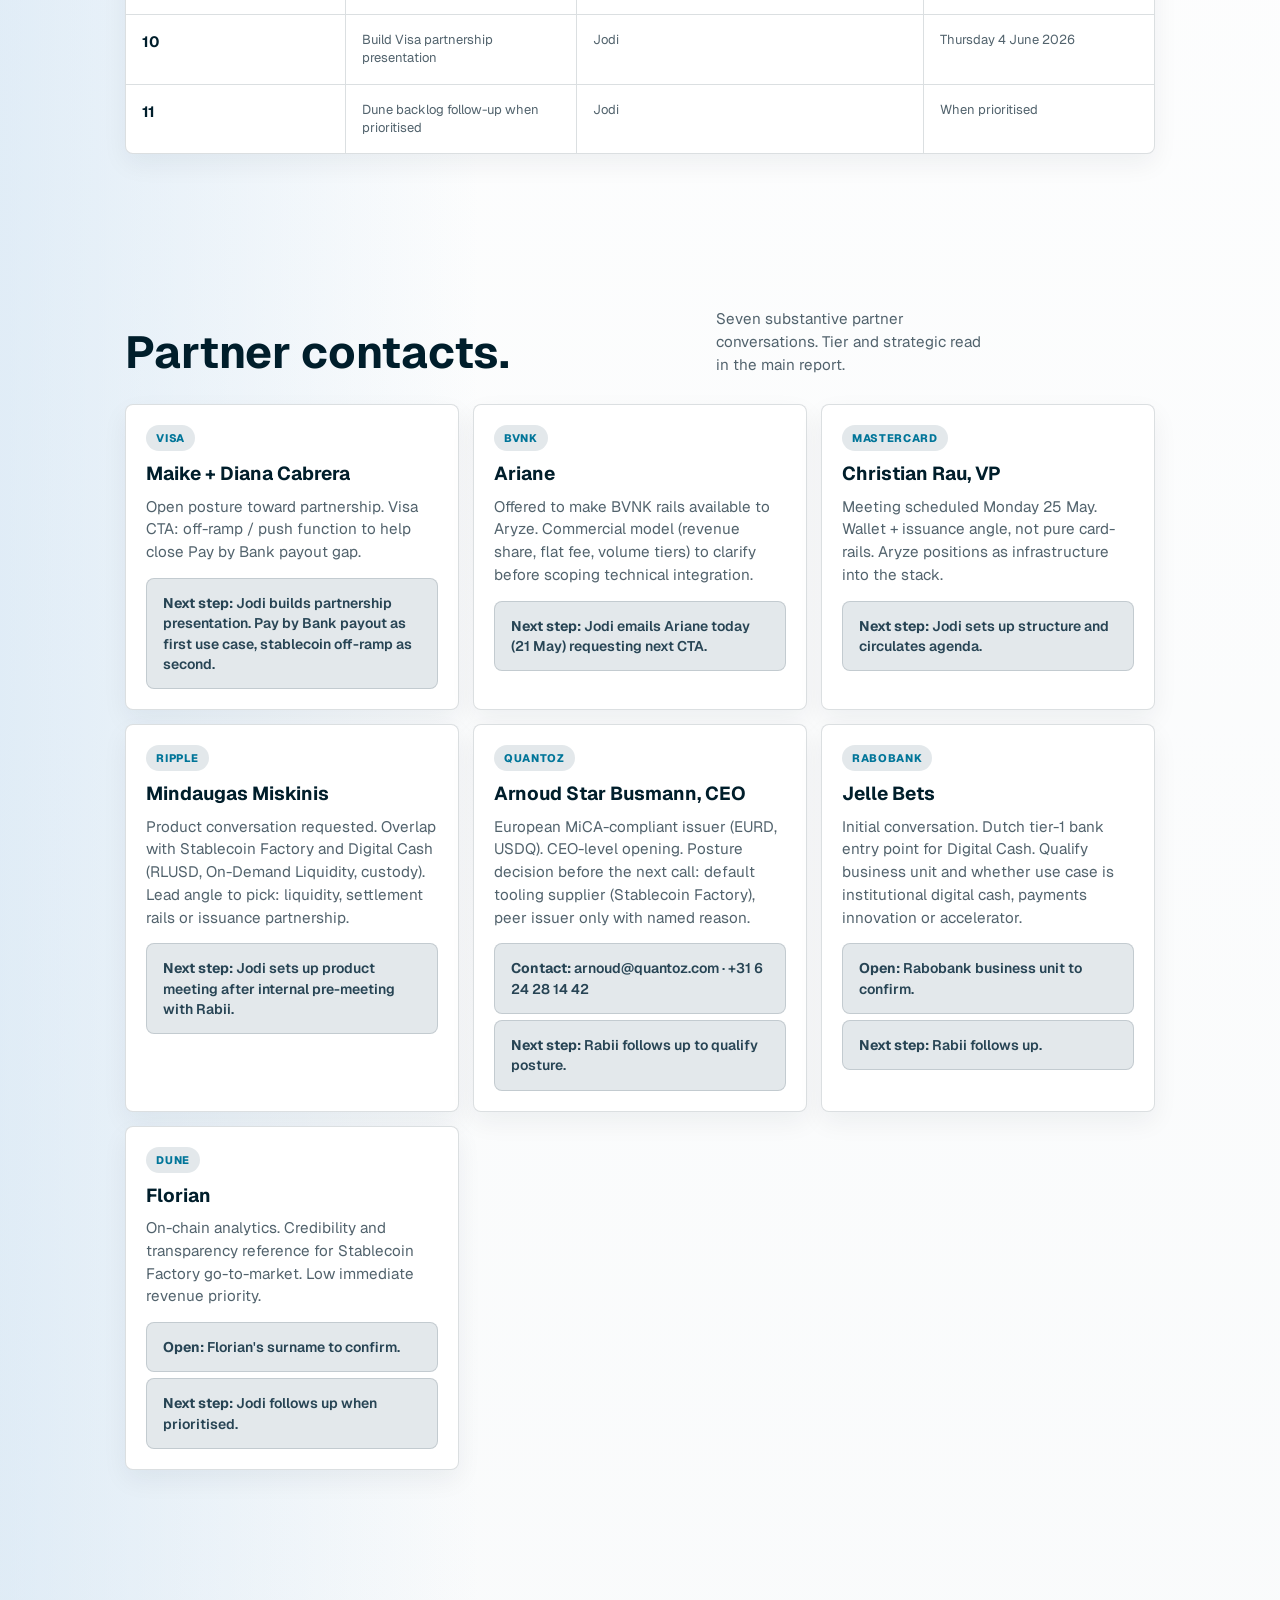
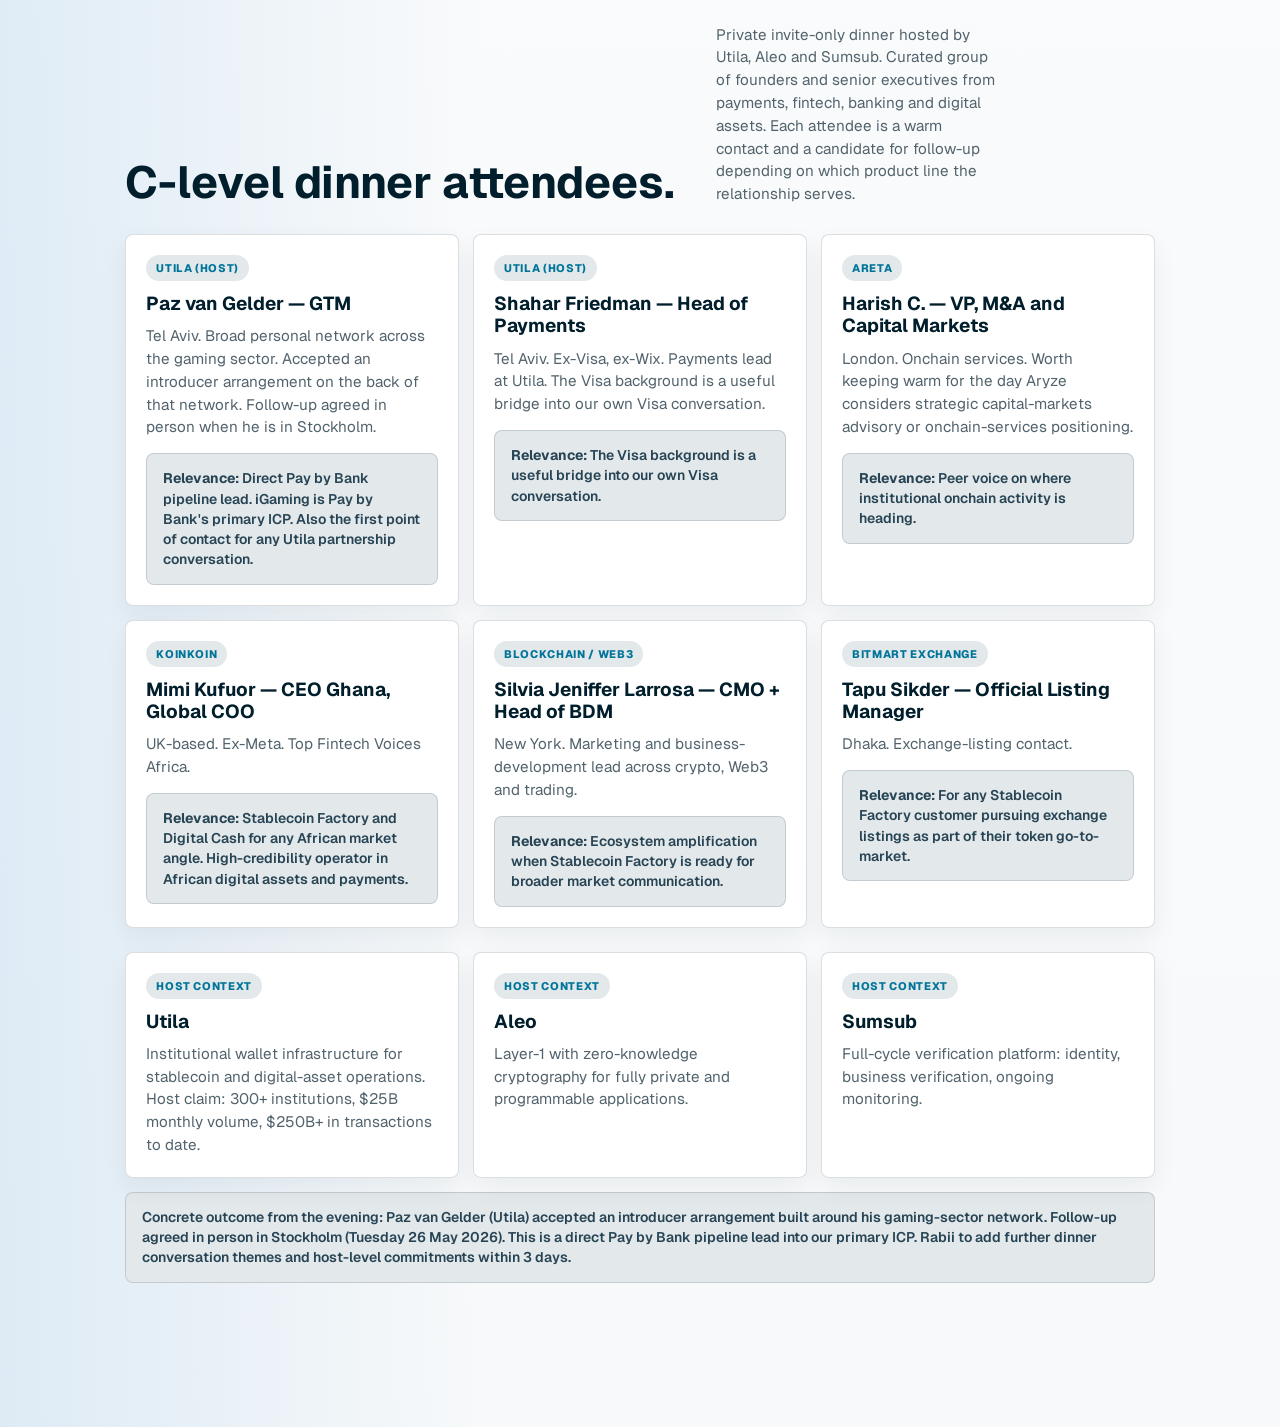
<file: reports/stablecon-amsterdam-report/pipeline.html>
<!doctype html>
<html lang="en">
<head>
  <meta charset="utf-8">
  <meta name="viewport" content="width=device-width, initial-scale=1">
  <title>Stablecon Amsterdam Pipeline | Aryze</title>
  <meta name="description" content="Stablecon EMEA 2026 Amsterdam pipeline appendix. Partner contacts and the private C-level dinner attendee list.">
  <link rel="preconnect" href="https://fonts.googleapis.com">
  <link rel="preconnect" href="https://fonts.gstatic.com" crossorigin>
  <link href="https://fonts.googleapis.com/css2?family=Geist:wght@400;500;700;800&display=swap" rel="stylesheet">
  <link rel="stylesheet" href="../../styles.css">
</head>
<body>
  <header class="topbar">
    <a class="brand" href="../../index.html#dashboard" aria-label="Aryze Commercial Workspace"><img class="brand-logo" src="../../assets/aryze-logo-wordmark.png" alt="Aryze"><span><small>Commercial Workspace</small></span></a>
    <nav class="nav">
      <a href="../../index.html#dashboard">Dashboard</a>
      <a href="index.html">Report</a>
      <a href="#partners">Partner contacts</a>
      <a href="#dinner">C-level dinner</a>
      <a href="#followup">Follow-up order</a>
    </nav>
  </header>

  <main>

    <section class="section cover">
      <div class="section-inner">
        <div class="cover-top">
          <div>
            <p class="eyebrow">Stablecon Amsterdam pipeline</p>
            <h1>Pipeline appendix and contact list.</h1>
            <p class="subtitle">Operational follow-up detail behind the <a href="index.html">main trip report</a>. Partner contacts and the private C-level dinner attendee list, with next-step notes.</p>
            <p class="meta">Stablecon EMEA 2026 &middot; Amsterdam &middot; 19&ndash;20 May 2026</p>
          </div>
        </div>
        <div class="brief-strip" aria-label="Pipeline summary">
          <article><span>Partner contacts</span><strong>7 substantive</strong></article>
          <article><span>Dinner attendees</span><strong>6 captured</strong></article>
          <article><span>Tier 1 priorities</span><strong>BVNK, Visa, Mastercard, Quantoz</strong></article>
          <article><span>Open items</span><strong>3 to confirm</strong></article>
        </div>
      </div>
    </section>

    <section class="section" id="followup">
      <div class="section-inner">
        <div class="section-title"><h2>Recommended order of next actions.</h2><p>Closing BVNK today is the single highest-leverage move. Everything else fits inside the next 14 days.</p></div>

        <div class="matrix">
          <div class="row header"><div class="cell">#</div><div class="cell">Action</div><div class="cell">Owner</div><div class="cell">Due</div></div>
          <div class="row"><div class="cell"><strong>1</strong></div><div class="cell">Email Ariane (BVNK) requesting next CTA</div><div class="cell">Jodi</div><div class="cell">21 May 2026</div></div>
          <div class="row"><div class="cell"><strong>2</strong></div><div class="cell">Set up Mastercard meeting (Christian Rau) and circulate agenda</div><div class="cell">Jodi</div><div class="cell">Monday 25 May 2026</div></div>
          <div class="row"><div class="cell"><strong>3</strong></div><div class="cell">Stockholm meet-up with Paz van Gelder; confirm introducer terms (separate from Utila partnership thread)</div><div class="cell">Rabii</div><div class="cell">Tuesday 26 May 2026</div></div>
          <div class="row"><div class="cell"><strong>4</strong></div><div class="cell">Schedule Ripple product meeting with Mindaugas Miskinis</div><div class="cell">Jodi</div><div class="cell">This week</div></div>
          <div class="row"><div class="cell"><strong>5</strong></div><div class="cell">Quantoz follow-up; qualify customer vs partner posture</div><div class="cell">Rabii</div><div class="cell">This week</div></div>
          <div class="row"><div class="cell"><strong>6</strong></div><div class="cell">Rabobank / Jelle Bets follow-up; qualify business unit and use case</div><div class="cell">Rabii</div><div class="cell">This week</div></div>
          <div class="row"><div class="cell"><strong>7</strong></div><div class="cell">LinkedIn-connect dinner attendees: Paz, Shahar, Harish, Mimi, Silvia, Tapu</div><div class="cell">Rabii</div><div class="cell">This week</div></div>
          <div class="row"><div class="cell"><strong>8</strong></div><div class="cell">Internal trip debrief; align on partner narrative</div><div class="cell">Rabii</div><div class="cell">Within 7 days</div></div>
          <div class="row"><div class="cell"><strong>9</strong></div><div class="cell">Add C-level dinner conversation themes and commitments to the report</div><div class="cell">Rabii</div><div class="cell">Within 3 days</div></div>
          <div class="row"><div class="cell"><strong>10</strong></div><div class="cell">Build Visa partnership presentation</div><div class="cell">Jodi</div><div class="cell">Thursday 4 June 2026</div></div>
          <div class="row"><div class="cell"><strong>11</strong></div><div class="cell">Dune backlog follow-up when prioritised</div><div class="cell">Jodi</div><div class="cell">When prioritised</div></div>
        </div>
      </div>
    </section>

    <section class="section" id="partners">
      <div class="section-inner">
        <div class="section-title"><h2>Partner contacts.</h2><p>Seven substantive partner conversations. Tier and strategic read in the <a href="index.html">main report</a>.</p></div>

        <div class="cards-3">
          <article class="card">
            <span>Visa</span>
            <h3>Maike + Diana Cabrera</h3>
            <p>Open posture toward partnership. Visa CTA: off-ramp / push function to help close Pay by Bank payout gap.</p>
            <p class="note" style="margin-top:14px"><strong>Next step:</strong> Jodi builds partnership presentation. Pay by Bank payout as first use case, stablecoin off-ramp as second.</p>
          </article>
          <article class="card">
            <span>BVNK</span>
            <h3>Ariane</h3>
            <p>Offered to make BVNK rails available to Aryze. Commercial model (revenue share, flat fee, volume tiers) to clarify before scoping technical integration.</p>
            <p class="note" style="margin-top:14px"><strong>Next step:</strong> Jodi emails Ariane today (21 May) requesting next CTA.</p>
          </article>
          <article class="card">
            <span>Mastercard</span>
            <h3>Christian Rau, VP</h3>
            <p>Meeting scheduled Monday 25 May. Wallet + issuance angle, not pure card-rails. Aryze positions as infrastructure into the stack.</p>
            <p class="note" style="margin-top:14px"><strong>Next step:</strong> Jodi sets up structure and circulates agenda.</p>
          </article>
        </div>
        <div class="cards-3" style="margin-top:14px">
          <article class="card">
            <span>Ripple</span>
            <h3>Mindaugas Miskinis</h3>
            <p>Product conversation requested. Overlap with Stablecoin Factory and Digital Cash (RLUSD, On-Demand Liquidity, custody). Lead angle to pick: liquidity, settlement rails or issuance partnership.</p>
            <p class="note" style="margin-top:14px"><strong>Next step:</strong> Jodi sets up product meeting after internal pre-meeting with Rabii.</p>
          </article>
          <article class="card">
            <span>Quantoz</span>
            <h3>Arnoud Star Busmann, CEO</h3>
            <p>European MiCA-compliant issuer (EURD, USDQ). CEO-level opening. Posture decision before the next call: default tooling supplier (Stablecoin Factory), peer issuer only with named reason.</p>
            <p class="note" style="margin-top:14px"><strong>Contact:</strong> arnoud@quantoz.com &middot; +31 6 24 28 14 42</p>
            <p class="note" style="margin-top:6px"><strong>Next step:</strong> Rabii follows up to qualify posture.</p>
          </article>
          <article class="card">
            <span>Rabobank</span>
            <h3>Jelle Bets</h3>
            <p>Initial conversation. Dutch tier-1 bank entry point for Digital Cash. Qualify business unit and whether use case is institutional digital cash, payments innovation or accelerator.</p>
            <p class="note" style="margin-top:14px"><strong>Open:</strong> Rabobank business unit to confirm.</p>
            <p class="note" style="margin-top:6px"><strong>Next step:</strong> Rabii follows up.</p>
          </article>
        </div>
        <div class="cards-3" style="margin-top:14px">
          <article class="card">
            <span>Dune</span>
            <h3>Florian</h3>
            <p>On-chain analytics. Credibility and transparency reference for Stablecoin Factory go-to-market. Low immediate revenue priority.</p>
            <p class="note" style="margin-top:14px"><strong>Open:</strong> Florian's surname to confirm.</p>
            <p class="note" style="margin-top:6px"><strong>Next step:</strong> Jodi follows up when prioritised.</p>
          </article>
        </div>
      </div>
    </section>

    <section class="section" id="dinner">
      <div class="section-inner">
        <div class="section-title"><h2>C-level dinner attendees.</h2><p>Private invite-only dinner hosted by Utila, Aleo and Sumsub. Curated group of founders and senior executives from payments, fintech, banking and digital assets. Each attendee is a warm contact and a candidate for follow-up depending on which product line the relationship serves.</p></div>

        <div class="cards-3">
          <article class="card" style="--accent:var(--blue)">
            <span>Utila (host)</span>
            <h3>Paz van Gelder &mdash; GTM</h3>
            <p>Tel Aviv. Broad personal network across the gaming sector. Accepted an introducer arrangement on the back of that network. Follow-up agreed in person when he is in Stockholm.</p>
            <p class="note" style="margin-top:14px"><strong>Relevance:</strong> Direct Pay by Bank pipeline lead. iGaming is Pay by Bank's primary ICP. Also the first point of contact for any Utila partnership conversation.</p>
          </article>
          <article class="card" style="--accent:var(--blue)">
            <span>Utila (host)</span>
            <h3>Shahar Friedman &mdash; Head of Payments</h3>
            <p>Tel Aviv. Ex-Visa, ex-Wix. Payments lead at Utila. The Visa background is a useful bridge into our own Visa conversation.</p>
            <p class="note" style="margin-top:14px"><strong>Relevance:</strong> The Visa background is a useful bridge into our own Visa conversation.</p>
          </article>
          <article class="card" style="--accent:var(--gold)">
            <span>Areta</span>
            <h3>Harish C. &mdash; VP, M&amp;A and Capital Markets</h3>
            <p>London. Onchain services. Worth keeping warm for the day Aryze considers strategic capital-markets advisory or onchain-services positioning.</p>
            <p class="note" style="margin-top:14px"><strong>Relevance:</strong> Peer voice on where institutional onchain activity is heading.</p>
          </article>
        </div>
        <div class="cards-3" style="margin-top:14px">
          <article class="card" style="--accent:var(--teal)">
            <span>KoinKoin</span>
            <h3>Mimi Kufuor &mdash; CEO Ghana, Global COO</h3>
            <p>UK-based. Ex-Meta. Top Fintech Voices Africa.</p>
            <p class="note" style="margin-top:14px"><strong>Relevance:</strong> Stablecoin Factory and Digital Cash for any African market angle. High-credibility operator in African digital assets and payments.</p>
          </article>
          <article class="card" style="--accent:var(--teal)">
            <span>Blockchain / Web3</span>
            <h3>Silvia Jeniffer Larrosa &mdash; CMO + Head of BDM</h3>
            <p>New York. Marketing and business-development lead across crypto, Web3 and trading.</p>
            <p class="note" style="margin-top:14px"><strong>Relevance:</strong> Ecosystem amplification when Stablecoin Factory is ready for broader market communication.</p>
          </article>
          <article class="card" style="--accent:var(--teal)">
            <span>BitMart Exchange</span>
            <h3>Tapu Sikder &mdash; Official Listing Manager</h3>
            <p>Dhaka. Exchange-listing contact.</p>
            <p class="note" style="margin-top:14px"><strong>Relevance:</strong> For any Stablecoin Factory customer pursuing exchange listings as part of their token go-to-market.</p>
          </article>
        </div>

        <div class="cards-3" style="margin-top:24px">
          <article class="card">
            <span>Host context</span>
            <h3>Utila</h3>
            <p>Institutional wallet infrastructure for stablecoin and digital-asset operations. Host claim: 300+ institutions, $25B monthly volume, $250B+ in transactions to date.</p>
          </article>
          <article class="card">
            <span>Host context</span>
            <h3>Aleo</h3>
            <p>Layer-1 with zero-knowledge cryptography for fully private and programmable applications.</p>
          </article>
          <article class="card">
            <span>Host context</span>
            <h3>Sumsub</h3>
            <p>Full-cycle verification platform: identity, business verification, ongoing monitoring.</p>
          </article>
        </div>

        <p class="note">Concrete outcome from the evening: Paz van Gelder (Utila) accepted an introducer arrangement built around his gaming-sector network. Follow-up agreed in person in Stockholm (Tuesday 26 May 2026). This is a direct Pay by Bank pipeline lead into our primary ICP. Rabii to add further dinner conversation themes and host-level commitments within 3 days.</p>
      </div>
    </section>

  </main>
</body>
</html>
</file>
<file: styles.css>
/* ============================================================
   Aryze Commercial Operating Dashboard — Unified Design System
   Mobile-first. Single source of truth. Breakpoints: 680, 940, 1120, 1280.
   ============================================================ */

/* ---------- Design tokens ---------- */
:root {
  /* Surfaces */
  --bg: #f7f9fa;
  --page: #f7f9fa;
  --paper: #f7f9fa;
  --surface: #ffffff;
  --surface-soft: #e3e8eb;
  --surface-raised: #ffffff;
  --surface-blue: #bfd9ef;
  --surface-blue-soft: #dceff7;
  --panel: #ffffff;
  --soft: #e3e8eb;

  /* Ink */
  --ink: #001e2b;
  --ink-soft: #274454;
  --slate: #274454;
  --muted: #52636d;
  --quiet: #7a8992;

  /* Lines */
  --line: rgba(0, 30, 43, 0.14);
  --line-strong: rgba(0, 30, 43, 0.24);

  /* Brand */
  --navy: #001e2b;
  --accent: #007599;
  --accent-dark: #006282;
  --teal: #007599;
  --blue: #007599;
  --gold: #bfd9ef;
  --yellow: #bfd9ef;
  --green: #6fcf97;
  --red: #c24132;

  /* Shadows */
  --shadow: 0 18px 46px rgba(0, 30, 43, 0.08);
  --shadow-soft: 0 10px 26px rgba(0, 30, 43, 0.06);
  --shadow-strong: 0 28px 80px rgba(0, 30, 43, 0.14);

  /* Radii */
  --radius: 8px;
  --radius-md: 8px;
  --radius-lg: 10px;
  --radius-xl: 14px;

  /* Layout */
  --sidebar: 252px;
  --max-width: 1220px;
}

/* ---------- Reset & base ---------- */
*, *::before, *::after {
  box-sizing: border-box;
}

[hidden] {
  display: none !important;
}

html {
  scroll-behavior: smooth;
  scroll-padding-top: 104px;
}

body {
  margin: 0;
  min-height: 100vh;
  overflow-x: hidden;
  color: var(--ink);
  background:
    linear-gradient(90deg, rgba(191, 217, 239, 0.45), transparent 30rem),
    linear-gradient(180deg, #ffffff 0%, var(--bg) 100%);
  font-family: Geist, Inter, ui-sans-serif, system-ui, -apple-system, BlinkMacSystemFont, "Segoe UI", "Space Grotesk", sans-serif;
  letter-spacing: 0;
  -webkit-font-smoothing: antialiased;
}

a, button, input, select, textarea {
  -webkit-tap-highlight-color: transparent;
}

a {
  color: inherit;
  text-decoration: none;
}

button, input, select, textarea {
  font: inherit;
}

h1, h2, h3, p {
  overflow-wrap: anywhere;
}

img {
  max-width: 100%;
  height: auto;
}

/* ---------- Brand identity ---------- */
.brand {
  display: inline-flex;
  align-items: center;
  gap: 10px;
  color: var(--ink);
  font-weight: 760;
  text-decoration: none;
  white-space: nowrap;
}

.brand-logo {
  display: block;
  width: 88px;
  height: auto;
  flex: 0 0 auto;
}

.brand-mark {
  display: inline-flex;
  align-items: center;
  width: 32px;
  height: 32px;
  flex: 0 0 auto;
  border-radius: 999px;
  background: var(--accent);
  box-shadow: 0 0 0 7px rgba(20, 45, 71, 0.08);
}

.brand-mark img {
  display: block;
  width: 112px;
  height: auto;
  border-radius: 0;
  background: transparent;
  box-shadow: none;
}

.brand strong,
.brand small {
  display: block;
}

.brand strong {
  font-size: 1rem;
  line-height: 1;
}

.brand small {
  margin-top: 2px;
  color: var(--muted);
  font-size: 0.72rem;
  font-weight: 700;
}

/* ---------- Typography helpers ---------- */
.eyebrow,
.snapshot-head span,
.snapshot-grid > span,
.focus-grid > span,
.card-topline,
.card-facts dt,
.plan-hero-panel > span,
.plan-card-list > article > span,
.channel-grid > article > span,
.timeline-board > article > span,
.plan-metrics > article > span,
.section-label {
  color: var(--muted);
  font-size: 0.72rem;
  font-weight: 800;
  letter-spacing: 0.1em;
  text-transform: uppercase;
}

.eyebrow {
  margin: 0 0 10px;
  color: var(--accent);
}

.section-label {
  margin: 0;
  color: var(--quiet);
  text-transform: none;
  letter-spacing: 0;
  font-size: 0.82rem;
  font-weight: 600;
}

.subtitle {
  max-width: 760px;
  margin: 18px 0 0;
  color: var(--slate);
  font-size: clamp(18px, 2.1vw, 24px);
  line-height: 1.35;
  font-weight: 620;
}

.meta {
  margin: 18px 0 0;
  color: #8b95a7;
  font-size: 13px;
  font-weight: 680;
}

.copy {
  max-width: 930px;
  margin: 30px 0 0;
  color: var(--slate);
  font-size: 17px;
  line-height: 1.55;
}

.body-copy {
  margin: 14px 0 0;
  color: var(--muted);
  font-size: 1.04rem;
  line-height: 1.6;
}

/* ---------- App shell (index dashboard with sidebar) ---------- */
.app-shell {
  position: relative;
  display: grid;
  grid-template-columns: var(--sidebar) minmax(0, 1fr);
  min-height: 100vh;
}

.sidebar {
  position: sticky;
  top: 0;
  height: 100vh;
  display: flex;
  flex-direction: column;
  gap: 24px;
  padding: 22px;
  border-right: 1px solid var(--line);
  background: rgba(255, 255, 255, 0.78);
  backdrop-filter: blur(18px);
}

.sidebar .brand {
  padding-bottom: 20px;
  border-bottom: 1px solid var(--line);
}

.side-nav {
  display: grid;
  gap: 4px;
}

.side-nav a,
.admin-button {
  min-height: 44px;
  display: flex;
  align-items: center;
  width: 100%;
  padding: 0 12px;
  border: 0;
  border-radius: var(--radius);
  color: var(--ink-soft);
  background: transparent;
  font-size: 0.92rem;
  font-weight: 800;
  cursor: pointer;
}

.side-nav a:hover,
.side-nav a.is-active,
.admin-button:hover,
.admin-button.is-active {
  color: var(--ink);
  background: rgba(0, 117, 153, 0.08);
}

main {
  width: min(100%, 1260px);
  margin: 0 auto;
  padding: 34px clamp(16px, 4vw, 52px) 68px;
}

/* ---------- Top bars (alle pages der ikke har sidebar) ---------- */
.topbar,
.plan-topbar,
.site-header {
  position: sticky;
  top: 0;
  z-index: 20;
  width: min(1180px, calc(100% - 32px));
  display: flex;
  align-items: center;
  justify-content: space-between;
  gap: 18px;
  margin: 16px auto 0;
  padding: 12px 14px;
  border: 1px solid var(--line);
  border-radius: var(--radius);
  background: rgba(255, 255, 255, 0.88);
  backdrop-filter: blur(16px);
  box-shadow: var(--shadow);
}

.plan-topbar .brand {
  padding-bottom: 0;
  border-bottom: 0;
}

.nav,
.plan-nav,
.topnav,
.report-nav {
  display: flex;
  flex-wrap: wrap;
  justify-content: flex-end;
  gap: 4px;
  color: var(--muted);
  font-size: 13px;
  font-weight: 700;
}

.nav a,
.plan-nav a,
.topnav a,
.back-link {
  min-height: 44px;
  display: inline-flex;
  align-items: center;
  padding: 0 10px;
  border-radius: var(--radius);
  color: var(--ink-soft);
  font-size: 0.86rem;
  font-weight: 700;
  text-decoration: none;
}

.nav a:hover,
.plan-nav a:hover,
.topnav a:hover,
.back-link:hover {
  color: var(--ink);
  background: rgba(0, 117, 153, 0.08);
}

.nav a[href*="dashboard"],
.plan-nav a[href*="dashboard"],
.topnav a[href*="dashboard"],
.back-link[href*="dashboard"] {
  color: var(--ink);
  font-weight: 900;
}

.back-link {
  padding: 10px 12px;
  border: 1px solid var(--line);
  background: var(--surface);
}

.topbar-badge {
  padding: 0.55rem 0.9rem;
  border-radius: var(--radius);
  background: rgba(0, 30, 43, 0.06);
  color: var(--muted);
  font-size: 0.88rem;
  white-space: nowrap;
}

/* ---------- Site shells (reports, plans) ---------- */
.site-shell,
.report-shell,
.sandbox-shell {
  position: relative;
}

.page-shell {
  padding: 18px 0 56px;
}

.report-shell {
  background:
    linear-gradient(90deg, rgba(111, 207, 151, 0.035) 1px, transparent 1px),
    linear-gradient(180deg, rgba(0, 117, 153, 0.035) 1px, transparent 1px);
  background-size: 44px 44px;
}

.content-wrap {
  width: min(1060px, calc(100vw - 32px));
  margin: 26px auto 0;
  display: grid;
  gap: 30px;
}

.report-wrap {
  width: min(1180px, calc(100vw - 32px));
  gap: 18px;
}

.compact-home {
  gap: 18px;
}

/* ---------- Plan shell ---------- */
.plan-page {
  background:
    linear-gradient(90deg, rgba(191, 217, 239, 0.45), transparent 32rem),
    linear-gradient(180deg, #ffffff 0%, var(--bg) 100%);
}

.plan-shell {
  width: min(1180px, calc(100% - 32px));
  margin: 0 auto;
  padding: 42px 0 72px;
}

/* ---------- Sections ---------- */
.section {
  scroll-margin-top: 104px;
  width: min(calc(100% - 2rem), var(--max-width));
  margin: 0 auto;
  padding: clamp(46px, 6vw, 84px) clamp(16px, 4vw, 48px);
}

.section-inner {
  width: min(1160px, 100%);
  margin: 0 auto;
}

.section-block {
  padding: 34px 0;
}

.section-heading {
  max-width: 58rem;
  margin-bottom: 2rem;
}

.section-heading h2 {
  margin: 0;
  font-size: clamp(1.8rem, 4vw, 2.65rem);
  line-height: 1.04;
  letter-spacing: 0;
}

.section-text,
.section-copy p {
  margin: 1rem 0 0;
  color: var(--ink-soft);
  line-height: 1.7;
  max-width: 720px;
}

.section-copy.compact {
  margin-bottom: 18px;
}

.section-head {
  margin-bottom: 16px;
}

.section-head h2,
.section-copy h2 {
  margin: 0;
  font-size: clamp(1.45rem, 2.4vw, 2.2rem);
  line-height: 1.08;
}

.section-title {
  display: grid;
  grid-template-columns: minmax(0, .78fr) minmax(280px, .22fr);
  gap: 30px;
  align-items: end;
  margin-bottom: 28px;
}

.section-intro {
  display: grid;
  gap: 6px;
  margin-bottom: 20px;
  max-width: 720px;
}

.section-intro h2 {
  margin: 0;
  color: var(--ink);
  font-size: clamp(1.7rem, 3.6vw, 2.1rem);
  line-height: 1.08;
}

.section-button {
  width: fit-content;
  margin-top: 10px;
}

.compact-section-intro {
  max-width: 760px;
}

/* ---------- Workspace section (index dashboard cards) ---------- */
.workspace-section {
  scroll-margin-top: 104px;
  margin-top: 34px;
  padding-top: 22px;
  border-top: 1px solid var(--line);
}

.workspace-groups {
  display: grid;
  gap: 30px;
}

.workspace-group {
  display: grid;
  gap: 12px;
}

.workspace-group.is-hidden {
  display: none;
}

.workspace-group-head {
  display: flex;
  align-items: center;
  justify-content: space-between;
  gap: 16px;
}

.workspace-group-head h3 {
  margin: 0;
  font-size: 1.05rem;
}

.workspace-group-head span {
  min-width: 30px;
  min-height: 30px;
  display: inline-grid;
  place-items: center;
  border: 1px solid var(--line);
  border-radius: 999px;
  color: var(--muted);
  background: rgba(255, 255, 255, 0.68);
  font-size: 0.78rem;
  font-weight: 800;
}

.workspace-grid {
  display: grid;
  grid-template-columns: repeat(auto-fit, minmax(min(100%, 300px), 1fr));
  gap: 14px;
}

.compact-grid {
  grid-template-columns: repeat(auto-fit, minmax(min(100%, 320px), 1fr));
}

.workspace-card {
  min-height: 344px;
  display: flex;
  flex-direction: column;
  padding: 18px;
  border: 1px solid var(--line);
  border-radius: var(--radius);
  background: rgba(255, 255, 255, 0.84);
  box-shadow: var(--shadow-soft);
}

.workspace-card.is-hidden {
  display: none;
}

.workspace-card h3 {
  margin: 0;
  font-size: 1.35rem;
  line-height: 1.12;
}

.workspace-card p {
  margin: 12px 0 0;
  color: var(--ink-soft);
  font-size: 0.95rem;
  line-height: 1.55;
}

.card-topline {
  display: flex;
  align-items: center;
  justify-content: space-between;
  gap: 12px;
  margin-bottom: 18px;
}

.status-pill {
  min-height: 26px;
  display: inline-flex;
  align-items: center;
  padding: 0 10px;
  border-radius: 999px;
  color: var(--ink);
  background: rgba(0, 117, 153, 0.08);
  font-size: 0.72rem;
  font-weight: 800;
  letter-spacing: 0.08em;
  text-transform: uppercase;
}

.card-facts {
  display: grid;
  grid-template-columns: repeat(2, minmax(0, 1fr));
  gap: 10px;
  margin: auto 0 0;
  padding-top: 22px;
}

.card-facts div {
  padding-top: 12px;
  border-top: 1px solid var(--line);
}

.card-facts dd {
  margin: 5px 0 0;
  color: var(--ink);
  font-size: 0.84rem;
  font-weight: 700;
  line-height: 1.25;
}

.card-actions {
  display: flex;
  flex-wrap: wrap;
  gap: 10px;
}

.workspace-card .card-actions {
  margin-top: 18px;
}

/* ---------- Hero (index dashboard) ---------- */
.hero {
  scroll-margin-top: 104px;
  display: grid;
  grid-template-columns: minmax(0, 0.92fr) minmax(390px, 0.62fr);
  gap: 28px;
  align-items: center;
  padding: 42px 0 22px;
}

.app-shell .hero h1,
.plan-hero h1 {
  margin: 0;
  font-size: clamp(2.1rem, 3.55vw, 3.75rem);
  line-height: 1;
}

.hero p,
.plan-hero p,
.section-head p,
.section-copy p {
  color: var(--ink-soft);
  line-height: 1.58;
}

.hero p {
  max-width: 600px;
  margin: 16px 0 0;
  font-size: 1rem;
}

/* Section-style hero (April + others) */
.hero.section,
.section.cover {
  display: grid;
  gap: 28px;
  align-items: flex-start;
}

.cover {
  border-bottom: 1px solid var(--line);
}

.cover-top {
  display: grid;
  grid-template-columns: minmax(0, 1fr) auto;
  gap: 28px;
  align-items: end;
}

.hero-copy {
  flex: 1 1 0;
  min-width: 0;
  max-width: 610px;
  margin: 14px 0 0;
  color: var(--muted);
  font-size: 1.08rem;
  line-height: 1.55;
}

.hero h1 {
  max-width: 850px;
  margin: 0;
  font-size: clamp(2.2rem, 6.2vw, 4.5rem);
  line-height: 1;
  letter-spacing: 0;
  font-weight: 700;
}

.hero-lead {
  margin: 1.4rem 0 0;
  max-width: 46rem;
  font-size: 1.18rem;
  line-height: 1.55;
  color: var(--ink);
}

.hero-text {
  margin: 1.2rem 0 0;
  max-width: 42rem;
  font-size: 1.02rem;
  line-height: 1.7;
  color: var(--ink-soft);
}

.hero-actions {
  display: flex;
  flex-wrap: wrap;
  gap: 1rem;
  margin-top: 1.75rem;
}

.hero-panel {
  flex: 0 0 32rem;
  padding: 1.25rem;
  border: 1px solid var(--line);
  border-radius: var(--radius-lg);
  background: linear-gradient(180deg, rgba(255, 255, 255, 0.8), rgba(255, 255, 255, 0.94));
  box-shadow: var(--shadow);
}

.hero-panel-header {
  display: flex;
  align-items: center;
  justify-content: space-between;
  gap: 1rem;
  margin-bottom: 1rem;
}

.panel-label,
.panel-period,
.status-kicker,
.motion-kicker {
  font-size: 0.78rem;
  letter-spacing: 0.14em;
  text-transform: uppercase;
  font-weight: 700;
  color: var(--muted);
}

.hero-strip {
  display: grid;
  grid-template-columns: repeat(3, minmax(0, 1fr));
  gap: 0.9rem;
  margin-top: 1rem;
}

.hero-strip article {
  padding: 1rem;
  border-radius: var(--radius);
  background: rgba(255, 255, 255, 0.68);
  border: 1px solid rgba(0, 30, 43, 0.08);
}

.hero-strip strong {
  display: block;
  margin-bottom: 0.35rem;
  font-size: 1.05rem;
}

.hero-strip span {
  display: block;
  color: var(--ink-soft);
  line-height: 1.55;
}

.hero-tag {
  display: inline-flex;
  align-items: center;
  padding: 6px 10px;
  border-radius: 999px;
  background: rgba(0, 117, 153, 0.08);
  color: var(--accent);
  font-size: 0.72rem;
  font-weight: 800;
  letter-spacing: 0.1em;
  text-transform: uppercase;
}

/* Brief-strip */
.brief-strip {
  display: grid;
  grid-template-columns: repeat(4, minmax(0, 1fr));
  gap: 1rem;
  max-width: 46rem;
  margin-top: 1.5rem;
  padding: 1rem 0;
  border-top: 1px solid var(--line);
  border-bottom: 1px solid var(--line);
}

.brief-strip article {
  display: grid;
  gap: 0.35rem;
}

.brief-strip span {
  color: var(--muted);
  font-size: 0.78rem;
  font-weight: 700;
  letter-spacing: 0.12em;
  text-transform: uppercase;
}

.brief-strip strong {
  color: var(--ink);
  font-size: 0.98rem;
  line-height: 1.45;
}

/* Plan hero */
.plan-hero {
  display: grid;
  grid-template-columns: minmax(0, 1fr) minmax(320px, 0.42fr);
  gap: 22px;
  align-items: end;
}

.plan-hero p {
  max-width: 720px;
  margin: 16px 0 0;
  font-size: 1.02rem;
}

.plan-hero-panel,
.plan-card-list article,
.channel-grid article,
.timeline-board article,
.budget-table,
.plan-metrics article {
  border: 1px solid var(--line);
  border-radius: var(--radius);
  background: rgba(255, 255, 255, 0.84);
  box-shadow: var(--shadow-soft);
}

.plan-hero-panel {
  display: grid;
  gap: 12px;
  padding: 20px;
}

.plan-hero-panel strong {
  font-size: 1.35rem;
  line-height: 1.12;
}

.plan-hero-panel p {
  margin: 0;
  font-size: 0.94rem;
}

.plan-metrics {
  display: grid;
  grid-template-columns: repeat(4, minmax(0, 1fr));
  gap: 12px;
  margin-top: 22px;
}

.plan-metrics article {
  min-height: 112px;
  display: grid;
  align-content: space-between;
  padding: 16px;
}

.plan-metrics strong {
  margin-top: 10px;
  font-size: 1.8rem;
  line-height: 1;
}

.plan-metrics small {
  color: var(--ink-soft);
  font-size: 0.84rem;
}

.plan-section {
  scroll-margin-top: 104px;
  margin-top: 42px;
  padding-top: 24px;
  border-top: 1px solid var(--line);
}

.two-column {
  display: grid;
  grid-template-columns: minmax(0, 0.72fr) minmax(320px, 0.58fr);
  gap: 22px;
  align-items: start;
}

.plan-card-list,
.timeline-board,
.budget-table {
  display: grid;
  gap: 12px;
}

.plan-card-list article,
.timeline-board article {
  padding: 18px;
}

.plan-card-list strong,
.timeline-board strong {
  display: block;
  margin-top: 10px;
  font-size: 1rem;
  line-height: 1.35;
}

.plan-card-list p,
.timeline-board p,
.channel-grid p {
  margin: 8px 0 0;
  color: var(--ink-soft);
  font-size: 0.92rem;
  line-height: 1.5;
}

.channel-grid {
  display: grid;
  grid-template-columns: repeat(4, minmax(0, 1fr));
  gap: 12px;
}

.channel-grid h3 {
  margin: 10px 0 0;
  font-size: 1.05rem;
  line-height: 1.2;
}

.channel-grid article {
  padding: 18px;
}

.timeline-board {
  grid-template-columns: repeat(3, minmax(0, 1fr));
}

.budget-table {
  padding: 10px;
}

.budget-table div {
  min-height: 52px;
  display: grid;
  grid-template-columns: minmax(0, 1fr) auto;
  gap: 12px;
  align-items: center;
  padding: 10px 12px;
  border: 1px solid var(--line);
  border-radius: var(--radius);
  background: var(--surface-soft);
}

.budget-table span {
  color: var(--ink-soft);
  font-size: 0.9rem;
}

.budget-table strong {
  font-size: 0.92rem;
  white-space: nowrap;
}

.lead-field-table strong {
  white-space: normal;
  text-align: right;
}

/* ---------- Buttons ---------- */
.button,
.doc-link {
  min-height: 44px;
  display: inline-flex;
  align-items: center;
  justify-content: center;
  padding: 0 16px;
  border: 1px solid var(--line);
  border-radius: var(--radius);
  font-size: 0.92rem;
  font-weight: 700;
  white-space: nowrap;
  text-decoration: none;
  cursor: pointer;
  background: var(--surface);
  color: var(--ink);
  transition: background-color 180ms ease, border-color 180ms ease, color 180ms ease, transform 180ms ease, box-shadow 180ms ease;
}

.button:hover,
.button:focus-visible,
.doc-link:hover {
  transform: translateY(-1px);
  box-shadow: 0 14px 30px rgba(0, 30, 43, 0.12);
}

.button.primary,
.button-primary,
.button-solid {
  color: white;
  border-color: var(--navy);
  background: var(--navy);
  box-shadow: 0 12px 22px rgba(20, 45, 71, 0.16);
}

.button.secondary,
.button-secondary,
.button-ghost {
  color: var(--ink);
  background: rgba(255, 255, 255, 0.92);
  border-color: var(--line);
}

.button-mint {
  border-color: #6fcf97;
  background: #d9f5ea;
  color: var(--navy);
}

.button.is-disabled {
  color: var(--muted);
  background: var(--surface-soft);
  cursor: not-allowed;
  opacity: 0.78;
}

.button-row {
  display: flex;
  flex-wrap: wrap;
  gap: 12px;
  margin-top: 24px;
}

/* ---------- Toolbar / filter ---------- */
.toolbar {
  display: grid;
  grid-template-columns: minmax(260px, 1fr) auto auto;
  gap: 14px;
  align-items: end;
  margin-top: 26px;
  padding: 14px;
  border: 1px solid var(--line);
  border-radius: var(--radius);
  background: rgba(255, 255, 255, 0.84);
  box-shadow: var(--shadow-soft);
}

.search-box {
  display: grid;
  gap: 7px;
}

.search-box span {
  color: var(--muted);
  font-size: 0.72rem;
  font-weight: 800;
}

.search-box input {
  width: 100%;
  min-height: 44px;
  padding: 0 12px;
  border: 1px solid var(--line-strong);
  border-radius: var(--radius);
  color: var(--ink);
  background: var(--surface);
  outline: none;
}

.search-box input:focus {
  border-color: rgba(0, 117, 153, 0.68);
  box-shadow: 0 0 0 4px rgba(0, 117, 153, 0.12);
}

.filter-group {
  display: flex;
  flex-wrap: wrap;
  gap: 7px;
}

.filter-button {
  min-height: 44px;
  padding: 0 14px;
  border: 1px solid var(--line);
  border-radius: var(--radius);
  color: var(--ink-soft);
  background: var(--surface-soft);
  cursor: pointer;
  font-size: 0.82rem;
  font-weight: 800;
}

.filter-button.is-active,
.filter-button:hover {
  color: white;
  border-color: var(--navy);
  background: var(--navy);
}

.result-count {
  min-height: 44px;
  display: inline-flex;
  align-items: center;
  justify-content: center;
  padding: 0 12px;
  border: 1px solid var(--line);
  border-radius: var(--radius);
  color: var(--muted);
  background: var(--surface-soft);
  font-size: 0.82rem;
  font-weight: 700;
}

/* ---------- Generic surfaces ---------- */
.snapshot-card,
.focus-grid article,
.card,
.panel,
.product,
.call,
.gate,
.role,
.appendix,
.content-card,
.section-grid > article {
  border: 1px solid var(--line);
  border-radius: var(--radius);
  background: var(--surface);
  box-shadow: var(--shadow-soft);
}

.snapshot-card {
  display: grid;
  gap: 14px;
  padding: 18px;
}

.snapshot-head {
  display: flex;
  align-items: center;
  justify-content: space-between;
  gap: 14px;
  padding-bottom: 12px;
  border-bottom: 1px solid var(--line);
}

.snapshot-head strong {
  font-size: 0.96rem;
}

.snapshot-grid {
  display: grid;
  grid-template-columns: repeat(3, minmax(0, 1fr));
  gap: 8px;
}

.snapshot-grid article {
  min-height: 86px;
  padding: 12px;
  border: 1px solid var(--line);
  border-radius: var(--radius);
  background: var(--surface-soft);
}

.snapshot-grid strong {
  display: block;
  margin-top: 8px;
  font-size: 1.55rem;
  line-height: 1;
}

.snapshot-grid small {
  display: block;
  margin-top: 6px;
  color: var(--ink-soft);
  font-size: 0.76rem;
  line-height: 1.25;
}

.management-focus {
  margin-top: 28px;
}

.focus-grid {
  display: grid;
  grid-template-columns: repeat(3, minmax(0, 1fr));
  gap: 14px;
}

.focus-grid article {
  min-height: 172px;
  padding: 18px;
}

.focus-grid h3 {
  margin: 12px 0 0;
  font-size: 1.08rem;
  line-height: 1.18;
}

.focus-grid p {
  margin: 10px 0 0;
  color: var(--ink-soft);
  font-size: 0.92rem;
  line-height: 1.5;
}

/* Card grids — generic */
.cards-3, .products, .calls, .followups, .readiness, .metrics {
  display: grid;
  gap: 14px;
}

.cards-3, .products {
  grid-template-columns: repeat(3, minmax(0, 1fr));
}

.calls {
  grid-template-columns: repeat(2, minmax(0, 1fr));
}

.followups, .readiness, .metrics {
  grid-template-columns: repeat(4, minmax(0, 1fr));
}

.card, .product, .call, .role, .appendix {
  padding: 20px;
}

.card span,
.label {
  display: inline-flex;
  margin-bottom: 12px;
  padding: 6px 10px;
  border-radius: 999px;
  background: var(--soft);
  color: var(--teal);
  font-size: 11px;
  font-weight: 800;
  letter-spacing: .06em;
  text-transform: uppercase;
}

h2 {
  max-width: 830px;
  margin: 0;
  font-size: clamp(1.7rem, 4vw, 2.8rem);
  line-height: 1.05;
}

h3 {
  margin: 0 0 10px;
  font-size: 1.18rem;
  line-height: 1.18;
}

p {
  margin: 0;
  color: var(--muted);
  font-size: 0.95rem;
  line-height: 1.5;
}

/* Comparison */
.comparison {
  display: grid;
  grid-template-columns: 1fr 1fr;
  overflow: hidden;
  border: 1px solid var(--line);
  border-radius: var(--radius);
  background: var(--surface);
  box-shadow: var(--shadow-soft);
}

.comparison > div {
  padding: 24px;
}

.comparison > div + div {
  border-left: 1px solid var(--line);
  background: #fbfcfd;
}

.mini-flow {
  display: flex;
  flex-wrap: wrap;
  gap: 8px;
  margin: 16px 0;
}

.mini-flow span {
  min-height: 32px;
  display: inline-flex;
  align-items: center;
  padding: 0 10px;
  border: 1px solid var(--line);
  border-radius: 999px;
  background: var(--panel);
  color: var(--slate);
  font-size: 12px;
  font-weight: 700;
}

/* Entry layout (monthly report template) */
.entry-layout {
  display: grid;
  grid-template-columns: minmax(0, 1fr) minmax(260px, .42fr);
  gap: 16px;
}

.entry-grid {
  display: grid;
  grid-template-columns: repeat(3, minmax(0, 1fr));
  gap: 14px;
}

.entry {
  min-height: 118px;
  padding: 20px;
  display: grid;
  gap: 8px;
  align-content: start;
  border: 1px solid var(--line);
  border-radius: var(--radius);
  background: rgba(255, 255, 255, 0.92);
  box-shadow: var(--shadow-soft);
}

.entry strong {
  color: var(--ink);
  font-size: 16px;
  line-height: 1.2;
}

.entry span {
  color: var(--muted);
  font-size: 13px;
  line-height: 1.42;
}

.entry-target {
  padding: 24px;
  display: grid;
  align-content: center;
  border: 1px solid rgba(255, 255, 255, .12);
  border-radius: var(--radius);
  background: var(--navy);
  color: #fff;
  box-shadow: var(--shadow-soft);
}

.entry-target .label {
  background: rgba(255, 255, 255, .12);
  color: #fff;
}

.entry-target p {
  color: rgba(255, 255, 255, .76);
}

/* ---------- Flow section (sales-onboarding) ---------- */
.flow-section {
  color: #fff;
  background: var(--navy);
}

.flow-section h2 {
  color: #fff;
}

.flow-section .section-title p {
  color: rgba(255, 255, 255, .72);
}

.flow-board {
  padding: clamp(18px, 3vw, 28px);
  border: 1px solid rgba(255, 255, 255, .18);
  border-radius: var(--radius);
  background: rgba(255, 255, 255, .055);
}

.flow-head {
  display: grid;
  grid-template-columns: minmax(0, 1fr) auto;
  gap: 20px;
  align-items: start;
  margin-bottom: 26px;
  padding-bottom: 20px;
  border-bottom: 1px solid rgba(255, 255, 255, .16);
}

.flow-head h3 {
  color: #fff;
  font-size: clamp(22px, 3vw, 32px);
}

.flow-head p {
  max-width: 760px;
  color: rgba(255, 255, 255, .72);
  font-size: 14px;
}

.flow-key {
  min-height: 36px;
  display: inline-flex;
  align-items: center;
  padding: 0 12px;
  border: 1px solid rgba(255, 255, 255, .18);
  border-radius: 999px;
  color: rgba(255, 255, 255, .86);
  font-size: 12px;
  font-weight: 700;
}

.stage-track {
  position: relative;
  display: grid;
  grid-template-columns: repeat(6, minmax(0, 1fr));
  gap: 10px;
  margin-bottom: 18px;
}

.stage-track::before {
  content: "";
  position: absolute;
  left: 6%;
  right: 6%;
  top: 31px;
  height: 2px;
  background: rgba(255, 255, 255, .22);
}

.stage {
  position: relative;
  z-index: 1;
  min-height: 200px;
  display: grid;
  grid-template-rows: auto auto 1fr;
  gap: 12px;
  padding: 0 4px;
}

.stage:not(:last-child)::after {
  content: "";
  position: absolute;
  top: 31px;
  right: -9px;
  width: 10px;
  height: 10px;
  border-top: 2px solid rgba(255, 255, 255, .45);
  border-right: 2px solid rgba(255, 255, 255, .45);
  transform: rotate(45deg);
}

.num {
  width: 64px;
  height: 64px;
  display: grid;
  place-items: center;
  border-radius: 999px;
  background: #fff;
  color: var(--navy);
  font-size: 13px;
  font-weight: 800;
}

.stage h3 {
  color: #fff;
  font-size: 17px;
}

.stage p {
  color: rgba(255, 255, 255, .7);
  font-size: 13px;
}

.branches, .outcomes {
  display: grid;
  grid-template-columns: 1fr 1fr;
  gap: 12px;
  margin-top: 12px;
}

.branch, .outcome {
  padding: 16px;
  border: 1px solid rgba(255, 255, 255, .16);
  border-radius: var(--radius);
  background: rgba(255, 255, 255, .06);
}

.branch h4 {
  margin: 0 0 12px;
  color: rgba(255, 255, 255, .68);
  font-size: 11px;
  letter-spacing: .08em;
  text-transform: uppercase;
}

.options {
  display: grid;
  grid-template-columns: repeat(4, minmax(0, 1fr));
  gap: 8px;
}

.options span {
  min-height: 46px;
  display: grid;
  place-items: center;
  padding: 9px;
  border: 1px solid rgba(255, 255, 255, .16);
  border-radius: var(--radius);
  color: rgba(255, 255, 255, .86);
  text-align: center;
  font-size: 12px;
  font-weight: 700;
}

.outcome strong {
  display: block;
  margin-bottom: 6px;
  color: #fff;
}

.outcome span {
  display: block;
  color: rgba(255, 255, 255, .72);
  font-size: 13px;
  line-height: 1.4;
}

/* Product cards (monthly template) */
.product {
  min-height: 320px;
  display: flex;
  flex-direction: column;
  position: relative;
  overflow: hidden;
}

.product::before {
  content: "";
  position: absolute;
  inset: 0 0 auto;
  height: 4px;
  background: var(--accent);
}

.motion {
  margin-top: auto;
  padding-top: 16px;
  border-top: 1px solid var(--line);
}

.motion strong {
  display: block;
  color: var(--ink);
  font-size: 13px;
}

.motion span {
  display: block;
  margin-top: 5px;
  color: var(--muted);
  font-size: 13px;
  line-height: 1.42;
}

.call ul, .metric ul, .criteria {
  display: grid;
  gap: 8px;
  margin: 12px 0 16px;
  padding: 0;
  list-style: none;
}

.call li, .metric li, .criteria li {
  color: var(--muted);
  font-size: 13px;
  line-height: 1.35;
}

.call li::before, .metric li::before, .criteria li::before {
  content: "• ";
  color: var(--teal);
  font-weight: 800;
}

.output {
  padding: 13px;
  border: 1px solid var(--line);
  border-radius: var(--radius);
  background: #fbfcfd;
  color: var(--slate);
  font-size: 13px;
  line-height: 1.4;
}

.note {
  margin-top: 14px;
  padding: 14px 16px;
  border: 1px solid var(--line);
  border-radius: var(--radius);
  background: var(--soft);
  color: var(--slate);
  font-size: 14px;
  line-height: 1.45;
  font-weight: 600;
}

/* Gates (sales-strategy) */
.gates {
  display: grid;
  gap: 10px;
}

.gate {
  display: grid;
  grid-template-columns: 54px minmax(150px, .58fr) minmax(0, 1fr) minmax(220px, .82fr);
  gap: 16px;
  align-items: start;
  padding: 16px;
}

.gate-num {
  width: 52px;
  height: 52px;
  display: grid;
  place-items: center;
  border: 1px solid #c5ccd8;
  border-radius: 999px;
  color: var(--navy);
  font-size: 12px;
  font-weight: 800;
}

.gate-rule {
  height: 100%;
  padding: 14px;
  border: 1px solid var(--line);
  border-radius: var(--radius);
  background: #fbfcfd;
}

.gate-rule strong {
  display: block;
  margin-bottom: 5px;
  color: var(--slate);
  font-size: 12px;
}

.gate-rule span {
  display: block;
  color: var(--muted);
  font-size: 12px;
  line-height: 1.35;
}

/* Field label (lead pipeline) */
.field-label {
  display: inline-flex;
  min-height: 26px;
  align-items: center;
  padding: 0 9px;
  border-radius: 999px;
  color: var(--accent);
  background: rgba(0, 117, 153, 0.08);
  font-size: 0.72rem;
  font-weight: 800;
  letter-spacing: 0.08em;
  text-transform: uppercase;
}

/* ---------- Matrix (table-like grid) ---------- */
.matrix {
  overflow-x: auto;
  border: 1px solid var(--line);
  border-radius: var(--radius);
  background: var(--panel);
  box-shadow: var(--shadow-soft);
}

.row {
  display: grid;
  grid-template-columns: minmax(170px, .85fr) minmax(170px, .9fr) minmax(280px, 1.35fr) minmax(200px, .9fr);
  border-top: 1px solid var(--line);
  min-width: 720px;
}

.row:first-child {
  border-top: 0;
}

.row.header {
  background: var(--soft);
  color: var(--navy);
  font-size: 11px;
  font-weight: 800;
  letter-spacing: .08em;
  text-transform: uppercase;
}

.cell {
  padding: 16px;
  border-left: 1px solid var(--line);
  color: var(--muted);
  font-size: 13px;
  line-height: 1.42;
}

.cell:first-child {
  border-left: 0;
}

.cell strong {
  display: block;
  color: var(--ink);
  font-size: 15px;
}

.cell em {
  display: block;
  margin-top: 4px;
  color: #8b95a7;
  font-style: normal;
  font-size: 12px;
}

.status {
  display: grid;
  gap: 8px;
  margin-top: 12px;
}

.status span {
  display: grid;
  grid-template-columns: 18px 1fr;
  gap: 8px;
  color: var(--slate);
  font-size: 13px;
  line-height: 1.35;
}

.status span::before {
  content: "";
  width: 10px;
  height: 10px;
  margin-top: 4px;
  border-radius: 999px;
  background: rgba(0, 143, 134, .18);
  box-shadow: inset 0 0 0 2px var(--teal);
}

/* Appendix */
.appendix {
  display: grid;
  grid-template-columns: minmax(0, 1fr) auto;
  gap: 24px;
  align-items: center;
  background: #fbfcfd;
}

details {
  margin-top: 14px;
  border: 1px solid var(--line);
  border-radius: var(--radius);
  background: var(--panel);
  overflow: hidden;
}

summary {
  cursor: pointer;
  padding: 14px 18px;
  color: var(--navy);
  font-weight: 700;
}

iframe {
  width: 100%;
  height: min(78vh, 780px);
  border: 0;
  border-top: 1px solid var(--line);
  background: var(--soft);
}

/* ---------- Admin tools (index) ---------- */
.admin-controls {
  display: none;
  gap: 10px;
  margin-top: 14px;
  padding-top: 14px;
  border-top: 1px solid var(--line);
}

body.admin-active .admin-controls {
  display: grid;
}

.admin-controls label {
  display: grid;
  gap: 6px;
}

.admin-controls span,
.admin-form span {
  color: var(--muted);
  font-size: 0.7rem;
  font-weight: 800;
  letter-spacing: 0.08em;
  text-transform: uppercase;
}

.admin-controls input,
.admin-controls select,
.admin-form input {
  width: 100%;
  min-height: 44px;
  padding: 0 10px;
  border: 1px solid var(--line-strong);
  border-radius: var(--radius);
  color: var(--ink);
  background: var(--surface);
  outline: none;
}

.admin-controls input:focus,
.admin-controls select:focus,
.admin-form input:focus {
  border-color: rgba(0, 117, 153, 0.68);
  box-shadow: 0 0 0 4px rgba(0, 117, 153, 0.12);
}

.admin-backdrop {
  position: fixed;
  inset: 0;
  z-index: 40;
  background: rgba(20, 45, 71, 0.28);
  backdrop-filter: blur(4px);
}

.admin-modal {
  position: fixed;
  top: 50%;
  left: 50%;
  z-index: 50;
  width: min(420px, calc(100vw - 32px));
  transform: translate(-50%, -50%);
  padding: 20px;
  border: 1px solid var(--line);
  border-radius: var(--radius);
  background: rgba(255, 255, 255, 0.96);
  box-shadow: var(--shadow);
}

.admin-modal-head {
  display: flex;
  align-items: flex-start;
  justify-content: space-between;
  gap: 16px;
}

.admin-modal h2 {
  margin: 0;
  font-size: 1.35rem;
  line-height: 1.1;
}

.icon-button {
  width: 44px;
  height: 44px;
  display: inline-grid;
  place-items: center;
  border: 1px solid var(--line);
  border-radius: var(--radius);
  color: var(--ink);
  background: var(--surface-soft);
  cursor: pointer;
  font-size: 1.2rem;
  font-weight: 800;
}

.admin-form {
  display: grid;
  gap: 13px;
  margin-top: 18px;
}

.admin-form label {
  display: grid;
  gap: 7px;
}

.admin-message {
  min-height: 18px;
  margin: 0;
  color: #b42318;
  font-size: 0.86rem;
  font-weight: 700;
}

.admin-panel {
  position: fixed;
  right: 18px;
  bottom: 18px;
  z-index: 35;
  display: flex;
  align-items: center;
  gap: 16px;
  padding: 12px;
  border: 1px solid var(--line);
  border-radius: var(--radius);
  background: rgba(255, 255, 255, 0.94);
  box-shadow: var(--shadow-soft);
}

.admin-panel strong,
.admin-panel span {
  display: block;
}

.admin-panel strong {
  font-size: 0.92rem;
}

.admin-panel span {
  margin-top: 2px;
  color: var(--muted);
  font-size: 0.78rem;
}

.empty-state {
  margin: 16px 0 0;
  padding: 18px;
  border: 1px solid var(--line);
  border-radius: var(--radius);
  color: var(--muted);
  background: rgba(255, 255, 255, 0.74);
  text-align: center;
  font-weight: 600;
}

/* ---------- Pipeline + lead visuals (lead-pipeline-process) ---------- */
.visual-process-section {
  margin-top: 32px;
}

.pipeline-visual-grid {
  display: grid;
  grid-template-columns: minmax(240px, 0.58fr) minmax(320px, 1fr);
  gap: 16px;
  align-items: start;
  margin-top: 18px;
}

.pipeline-visual-grid figure {
  min-width: 0;
  margin: 0;
  padding: 18px;
  border: 1px solid var(--line);
  border-radius: var(--radius);
  background: var(--surface);
  box-shadow: var(--shadow-soft);
}

.pipeline-visual-grid img {
  display: block;
  width: 100%;
  max-height: 560px;
  object-fit: contain;
  border-radius: var(--radius);
  background: #151515;
}

.pipeline-visual-grid figure:first-child img {
  width: auto;
  max-width: 100%;
  margin: 0 auto;
}

.pipeline-visual-grid figcaption,
.pipeline-board-figure figcaption,
.pipeline-note-figure figcaption {
  display: grid;
  gap: 5px;
  margin-top: 14px;
}

.pipeline-visual-grid figcaption strong,
.pipeline-board-figure figcaption strong,
.pipeline-note-figure figcaption strong {
  color: var(--ink);
  font-size: 1rem;
}

.pipeline-visual-grid figcaption span,
.pipeline-board-figure figcaption span,
.pipeline-note-figure figcaption span {
  color: var(--ink-soft);
  font-size: 0.92rem;
  line-height: 1.45;
}

.pipeline-board-figure,
.pipeline-note-figure {
  margin: 18px 0 0;
  padding: 18px;
  border: 1px solid var(--line);
  border-radius: var(--radius);
  background: var(--surface);
  box-shadow: var(--shadow-soft);
}

.pipeline-board-figure img,
.pipeline-note-figure img {
  display: block;
  width: 100%;
  border-radius: var(--radius);
  background: #151515;
}

.pipeline-board-figure {
  overflow-x: auto;
}

.pipeline-board-figure img {
  min-width: 860px;
}

.lead-card-grid {
  grid-template-columns: minmax(240px, 0.55fr) minmax(320px, 1fr);
}

.lead-card-grid > article {
  min-width: 0;
  padding: 18px;
  border: 1px solid var(--line);
  border-radius: var(--radius);
  background: var(--surface);
  box-shadow: var(--shadow-soft);
}

.pipeline-list {
  display: grid;
  gap: 10px;
  margin: 16px 0 0;
  padding: 0;
  list-style: none;
}

.pipeline-list li {
  color: var(--ink-soft);
  font-size: 0.92rem;
  line-height: 1.45;
}

.pipeline-list strong {
  color: var(--ink);
}

.pipeline-note-figure {
  width: min(620px, 100%);
}

.pipeline-note-figure img {
  max-height: 620px;
  object-fit: contain;
}

.side-stage-grid {
  margin-top: 12px;
}

.pipeline-stage-grid,
.note-format-grid {
  display: grid;
  gap: 12px;
}

.pipeline-stage-grid {
  grid-template-columns: repeat(4, minmax(0, 1fr));
}

.note-format-grid {
  grid-template-columns: repeat(4, minmax(0, 1fr));
}

.pipeline-stage-grid article,
.note-format-grid article,
.process-table {
  border: 1px solid var(--line);
  border-radius: var(--radius);
  background: var(--surface);
  box-shadow: var(--shadow-soft);
}

.pipeline-stage-grid article,
.note-format-grid article {
  padding: 18px;
}

.pipeline-stage-grid > article > span,
.note-format-grid > article > span {
  display: inline-flex;
  min-height: 26px;
  align-items: center;
  padding: 0 9px;
  border-radius: 999px;
  color: var(--accent);
  background: rgba(0, 117, 153, 0.08);
  font-size: 0.72rem;
  font-weight: 800;
  letter-spacing: 0.08em;
  text-transform: uppercase;
}

.pipeline-stage-grid h3 {
  margin: 16px 0 0;
  font-size: 1.15rem;
  line-height: 1.2;
}

.pipeline-stage-grid p,
.pipeline-stage-grid small,
.note-format-grid p {
  display: block;
  margin: 10px 0 0;
  color: var(--ink-soft);
  font-size: 0.92rem;
  line-height: 1.48;
}

.pipeline-stage-grid small {
  color: var(--muted);
  font-weight: 600;
}

.process-table {
  margin-top: 12px;
  overflow: hidden;
}

.process-row {
  display: grid;
  grid-template-columns: minmax(160px, 0.7fr) minmax(0, 1.15fr) minmax(0, 1.15fr);
  border-top: 1px solid var(--line);
}

.process-row:first-child {
  border-top: 0;
}

.process-row > * {
  min-width: 0;
  margin: 0;
  padding: 15px;
  border-left: 1px solid var(--line);
  color: var(--ink-soft);
  font-size: 0.92rem;
  line-height: 1.45;
}

.process-row > *:first-child {
  border-left: 0;
}

.process-row strong {
  color: var(--ink);
  font-size: 0.98rem;
}

.process-header {
  background: var(--surface-soft);
}

.process-header span {
  color: var(--ink);
  font-size: 0.72rem;
  font-weight: 800;
  letter-spacing: 0.08em;
  text-transform: uppercase;
}

/* ---------- April sales report — tables ---------- */
.table-card,
.summary-panel,
.motion-card,
.discipline-note,
.governance-panel {
  border: 1px solid var(--line);
  border-radius: var(--radius-lg);
  background: var(--surface);
  box-shadow: var(--shadow);
}

.table-card {
  overflow: hidden;
}

.strategy-table,
.roadmap-table,
.rhythm-table {
  width: 100%;
  border-collapse: collapse;
}

.strategy-table th,
.strategy-table td,
.roadmap-table th,
.roadmap-table td,
.rhythm-table th,
.rhythm-table td {
  padding: 1.05rem 1.15rem;
  vertical-align: top;
  text-align: left;
  border-top: 1px solid var(--line);
}

.strategy-table thead th,
.roadmap-table thead th {
  border-top: none;
  font-size: 0.78rem;
  font-weight: 700;
  letter-spacing: 0.14em;
  text-transform: uppercase;
  color: var(--muted);
  background: rgba(0, 30, 43, 0.04);
}

.strategy-table tbody th,
.roadmap-table tbody th,
.rhythm-table tbody th {
  font-size: 1rem;
  font-weight: 700;
  color: var(--ink);
  background: rgba(255, 255, 255, 0.42);
}

.strategy-table td,
.roadmap-table td,
.rhythm-table td {
  color: var(--ink-soft);
  line-height: 1.65;
}

.rhythm-table th,
.rhythm-table td {
  border-top: 1px solid rgba(0, 30, 43, 0.08);
}

.rhythm-table tbody tr:first-child th,
.rhythm-table tbody tr:first-child td {
  border-top: none;
}

/* Pipeline summary block */
.pipeline-summary {
  display: grid;
  grid-template-columns: 1fr 0.92fr;
  gap: 1.25rem;
  margin-top: 1.25rem;
}

.summary-panel {
  padding: 1.35rem;
}

.summary-panel h3,
.motion-card h3,
.governance-panel h3 {
  margin: 0 0 0.9rem;
  font-size: 1.2rem;
}

.summary-panel p,
.motion-card p,
.governance-panel p {
  margin: 0;
  color: var(--ink-soft);
  line-height: 1.7;
}

.summary-panel p + p {
  margin-top: 0.85rem;
}

.summary-panel-accent {
  background: linear-gradient(180deg, rgba(255, 255, 255, 0.78), rgba(255, 255, 255, 0.94));
}

.stage-list {
  display: grid;
  gap: 0.9rem;
  margin-top: 1rem;
}

.stage-row {
  display: grid;
  grid-template-columns: 8rem 1fr 2rem;
  gap: 0.8rem;
  align-items: center;
}

.stage-row span:first-child {
  color: var(--ink-soft);
  font-weight: 500;
}

.stage-bar {
  position: relative;
  height: 0.95rem;
  overflow: hidden;
  border-radius: 999px;
  background: rgba(0, 30, 43, 0.08);
}

.stage-bar span {
  position: absolute;
  inset: 0 auto 0 0;
  width: var(--bar);
  border-radius: inherit;
  background: linear-gradient(90deg, var(--teal), var(--navy));
}

/* Status cards */
.status-grid {
  display: grid;
  gap: 1rem;
}

.status-card {
  display: grid;
  gap: 0.65rem;
  padding: 1.15rem;
  border-radius: var(--radius);
  border: 1px solid rgba(0, 30, 43, 0.08);
  background: rgba(255, 255, 255, 0.68);
}

.status-card strong {
  font-size: 1.35rem;
  line-height: 1.12;
}

.status-card p {
  margin: 0;
  color: var(--ink-soft);
  line-height: 1.6;
}

.status-card-primary {
  background: linear-gradient(135deg, rgba(0, 30, 43, 0.98), rgba(0, 98, 130, 0.92));
  color: white;
}

.status-card-primary .status-kicker,
.status-card-primary p,
.status-card-primary .status-foot span,
.status-card-primary strong {
  color: white;
}

.status-foot {
  display: grid;
  grid-template-columns: 0.8fr 1.2fr;
  justify-content: space-between;
  gap: 1rem;
  padding-top: 0.8rem;
  border-top: 1px solid rgba(0, 30, 43, 0.08);
}

.status-foot span {
  color: var(--muted);
  font-size: 0.84rem;
  font-weight: 700;
  text-transform: uppercase;
  letter-spacing: 0.12em;
}

.status-foot strong {
  font-size: 0.96rem;
}

/* System map */
.system {
  padding-top: 2.5rem;
}

.system-map {
  display: grid;
  grid-template-columns: repeat(5, minmax(0, 1fr));
  gap: 0;
  overflow: hidden;
  border: 1px solid var(--line);
  border-radius: var(--radius-lg);
  background: var(--surface);
  box-shadow: var(--shadow);
}

.system-map article {
  display: grid;
  gap: 0.55rem;
  padding: 1.1rem;
  border-left: 1px solid var(--line);
}

.system-map article:first-child {
  border-left: none;
}

.system-map span {
  display: inline-flex;
  align-items: center;
  justify-content: center;
  width: 1.8rem;
  height: 1.8rem;
  border-radius: 50%;
  color: white;
  background: var(--navy);
  font-size: 0.82rem;
  font-weight: 800;
}

.system-map h3 {
  margin: 0;
  font-size: 1.02rem;
}

.system-map p,
.scorecard-panel p {
  margin: 0;
  color: var(--ink-soft);
  line-height: 1.6;
}

.scorecard-grid {
  display: grid;
  grid-template-columns: repeat(3, minmax(0, 1fr));
  gap: 1rem;
  margin-top: 1rem;
}

.scorecard-panel {
  padding: 1.15rem;
  border: 1px solid var(--line);
  border-radius: var(--radius-lg);
  background: rgba(255, 255, 255, 0.72);
  box-shadow: var(--shadow-soft);
}

.scorecard-panel h3 {
  margin: 0 0 0.65rem;
  font-size: 1.05rem;
}

/* Motion grid */
.motion-grid {
  display: grid;
  grid-template-columns: repeat(3, minmax(0, 1fr));
  gap: 1.15rem;
}

.motion-card {
  padding: 1.3rem;
  background: linear-gradient(180deg, rgba(255, 255, 255, 0.78), rgba(255, 255, 255, 0.94));
}

.motion-list {
  display: grid;
  gap: 0.85rem;
  margin: 1rem 0 0;
}

.motion-list div {
  padding-top: 0.85rem;
  border-top: 1px solid rgba(0, 30, 43, 0.08);
}

.motion-list dt {
  margin: 0 0 0.25rem;
  font-size: 0.8rem;
  font-weight: 700;
  letter-spacing: 0.12em;
  text-transform: uppercase;
  color: var(--muted);
}

.motion-list dd {
  margin: 0;
  color: var(--ink-soft);
  line-height: 1.65;
}

.discipline-note {
  display: grid;
  gap: 0.55rem;
  margin-top: 1.25rem;
  padding: 1.2rem 1.3rem;
  background: linear-gradient(180deg, rgba(255, 255, 255, 0.78), rgba(255, 255, 255, 0.94));
}

.discipline-note strong {
  font-size: 1rem;
}

.event-rules {
  display: grid;
  grid-template-columns: repeat(3, minmax(0, 1fr));
  gap: 1rem;
  margin-bottom: 1rem;
}

.event-rules article {
  padding: 1.05rem;
  border: 1px solid var(--line);
  border-radius: var(--radius-lg);
  background: rgba(255, 255, 255, 0.72);
  box-shadow: var(--shadow-soft);
}

.event-rules strong {
  display: block;
  margin-bottom: 0.35rem;
}

.event-rules p {
  margin: 0;
  color: var(--ink-soft);
  line-height: 1.6;
}

.governance-grid {
  display: grid;
  grid-template-columns: 0.95fr 1.05fr;
  gap: 1.25rem;
}

.governance-panel {
  padding: 1.3rem;
}

.rule-list {
  display: grid;
  gap: 1rem;
}

.rule-list div {
  padding-top: 0.85rem;
  border-top: 1px solid rgba(0, 30, 43, 0.08);
}

.rule-list div:first-child {
  padding-top: 0;
  border-top: none;
}

.rule-list strong {
  display: inline-block;
  margin-bottom: 0.25rem;
}

/* ---------- SBC report ---------- */
.overview-products {
  display: grid;
  gap: 14px;
}

.overview-strip {
  display: grid;
  grid-template-columns: repeat(3, minmax(0, 1fr));
  gap: 12px;
}

.overview-strip article {
  padding: 16px;
  border: 1px solid rgba(0, 30, 43, 0.08);
  border-radius: var(--radius);
  background: rgba(255, 255, 255, 0.76);
}

.overview-strip span {
  display: block;
  color: var(--ink);
  font-size: 0.92rem;
  font-weight: 700;
}

.overview-strip p {
  margin: 8px 0 0;
  color: var(--muted);
  font-size: 0.92rem;
  line-height: 1.4;
}

.home-hero,
.pay-hero {
  display: grid;
  gap: 24px;
  padding: 42px 0 32px;
  border-bottom: 1px solid var(--line);
}

.overview-hero {
  grid-template-columns: minmax(0, 1fr) 320px;
  align-items: end;
  padding: 42px;
  border: 1px solid rgba(0, 30, 43, 0.12);
  border-radius: 12px;
  background:
    radial-gradient(circle at 100% 0%, rgba(111, 207, 151, 0.1), transparent 32%),
    linear-gradient(135deg, rgba(255, 255, 255, 0.96), rgba(248, 250, 252, 0.9));
  box-shadow: var(--shadow);
}

.overview-copy {
  max-width: 720px;
}

.overview-panel {
  padding: 22px;
  border: 1px solid rgba(0, 30, 43, 0.14);
  border-radius: var(--radius);
  background: var(--navy);
  color: white;
  box-shadow: 0 18px 44px rgba(0, 30, 43, 0.18);
}

.overview-panel h2 {
  margin: 10px 0 0;
  font-size: 1.55rem;
  line-height: 1.12;
}

.overview-panel p:not(.section-label) {
  margin: 12px 0 0;
  color: rgba(255, 255, 255, 0.72);
  font-size: 0.96rem;
  line-height: 1.45;
}

.overview-panel .section-label {
  color: rgba(255, 255, 255, 0.6);
}

.pay-hero {
  grid-template-columns: minmax(0, 1fr) 320px;
  align-items: end;
  position: relative;
  overflow: hidden;
  padding: 48px;
  border: 1px solid rgba(0, 30, 43, 0.12);
  border-radius: 12px;
  background:
    radial-gradient(circle at 100% 0%, rgba(0, 117, 153, 0.12), transparent 34%),
    linear-gradient(135deg, rgba(255, 255, 255, 0.96), rgba(240, 247, 255, 0.92)),
    var(--surface);
  box-shadow: var(--shadow-strong);
}

.home-hero h1,
.pay-hero h1 {
  max-width: 760px;
  margin: 10px 0 0;
  color: var(--ink);
  font-size: clamp(2.4rem, 6vw, 4rem);
  line-height: 1;
  font-weight: 700;
  letter-spacing: 0;
}

.home-hero h1 {
  max-width: 680px;
}

.hero-message {
  position: relative;
  z-index: 1;
}

/* Product cards (sbc) */
.product-grid,
.section-grid,
.result-grid,
.issue-grid,
.feature-grid,
.onboarding-grid {
  display: grid;
  gap: 14px;
}

.product-grid {
  grid-template-columns: repeat(3, minmax(0, 1fr));
}

.product-card,
.result-card,
.main-result-card,
.demo-panel,
.calculator-panel,
.closing-card,
.hero-metric,
.issue-card,
.feature-card,
.step-card {
  border: 1px solid var(--line);
  border-radius: var(--radius);
  background: var(--surface);
  box-shadow: var(--shadow);
}

.product-card {
  display: grid;
  grid-template-rows: auto auto auto 1fr auto;
  align-content: start;
  padding: 22px;
  min-height: 318px;
}

.priority-card {
  background: var(--navy);
  color: white;
}

.priority-card .body-copy,
.priority-card .section-label {
  color: rgba(255, 255, 255, 0.72);
}

.soft-card {
  box-shadow: none;
}

.coming-soon-card {
  background: linear-gradient(180deg, #f8fafc 0%, #f3f5f8 100%);
  border-color: rgba(0, 30, 43, 0.1);
  color: var(--muted);
}

.coming-soon-card h2,
.coming-soon-card .tagline {
  color: var(--ink);
}

.coming-soon-badge {
  display: inline-flex;
  align-items: center;
  justify-content: center;
  width: fit-content;
  margin-top: 22px;
  padding: 10px 14px;
  border: 1px solid rgba(0, 30, 43, 0.1);
  border-radius: 999px;
  background: rgba(255, 255, 255, 0.78);
  color: var(--muted);
  font-size: 0.86rem;
  font-weight: 500;
}

.product-card h2 {
  margin: 18px 0 0;
  min-height: 3.5rem;
  font-size: 1.7rem;
  line-height: 1.1;
}

.tagline {
  margin: 8px 0 0;
  color: var(--yellow);
  font-size: 1.02rem;
  font-weight: 600;
}

.product-card .button {
  width: fit-content;
  margin-top: 22px;
}

.closing-card .button {
  width: fit-content;
  margin-top: 22px;
}

.closing-card {
  display: grid;
  justify-items: start;
}

.hero-metric {
  padding: 24px;
  background: var(--navy);
  color: white;
  box-shadow: 0 24px 60px rgba(0, 30, 43, 0.22);
  position: relative;
  z-index: 1;
}

.hero-metric span {
  display: block;
  color: rgba(255, 255, 255, 0.64);
  font-size: 0.8rem;
  font-weight: 600;
}

.hero-metric strong {
  display: block;
  margin-top: 10px;
  font-size: 1.4rem;
  line-height: 1.2;
}

.hero-proof {
  display: grid;
  gap: 8px;
  margin-top: 18px;
  padding-top: 18px;
  border-top: 1px solid rgba(255, 255, 255, 0.16);
}

.hero-proof p {
  margin: 0;
  padding-left: 16px;
  color: rgba(255, 255, 255, 0.78);
  font-size: 0.95rem;
  position: relative;
}

.hero-proof p::before {
  content: "";
  position: absolute;
  top: 0.7em;
  left: 0;
  width: 6px;
  height: 6px;
  border-radius: 999px;
  background: var(--yellow);
}

.section-grid {
  grid-template-columns: repeat(2, minmax(0, 1fr));
}

.content-card {
  padding: 20px;
  box-shadow: none;
}

.issue-grid {
  grid-template-columns: repeat(3, minmax(0, 1fr));
  gap: 10px;
}

.issue-card,
.feature-card,
.step-card {
  padding: 18px;
  box-shadow: none;
}

.issue-card {
  padding: 14px;
  border-color: rgba(0, 30, 43, 0.08);
  background: rgba(255, 255, 255, 0.74);
}

.issue-card h3 {
  margin: 0 0 6px;
  color: var(--ink);
  font-size: 0.95rem;
  line-height: 1.2;
}

.issue-card p,
.feature-card p,
.step-card p {
  margin: 0;
  color: var(--muted);
  font-size: 0.92rem;
  line-height: 1.4;
}

.feature-grid {
  grid-template-columns: repeat(3, minmax(0, 1fr));
}

.compact-feature-grid {
  grid-template-columns: repeat(5, minmax(0, 1fr));
  gap: 10px;
}

.feature-card h3,
.step-card h3 {
  margin: 0 0 8px;
  color: var(--ink);
  font-size: 1.04rem;
  line-height: 1.2;
}

.feature-card {
  position: relative;
  min-height: 132px;
  background: linear-gradient(180deg, #ffffff, var(--surface-raised));
  transition: transform 180ms ease, box-shadow 180ms ease, border-color 180ms ease;
}

.compact-value-block {
  padding-top: 18px;
}

.compact-feature-card {
  display: grid;
  grid-template-rows: auto auto 1fr;
  align-content: start;
  min-height: 124px;
  padding: 14px;
}

.compact-feature-card h3 {
  margin-bottom: 6px;
  font-size: 0.95rem;
}

.compact-feature-card p {
  font-size: 0.9rem;
  line-height: 1.34;
}

.compact-feature-card::before {
  width: 24px;
  margin-bottom: 12px;
}

.feature-card:hover {
  border-color: rgba(0, 117, 153, 0.22);
  box-shadow: 0 18px 44px rgba(0, 30, 43, 0.08);
  transform: translateY(-2px);
}

.feature-card::before {
  content: "";
  display: block;
  width: 34px;
  height: 3px;
  margin-bottom: 16px;
  background: var(--blue);
}

.mastercard-card::before {
  display: none;
}

.mastercard-mark {
  position: relative;
  display: flex;
  align-items: center;
  width: 34px;
  height: 19px;
  margin-bottom: 12px;
}

.mastercard-circle {
  position: absolute;
  top: 0;
  width: 19px;
  height: 19px;
  border-radius: 999px;
}

.mastercard-red {
  left: 0;
  background: #eb001b;
}

.mastercard-orange {
  left: 11px;
  background: #f79e1b;
  opacity: 0.92;
}

.inline-mastercard-mark {
  display: inline-flex;
  width: 26px;
  height: 15px;
  margin: 0 2px;
  vertical-align: -2px;
}

.inline-mastercard-mark .mastercard-circle {
  width: 15px;
  height: 15px;
}

.inline-mastercard-mark .mastercard-orange {
  left: 8px;
}

.calculator-panel,
.demo-panel,
.closing-card {
  padding: 26px;
}

.about-aryze-block {
  display: grid;
  grid-template-columns: minmax(0, 0.9fr) minmax(0, 1.1fr);
  gap: 22px;
  align-items: start;
  padding: 26px 0 18px;
}

.about-aryze-copy {
  max-width: 520px;
}

.about-aryze-copy h2 {
  margin: 8px 0 0;
  color: var(--ink);
  font-size: 1.7rem;
  line-height: 1.1;
}

.about-aryze-points {
  display: grid;
  grid-template-columns: repeat(3, minmax(0, 1fr));
  gap: 10px;
}

.about-aryze-points article {
  padding: 14px;
  border: 1px solid rgba(0, 30, 43, 0.08);
  border-radius: var(--radius);
  background: rgba(255, 255, 255, 0.72);
}

.about-aryze-points span {
  display: block;
  color: var(--ink);
  font-size: 0.92rem;
  font-weight: 700;
}

.about-aryze-points p {
  margin: 6px 0 0;
  color: var(--muted);
  font-size: 0.9rem;
  line-height: 1.35;
}

.focus-calculator {
  background: linear-gradient(180deg, #ffffff, #f8fafc);
  border-color: rgba(0, 30, 43, 0.1);
  box-shadow: 0 22px 56px rgba(0, 30, 43, 0.1);
  position: relative;
  overflow: hidden;
}

.focus-calculator::before {
  content: "";
  position: absolute;
  top: 0;
  left: 32px;
  right: auto;
  width: min(210px, calc(100% - 64px));
  height: 4px;
  border-radius: 999px;
  background: var(--green);
}

.calculator-header {
  max-width: 720px;
  margin-bottom: 22px;
}

.calculator-grid {
  display: grid;
  grid-template-columns: minmax(240px, 300px) minmax(0, 720px);
  gap: 14px;
  align-items: start;
  max-width: 1034px;
}

.calculator-form {
  grid-column: 1;
  display: grid;
  grid-template-columns: 1fr;
  gap: 10px;
  margin: 0;
  padding: 14px;
  border: 1px solid rgba(0, 30, 43, 0.08);
  border-radius: var(--radius);
  background: rgba(255, 255, 255, 0.72);
  align-content: start;
  height: auto;
}

.calculator-panel h2,
.demo-panel h2,
.closing-card h2 {
  margin: 8px 0 0;
  color: var(--ink);
  font-size: 1.85rem;
  line-height: 1.08;
}

.calculator-header h2 {
  max-width: 13ch;
}

.calculator-header .body-copy {
  max-width: 37rem;
  margin-top: 12px;
}

.calculator-cta {
  display: flex;
  flex-wrap: wrap;
  gap: 10px;
  grid-column: 1 / -1;
  align-self: start;
  justify-content: flex-start;
  padding: 14px;
  border: 1px solid rgba(0, 30, 43, 0.1);
  border-radius: var(--radius);
  background:
    radial-gradient(circle at 100% 0%, rgba(111, 207, 151, 0.08), transparent 34%),
    rgba(255, 255, 255, 0.72);
}

.calculator-cta .button {
  flex: 1 1 220px;
  min-height: 44px;
  width: auto;
}

.calculator-form label {
  display: grid;
  gap: 6px;
  min-width: 0;
}

.calculator-form span {
  color: var(--ink);
  font-size: 0.84rem;
  font-weight: 600;
  line-height: 1.2;
  overflow-wrap: anywhere;
}

.calculator-form input,
.calculator-form select {
  width: 100%;
  min-height: 46px;
  padding: 9px 12px;
  border: 1px solid rgba(0, 30, 43, 0.12);
  border-radius: var(--radius);
  background: #ffffff;
  color: var(--ink);
  font: inherit;
  box-shadow: 0 1px 0 rgba(0, 30, 43, 0.03);
}

.calculator-form input[type="number"] {
  appearance: textfield;
  -moz-appearance: textfield;
}

.calculator-form input[type="number"]::-webkit-outer-spin-button,
.calculator-form input[type="number"]::-webkit-inner-spin-button {
  margin: 0;
  -webkit-appearance: none;
}

.calculator-form input:focus,
.calculator-form select:focus {
  outline: 3px solid rgba(0, 30, 43, 0.1);
  border-color: rgba(0, 30, 43, 0.35);
}

.results-stack {
  display: grid;
  grid-column: 2;
  grid-row: 1 / span 2;
  gap: 10px;
  align-content: stretch;
}

.calculator-disclaimer {
  max-width: 560px;
  margin: 8px 0 0;
  padding: 0;
  border: 0;
  background: transparent;
  color: var(--quiet);
  font-size: 0.8rem;
  line-height: 1.35;
}

.main-result-card {
  display: grid;
  align-content: center;
  min-height: 126px;
  padding: 16px;
  box-shadow: none;
}

.savings-result {
  border-color: rgba(111, 207, 151, 0.36);
  background:
    radial-gradient(circle at 100% 0%, rgba(255, 255, 255, 0.22), transparent 34%),
    linear-gradient(145deg, #007599, #006282);
  color: white;
  box-shadow: 0 22px 56px rgba(0, 117, 153, 0.22);
}

.savings-result.negative-savings {
  border-color: rgba(194, 65, 50, 0.24);
  background: linear-gradient(145deg, #2a1d1d, #15171b);
}

.result-label {
  margin: 8px 0 0;
  color: var(--muted);
  font-size: 1rem;
}

.savings-result .section-label,
.savings-result .result-label {
  color: rgba(255, 255, 255, 0.68);
}

.label-emphasis {
  display: inline-block;
  padding: 1px 7px 2px;
  border-radius: 999px;
  background: rgba(255, 255, 255, 0.18);
  color: white;
  font-weight: 800;
}

.result-support {
  margin: 8px 0 0;
  color: rgba(255, 255, 255, 0.86);
  font-size: 0.92rem;
  font-weight: 500;
  line-height: 1.36;
}

.savings-result.negative-savings .main-result-value,
.savings-result.negative-savings .result-support {
  color: #ffd8d4;
}

.main-result-value,
.result-value {
  margin: 8px 0 0;
  color: var(--ink);
  font-weight: 700;
}

.main-result-value {
  color: white;
  font-size: 2.3rem;
  line-height: 1.04;
  text-shadow: 0 10px 28px rgba(0, 0, 0, 0.18);
}

.negative-savings .main-result-value {
  font-size: 2.05rem;
}

.result-grid {
  grid-template-columns: repeat(2, minmax(0, 1fr));
  gap: 10px;
  align-items: stretch;
}

.result-card {
  display: grid;
  align-content: center;
  min-height: 78px;
  padding: 12px;
  border-color: rgba(0, 30, 43, 0.09);
  background: #ffffff;
  box-shadow: none;
}

.result-value {
  font-size: 1.22rem;
  line-height: 1.1;
}

.volume-card { background: #ffffff; }
.card-cost-card { border-color: rgba(0, 30, 43, 0.09); background: #ffffff; }
.card-cost-card .result-value { color: var(--red); }
.yearly-card { border-color: rgba(0, 30, 43, 0.09); background: #ffffff; }
.yearly-card .result-value { color: var(--green); }
.break-even-card { border-color: rgba(0, 30, 43, 0.09); background: #ffffff; }
.break-even-card .result-value { color: var(--blue); }

.onboarding-grid {
  grid-template-columns: repeat(4, minmax(0, 1fr));
  align-items: stretch;
  gap: 10px;
  position: relative;
}

.process-rail {
  display: grid;
  grid-template-columns: repeat(4, 1fr);
  gap: 10px;
  margin: 2px 0 10px;
}

.process-rail span {
  height: 2px;
  border-radius: 999px;
  background: rgba(0, 30, 43, 0.16);
}

.step-card {
  display: grid;
  align-content: start;
  gap: 8px;
  position: relative;
  min-height: 136px;
  padding: 16px;
  border-color: rgba(0, 30, 43, 0.08);
  background: rgba(255, 255, 255, 0.82);
  transition: transform 180ms ease, box-shadow 180ms ease;
}

.step-card:hover {
  transform: translateY(-2px);
  box-shadow: 0 12px 32px rgba(0, 30, 43, 0.06);
}

.step-card > span {
  display: inline-flex;
  align-items: center;
  justify-content: center;
  width: 34px;
  height: 34px;
  border-radius: 999px;
  border: 1px solid rgba(0, 30, 43, 0.14);
  background: #ffffff;
  color: var(--navy);
  font-size: 0.82rem;
  font-weight: 600;
}

.demo-panel {
  display: grid;
  grid-template-columns: minmax(0, 1fr) auto;
  gap: 22px;
  align-items: center;
  padding: 28px;
  border-color: rgba(0, 30, 43, 0.34);
  background:
    radial-gradient(circle at 0% 0%, rgba(243, 178, 63, 0.14), transparent 30%),
    linear-gradient(135deg, var(--navy), #101827);
  color: white;
  box-shadow: var(--shadow-strong);
}

.demo-panel .section-label,
.demo-panel .body-copy {
  color: rgba(255, 255, 255, 0.72);
}

.demo-panel h2 {
  color: white;
  max-width: 620px;
}

.demo-panel .button-solid {
  background: var(--yellow);
  color: var(--ink);
}

.demo-copy {
  max-width: 680px;
}

.demo-actions {
  display: grid;
  gap: 10px;
  justify-items: end;
  min-width: 220px;
}

.demo-actions p {
  max-width: 220px;
  margin: 0;
  color: rgba(255, 255, 255, 0.58);
  font-size: 0.86rem;
  line-height: 1.35;
  text-align: right;
}

.demo-fallback {
  min-width: 180px;
}

/* SBC report-specific */
.report-document-head,
.pipeline-document-head {
  display: grid;
  grid-template-columns: minmax(0, 1fr) 340px;
  gap: 24px;
  align-items: stretch;
  padding: 34px;
  border: 1px solid rgba(0, 30, 43, 0.14);
  border-radius: var(--radius);
  background: var(--surface);
  box-shadow: var(--shadow-strong);
}

.report-title-block {
  display: grid;
  align-content: center;
  min-height: 280px;
  padding-right: 24px;
  border-right: 1px solid var(--line);
}

.report-title-block h1 {
  max-width: 780px;
  margin: 10px 0 0;
  color: var(--ink);
  font-size: clamp(2.4rem, 5vw, 3.8rem);
  line-height: 1;
}

.report-title-block p:not(.section-label) {
  max-width: 720px;
  margin: 18px 0 0;
  color: var(--muted);
  font-size: 1.05rem;
  line-height: 1.55;
}

.report-action-panel {
  display: grid;
  align-content: end;
  padding: 24px;
  border-radius: var(--radius);
  background: linear-gradient(180deg, rgba(0, 30, 43, 0.96), rgba(0, 30, 43, 0.98));
  color: white;
}

.report-action-panel span,
.executive-strip > article > span,
.readout-grid > article > span,
.leverage-map > article > span,
.decision-grid > article > span {
  color: var(--quiet);
  font-size: 0.78rem;
  font-weight: 700;
}

.report-action-panel span {
  color: rgba(255, 255, 255, 0.62);
}

.report-action-panel strong {
  display: block;
  margin-top: 12px;
  font-size: 1.5rem;
  line-height: 1.12;
}

.report-action-panel p {
  margin: 14px 0 0;
  color: rgba(255, 255, 255, 0.76);
  font-size: 0.96rem;
  line-height: 1.48;
}

.report-meta {
  display: grid;
  grid-template-columns: repeat(3, minmax(0, 1fr));
  gap: 10px;
  max-width: 760px;
  margin: 28px 0 0;
}

.report-meta-bar {
  grid-template-columns: repeat(4, minmax(0, 1fr));
  max-width: none;
  margin: 0;
}

.report-meta div {
  padding: 14px;
  border: 1px solid rgba(0, 30, 43, 0.1);
  border-radius: var(--radius);
  background: rgba(255, 255, 255, 0.76);
}

.report-meta dt,
.report-kpi-grid > article > span,
.pipeline-heading > span,
.timeline-grid > article > span {
  color: var(--quiet);
  font-size: 0.78rem;
  font-weight: 700;
}

.report-meta dd {
  margin: 6px 0 0;
  color: var(--ink);
  font-size: 0.94rem;
  font-weight: 700;
}

.report-meta dd a {
  color: var(--blue);
  text-decoration: none;
}

.executive-strip {
  display: grid;
  grid-template-columns: repeat(4, minmax(0, 1fr));
  gap: 1px;
  overflow: hidden;
  border: 1px solid rgba(0, 30, 43, 0.1);
  border-radius: var(--radius);
  background: var(--line);
  box-shadow: var(--shadow);
}

.executive-strip article {
  min-height: 156px;
  padding: 18px;
  background: var(--surface);
}

.executive-strip strong {
  display: block;
  margin-top: 10px;
  color: var(--ink);
  font-size: 1.14rem;
  line-height: 1.16;
}

.executive-strip p {
  margin: 12px 0 0;
  color: var(--muted);
  font-size: 0.92rem;
  line-height: 1.42;
}

.management-view {
  display: grid;
  grid-template-columns: repeat(3, minmax(0, 1fr));
  gap: 12px;
}

.management-view article {
  padding: 20px;
  border: 1px solid rgba(0, 30, 43, 0.12);
  border-radius: var(--radius);
  background: var(--navy);
  color: white;
}

.management-view span {
  color: rgba(255, 255, 255, 0.62);
  font-size: 0.78rem;
  font-weight: 700;
}

.management-view strong {
  display: block;
  margin-top: 10px;
  font-size: 1.12rem;
  line-height: 1.18;
}

.management-view p {
  margin: 12px 0 0;
  color: rgba(255, 255, 255, 0.74);
  font-size: 0.92rem;
  line-height: 1.44;
}

.report-kpi-grid {
  display: grid;
  grid-template-columns: repeat(4, minmax(0, 1fr));
  gap: 12px;
}

.report-kpi-grid article,
.report-card,
.pipeline-group,
.timeline-grid article,
.roadmap-grid article,
.risk-grid article,
.report-close {
  border: 1px solid rgba(0, 30, 43, 0.1);
  border-radius: var(--radius);
  background: var(--surface);
  box-shadow: var(--shadow);
}

.report-kpi-grid article {
  padding: 18px;
}

.report-kpi-grid strong {
  display: block;
  margin-top: 8px;
  color: var(--ink);
  font-size: clamp(1.3rem, 2vw, 2rem);
  line-height: 1;
}

.report-kpi-grid p {
  margin: 10px 0 0;
  color: var(--muted);
  font-size: 0.94rem;
  line-height: 1.4;
}

.report-section {
  padding: 30px 0 4px;
}

.report-two-column,
.strategic-grid,
.timeline-grid,
.roadmap-grid {
  display: grid;
  grid-template-columns: repeat(2, minmax(0, 1fr));
  gap: 16px;
}

.report-two-column p,
.strategic-grid p,
.report-close p {
  margin: 0;
  color: var(--muted);
  font-size: 1rem;
  line-height: 1.55;
}

.readout-grid,
.leverage-map,
.decision-grid {
  display: grid;
  gap: 12px;
}

.readout-grid {
  grid-template-columns: repeat(3, minmax(0, 1fr));
}

.readout-grid article,
.leverage-map article,
.decision-grid article {
  border: 1px solid rgba(0, 30, 43, 0.1);
  border-radius: var(--radius);
  background: var(--surface);
  box-shadow: var(--shadow);
}

.readout-grid article {
  display: grid;
  align-content: start;
  min-height: 230px;
  padding: 22px;
}

.readout-grid > article > span {
  display: inline-flex;
  align-items: center;
  justify-content: center;
  width: 34px;
  height: 34px;
  border: 1px solid rgba(111, 207, 151, 0.18);
  border-radius: 999px;
  background: #eaf7f1;
  color: var(--green);
}

.readout-grid h3,
.leverage-map h3 {
  margin: 18px 0 0;
  color: var(--ink);
  font-size: 1.15rem;
  line-height: 1.18;
}

.readout-grid p,
.leverage-map p,
.decision-grid p {
  margin: 12px 0 0;
  color: var(--muted);
  font-size: 0.94rem;
  line-height: 1.46;
}

.leverage-map {
  grid-template-columns: repeat(4, minmax(0, 1fr));
}

.leverage-map article {
  position: relative;
  min-height: 188px;
  padding: 20px;
  overflow: hidden;
}

.leverage-map article::before {
  content: "";
  display: block;
  width: 36px;
  height: 3px;
  margin-bottom: 16px;
  background: var(--green);
}

.report-card-grid,
.risk-grid {
  display: grid;
  grid-template-columns: repeat(4, minmax(0, 1fr));
  gap: 12px;
}

.report-card,
.risk-grid article {
  padding: 18px;
  box-shadow: none;
}

.report-card h3,
.strategic-grid h3,
.lead-grid h3,
.risk-grid h3 {
  margin: 0;
  color: var(--ink);
  font-size: 1.04rem;
  line-height: 1.2;
}

.report-card p,
.risk-grid p {
  margin: 10px 0 0;
  color: var(--muted);
  font-size: 0.92rem;
  line-height: 1.42;
}

.report-dark-band {
  margin-top: 20px;
  padding: 30px;
  border-radius: 12px;
  background: var(--navy);
  color: white;
}

.report-dark-band .section-intro h2,
.report-dark-band h3 {
  color: white;
}

.report-dark-band .section-label {
  color: rgba(255, 255, 255, 0.62);
}

.report-dark-band p,
.report-dark-band .report-list li {
  color: rgba(255, 255, 255, 0.76);
}

.strategic-grid article {
  padding: 20px;
  border: 1px solid rgba(255, 255, 255, 0.14);
  border-radius: var(--radius);
  background: rgba(255, 255, 255, 0.04);
}

.report-list {
  display: grid;
  gap: 8px;
  margin: 18px 0 0;
  padding: 0;
  list-style: none;
}

.report-list li,
.timeline-grid li {
  position: relative;
  padding-left: 18px;
  line-height: 1.45;
}

.report-list li::before,
.timeline-grid li::before {
  content: "";
  position: absolute;
  top: 0.7em;
  left: 0;
  width: 6px;
  height: 6px;
  border-radius: 999px;
  background: var(--yellow);
}

.report-callout {
  margin-top: 18px !important;
  padding-top: 18px;
  border-top: 1px solid rgba(255, 255, 255, 0.16);
}

.pipeline-stack {
  display: grid;
  gap: 14px;
}

.pipeline-group {
  overflow: hidden;
}

.pipeline-heading {
  display: flex;
  justify-content: space-between;
  gap: 12px;
  padding: 16px 18px;
  border-bottom: 1px solid var(--line);
  background: #f8fafc;
}

.pipeline-heading strong {
  color: var(--ink);
  font-size: 0.92rem;
}

.priority-highest .pipeline-heading {
  background: #eaf7f1;
}

.lead-grid {
  display: grid;
  grid-template-columns: repeat(4, minmax(0, 1fr));
}

.lead-grid.three-up {
  grid-template-columns: repeat(3, minmax(0, 1fr));
}

.lead-grid article {
  display: grid;
  align-content: start;
  min-height: 230px;
  padding: 18px;
  border-right: 1px solid var(--line);
}

.lead-grid article:last-child {
  border-right: 0;
}

.lead-grid p {
  margin: 7px 0 0;
  color: var(--green);
  font-size: 0.88rem;
  font-weight: 700;
}

.lead-grid span {
  margin-top: 12px;
  color: var(--muted);
  font-size: 0.92rem;
  line-height: 1.42;
}

.lead-grid strong {
  align-self: end;
  margin-top: 18px;
  color: var(--ink);
  font-size: 0.9rem;
  line-height: 1.35;
}

.muted-pipeline {
  box-shadow: none;
}

.timeline-grid article {
  padding: 22px;
}

.roadmap-grid {
  counter-reset: roadmap;
}

.roadmap-grid article {
  position: relative;
  min-height: 210px;
  padding: 22px;
  overflow: hidden;
}

.roadmap-grid article::after {
  counter-increment: roadmap;
  content: counter(roadmap);
  position: absolute;
  right: 16px;
  bottom: -14px;
  color: rgba(0, 30, 43, 0.08);
  font-size: 5.5rem;
  font-weight: 700;
  line-height: 1;
}

.roadmap-grid > article > span,
.pipeline-focus-grid > article > span,
.pipeline-hero aside > span,
.followup-list > li > span {
  color: var(--green);
  font-size: 0.78rem;
  font-weight: 700;
}

.roadmap-grid h3 {
  margin: 12px 0 0;
  color: var(--ink);
  font-size: 1.22rem;
  line-height: 1.16;
}

.roadmap-grid p {
  position: relative;
  z-index: 1;
  margin: 10px 0 0;
  max-width: 92%;
  color: var(--muted);
  font-size: 0.94rem;
  line-height: 1.46;
}

.roadmap-grid small {
  position: relative;
  z-index: 1;
  display: block;
  margin-top: 16px;
  padding-top: 14px;
  border-top: 1px solid var(--line);
  color: var(--ink);
  font-size: 0.84rem;
  font-weight: 700;
  line-height: 1.35;
}

.timeline-grid ol {
  display: grid;
  gap: 10px;
  margin: 16px 0 0;
  padding: 0;
  color: var(--muted);
  list-style: none;
}

.report-close {
  display: grid;
  gap: 18px;
  margin-top: 24px;
  padding: 30px;
  background: var(--surface);
}

.report-close h2 {
  margin: 0;
  color: var(--ink);
  font-size: clamp(1.6rem, 3vw, 2.2rem);
  line-height: 1.08;
}

.decision-grid {
  grid-template-columns: repeat(3, minmax(0, 1fr));
}

.decision-grid article {
  padding: 18px;
  box-shadow: none;
}

.decision-grid strong {
  display: block;
  margin-top: 8px;
  color: var(--ink);
  font-size: 1.06rem;
  line-height: 1.18;
}

/* SBC pipeline page */
.pipeline-page {
  gap: 20px;
}

.pipeline-hero {
  display: grid;
  grid-template-columns: minmax(0, 1fr) 320px;
  gap: 24px;
  align-items: end;
  padding: 42px;
  border: 1px solid rgba(0, 30, 43, 0.12);
  border-radius: 12px;
  background:
    radial-gradient(circle at 100% 0%, rgba(111, 207, 151, 0.14), transparent 32%),
    linear-gradient(135deg, rgba(255, 255, 255, 0.98), rgba(248, 250, 252, 0.94));
  box-shadow: var(--shadow-strong);
}

.pipeline-hero h1 {
  max-width: 760px;
  margin: 10px 0 0;
  color: var(--ink);
  font-size: clamp(2.4rem, 5vw, 3.8rem);
  line-height: 1;
}

.pipeline-hero aside {
  padding: 22px;
  border-radius: var(--radius);
  background: var(--navy);
  color: white;
}

.pipeline-hero aside span {
  color: rgba(255, 255, 255, 0.62);
}

.pipeline-hero aside strong {
  display: block;
  margin-top: 10px;
  font-size: 1.5rem;
  line-height: 1.12;
}

.pipeline-hero aside p {
  margin: 12px 0 0;
  color: rgba(255, 255, 255, 0.76);
  font-size: 0.95rem;
  line-height: 1.45;
}

.pipeline-focus-grid {
  display: grid;
  grid-template-columns: repeat(3, minmax(0, 1fr));
  gap: 12px;
}

.pipeline-focus-grid article {
  padding: 18px;
  border: 1px solid rgba(0, 30, 43, 0.1);
  border-radius: var(--radius);
  background: var(--surface);
  box-shadow: var(--shadow);
}

.pipeline-focus-grid strong {
  display: block;
  margin-top: 8px;
  color: var(--ink);
  font-size: 1.12rem;
  line-height: 1.2;
}

.pipeline-focus-grid p {
  margin: 10px 0 0;
  color: var(--muted);
  font-size: 0.92rem;
  line-height: 1.42;
}

.followup-list {
  display: grid;
  grid-template-columns: repeat(2, minmax(0, 1fr));
  gap: 10px;
  margin: 0;
  padding: 0;
  list-style: none;
}

.followup-list li {
  display: flex;
  align-items: flex-start;
  gap: 12px;
  min-height: 66px;
  padding: 14px;
  border: 1px solid rgba(0, 30, 43, 0.09);
  border-radius: var(--radius);
  background: rgba(255, 255, 255, 0.82);
  color: var(--ink);
  font-size: 0.94rem;
  line-height: 1.35;
}

.followup-list li > span {
  display: inline-flex;
  align-items: center;
  justify-content: center;
  flex: 0 0 auto;
  width: 28px;
  height: 28px;
  border-radius: 999px;
  background: #eaf7f1;
}

.pipeline-card-list {
  display: grid;
  grid-template-columns: repeat(2, minmax(0, 1fr));
  gap: 12px;
}

.pipeline-lead-card {
  display: grid;
  grid-template-rows: auto auto 1fr;
  gap: 16px;
  min-height: 300px;
  padding: 18px;
  border: 1px solid rgba(0, 30, 43, 0.1);
  border-radius: var(--radius);
  background: var(--surface);
  box-shadow: var(--shadow);
}

.pipeline-lead-card.top-tier {
  border-color: rgba(111, 207, 151, 0.22);
  background: linear-gradient(180deg, #ffffff, #f6fbf8);
}

.pipeline-lead-card.strategic-tier {
  border-color: rgba(0, 117, 153, 0.2);
}

.pipeline-lead-card.network-tier {
  box-shadow: none;
}

.pipeline-lead-card header {
  display: flex;
  align-items: flex-start;
  gap: 12px;
  min-height: 72px;
}

.priority-pill {
  display: inline-flex;
  align-items: center;
  justify-content: center;
  flex: 0 0 auto;
  width: 36px;
  height: 36px;
  border-radius: 999px;
  background: var(--navy);
  color: white;
  font-size: 0.9rem;
  font-weight: 700;
}

.pipeline-lead-card.top-tier .priority-pill {
  background: var(--green);
}

.pipeline-lead-card h3 {
  margin: 0;
  color: var(--ink);
  font-size: 1.14rem;
  line-height: 1.16;
}

.pipeline-lead-card header p {
  margin: 6px 0 0;
  color: var(--muted);
  font-size: 0.9rem;
  line-height: 1.35;
}

.pipeline-lead-card dl {
  display: grid;
  grid-template-columns: minmax(0, 0.9fr) minmax(0, 1.1fr);
  gap: 10px;
  margin: 0;
}

.pipeline-lead-card dl div {
  min-width: 0;
  padding: 12px;
  border: 1px solid rgba(0, 30, 43, 0.08);
  border-radius: var(--radius);
  background: rgba(248, 250, 252, 0.82);
}

.pipeline-lead-card dt,
.next-step span {
  color: var(--quiet);
  font-size: 0.76rem;
  font-weight: 700;
}

.pipeline-lead-card dd {
  display: grid;
  gap: 5px;
  margin: 7px 0 0;
  color: var(--muted);
  font-size: 0.88rem;
  line-height: 1.35;
}

.pipeline-lead-card a {
  color: var(--blue);
  text-decoration: none;
  overflow-wrap: anywhere;
}

.next-step {
  align-self: end;
  padding-top: 14px;
  border-top: 1px solid var(--line);
}

.next-step p {
  margin: 7px 0 0;
  color: var(--ink);
  font-size: 0.92rem;
  font-weight: 600;
  line-height: 1.38;
}

/* Sandbox form (SBC) */
.sandbox-page {
  background: var(--page);
  color: var(--ink);
}

.sandbox-wrap {
  width: min(1120px, calc(100vw - 32px));
  margin: 34px auto 0;
}

.sandbox-hero {
  max-width: 880px;
  padding: 48px 0 36px;
}

.sandbox-hero h1 {
  max-width: 760px;
  margin: 12px 0 0;
  color: var(--ink);
  font-size: clamp(2.4rem, 6vw, 4rem);
  line-height: 1;
}

.sandbox-subheadline {
  max-width: 790px;
  margin: 20px 0 0;
  color: var(--slate);
  font-size: 1.2rem;
  line-height: 1.5;
}

.sandbox-support {
  max-width: 760px;
  margin: 16px 0 0;
  color: #586873;
  font-size: 1rem;
  line-height: 1.6;
}

.sandbox-layout {
  display: grid;
  grid-template-columns: minmax(280px, 0.72fr) minmax(0, 1fr);
  gap: 30px;
  align-items: start;
}

.sandbox-info {
  position: sticky;
  top: 24px;
  display: grid;
  gap: 18px;
}

.sandbox-info-copy {
  padding: 26px;
  border: 1px solid var(--line);
  border-radius: var(--radius-xl);
  background: var(--surface);
}

.sandbox-info-copy h2 {
  margin: 10px 0 0;
  color: var(--ink);
  font-size: 1.8rem;
  line-height: 1.08;
}

.sandbox-info-copy p:not(.section-label) {
  margin: 14px 0 0;
  color: var(--muted);
  font-size: 1rem;
  line-height: 1.6;
}

.sandbox-benefits {
  display: grid;
  gap: 10px;
}

.sandbox-benefits article {
  display: grid;
  grid-template-columns: auto 1fr;
  gap: 12px;
  align-items: start;
  padding: 14px;
  border: 1px solid rgba(184, 193, 199, 0.82);
  border-radius: 12px;
  background: var(--surface);
}

.sandbox-benefits span {
  display: inline-flex;
  align-items: center;
  justify-content: center;
  width: 34px;
  height: 34px;
  border-radius: 999px;
  background: #d9f5ea;
  color: var(--ink);
  font-size: 0.76rem;
  font-weight: 700;
}

.sandbox-benefits p {
  margin: 4px 0 0;
  color: var(--slate);
  font-size: 0.95rem;
  line-height: 1.35;
}

.sandbox-form-card {
  border: 1px solid var(--line);
  border-radius: var(--radius-xl);
  background: var(--surface);
  box-shadow: var(--shadow);
  overflow: hidden;
}

.sandbox-form-top {
  display: grid;
  gap: 18px;
  padding: 26px 28px 20px;
  border-bottom: 1px solid #e3e8eb;
}

.step-text {
  margin: 0;
  color: #5a6a74;
  font-size: 0.88rem;
  font-weight: 700;
}

.sandbox-form-top h2,
.sandbox-success h2 {
  margin: 6px 0 0;
  color: var(--ink);
  font-size: 1.85rem;
  line-height: 1.08;
}

.step-track {
  display: grid;
  grid-template-columns: repeat(4, 1fr);
  gap: 8px;
}

.step-track span {
  height: 4px;
  border-radius: 999px;
  background: #e3e8eb;
}

.step-track span.active {
  background: var(--accent);
}

#sandboxForm {
  padding: 24px 28px 28px;
}

.form-step {
  display: none;
  min-width: 0;
  margin: 0;
  padding: 0;
  border: 0;
}

.form-step.active {
  display: block;
}

.field-grid {
  display: grid;
  grid-template-columns: repeat(2, minmax(0, 1fr));
  gap: 18px;
}

.form-field {
  display: grid;
  gap: 8px;
  min-width: 0;
}

.field-wide {
  grid-column: 1 / -1;
}

.form-field > span,
.checkbox-field > span {
  color: var(--ink);
  font-size: 0.94rem;
  font-weight: 700;
  line-height: 1.25;
}

.form-field input,
.form-field select,
.form-field textarea {
  width: 100%;
  min-height: 48px;
  padding: 12px 13px;
  border: 1px solid var(--line);
  border-radius: var(--radius-lg);
  background: var(--surface);
  color: var(--ink);
  font: inherit;
  transition: border-color 160ms ease, box-shadow 160ms ease;
}

.form-field textarea {
  min-height: 120px;
  resize: vertical;
}

.form-field input::placeholder,
.form-field textarea::placeholder {
  color: var(--quiet);
}

.form-field input:focus,
.form-field select:focus,
.form-field textarea:focus,
.checkbox-grid label:focus-within {
  outline: none;
  border-color: var(--accent);
  box-shadow: 0 0 0 4px rgba(0, 117, 153, 0.14);
}

.checkbox-grid {
  display: grid;
  grid-template-columns: repeat(2, minmax(0, 1fr));
  gap: 10px;
}

.checkbox-grid label {
  display: flex;
  gap: 10px;
  align-items: flex-start;
  min-height: 44px;
  padding: 10px 12px;
  border: 1px solid #d4dbe0;
  border-radius: var(--radius-lg);
  background: var(--page);
  color: var(--slate);
  font-size: 0.9rem;
  line-height: 1.28;
}

.checkbox-grid input {
  flex: 0 0 auto;
  width: 16px;
  height: 16px;
  margin-top: 1px;
  accent-color: var(--accent);
}

.has-error input,
.has-error select,
.has-error textarea {
  border-color: #dc2626;
  box-shadow: 0 0 0 4px rgba(220, 38, 38, 0.08);
}

.has-error.checkbox-field .checkbox-grid label {
  border-color: rgba(220, 38, 38, 0.42);
}

.field-error {
  min-height: 1.1em;
  color: #dc2626;
  font-size: 0.82rem;
  font-weight: 600;
}

.form-consent {
  margin: 22px 0 0;
  padding-top: 18px;
  border-top: 1px solid #e3e8eb;
  color: #5a6a74;
  font-size: 0.88rem;
  line-height: 1.45;
}

.form-actions {
  display: flex;
  justify-content: space-between;
  gap: 12px;
  margin-top: 20px;
}

.form-actions .button-solid {
  background: var(--accent);
  color: white;
}

.sandbox-success {
  padding: 40px 32px;
}

.sandbox-success p:not(.section-label) {
  max-width: 560px;
  margin: 14px 0 0;
  color: var(--muted);
  font-size: 1rem;
  line-height: 1.55;
}

.sandbox-success .button {
  margin-top: 22px;
  background: var(--accent);
  color: white;
}

/* ---------- Animations ---------- */
@keyframes riseIn {
  from { opacity: 0; transform: translateY(12px); }
  to { opacity: 1; transform: translateY(0); }
}

@media (prefers-reduced-motion: reduce) {
  *,
  *::before,
  *::after {
    animation-duration: 0.01ms !important;
    animation-iteration-count: 1 !important;
    scroll-behavior: auto !important;
    transition-duration: 0.01ms !important;
  }
}

/* ============================================================
   Responsive breakpoints
   1280: very wide refinement
   1120: tablet landscape - sidebar collapses to topbar
   940:  tablet portrait - cards stack 2-up
   680:  mobile - single column everywhere
   ============================================================ */

@media (max-width: 1280px) {
  .leverage-map,
  .report-card-grid,
  .risk-grid,
  .report-kpi-grid {
    grid-template-columns: repeat(2, minmax(0, 1fr));
  }
}

@media (max-width: 1120px) {
  .app-shell {
    grid-template-columns: 1fr;
  }

  .sidebar {
    position: sticky;
    z-index: 10;
    height: auto;
    flex-direction: row;
    align-items: center;
    justify-content: space-between;
    padding: 14px 18px;
    border-right: 0;
    border-bottom: 1px solid var(--line);
  }

  .sidebar .brand {
    padding-bottom: 0;
    border-bottom: 0;
  }

  .side-nav {
    grid-auto-flow: column;
    grid-auto-columns: max-content;
    overflow-x: auto;
    padding-bottom: 2px;
  }

  .hero,
  .focus-grid,
  .section-head,
  .plan-hero,
  .two-column {
    grid-template-columns: 1fr;
  }

  .channel-grid,
  .timeline-board,
  .pipeline-stage-grid,
  .note-format-grid,
  .pipeline-visual-grid {
    grid-template-columns: repeat(2, minmax(0, 1fr));
  }

  .cover-top,
  .section-title,
  .entry-layout,
  .appendix {
    grid-template-columns: 1fr;
  }

  .doc-link {
    justify-self: start;
  }

  .flow-head,
  .stage-track,
  .branches,
  .outcomes {
    grid-template-columns: 1fr;
  }

  .stage-track {
    gap: 14px;
    margin-left: 24px;
  }

  .stage-track::before {
    left: -14px;
    right: auto;
    top: 32px;
    bottom: 32px;
    width: 2px;
    height: auto;
  }

  .stage {
    min-height: auto;
    grid-template-columns: 64px 1fr;
    grid-template-rows: auto auto;
    column-gap: 14px;
    padding: 0;
  }

  .stage:not(:last-child)::after {
    top: auto;
    right: auto;
    bottom: -12px;
    left: 26px;
    transform: rotate(135deg);
  }

  .stage p {
    grid-column: 2;
  }

  .pipeline-summary,
  .system-map,
  .scorecard-grid,
  .event-rules,
  .motion-grid,
  .governance-grid {
    grid-template-columns: 1fr;
  }

  .system-map article {
    border-left: none;
    border-top: 1px solid var(--line);
  }

  .system-map article:first-child {
    border-top: none;
  }

  .report-document-head,
  .pipeline-document-head,
  .pay-hero,
  .overview-hero,
  .report-two-column,
  .strategic-grid,
  .timeline-grid,
  .roadmap-grid,
  .pipeline-hero,
  .about-aryze-block,
  .section-grid,
  .calculator-grid,
  .demo-panel,
  .sandbox-layout {
    grid-template-columns: 1fr;
  }

  .report-title-block {
    min-height: auto;
    padding-right: 0;
    padding-bottom: 24px;
    border-right: 0;
    border-bottom: 1px solid var(--line);
  }

  .sandbox-info {
    position: static;
  }

  .executive-strip,
  .management-view,
  .product-grid,
  .pipeline-card-list,
  .lead-grid,
  .lead-grid.three-up,
  .pipeline-focus-grid,
  .compact-feature-grid {
    grid-template-columns: repeat(2, minmax(0, 1fr));
  }

  .lead-grid article:nth-child(2n) {
    border-right: 0;
  }
}

@media (max-width: 940px) {
  .cards-3,
  .comparison,
  .entry-grid,
  .products,
  .calls,
  .followups,
  .readiness,
  .metrics {
    grid-template-columns: 1fr;
  }

  .comparison > div + div {
    border-left: 0;
    border-top: 1px solid var(--line);
  }

  .options {
    grid-template-columns: 1fr 1fr;
  }

  .gate {
    grid-template-columns: 54px 1fr;
    gap: 12px;
  }

  .gate > p,
  .gate .criteria,
  .gate-rule {
    grid-column: 2;
  }

  .row,
  .row.header {
    grid-template-columns: 1fr;
    min-width: 0;
  }

  .row.header {
    display: none;
  }

  .cell {
    border-left: 0;
    border-top: 1px solid var(--line);
  }

  .cell:first-child {
    border-top: 0;
  }

  .toolbar {
    grid-template-columns: 1fr;
    align-items: stretch;
  }

  .result-count {
    width: 100%;
  }

  .topnav,
  .topbar-badge {
    display: none;
  }

  .nav,
  .plan-nav,
  .report-nav {
    flex-wrap: nowrap;
    overflow-x: auto;
    justify-content: flex-start;
  }
}

@media (max-width: 680px) {
  html {
    scroll-padding-top: 88px;
  }

  main {
    padding: 22px 16px 52px;
  }

  .sidebar {
    align-items: stretch;
    flex-direction: column;
    gap: 12px;
  }

  .topbar,
  .plan-topbar,
  .site-header {
    width: min(1180px, calc(100% - 16px));
    flex-wrap: wrap;
    gap: 10px;
  }

  .plan-topbar {
    align-items: flex-start;
    flex-direction: column;
  }

  .section {
    padding: 38px 16px;
  }

  .section-title {
    gap: 12px;
    margin-bottom: 20px;
  }

  .section-title h2 {
    font-size: clamp(1.6rem, 8vw, 2.2rem);
  }

  .hero {
    padding-top: 22px;
  }

  .app-shell .hero h1,
  .plan-hero h1 {
    font-size: clamp(2rem, 10vw, 2.9rem);
  }

  .hero h1 {
    font-size: clamp(2rem, 9vw, 2.8rem);
    line-height: 1;
  }

  .hero-panel {
    flex-basis: auto;
  }

  .snapshot-grid,
  .focus-grid,
  .workspace-grid,
  .card-facts,
  .plan-metrics,
  .channel-grid,
  .timeline-board,
  .pipeline-stage-grid,
  .note-format-grid,
  .pipeline-visual-grid,
  .lead-card-grid,
  .process-row {
    grid-template-columns: 1fr;
  }

  .brief-strip,
  .hero-strip,
  .hero-panel-header,
  .status-foot {
    grid-template-columns: 1fr;
  }

  .pipeline-board-figure {
    padding: 12px;
  }

  .pipeline-board-figure img {
    min-width: 720px;
  }

  .budget-table div {
    grid-template-columns: 1fr;
  }

  .lead-field-table strong {
    text-align: left;
  }

  .process-row > * {
    border-left: 0;
    border-top: 1px solid var(--line);
  }

  .process-row > *:first-child {
    border-top: 0;
  }

  .flow-board {
    padding: 16px;
  }

  .flow-head {
    gap: 12px;
    margin-bottom: 18px;
    padding-bottom: 16px;
  }

  .flow-head h3 {
    font-size: 22px;
  }

  .stage-track {
    gap: 10px;
    margin: 0;
  }

  .stage-track::before,
  .stage:not(:last-child)::after {
    display: none;
  }

  .stage {
    grid-template-columns: 42px 1fr;
    row-gap: 6px;
    padding: 14px;
    border: 1px solid rgba(255, 255, 255, .16);
    border-radius: var(--radius);
    background: rgba(255, 255, 255, .055);
  }

  .num {
    width: 42px;
    height: 42px;
    font-size: 12px;
  }

  .stage h3 {
    align-self: center;
    font-size: 17px;
  }

  .stage p {
    grid-column: 2;
    font-size: 13px;
  }

  .options {
    grid-template-columns: 1fr;
  }

  .gate {
    grid-template-columns: 44px 1fr;
    padding: 14px;
  }

  .gate-num {
    width: 44px;
    height: 44px;
  }

  .label {
    max-width: 100%;
    margin-bottom: 10px;
    font-size: 11px;
    line-height: 1.15;
    white-space: normal;
  }

  .gate h3 {
    margin-bottom: 0;
    font-size: 20px;
  }

  .gate > p,
  .gate .criteria,
  .gate-rule {
    grid-column: 1 / -1;
  }

  .card,
  .product,
  .call,
  .role,
  .appendix {
    padding: 16px;
  }

  .appendix .doc-link {
    width: 100%;
  }

  iframe {
    height: 64vh;
  }

  /* Tables -> stacked on mobile */
  .strategy-table,
  .roadmap-table,
  .rhythm-table {
    display: block;
  }

  .strategy-table thead,
  .roadmap-table thead {
    display: none;
  }

  .strategy-table tbody,
  .roadmap-table tbody,
  .rhythm-table tbody,
  .strategy-table tr,
  .roadmap-table tr,
  .rhythm-table tr {
    display: block;
  }

  .strategy-table tr,
  .roadmap-table tr,
  .rhythm-table tr {
    border-top: 1px solid var(--line);
  }

  .strategy-table tr:first-child,
  .roadmap-table tr:first-child,
  .rhythm-table tr:first-child {
    border-top: none;
  }

  .strategy-table th,
  .strategy-table td,
  .roadmap-table th,
  .roadmap-table td,
  .rhythm-table th,
  .rhythm-table td {
    display: block;
    width: 100%;
    border-top: none;
    padding: 0.85rem 1rem 0;
  }

  .strategy-table td:last-child,
  .roadmap-table td:last-child,
  .rhythm-table td:last-child {
    padding-bottom: 1rem;
  }

  .stage-row {
    grid-template-columns: 1fr;
  }

  /* SBC mobile collapse */
  .page-shell {
    padding-top: 14px;
  }

  .site-header {
    align-items: center;
    flex-direction: row;
  }

  .content-wrap,
  .report-wrap {
    width: min(1180px, calc(100vw - 24px));
  }

  .home-hero,
  .pay-hero {
    padding: 26px 0 22px;
  }

  .home-hero h1,
  .pay-hero h1 {
    font-size: 2.2rem;
  }

  .product-card {
    min-height: auto;
  }

  .product-grid,
  .issue-grid,
  .feature-grid,
  .onboarding-grid,
  .overview-strip,
  .about-aryze-points,
  .followup-list,
  .pipeline-card-list,
  .result-grid,
  .scorecard-grid,
  .motion-grid,
  .governance-grid,
  .event-rules,
  .compact-feature-grid,
  .executive-strip,
  .management-view,
  .lead-grid,
  .lead-grid.three-up,
  .pipeline-focus-grid,
  .report-meta,
  .report-meta-bar,
  .report-card-grid,
  .risk-grid,
  .readout-grid,
  .leverage-map,
  .decision-grid,
  .report-kpi-grid,
  .field-grid,
  .checkbox-grid {
    grid-template-columns: 1fr;
  }

  .product-card h2 {
    min-height: 0;
  }

  .calculator-panel h2,
  .demo-panel h2,
  .closing-card h2 {
    font-size: 1.7rem;
  }

  .calculator-panel,
  .demo-panel,
  .closing-card,
  .section-block {
    padding: 18px;
  }

  .focus-calculator {
    padding: 16px;
  }

  .calculator-grid {
    gap: 12px;
  }

  .calculator-form,
  .calculator-cta,
  .results-stack {
    grid-column: auto;
    grid-row: auto;
  }

  .calculator-cta .button {
    width: 100%;
  }

  .main-result-card {
    padding: 16px;
  }

  .main-result-value {
    font-size: 1.85rem;
    line-height: 1.08;
  }

  .negative-savings .main-result-value {
    font-size: 1.55rem;
  }

  .process-rail {
    display: none;
  }

  .onboarding-grid {
    gap: 0;
  }

  .step-card {
    min-height: auto;
    margin-left: 14px;
    padding: 14px 14px 14px 18px;
    border-left: 1px solid rgba(0, 117, 153, 0.18);
    border-radius: 0 8px 8px 0;
  }

  .step-card + .step-card {
    margin-top: 8px;
  }

  .step-card > span {
    width: 30px;
    height: 30px;
    margin-left: -34px;
    border: 4px solid var(--page);
  }

  .issue-grid {
    gap: 8px;
  }

  .pay-hero {
    padding: 22px;
  }

  .demo-actions {
    justify-items: stretch;
    min-width: 0;
  }

  .demo-actions p {
    max-width: none;
    text-align: left;
  }

  .button-row {
    width: 100%;
  }

  .button {
    width: 100%;
  }

  .section-intro h2 {
    font-size: 1.7rem;
  }

  .about-aryze-block {
    gap: 14px;
    padding-top: 14px;
    padding-bottom: 14px;
  }

  .about-aryze-copy h2 {
    font-size: 1.5rem;
  }

  .report-document-head,
  .pipeline-document-head {
    padding: 22px;
  }

  .report-title-block h1 {
    font-size: 2.2rem;
  }

  .report-title-block p:not(.section-label) {
    font-size: 1rem;
  }

  .report-hero {
    padding: 28px 20px;
  }

  .pipeline-hero {
    padding: 26px 20px;
  }

  .pipeline-hero h1 {
    font-size: 2.4rem;
  }

  .report-dark-band,
  .report-close {
    padding: 22px;
  }

  .pipeline-lead-card {
    min-height: auto;
  }

  .pipeline-lead-card dl {
    grid-template-columns: 1fr;
  }

  .lead-grid article,
  .lead-grid article:nth-child(2n) {
    min-height: auto;
    border-right: 0;
    border-bottom: 1px solid var(--line);
  }

  .lead-grid article:last-child {
    border-bottom: 0;
  }

  .sandbox-wrap {
    width: min(1120px, calc(100vw - 24px));
    margin-top: 22px;
  }

  .sandbox-hero {
    padding: 30px 0 24px;
  }

  .sandbox-subheadline {
    font-size: 1.06rem;
  }

  .sandbox-info-copy,
  .sandbox-form-top,
  #sandboxForm,
  .sandbox-success {
    padding: 20px;
  }

  .form-actions {
    flex-direction: column-reverse;
  }

  .form-actions .button {
    width: 100%;
  }
}
</file>
